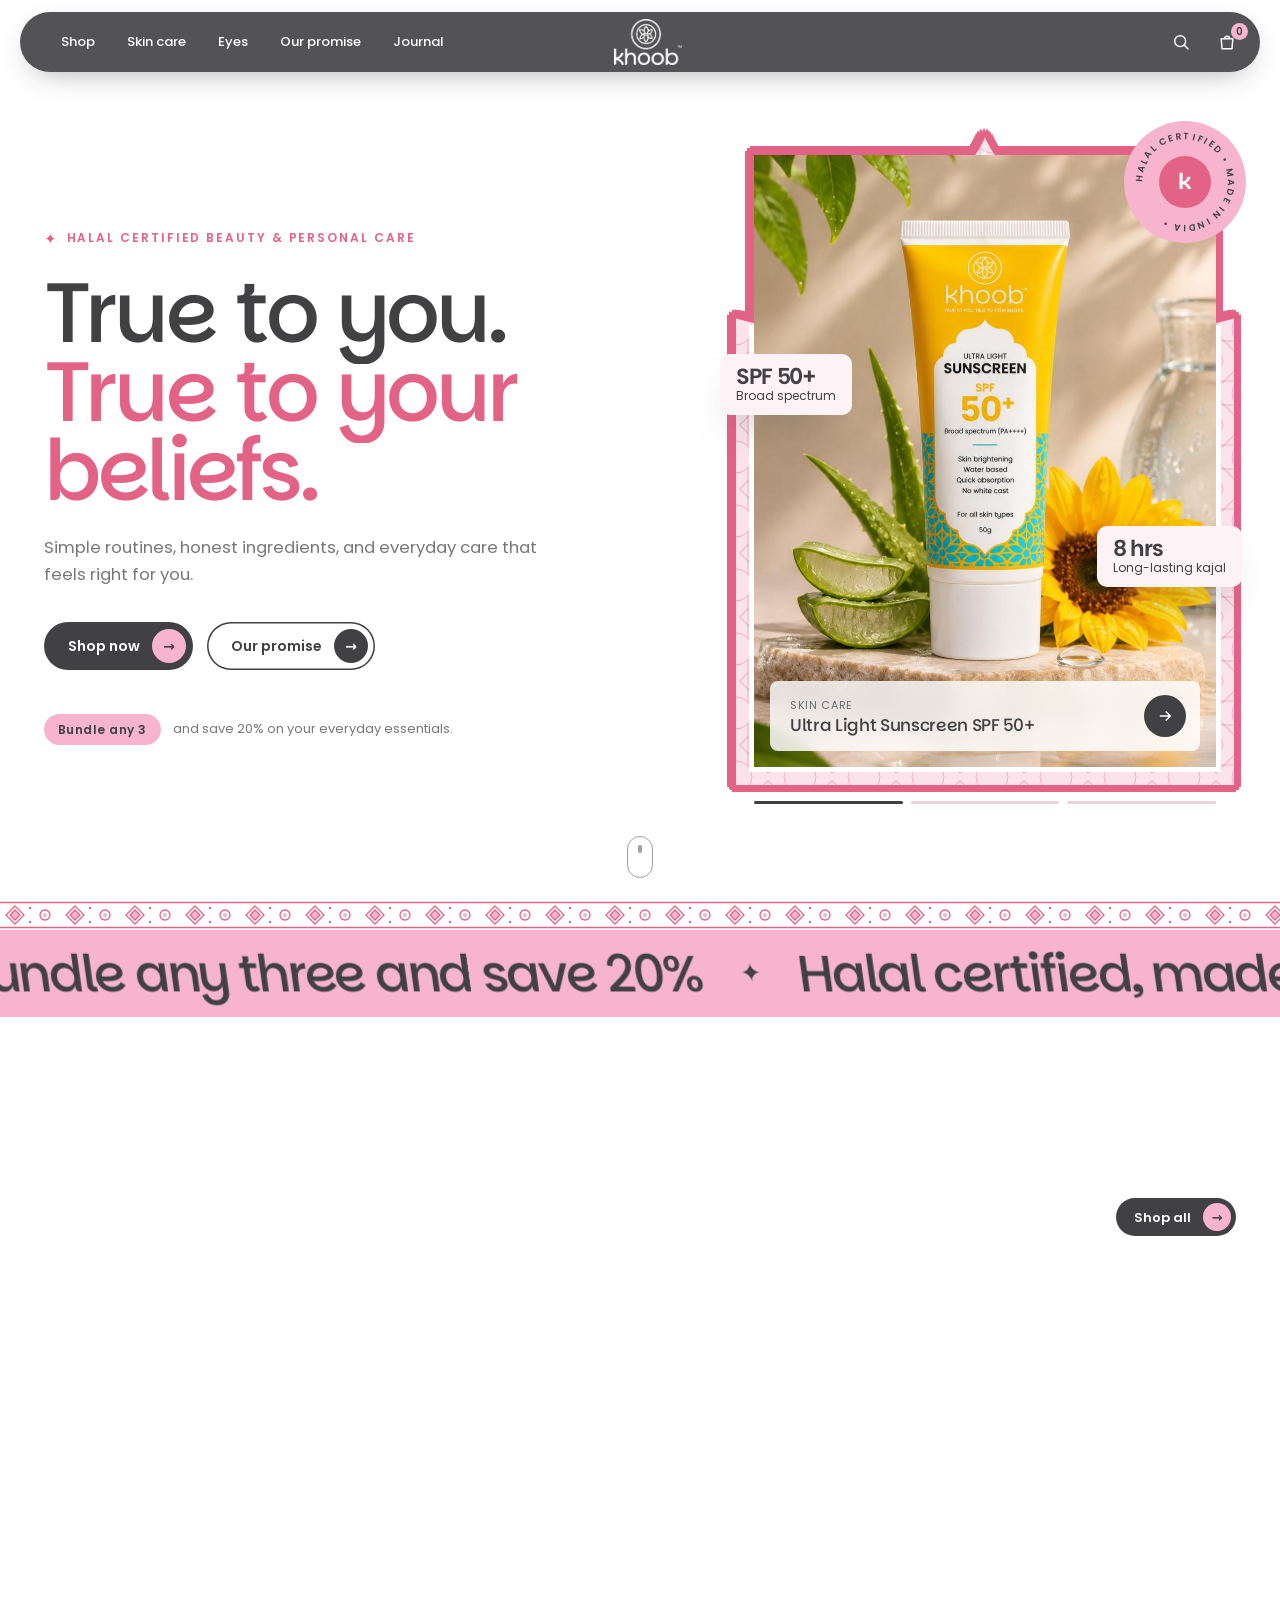
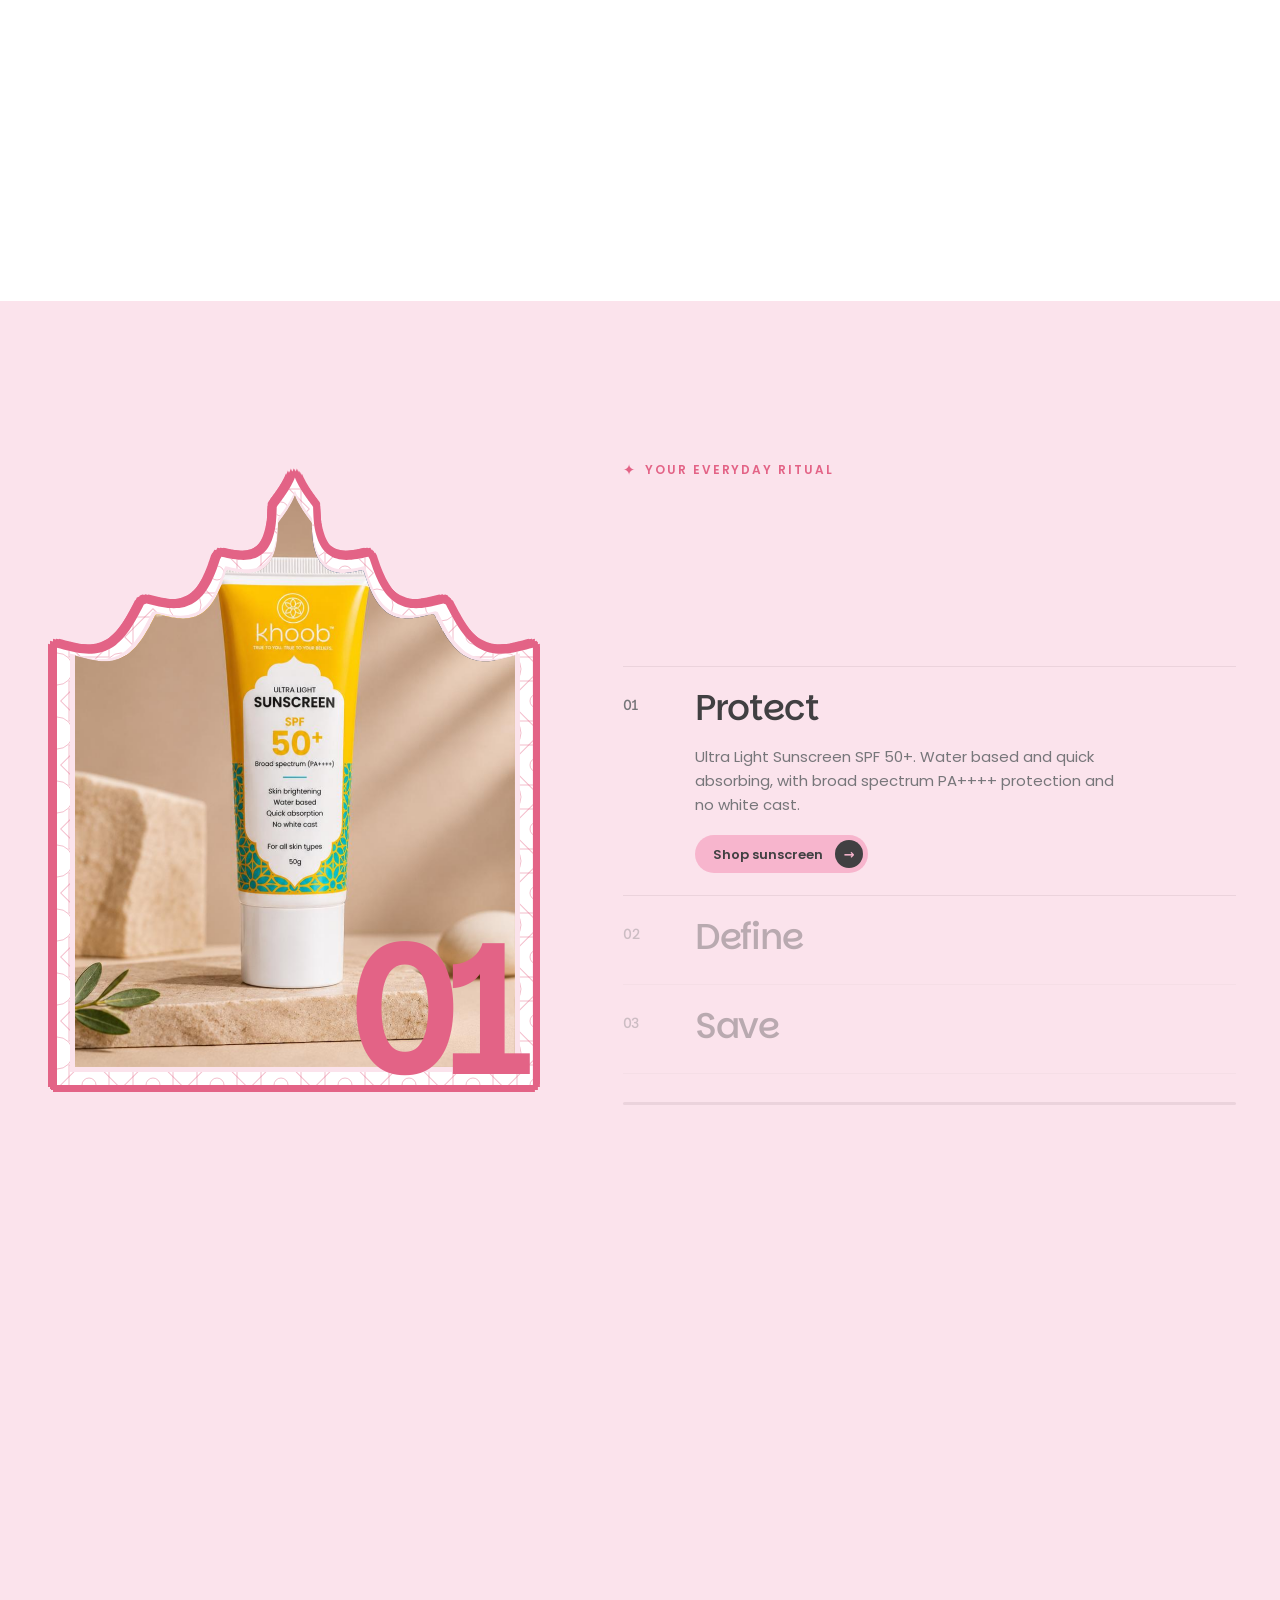
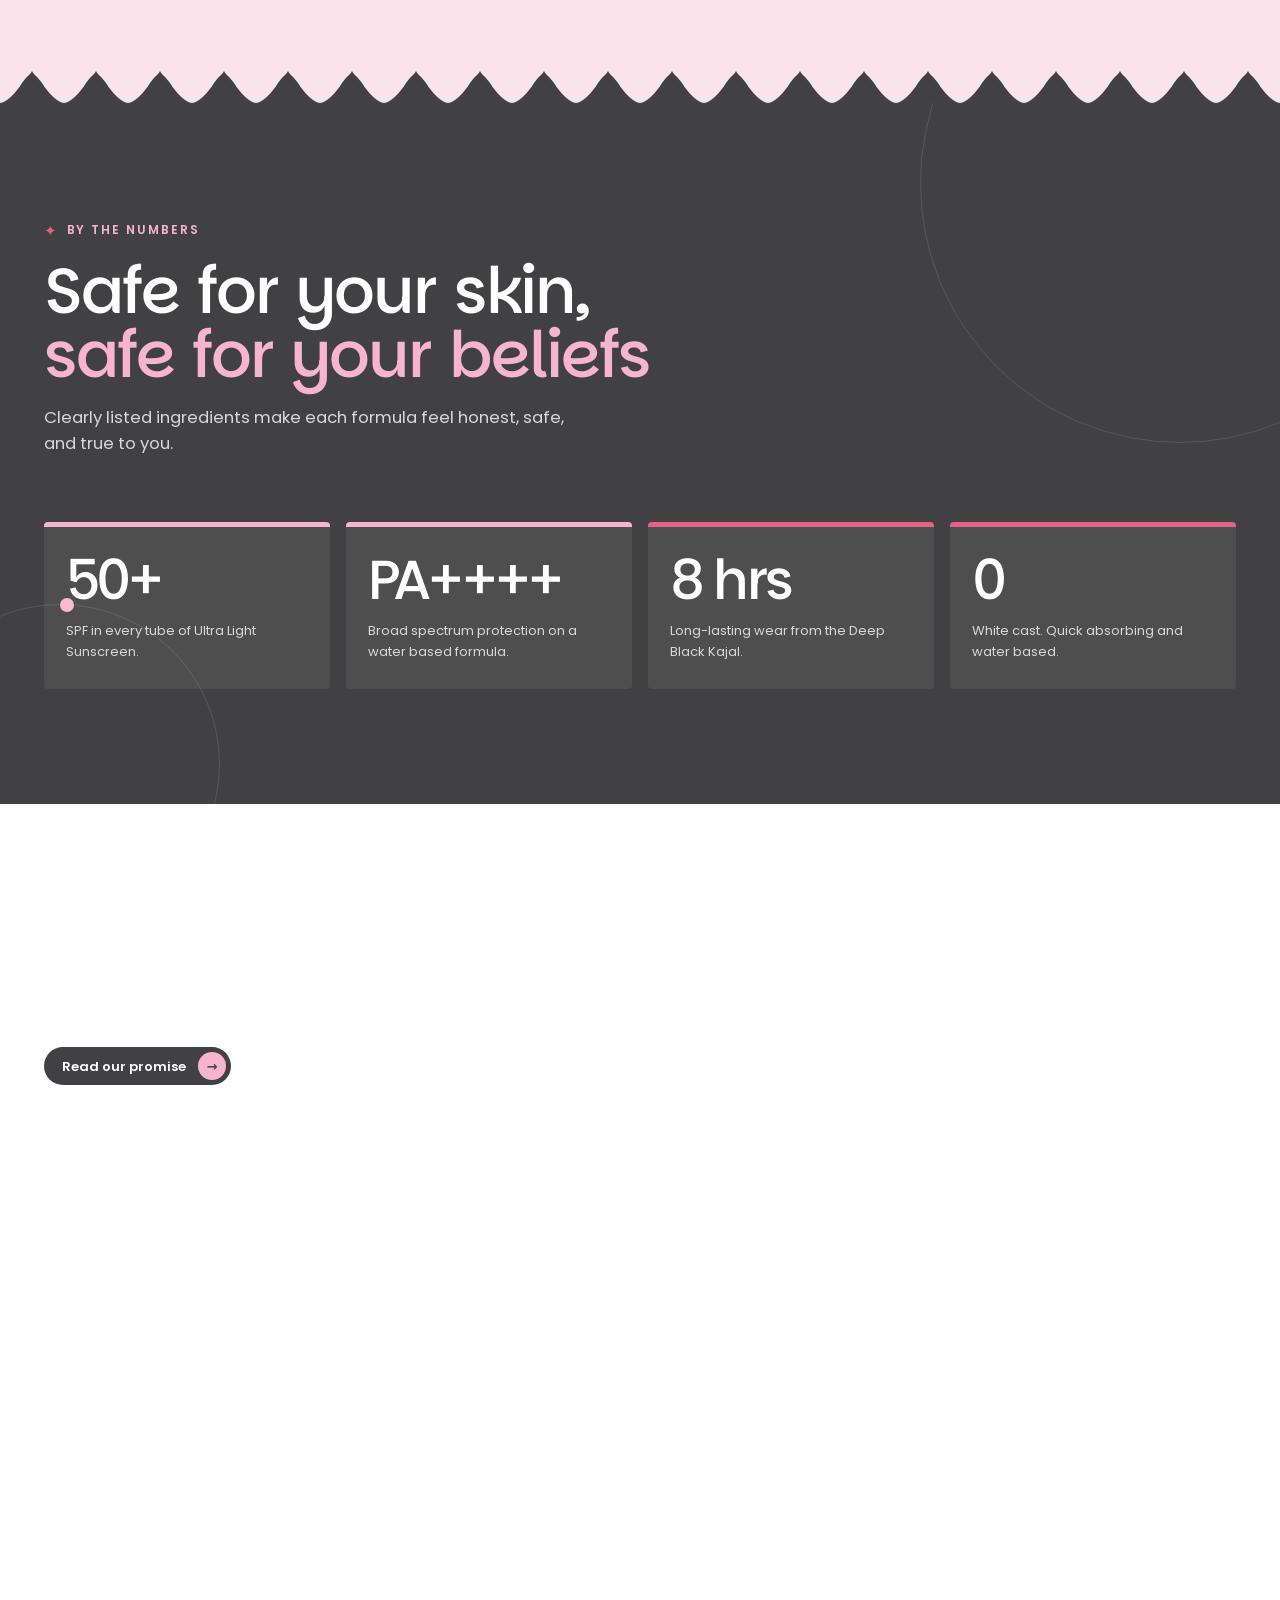
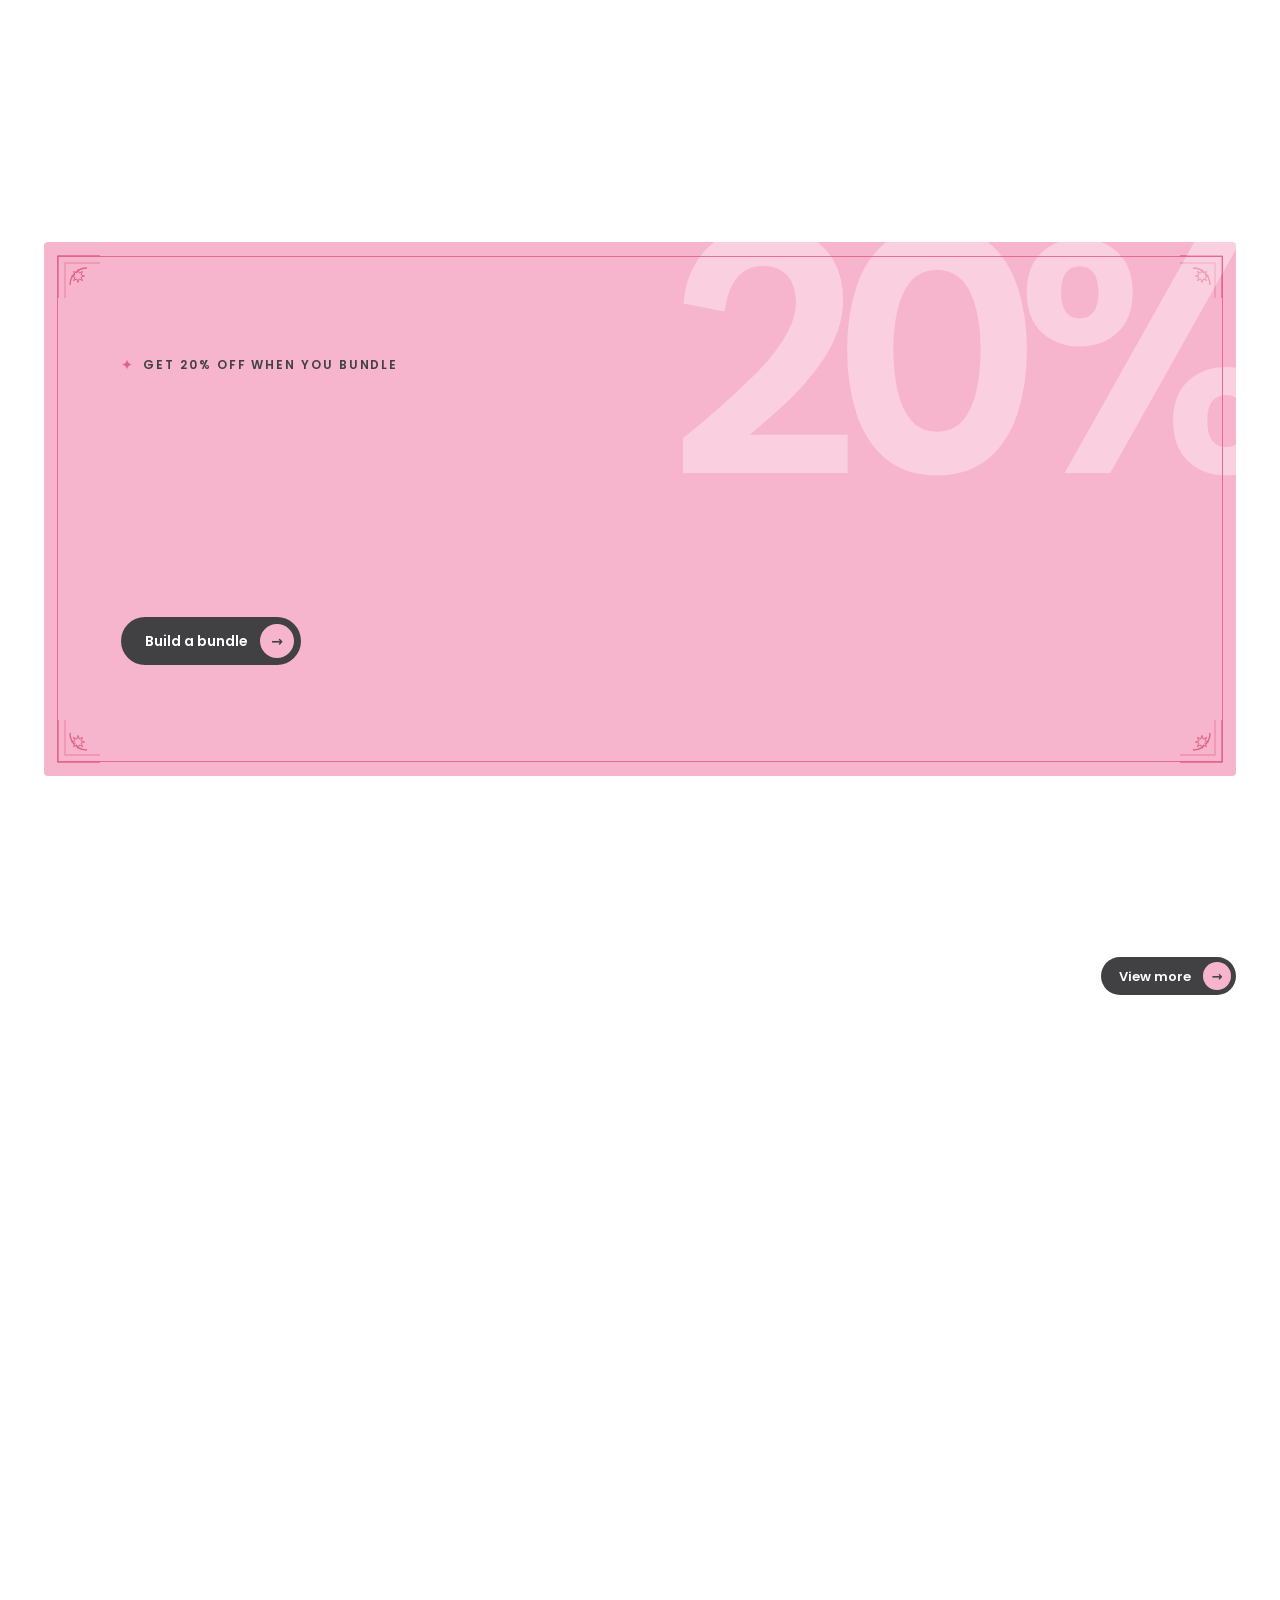
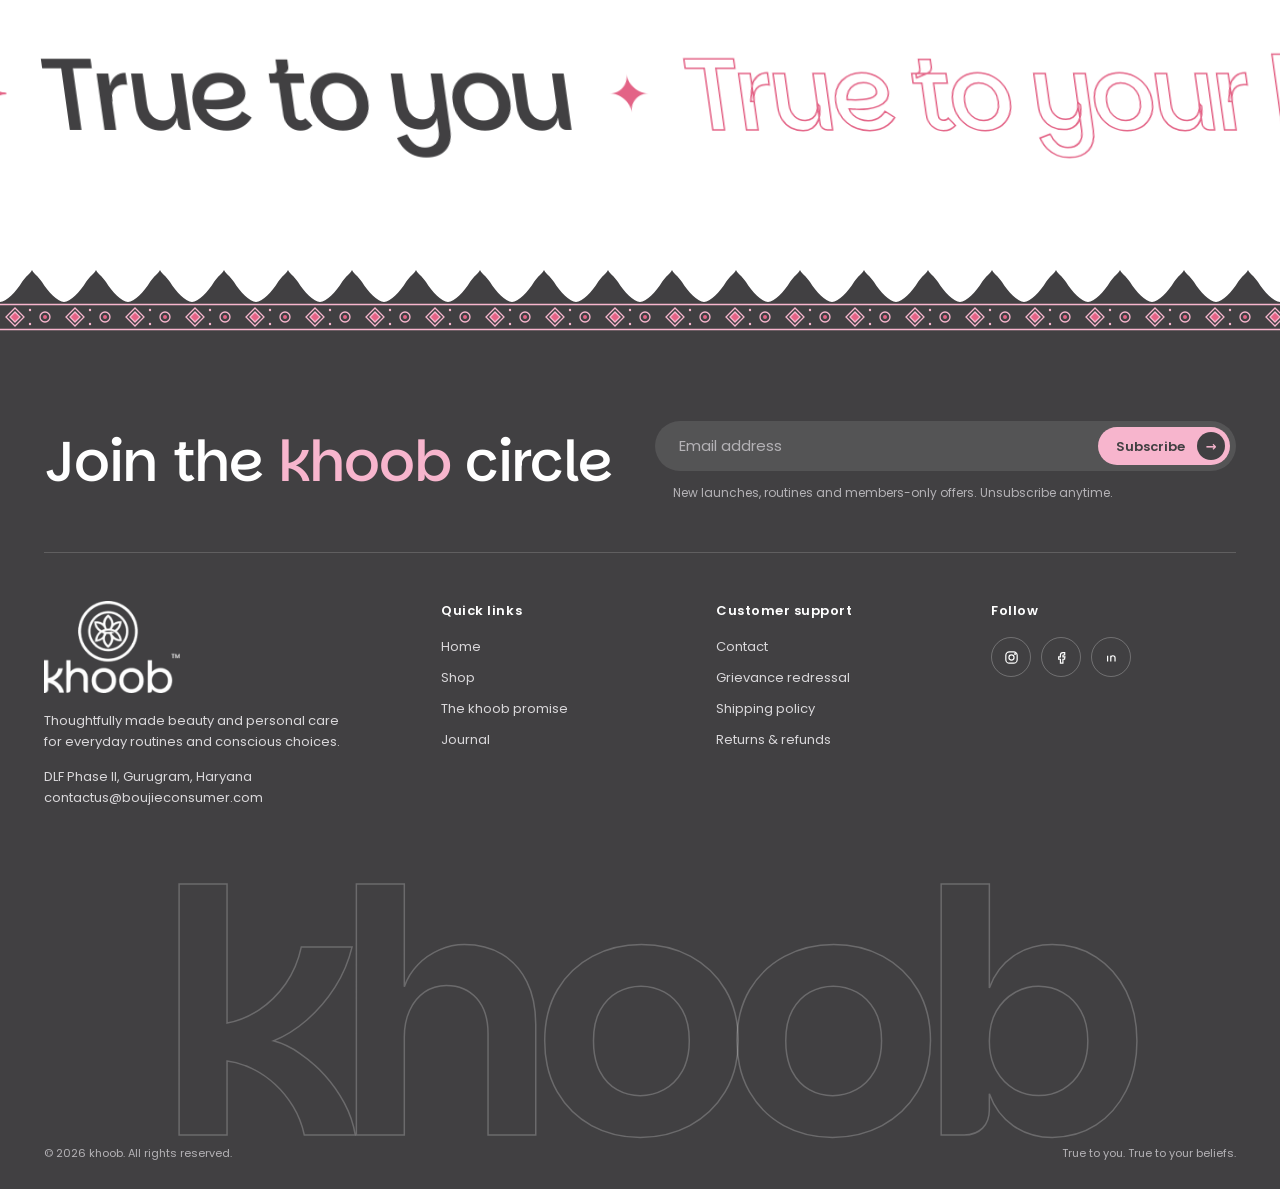
<file: index.html>
<!doctype html>
<html lang="en"><head><meta charset="utf-8"><meta name="viewport" content="width=device-width,initial-scale=1,viewport-fit=cover">
<title>khoob | Halal Certified Beauty & Personal Care</title><meta name="description" content="Halal certified beauty and personal care, made in India. Ultra Light Sunscreen SPF 50+, Deep Black Kajal and everyday duos that are true to you and true to your beliefs.">
<meta property="og:title" content="khoob | Halal Certified Beauty & Personal Care"><meta property="og:description" content="Halal certified beauty and personal care, made in India. Ultra Light Sunscreen SPF 50+, Deep Black Kajal and everyday duos that are true to you and true to your beliefs."><meta property="og:type" content="website">
<meta name="theme-color" content="#414042">
<link rel="icon" type="image/png" href="assets/img/favicon.png">
<link rel="preconnect" href="https://fonts.googleapis.com"><link rel="preconnect" href="https://fonts.gstatic.com" crossorigin>
<link rel="stylesheet" href="https://fonts.googleapis.com/css2?family=Parkinsans:wght@400;500;600;700&family=Poppins:wght@400;500;600&display=swap">
<link rel="stylesheet" href="assets/css/site.css"><link rel="stylesheet" href="assets/css/mughal-assets.css"><link rel="stylesheet" href="assets/css/mughal.css">
<script>(function(){var d=document.documentElement;d.classList.add("js");try{if(sessionStorage.getItem("kh_nav")){d.classList.add("cv-cover");sessionStorage.removeItem("kh_nav")}}catch(e){}setTimeout(function(){d.classList.remove("cv-cover")},4000)})()</script>
<noscript><style>.js [data-r]{opacity:1!important;transform:none!important}.w>span{transform:none!important}.ri img{clip-path:none!important;transform:none!important}.wm span{transform:none!important}</style></noscript>
</head><body><svg width="0" height="0" style="position:absolute" aria-hidden="true" focusable="false"><defs><clipPath id="mughal" clipPathUnits="objectBoundingBox"><path d="M0.0000 1.0000L0.0000 0.2800L0.0000 0.2800L0.0068 0.2815L0.0137 0.2829L0.0205 0.2843L0.0273 0.2856L0.0340 0.2868L0.0407 0.2878L0.0473 0.2886L0.0539 0.2893L0.0603 0.2897L0.0667 0.2899L0.0730 0.2898L0.0791 0.2895L0.0852 0.2888L0.0911 0.2879L0.0969 0.2866L0.1025 0.2850L0.1080 0.2831L0.1134 0.2808L0.1186 0.2783L0.1238 0.2754L0.1287 0.2721L0.1335 0.2686L0.1382 0.2648L0.1428 0.2607L0.1472 0.2563L0.1516 0.2517L0.1558 0.2469L0.1599 0.2419L0.1639 0.2367L0.1678 0.2313L0.1716 0.2258L0.1754 0.2202L0.1791 0.2146L0.1827 0.2089L0.1882 0.2074L0.1948 0.2087L0.2013 0.2100L0.2079 0.2112L0.2143 0.2123L0.2207 0.2132L0.2271 0.2140L0.2333 0.2146L0.2395 0.2149L0.2455 0.2151L0.2514 0.2149L0.2572 0.2146L0.2628 0.2139L0.2683 0.2129L0.2736 0.2116L0.2788 0.2100L0.2838 0.2081L0.2886 0.2058L0.2932 0.2033L0.2977 0.2004L0.3020 0.1972L0.3061 0.1937L0.3100 0.1899L0.3137 0.1859L0.3173 0.1816L0.3207 0.1770L0.3239 0.1722L0.3270 0.1672L0.3299 0.1621L0.3327 0.1568L0.3354 0.1513L0.3379 0.1458L0.3403 0.1402L0.3427 0.1346L0.3457 0.1303L0.3517 0.1313L0.3576 0.1323L0.3635 0.1332L0.3694 0.1340L0.3751 0.1347L0.3808 0.1352L0.3864 0.1355L0.3919 0.1356L0.3972 0.1354L0.4024 0.1350L0.4074 0.1344L0.4123 0.1335L0.4169 0.1323L0.4214 0.1308L0.4256 0.1290L0.4297 0.1269L0.4334 0.1245L0.4370 0.1218L0.4403 0.1188L0.4434 0.1155L0.4462 0.1119L0.4487 0.1081L0.4511 0.1040L0.4531 0.0997L0.4549 0.0952L0.4565 0.0905L0.4579 0.0856L0.4590 0.0805L0.4599 0.0753L0.4605 0.0700L0.4610 0.0646L0.4613 0.0592L0.4616 0.0539L0.4618 0.0487L0.4640 0.0457L0.4666 0.0431L0.4691 0.0405L0.4717 0.0379L0.4741 0.0352L0.4765 0.0326L0.4789 0.0299L0.4812 0.0272L0.4835 0.0245L0.4857 0.0217L0.4879 0.0189L0.4900 0.0160L0.4921 0.0131L0.4942 0.0101L0.4962 0.0070L0.4981 0.0038L0.5000 0.0000L0.5019 0.0038L0.5038 0.0070L0.5058 0.0101L0.5079 0.0131L0.5100 0.0160L0.5121 0.0189L0.5143 0.0217L0.5165 0.0245L0.5188 0.0272L0.5211 0.0299L0.5235 0.0326L0.5259 0.0352L0.5283 0.0379L0.5309 0.0405L0.5334 0.0431L0.5360 0.0457L0.5382 0.0487L0.5384 0.0539L0.5387 0.0592L0.5390 0.0646L0.5395 0.0700L0.5401 0.0753L0.5410 0.0805L0.5421 0.0856L0.5435 0.0905L0.5451 0.0952L0.5469 0.0997L0.5489 0.1040L0.5513 0.1081L0.5538 0.1119L0.5566 0.1155L0.5597 0.1188L0.5630 0.1218L0.5666 0.1245L0.5703 0.1269L0.5744 0.1290L0.5786 0.1308L0.5831 0.1323L0.5877 0.1335L0.5926 0.1344L0.5976 0.1350L0.6028 0.1354L0.6081 0.1356L0.6136 0.1355L0.6192 0.1352L0.6249 0.1347L0.6306 0.1340L0.6365 0.1332L0.6424 0.1323L0.6483 0.1313L0.6543 0.1303L0.6573 0.1346L0.6597 0.1402L0.6621 0.1458L0.6646 0.1513L0.6673 0.1568L0.6701 0.1621L0.6730 0.1672L0.6761 0.1722L0.6793 0.1770L0.6827 0.1816L0.6863 0.1859L0.6900 0.1899L0.6939 0.1937L0.6980 0.1972L0.7023 0.2004L0.7068 0.2033L0.7114 0.2058L0.7162 0.2081L0.7212 0.2100L0.7264 0.2116L0.7317 0.2129L0.7372 0.2139L0.7428 0.2146L0.7486 0.2149L0.7545 0.2151L0.7605 0.2149L0.7667 0.2146L0.7729 0.2140L0.7793 0.2132L0.7857 0.2123L0.7921 0.2112L0.7987 0.2100L0.8052 0.2087L0.8118 0.2074L0.8173 0.2089L0.8209 0.2146L0.8246 0.2202L0.8284 0.2258L0.8322 0.2313L0.8361 0.2367L0.8401 0.2419L0.8442 0.2469L0.8484 0.2517L0.8528 0.2563L0.8572 0.2607L0.8618 0.2648L0.8665 0.2686L0.8713 0.2721L0.8762 0.2754L0.8814 0.2783L0.8866 0.2808L0.8920 0.2831L0.8975 0.2850L0.9031 0.2866L0.9089 0.2879L0.9148 0.2888L0.9209 0.2895L0.9270 0.2898L0.9333 0.2899L0.9397 0.2897L0.9461 0.2893L0.9527 0.2886L0.9593 0.2878L0.9660 0.2868L0.9727 0.2856L0.9795 0.2843L0.9863 0.2829L0.9932 0.2815L1.0000 0.2800L1.0000 0.2800L1.0000 1.0000Z"/></clipPath><clipPath id="mughal-sm" clipPathUnits="objectBoundingBox"><path d="M0.0000 1.0000L0.0000 0.1500L0.0000 0.1500L0.0089 0.1514L0.0177 0.1528L0.0265 0.1542L0.0354 0.1555L0.0442 0.1566L0.0529 0.1577L0.0616 0.1586L0.0703 0.1593L0.0789 0.1598L0.0875 0.1601L0.0960 0.1602L0.1044 0.1600L0.1128 0.1596L0.1211 0.1589L0.1293 0.1580L0.1374 0.1567L0.1454 0.1552L0.1533 0.1533L0.1611 0.1512L0.1688 0.1488L0.1765 0.1462L0.1840 0.1432L0.1914 0.1400L0.1987 0.1366L0.2059 0.1329L0.2130 0.1290L0.2200 0.1249L0.2269 0.1206L0.2337 0.1161L0.2404 0.1116L0.2470 0.1069L0.2535 0.1021L0.2599 0.0973L0.2662 0.0924L0.2734 0.0912L0.2811 0.0925L0.2888 0.0938L0.2964 0.0949L0.3040 0.0960L0.3115 0.0969L0.3188 0.0977L0.3261 0.0983L0.3333 0.0987L0.3403 0.0990L0.3473 0.0989L0.3541 0.0987L0.3607 0.0982L0.3673 0.0974L0.3736 0.0964L0.3798 0.0950L0.3859 0.0934L0.3918 0.0915L0.3975 0.0893L0.4030 0.0868L0.4083 0.0841L0.4135 0.0811L0.4184 0.0778L0.4232 0.0742L0.4278 0.0705L0.4321 0.0665L0.4363 0.0623L0.4402 0.0580L0.4440 0.0535L0.4476 0.0488L0.4509 0.0440L0.4540 0.0391L0.4569 0.0342L0.4597 0.0293L0.4627 0.0252L0.4666 0.0231L0.4704 0.0210L0.4741 0.0189L0.4777 0.0167L0.4812 0.0146L0.4846 0.0124L0.4879 0.0101L0.4911 0.0078L0.4942 0.0054L0.4971 0.0029L0.5000 0.0000L0.5029 0.0029L0.5058 0.0054L0.5089 0.0078L0.5121 0.0101L0.5154 0.0124L0.5188 0.0146L0.5223 0.0167L0.5259 0.0189L0.5296 0.0210L0.5334 0.0231L0.5373 0.0252L0.5403 0.0293L0.5431 0.0342L0.5460 0.0391L0.5491 0.0440L0.5524 0.0488L0.5560 0.0535L0.5598 0.0580L0.5637 0.0623L0.5679 0.0665L0.5722 0.0705L0.5768 0.0742L0.5816 0.0778L0.5865 0.0811L0.5917 0.0841L0.5970 0.0868L0.6025 0.0893L0.6082 0.0915L0.6141 0.0934L0.6202 0.0950L0.6264 0.0964L0.6327 0.0974L0.6393 0.0982L0.6459 0.0987L0.6527 0.0989L0.6597 0.0990L0.6667 0.0987L0.6739 0.0983L0.6812 0.0977L0.6885 0.0969L0.6960 0.0960L0.7036 0.0949L0.7112 0.0938L0.7189 0.0925L0.7266 0.0912L0.7338 0.0924L0.7401 0.0973L0.7465 0.1021L0.7530 0.1069L0.7596 0.1116L0.7663 0.1161L0.7731 0.1206L0.7800 0.1249L0.7870 0.1290L0.7941 0.1329L0.8013 0.1366L0.8086 0.1400L0.8160 0.1432L0.8235 0.1462L0.8312 0.1488L0.8389 0.1512L0.8467 0.1533L0.8546 0.1552L0.8626 0.1567L0.8707 0.1580L0.8789 0.1589L0.8872 0.1596L0.8956 0.1600L0.9040 0.1602L0.9125 0.1601L0.9211 0.1598L0.9297 0.1593L0.9384 0.1586L0.9471 0.1577L0.9558 0.1566L0.9646 0.1555L0.9735 0.1542L0.9823 0.1528L0.9911 0.1514L1.0000 0.1500L1.0000 0.1500L1.0000 1.0000Z"/></clipPath></defs></svg><a class="sr" href="#main">Skip to content</a>
<div class="cv" aria-hidden="true"><span></span><span></span><span></span><span></span><span></span><b><img src="assets/img/logo-white.png" alt=""></b></div>
<div class="progress" aria-hidden="true"></div><div class="cur" aria-hidden="true"></div>
<header class="hd"><nav aria-label="Main"><ul><li><a href="shop.html">Shop</a></li><li><a href="shop.html?cat=Skin%20care">Skin care</a></li><li><a href="shop.html?cat=Eyes">Eyes</a></li><li><a href="our-promise.html">Our promise</a></li><li><a href="journal.html">Journal</a></li></ul>
<button class="ib burger" data-menu aria-label="Menu" aria-expanded="false"><svg viewBox="0 0 24 24"><path d="M4 8h16M4 16h16"/></svg></button></nav>
<a class="logo" href="index.html" aria-label="khoob home"><img src="assets/img/logo-white.png" alt="khoob" width="208" height="140"></a>
<div class="rt"><button class="ib" data-search aria-label="Search products"><svg viewBox="0 0 24 24"><circle cx="11" cy="11" r="6.5"/><path d="M16 16l4.5 4.5"/></svg></button><button class="ib" data-cart aria-label="Open bag"><svg viewBox="0 0 24 24"><path d="M5 8h14l-1 12H6zM9 8a3 3 0 0 1 6 0"/></svg><span class="cnt">0</span></button></div></header>
<div class="mnav" aria-label="Menu"><div><a class="big" href="index.html"><span style="--i:0">Home</span></a><a class="big" href="shop.html"><span style="--i:1">Shop</span></a><a class="big" href="shop.html?cat=Skin%20care"><span style="--i:2">Skin care</span></a><a class="big" href="shop.html?cat=Eyes"><span style="--i:3">Eyes</span></a><a class="big" href="shop.html?cat=Duos"><span style="--i:4">Duos</span></a><a class="big" href="our-promise.html"><span style="--i:5">Our promise</span></a><a class="big" href="journal.html"><span style="--i:6">Journal</span></a><a class="big" href="contact.html"><span style="--i:7">Contact</span></a></div>
<div class="mf"><small>Halal beauty & personal care,<br>made in India.</small><small><a href="mailto:contactus@boujieconsumer.com">contactus@boujieconsumer.com</a></small></div></div>
<div class="srch" role="dialog" aria-label="Search"><div class="sp"><form><svg viewBox="0 0 24 24"><circle cx="11" cy="11" r="6.5"/><path d="M16 16l4.5 4.5"/></svg><input type="search" placeholder="Search sunscreen, kajal, duos…" aria-label="Search products" autocomplete="off"><button type="button" class="xb" data-close aria-label="Close search"><svg viewBox="0 0 24 24"><path d="M5 5l14 14M19 5L5 19"/></svg></button></form><div class="sres"></div><div class="chipsrow"><span class="muted">Browse:</span><a href="shop.html?cat=Skin%20care">Skin care</a><a href="shop.html?cat=Eyes">Eyes</a><a href="shop.html?cat=Duos">Duos</a></div></div></div><main id="main">
<section class="hero" aria-label="Welcome">
<div class="blob a" data-speed="-.05" aria-hidden="true"></div><div class="blob b" data-speed=".08" aria-hidden="true"></div><div class="blob c" data-speed="-.1" aria-hidden="true"></div>
<div class="wrap hero-grid"><div>
<span class="eyebrow" data-r>Halal certified beauty &amp; personal care</span>
<h1 class="h-xl" data-split style="--d:.1s">True to you.<br><em>True to your beliefs.</em></h1>
<p class="lead" data-r style="--d:.5s">Simple routines, honest ingredients, and everyday care that feels right for you.</p>
<div class="hero-cta" data-r style="--d:.65s"><a class="btn navy mag" href="shop.html" >Shop now <i>→</i></a><a class="btn ghost mag" href="our-promise.html" >Our promise <i>→</i></a></div>
<div class="hero-note" data-r style="--d:.8s"><b>Bundle any 3</b><span>and save 20% on your everyday essentials.</span></div></div>
<div class="hero-art" data-r="scale" style="--d:.25s" data-hero>
<div class="frame"><div class="arch"><div class="sl"><img src="assets/img/s1.jpg" alt="Ultra Light Sunscreen SPF 50+" fetchpriority="high"><div class="cap"><div><small>Skin care</small><b>Ultra Light Sunscreen SPF 50+</b></div><a class="go" href="product-ultra-light-sunscreen-spf-50.html" aria-label="View Ultra Light Sunscreen SPF 50+"><svg viewBox="0 0 24 24"><path d="M5 12h14M13 6l6 6-6 6"/></svg></a></div></div><div class="sl"><img src="assets/img/kp1.jpg" alt="Deep Black Kajal" ><div class="cap"><div><small>Eyes</small><b>Deep Black Kajal</b></div><a class="go" href="product-deep-black-kajal.html" aria-label="View Deep Black Kajal"><svg viewBox="0 0 24 24"><path d="M5 12h14M13 6l6 6-6 6"/></svg></a></div></div><div class="sl"><img src="assets/img/duo1.jpg" alt="The Everyday Duo" ><div class="cap"><div><small>Duos</small><b>The Everyday Duo</b></div><a class="go" href="product-the-everyday-duo.html" aria-label="View The Everyday Duo"><svg viewBox="0 0 24 24"><path d="M5 12h14M13 6l6 6-6 6"/></svg></a></div></div></div></div>
<div class="hero-ctl"><button aria-label="Show slide 1"><b></b></button><button aria-label="Show slide 2"><b></b></button><button aria-label="Show slide 3"><b></b></button></div>
<div class="fl f1" data-depth="26"><div><b>SPF 50+</b>Broad spectrum</div></div>
<div class="fl f2" data-depth="-20"><div><b>8 hrs</b>Long-lasting kajal</div></div>
<div class="seal" data-depth="14" aria-hidden="true"><svg viewBox="0 0 128 128"><circle cx="64" cy="64" r="64"/><path id="sc" d="M64,64 m-45,0 a45,45 0 1,1 90,0 a45,45 0 1,1 -90,0" fill="none"/><text><textPath href="#sc">Halal certified • Made in India • </textPath></text></svg><div class="core"><span>k</span></div></div>
</div></div><div class="scrollcue" aria-hidden="true"></div></section>
<div class="rugband" aria-hidden="true"></div><div class="mq band"  aria-hidden="true"><div class="mq-track"><span>Bundle any three and save 20%</span><span>Halal certified, made in India</span><span>Cruelty free care</span><span>No white cast</span><span>Vegan kajal</span><span>Bundle any three and save 20%</span><span>Halal certified, made in India</span><span>Cruelty free care</span><span>No white cast</span><span>Vegan kajal</span></div></div>

<section class="sec"><div class="wrap"><div class="shead"><div><span class="eyebrow" data-r>The essentials</span><h2 class="h-lg" data-split>Shop the <em>essentials</em></h2></div><a class="btn navy sm mag" href="shop.html" >Shop all <i>→</i></a></div>
<div class="grid"><article class="card" data-id="1" data-cat="Skin care" data-price="399" data-off="11" data-name="ultra light sunscreen spf 50+" data-r style="--d:0s">
<div class="imw"><a class="im" href="product-ultra-light-sunscreen-spf-50.html" aria-label="Ultra Light Sunscreen SPF 50+"><span class="badge">11% off</span><img src="assets/img/s1.jpg" alt="Ultra Light Sunscreen SPF 50+" loading="lazy"><img src="assets/img/s2.jpg" alt="" loading="lazy"></a></div>
<button class="qa" data-add="1" aria-label="Add Ultra Light Sunscreen SPF 50+ to bag"><span>Add to bag</span><i>+</i></button>
<div class="meta"><div><small>Skin care · 50 g</small><a class="nm" href="product-ultra-light-sunscreen-spf-50.html">Ultra Light Sunscreen SPF 50+</a></div><div class="price"><b>₹399</b><s>₹449</s></div></div></article><article class="card" data-id="2" data-cat="Eyes" data-price="200" data-off="11" data-name="deep black kajal" data-r style="--d:0.09s">
<div class="imw"><a class="im" href="product-deep-black-kajal.html" aria-label="Deep Black Kajal"><span class="badge">11% off</span><img src="assets/img/kp1.jpg" alt="Deep Black Kajal" loading="lazy"><img src="assets/img/k1.jpg" alt="" loading="lazy"></a></div>
<button class="qa" data-add="2" aria-label="Add Deep Black Kajal to bag"><span>Add to bag</span><i>+</i></button>
<div class="meta"><div><small>Eyes · 3.5 g</small><a class="nm" href="product-deep-black-kajal.html">Deep Black Kajal</a></div><div class="price"><b>₹200</b><s>₹225</s></div></div></article><article class="card" data-id="3" data-cat="Duos" data-price="539" data-off="20" data-name="the everyday duo" data-r style="--d:0.18s">
<div class="imw"><a class="im" href="product-the-everyday-duo.html" aria-label="The Everyday Duo"><span class="badge">20% off</span><img src="assets/img/duo1.jpg" alt="The Everyday Duo" loading="lazy"><img src="assets/img/s2.jpg" alt="" loading="lazy"></a></div>
<button class="qa" data-add="3" aria-label="Add The Everyday Duo to bag"><span>Add to bag</span><i>+</i></button>
<div class="meta"><div><small>Duos · Sunscreen + Kajal</small><a class="nm" href="product-the-everyday-duo.html">The Everyday Duo</a></div><div class="price"><b>₹539</b><s>₹674</s></div></div></article><article class="card" data-id="4" data-cat="Duos" data-price="719" data-off="20" data-name="sunscreen duo" data-r style="--d:0.27s">
<div class="imw"><a class="im" href="product-sunscreen-duo.html" aria-label="Sunscreen Duo"><span class="badge">20% off</span><img src="assets/img/duo2.jpg" alt="Sunscreen Duo" loading="lazy"><img src="assets/img/s1.jpg" alt="" loading="lazy"></a></div>
<button class="qa" data-add="4" aria-label="Add Sunscreen Duo to bag"><span>Add to bag</span><i>+</i></button>
<div class="meta"><div><small>Duos · 2 × 50 g</small><a class="nm" href="product-sunscreen-duo.html">Sunscreen Duo</a></div><div class="price"><b>₹719</b><s>₹898</s></div></div></article></div></div></section>

<section class="ritual" aria-label="Your everyday ritual"><div class="ritual-in wrap">
<div class="rstage"><div class="frame"><div class="rarch"><div class="sl"><img src="assets/img/s2.jpg" alt="" loading="lazy"></div><div class="sl"><img src="assets/img/kp1.jpg" alt="" loading="lazy"></div><div class="sl"><img src="assets/img/duo1.jpg" alt="" loading="lazy"></div></div></div>
<div class="rnum" aria-hidden="true"><span><b>01</b><b>02</b><b>03</b></span></div></div>
<div class="rtext"><span class="eyebrow hm">Your everyday ritual</span><h2 class="h-lg" data-split>Three steps, <em>zero fuss</em></h2>
<div class="rsteps">
<div class="rstep"><span class="n">01</span><h3>Protect</h3><div class="b"><div><p>Ultra Light Sunscreen SPF 50+. Water based and quick absorbing, with broad spectrum PA++++ protection and no white cast.</p><a class="btn sm" href="product-ultra-light-sunscreen-spf-50.html" >Shop sunscreen <i>→</i></a></div></div></div>
<div class="rstep"><span class="n">02</span><h3>Define</h3><div class="b"><div><p>Deep Black Kajal. Long lasting for 8 hours, water-proof, smudge-proof and vegan, with smooth, comfortable wear.</p><a class="btn sm" href="product-deep-black-kajal.html" >Shop kajal <i>→</i></a></div></div></div>
<div class="rstep"><span class="n">03</span><h3>Save</h3><div class="b"><div><p>Pair your favourites in a duo, or bundle any three, and the savings add up automatically.</p><a class="btn sm" href="shop.html?cat=Duos" >Shop duos <i>→</i></a></div></div></div>
</div><div class="rbar" aria-hidden="true"><b></b></div></div></div></section>

<div class="arcade s on-blush" aria-hidden="true"></div><section class="stats sec"><div class="deco-ring" style="width:520px;height:520px;right:-160px;top:-180px" aria-hidden="true"></div><div class="deco-ring" style="width:320px;height:320px;left:-100px;bottom:-120px;animation-direction:reverse" aria-hidden="true"></div>
<div class="wrap" style="position:relative"><span class="eyebrow" data-r style="color:var(--gold)">By the numbers</span><h2 class="h-lg" data-split style="margin-top:16px">Safe for your skin,<br><em>safe for your beliefs</em></h2>
<p class="lead" data-r style="margin-top:18px">Clearly listed ingredients make each formula feel honest, safe, and true to you.</p>
<div class="sgrid"><div class="stat"><b data-count="50" data-suffix="+">0+</b><span>SPF in every tube of Ultra Light Sunscreen.</span></div><div class="stat" style="transition-delay:.1s"><b>PA++++</b><span>Broad spectrum protection on a water based formula.</span></div><div class="stat"><b data-count="8" data-suffix=" hrs">0 hrs</b><span>Long-lasting wear from the Deep Black Kajal.</span></div><div class="stat"><b data-count="0">0</b><span>White cast. Quick absorbing and water based.</span></div></div></div></section>

<section class="sec"><div class="wrap"><div class="shead"><div><span class="eyebrow" data-r>The khoob promise</span><h2 class="h-lg" data-split>Care designed to <em>feel true to you</em></h2></div><a class="btn navy sm mag" href="our-promise.html" >Read our promise <i>→</i></a></div><div class="pgrid"><div class="pc" data-r style="--d:0s"><span class="no">01</span><div class="ic"><svg viewBox="0 0 24 24"><path d="M2 12s3.6-6.5 10-6.5S22 12 22 12s-3.6 6.5-10 6.5S2 12 2 12z"/><circle cx="12" cy="12" r="3"/></svg></div><div><h3>100% Transparent Formulas</h3><p>Clearly listed ingredients make each formula feel honest, safe, and true to you.</p></div></div><div class="pc" data-r style="--d:0.1s"><span class="no">02</span><div class="ic"><svg viewBox="0 0 24 24"><path d="M12 20s-7.5-4.6-7.5-10A4.5 4.5 0 0 1 12 7.2 4.5 4.5 0 0 1 19.5 10c0 5.4-7.5 10-7.5 10z"/></svg></div><div><h3>Conscious Beauty Promise</h3><p>Beauty that feels aligned with who you are and what you value.</p></div></div><div class="pc" data-r style="--d:0.2s"><span class="no">03</span><div class="ic"><svg viewBox="0 0 24 24"><circle cx="12" cy="12" r="4"/><path d="M12 2.5v2.2M12 19.3v2.2M2.5 12h2.2M19.3 12h2.2M5.3 5.3l1.6 1.6M17.1 17.1l1.6 1.6M5.3 18.7l1.6-1.6M17.1 6.9l1.6-1.6"/></svg></div><div><h3>Daily Ritual Care</h3><p>Simple steps that make conscious beauty feel natural every morning.</p></div></div><div class="pc" data-r style="--d:0s"><span class="no">04</span><div class="ic"><svg viewBox="0 0 24 24"><path d="M5 12.5l4.5 4.5L19 7.5"/></svg></div><div><h3>Only Verified Ingredients</h3><p>Every ingredient is checked and clearly listed before it goes into a formula.</p></div></div><div class="pc" data-r style="--d:0.1s"><span class="no">05</span><div class="ic"><svg viewBox="0 0 24 24"><path d="M5 19c0-9 5-14 15-14 0 10-5 15-14 15"/><path d="M5 19c3-4 6-6.5 10-8"/></svg></div><div><h3>Cruelty Free Care</h3><p>Made with kindness and care, without animal testing or compromise.</p></div></div><div class="pc" data-r style="--d:0.2s"><span class="no">06</span><div class="ic"><svg viewBox="0 0 24 24"><path d="M20 14.5A8.5 8.5 0 0 1 9.5 4a8.5 8.5 0 1 0 10.5 10.5z"/></svg></div><div><h3>Belief-Aligned Beauty</h3><p>Formulas crafted with respect for the values you live by every day.</p></div></div></div></div></section>

<section class="wrap"><div class="bnd rug"><div class="pct" data-speed=".05" aria-hidden="true">20%</div>
<div style="position:relative"><span class="eyebrow" style="color:var(--navy)">Get 20% off when you bundle</span><h2 class="h-lg" data-split>Better together, <em>better value</em></h2><p data-r>Bundle your favourites and enjoy extra savings on everyday essentials.</p><a class="btn navy mag" href="shop.html" >Build a bundle <i>→</i></a></div>
<div class="stack" aria-hidden="true"><div class="ri" style="--d:.1s"><img src="assets/img/s3.jpg" alt="" loading="lazy"></div><div class="ri" style="--d:.3s"><img src="assets/img/kp2.jpg" alt="" loading="lazy"></div></div></div></section>

<section class="sec"><div class="wrap"><div class="shead"><div><span class="eyebrow" data-r>The journal</span><h2 class="h-lg" data-split>Knowledge for <em>conscious care</em></h2></div><a class="btn navy sm mag" href="journal.html" >View more <i>→</i></a></div><div class="posts "><a class="post" data-r style="--d:0s" href="https://shopkhoob.com/blogs/care/alcohol-in-skincare-which-types-matter-and-which-dont" target="_blank" rel="noopener"><div class="pi ri"><img src="assets/img/s3.jpg" alt="" loading="lazy"></div><span class="tag">Clean Formulation</span><h3><span>Alcohol in Skincare: Which Types Matter (and Which Don’t)</span></h3><small>03 Nov 2026</small></a><a class="post" data-r style="--d:0.12s" href="https://shopkhoob.com/blogs/care/animal-derived-ingredients-hiding-in-your-beauty-products" target="_blank" rel="noopener"><div class="pi ri"><img src="assets/img/k1.jpg" alt="" loading="lazy"></div><span class="tag">Ingredients</span><h3><span>Animal-Derived Ingredients Hiding in Your Beauty Products</span></h3><small>19 Oct 2026</small></a><a class="post" data-r style="--d:0.24s" href="https://shopkhoob.com/blogs/care/how-to-choose-a-sunscreen-that-doesnt-leave-a-white-cast" target="_blank" rel="noopener"><div class="pi ri"><img src="assets/img/sw.jpg" alt="" loading="lazy"></div><span class="tag">SPF Guide</span><h3><span>How to Choose a Sunscreen That Doesn’t Leave a White Cast</span></h3><small>16 Aug 2026</small></a></div></div></section>
<div class="mq " data-rev="1" aria-hidden="true"><div class="mq-track"><span>True to you</span><span class="o">True to your beliefs</span><span>True to you</span><span class="o">True to your beliefs</span></div></div></main><div class="arcade" aria-hidden="true"></div><footer class="ft"><div class="rugband dk" aria-hidden="true"></div><div class="wrap">
<div class="ft-top"><h2 class="h-lg" data-split>Join the <em>khoob</em> circle</h2>
<div><form class="nl" data-toast-form="Thanks, you’re on the list"><input required type="email" placeholder="Email address" aria-label="Email address"><button class="btn sm">Subscribe <i>→</i></button></form><p class="ft-note">New launches, routines and members-only offers. Unsubscribe anytime.</p></div></div>
<div class="fcols"><div><div class="logo"><img src="assets/img/logo-white.png" alt="khoob" width="208" height="140"></div><p>Thoughtfully made beauty and personal care for everyday routines and conscious choices.</p><p>DLF Phase II, Gurugram, Haryana<br><a href="mailto:contactus@boujieconsumer.com" style="display:inline;background:none">contactus@boujieconsumer.com</a></p></div>
<div><h4>Quick links</h4><a href="index.html">Home</a><a href="shop.html">Shop</a><a href="our-promise.html">The khoob promise</a><a href="journal.html">Journal</a></div>
<div><h4>Customer support</h4><a href="contact.html">Contact</a><a href="https://shopkhoob.com/pages/contact#khoob-grievance" target="_blank" rel="noopener">Grievance redressal</a><a href="https://shopkhoob.com/pages/shipping-policy" target="_blank" rel="noopener">Shipping policy</a><a href="https://shopkhoob.com/pages/returns-refunds" target="_blank" rel="noopener">Returns &amp; refunds</a></div>
<div><h4>Follow</h4><div class="soc"><a href="https://www.instagram.com/itskhoob" target="_blank" rel="noopener" aria-label="Instagram"><svg viewBox="0 0 24 24"><rect x="4" y="4" width="16" height="16" rx="5"/><circle cx="12" cy="12" r="3.6"/><circle cx="17" cy="7" r=".6"/></svg></a><a href="https://www.facebook.com/khoobtm" target="_blank" rel="noopener" aria-label="Facebook"><svg viewBox="0 0 24 24"><path d="M14 8.5h2.5V5H14c-2.2 0-3.5 1.4-3.5 3.6V11H8v3.5h2.5V20H14v-5.5h2.3l.5-3.5H14V9.2c0-.5.2-.7.7-.7z"/></svg></a><a href="http://linkedin.com/company/khoob%E2%84%A2/" target="_blank" rel="noopener" aria-label="LinkedIn"><svg viewBox="0 0 24 24"><path d="M6.5 9.5v8M6.5 6v.1M11 17.5v-8M11 12.5c0-2 1.3-3 3-3s3 1 3 3v5"/></svg></a></div></div></div>
</div><div class="wm" aria-hidden="true"><span style="--i:0">k</span><span style="--i:1">h</span><span style="--i:2">o</span><span style="--i:3">o</span><span style="--i:4">b</span></div>
<div class="wrap legal"><span>© 2026 khoob. All rights reserved.</span><span>True to you. True to your beliefs.</span></div></footer>
<div class="scrim" data-close></div>
<aside class="drawer" aria-label="Bag" aria-hidden="true"><div class="dh"><h3>Your bag</h3><button class="xb" data-close aria-label="Close bag"><svg viewBox="0 0 24 24"><path d="M5 5l14 14M19 5L5 19"/></svg></button></div><div class="free"><b></b></div><p class="free-t"></p><div class="lines"></div><div class="sum"></div></aside>
<div class="toast" role="status" aria-live="polite"></div>
<script src="assets/js/data.js"></script><script src="assets/js/site.js" defer></script></body></html>
</file>
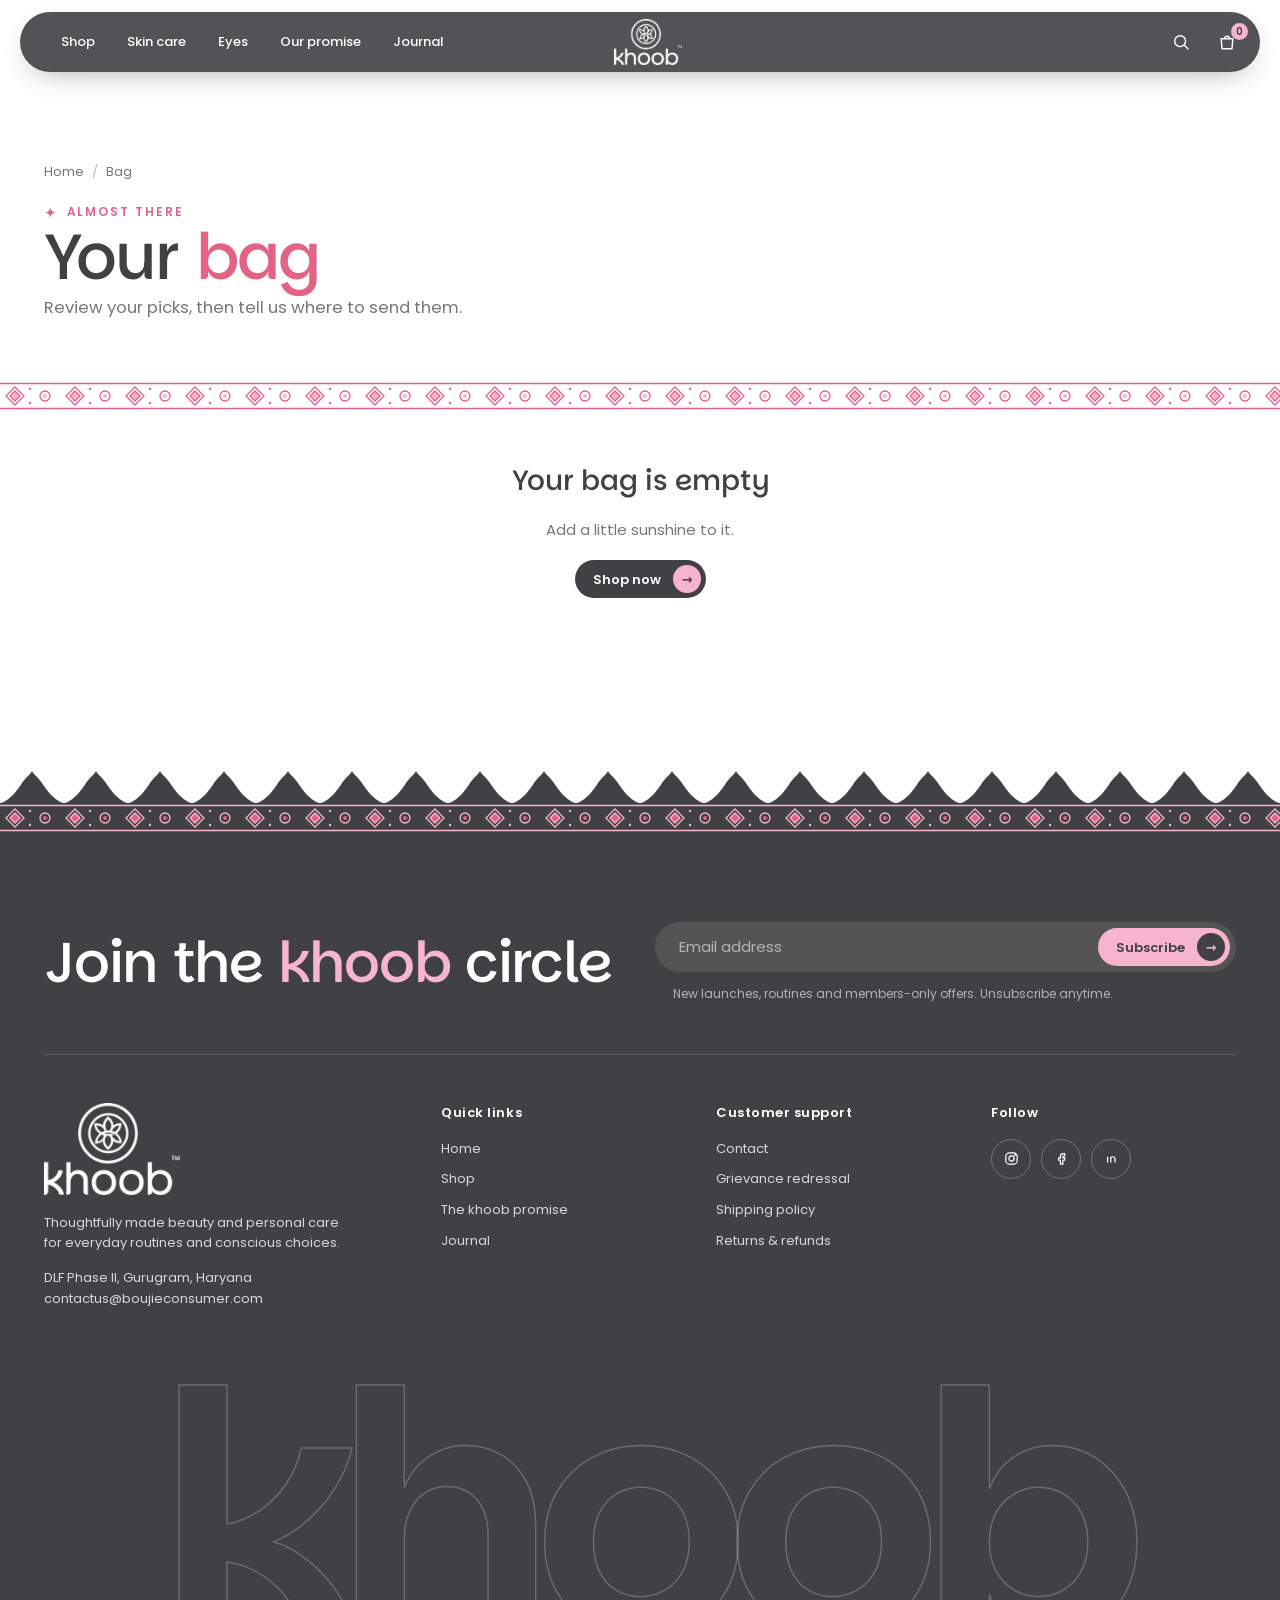
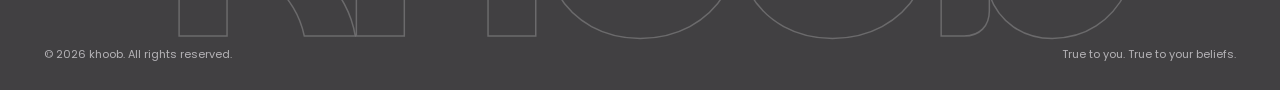
<file: cart.html>
<!doctype html>
<html lang="en"><head><meta charset="utf-8"><meta name="viewport" content="width=device-width,initial-scale=1,viewport-fit=cover">
<title>Your bag | khoob</title><meta name="description" content="Review your bag and check out.">
<meta property="og:title" content="Your bag | khoob"><meta property="og:description" content="Review your bag and check out."><meta property="og:type" content="website">
<meta name="theme-color" content="#414042">
<link rel="icon" type="image/png" href="assets/img/favicon.png">
<link rel="preconnect" href="https://fonts.googleapis.com"><link rel="preconnect" href="https://fonts.gstatic.com" crossorigin>
<link rel="stylesheet" href="https://fonts.googleapis.com/css2?family=Parkinsans:wght@400;500;600;700&family=Poppins:wght@400;500;600&display=swap">
<link rel="stylesheet" href="assets/css/site.css"><link rel="stylesheet" href="assets/css/mughal-assets.css"><link rel="stylesheet" href="assets/css/mughal.css">
<script>(function(){var d=document.documentElement;d.classList.add("js");try{if(sessionStorage.getItem("kh_nav")){d.classList.add("cv-cover");sessionStorage.removeItem("kh_nav")}}catch(e){}setTimeout(function(){d.classList.remove("cv-cover")},4000)})()</script>
<noscript><style>.js [data-r]{opacity:1!important;transform:none!important}.w>span{transform:none!important}.ri img{clip-path:none!important;transform:none!important}.wm span{transform:none!important}</style></noscript>
</head><body><svg width="0" height="0" style="position:absolute" aria-hidden="true" focusable="false"><defs><clipPath id="mughal" clipPathUnits="objectBoundingBox"><path d="M0.0000 1.0000L0.0000 0.2800L0.0000 0.2800L0.0068 0.2815L0.0137 0.2829L0.0205 0.2843L0.0273 0.2856L0.0340 0.2868L0.0407 0.2878L0.0473 0.2886L0.0539 0.2893L0.0603 0.2897L0.0667 0.2899L0.0730 0.2898L0.0791 0.2895L0.0852 0.2888L0.0911 0.2879L0.0969 0.2866L0.1025 0.2850L0.1080 0.2831L0.1134 0.2808L0.1186 0.2783L0.1238 0.2754L0.1287 0.2721L0.1335 0.2686L0.1382 0.2648L0.1428 0.2607L0.1472 0.2563L0.1516 0.2517L0.1558 0.2469L0.1599 0.2419L0.1639 0.2367L0.1678 0.2313L0.1716 0.2258L0.1754 0.2202L0.1791 0.2146L0.1827 0.2089L0.1882 0.2074L0.1948 0.2087L0.2013 0.2100L0.2079 0.2112L0.2143 0.2123L0.2207 0.2132L0.2271 0.2140L0.2333 0.2146L0.2395 0.2149L0.2455 0.2151L0.2514 0.2149L0.2572 0.2146L0.2628 0.2139L0.2683 0.2129L0.2736 0.2116L0.2788 0.2100L0.2838 0.2081L0.2886 0.2058L0.2932 0.2033L0.2977 0.2004L0.3020 0.1972L0.3061 0.1937L0.3100 0.1899L0.3137 0.1859L0.3173 0.1816L0.3207 0.1770L0.3239 0.1722L0.3270 0.1672L0.3299 0.1621L0.3327 0.1568L0.3354 0.1513L0.3379 0.1458L0.3403 0.1402L0.3427 0.1346L0.3457 0.1303L0.3517 0.1313L0.3576 0.1323L0.3635 0.1332L0.3694 0.1340L0.3751 0.1347L0.3808 0.1352L0.3864 0.1355L0.3919 0.1356L0.3972 0.1354L0.4024 0.1350L0.4074 0.1344L0.4123 0.1335L0.4169 0.1323L0.4214 0.1308L0.4256 0.1290L0.4297 0.1269L0.4334 0.1245L0.4370 0.1218L0.4403 0.1188L0.4434 0.1155L0.4462 0.1119L0.4487 0.1081L0.4511 0.1040L0.4531 0.0997L0.4549 0.0952L0.4565 0.0905L0.4579 0.0856L0.4590 0.0805L0.4599 0.0753L0.4605 0.0700L0.4610 0.0646L0.4613 0.0592L0.4616 0.0539L0.4618 0.0487L0.4640 0.0457L0.4666 0.0431L0.4691 0.0405L0.4717 0.0379L0.4741 0.0352L0.4765 0.0326L0.4789 0.0299L0.4812 0.0272L0.4835 0.0245L0.4857 0.0217L0.4879 0.0189L0.4900 0.0160L0.4921 0.0131L0.4942 0.0101L0.4962 0.0070L0.4981 0.0038L0.5000 0.0000L0.5019 0.0038L0.5038 0.0070L0.5058 0.0101L0.5079 0.0131L0.5100 0.0160L0.5121 0.0189L0.5143 0.0217L0.5165 0.0245L0.5188 0.0272L0.5211 0.0299L0.5235 0.0326L0.5259 0.0352L0.5283 0.0379L0.5309 0.0405L0.5334 0.0431L0.5360 0.0457L0.5382 0.0487L0.5384 0.0539L0.5387 0.0592L0.5390 0.0646L0.5395 0.0700L0.5401 0.0753L0.5410 0.0805L0.5421 0.0856L0.5435 0.0905L0.5451 0.0952L0.5469 0.0997L0.5489 0.1040L0.5513 0.1081L0.5538 0.1119L0.5566 0.1155L0.5597 0.1188L0.5630 0.1218L0.5666 0.1245L0.5703 0.1269L0.5744 0.1290L0.5786 0.1308L0.5831 0.1323L0.5877 0.1335L0.5926 0.1344L0.5976 0.1350L0.6028 0.1354L0.6081 0.1356L0.6136 0.1355L0.6192 0.1352L0.6249 0.1347L0.6306 0.1340L0.6365 0.1332L0.6424 0.1323L0.6483 0.1313L0.6543 0.1303L0.6573 0.1346L0.6597 0.1402L0.6621 0.1458L0.6646 0.1513L0.6673 0.1568L0.6701 0.1621L0.6730 0.1672L0.6761 0.1722L0.6793 0.1770L0.6827 0.1816L0.6863 0.1859L0.6900 0.1899L0.6939 0.1937L0.6980 0.1972L0.7023 0.2004L0.7068 0.2033L0.7114 0.2058L0.7162 0.2081L0.7212 0.2100L0.7264 0.2116L0.7317 0.2129L0.7372 0.2139L0.7428 0.2146L0.7486 0.2149L0.7545 0.2151L0.7605 0.2149L0.7667 0.2146L0.7729 0.2140L0.7793 0.2132L0.7857 0.2123L0.7921 0.2112L0.7987 0.2100L0.8052 0.2087L0.8118 0.2074L0.8173 0.2089L0.8209 0.2146L0.8246 0.2202L0.8284 0.2258L0.8322 0.2313L0.8361 0.2367L0.8401 0.2419L0.8442 0.2469L0.8484 0.2517L0.8528 0.2563L0.8572 0.2607L0.8618 0.2648L0.8665 0.2686L0.8713 0.2721L0.8762 0.2754L0.8814 0.2783L0.8866 0.2808L0.8920 0.2831L0.8975 0.2850L0.9031 0.2866L0.9089 0.2879L0.9148 0.2888L0.9209 0.2895L0.9270 0.2898L0.9333 0.2899L0.9397 0.2897L0.9461 0.2893L0.9527 0.2886L0.9593 0.2878L0.9660 0.2868L0.9727 0.2856L0.9795 0.2843L0.9863 0.2829L0.9932 0.2815L1.0000 0.2800L1.0000 0.2800L1.0000 1.0000Z"/></clipPath><clipPath id="mughal-sm" clipPathUnits="objectBoundingBox"><path d="M0.0000 1.0000L0.0000 0.1500L0.0000 0.1500L0.0089 0.1514L0.0177 0.1528L0.0265 0.1542L0.0354 0.1555L0.0442 0.1566L0.0529 0.1577L0.0616 0.1586L0.0703 0.1593L0.0789 0.1598L0.0875 0.1601L0.0960 0.1602L0.1044 0.1600L0.1128 0.1596L0.1211 0.1589L0.1293 0.1580L0.1374 0.1567L0.1454 0.1552L0.1533 0.1533L0.1611 0.1512L0.1688 0.1488L0.1765 0.1462L0.1840 0.1432L0.1914 0.1400L0.1987 0.1366L0.2059 0.1329L0.2130 0.1290L0.2200 0.1249L0.2269 0.1206L0.2337 0.1161L0.2404 0.1116L0.2470 0.1069L0.2535 0.1021L0.2599 0.0973L0.2662 0.0924L0.2734 0.0912L0.2811 0.0925L0.2888 0.0938L0.2964 0.0949L0.3040 0.0960L0.3115 0.0969L0.3188 0.0977L0.3261 0.0983L0.3333 0.0987L0.3403 0.0990L0.3473 0.0989L0.3541 0.0987L0.3607 0.0982L0.3673 0.0974L0.3736 0.0964L0.3798 0.0950L0.3859 0.0934L0.3918 0.0915L0.3975 0.0893L0.4030 0.0868L0.4083 0.0841L0.4135 0.0811L0.4184 0.0778L0.4232 0.0742L0.4278 0.0705L0.4321 0.0665L0.4363 0.0623L0.4402 0.0580L0.4440 0.0535L0.4476 0.0488L0.4509 0.0440L0.4540 0.0391L0.4569 0.0342L0.4597 0.0293L0.4627 0.0252L0.4666 0.0231L0.4704 0.0210L0.4741 0.0189L0.4777 0.0167L0.4812 0.0146L0.4846 0.0124L0.4879 0.0101L0.4911 0.0078L0.4942 0.0054L0.4971 0.0029L0.5000 0.0000L0.5029 0.0029L0.5058 0.0054L0.5089 0.0078L0.5121 0.0101L0.5154 0.0124L0.5188 0.0146L0.5223 0.0167L0.5259 0.0189L0.5296 0.0210L0.5334 0.0231L0.5373 0.0252L0.5403 0.0293L0.5431 0.0342L0.5460 0.0391L0.5491 0.0440L0.5524 0.0488L0.5560 0.0535L0.5598 0.0580L0.5637 0.0623L0.5679 0.0665L0.5722 0.0705L0.5768 0.0742L0.5816 0.0778L0.5865 0.0811L0.5917 0.0841L0.5970 0.0868L0.6025 0.0893L0.6082 0.0915L0.6141 0.0934L0.6202 0.0950L0.6264 0.0964L0.6327 0.0974L0.6393 0.0982L0.6459 0.0987L0.6527 0.0989L0.6597 0.0990L0.6667 0.0987L0.6739 0.0983L0.6812 0.0977L0.6885 0.0969L0.6960 0.0960L0.7036 0.0949L0.7112 0.0938L0.7189 0.0925L0.7266 0.0912L0.7338 0.0924L0.7401 0.0973L0.7465 0.1021L0.7530 0.1069L0.7596 0.1116L0.7663 0.1161L0.7731 0.1206L0.7800 0.1249L0.7870 0.1290L0.7941 0.1329L0.8013 0.1366L0.8086 0.1400L0.8160 0.1432L0.8235 0.1462L0.8312 0.1488L0.8389 0.1512L0.8467 0.1533L0.8546 0.1552L0.8626 0.1567L0.8707 0.1580L0.8789 0.1589L0.8872 0.1596L0.8956 0.1600L0.9040 0.1602L0.9125 0.1601L0.9211 0.1598L0.9297 0.1593L0.9384 0.1586L0.9471 0.1577L0.9558 0.1566L0.9646 0.1555L0.9735 0.1542L0.9823 0.1528L0.9911 0.1514L1.0000 0.1500L1.0000 0.1500L1.0000 1.0000Z"/></clipPath></defs></svg><a class="sr" href="#main">Skip to content</a>
<div class="cv" aria-hidden="true"><span></span><span></span><span></span><span></span><span></span><b><img src="assets/img/logo-white.png" alt=""></b></div>
<div class="progress" aria-hidden="true"></div><div class="cur" aria-hidden="true"></div>
<header class="hd"><nav aria-label="Main"><ul><li><a href="shop.html">Shop</a></li><li><a href="shop.html?cat=Skin%20care">Skin care</a></li><li><a href="shop.html?cat=Eyes">Eyes</a></li><li><a href="our-promise.html">Our promise</a></li><li><a href="journal.html">Journal</a></li></ul>
<button class="ib burger" data-menu aria-label="Menu" aria-expanded="false"><svg viewBox="0 0 24 24"><path d="M4 8h16M4 16h16"/></svg></button></nav>
<a class="logo" href="index.html" aria-label="khoob home"><img src="assets/img/logo-white.png" alt="khoob" width="208" height="140"></a>
<div class="rt"><button class="ib" data-search aria-label="Search products"><svg viewBox="0 0 24 24"><circle cx="11" cy="11" r="6.5"/><path d="M16 16l4.5 4.5"/></svg></button><button class="ib" data-cart aria-label="Open bag"><svg viewBox="0 0 24 24"><path d="M5 8h14l-1 12H6zM9 8a3 3 0 0 1 6 0"/></svg><span class="cnt">0</span></button></div></header>
<div class="mnav" aria-label="Menu"><div><a class="big" href="index.html"><span style="--i:0">Home</span></a><a class="big" href="shop.html"><span style="--i:1">Shop</span></a><a class="big" href="shop.html?cat=Skin%20care"><span style="--i:2">Skin care</span></a><a class="big" href="shop.html?cat=Eyes"><span style="--i:3">Eyes</span></a><a class="big" href="shop.html?cat=Duos"><span style="--i:4">Duos</span></a><a class="big" href="our-promise.html"><span style="--i:5">Our promise</span></a><a class="big" href="journal.html"><span style="--i:6">Journal</span></a><a class="big" href="contact.html"><span style="--i:7">Contact</span></a></div>
<div class="mf"><small>Halal beauty & personal care,<br>made in India.</small><small><a href="mailto:contactus@boujieconsumer.com">contactus@boujieconsumer.com</a></small></div></div>
<div class="srch" role="dialog" aria-label="Search"><div class="sp"><form><svg viewBox="0 0 24 24"><circle cx="11" cy="11" r="6.5"/><path d="M16 16l4.5 4.5"/></svg><input type="search" placeholder="Search sunscreen, kajal, duos…" aria-label="Search products" autocomplete="off"><button type="button" class="xb" data-close aria-label="Close search"><svg viewBox="0 0 24 24"><path d="M5 5l14 14M19 5L5 19"/></svg></button></form><div class="sres"></div><div class="chipsrow"><span class="muted">Browse:</span><a href="shop.html?cat=Skin%20care">Skin care</a><a href="shop.html?cat=Eyes">Eyes</a><a href="shop.html?cat=Duos">Duos</a></div></div></div><main id="main"><section class="pgh"><div class="blob a" data-speed="-.06" aria-hidden="true"></div><div class="wrap" style="position:relative;z-index:2"><div class="crumb"><a href="index.html">Home</a><i>/</i><span>Bag</span></div><span class="eyebrow" style="margin-top:22px">Almost there</span><h1 class="h-lg" data-split>Your <em>bag</em></h1><p class="lead" data-r style="--d:.25s">Review your picks, then tell us where to send them.</p></div></section><div class="rugband" aria-hidden="true"></div>
<section class="wrap" style="padding-bottom:20px" data-cartpage>
<div id="cartempty" class="empty" hidden><div class="big">Your bag is empty</div><p>Add a little sunshine to it.</p><a class="btn navy sm" href="shop.html" >Shop now <i>→</i></a></div>
<div class="co" id="cartfull" hidden><div><div class="free"><b id="cartfree"></b></div><p class="free-t" id="cartfreet"></p><div class="cl" id="cartlines"></div></div>
<div class="box rug"><h3>Order summary</h3><div class="sum" id="cartsum" style="border:0;padding:0"></div>
<form id="checkout" class="form" style="margin-top:22px"><div class="fld"><input id="cn" name="n" required placeholder=" " autocomplete="name"><label for="cn">Full name</label></div><div class="fld"><input id="ce" name="e" type="email" required placeholder=" " autocomplete="email"><label for="ce">Email</label></div><div class="fld"><input id="ca" name="a" required placeholder=" " autocomplete="street-address"><label for="ca">Address</label></div>
<div class="two"><div class="fld"><input id="cc" name="c" required placeholder=" " autocomplete="address-level2"><label for="cc">City</label></div><div class="fld"><input id="cp" name="p" required pattern="[0-9]{6}" inputmode="numeric" placeholder=" " autocomplete="postal-code"><label for="cp">PIN code</label></div></div>
<p class="note">Online payment is not connected yet, so this places a demo order only.</p><button class="btn navy block">Place order <i>→</i></button></form></div></div></section></main><div class="arcade" aria-hidden="true"></div><footer class="ft"><div class="rugband dk" aria-hidden="true"></div><div class="wrap">
<div class="ft-top"><h2 class="h-lg" data-split>Join the <em>khoob</em> circle</h2>
<div><form class="nl" data-toast-form="Thanks, you’re on the list"><input required type="email" placeholder="Email address" aria-label="Email address"><button class="btn sm">Subscribe <i>→</i></button></form><p class="ft-note">New launches, routines and members-only offers. Unsubscribe anytime.</p></div></div>
<div class="fcols"><div><div class="logo"><img src="assets/img/logo-white.png" alt="khoob" width="208" height="140"></div><p>Thoughtfully made beauty and personal care for everyday routines and conscious choices.</p><p>DLF Phase II, Gurugram, Haryana<br><a href="mailto:contactus@boujieconsumer.com" style="display:inline;background:none">contactus@boujieconsumer.com</a></p></div>
<div><h4>Quick links</h4><a href="index.html">Home</a><a href="shop.html">Shop</a><a href="our-promise.html">The khoob promise</a><a href="journal.html">Journal</a></div>
<div><h4>Customer support</h4><a href="contact.html">Contact</a><a href="https://shopkhoob.com/pages/contact#khoob-grievance" target="_blank" rel="noopener">Grievance redressal</a><a href="https://shopkhoob.com/pages/shipping-policy" target="_blank" rel="noopener">Shipping policy</a><a href="https://shopkhoob.com/pages/returns-refunds" target="_blank" rel="noopener">Returns &amp; refunds</a></div>
<div><h4>Follow</h4><div class="soc"><a href="https://www.instagram.com/itskhoob" target="_blank" rel="noopener" aria-label="Instagram"><svg viewBox="0 0 24 24"><rect x="4" y="4" width="16" height="16" rx="5"/><circle cx="12" cy="12" r="3.6"/><circle cx="17" cy="7" r=".6"/></svg></a><a href="https://www.facebook.com/khoobtm" target="_blank" rel="noopener" aria-label="Facebook"><svg viewBox="0 0 24 24"><path d="M14 8.5h2.5V5H14c-2.2 0-3.5 1.4-3.5 3.6V11H8v3.5h2.5V20H14v-5.5h2.3l.5-3.5H14V9.2c0-.5.2-.7.7-.7z"/></svg></a><a href="http://linkedin.com/company/khoob%E2%84%A2/" target="_blank" rel="noopener" aria-label="LinkedIn"><svg viewBox="0 0 24 24"><path d="M6.5 9.5v8M6.5 6v.1M11 17.5v-8M11 12.5c0-2 1.3-3 3-3s3 1 3 3v5"/></svg></a></div></div></div>
</div><div class="wm" aria-hidden="true"><span style="--i:0">k</span><span style="--i:1">h</span><span style="--i:2">o</span><span style="--i:3">o</span><span style="--i:4">b</span></div>
<div class="wrap legal"><span>© 2026 khoob. All rights reserved.</span><span>True to you. True to your beliefs.</span></div></footer>
<div class="scrim" data-close></div>
<aside class="drawer" aria-label="Bag" aria-hidden="true"><div class="dh"><h3>Your bag</h3><button class="xb" data-close aria-label="Close bag"><svg viewBox="0 0 24 24"><path d="M5 5l14 14M19 5L5 19"/></svg></button></div><div class="free"><b></b></div><p class="free-t"></p><div class="lines"></div><div class="sum"></div></aside>
<div class="toast" role="status" aria-live="polite"></div>
<script src="assets/js/data.js"></script><script src="assets/js/site.js" defer></script></body></html>
</file>
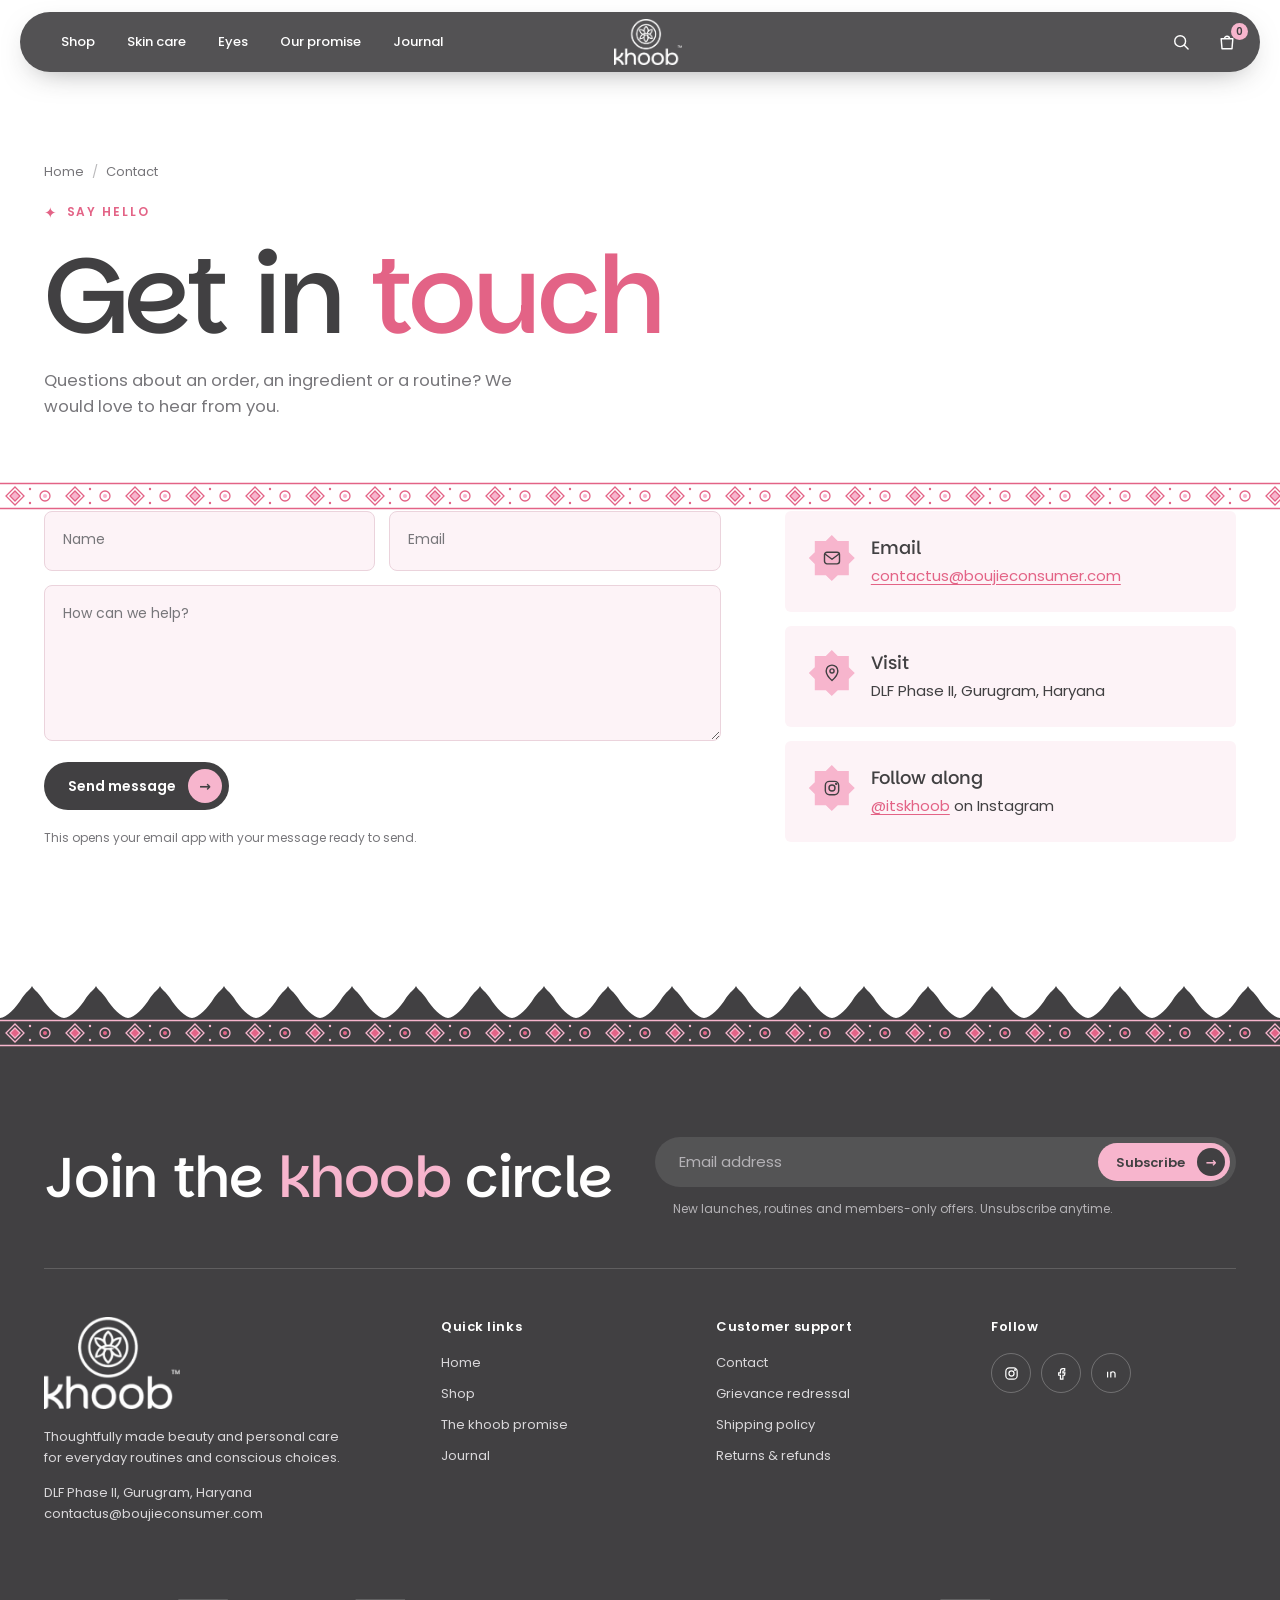
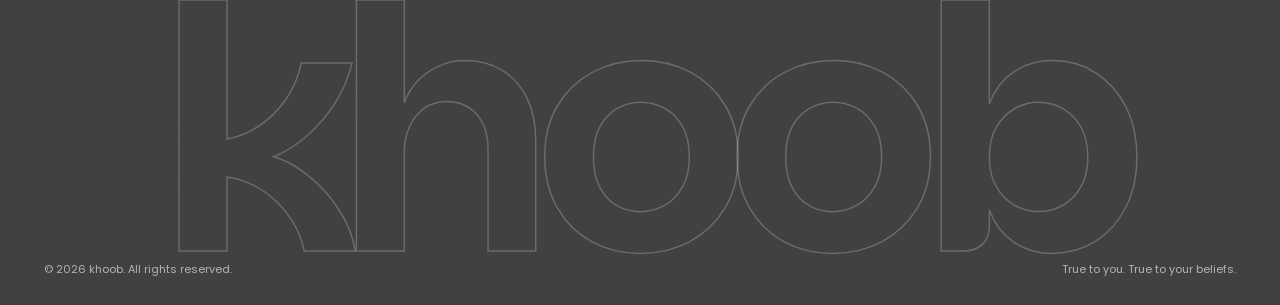
<file: contact.html>
<!doctype html>
<html lang="en"><head><meta charset="utf-8"><meta name="viewport" content="width=device-width,initial-scale=1,viewport-fit=cover">
<title>Contact | khoob</title><meta name="description" content="Get in touch with the khoob team.">
<meta property="og:title" content="Contact | khoob"><meta property="og:description" content="Get in touch with the khoob team."><meta property="og:type" content="website">
<meta name="theme-color" content="#414042">
<link rel="icon" type="image/png" href="assets/img/favicon.png">
<link rel="preconnect" href="https://fonts.googleapis.com"><link rel="preconnect" href="https://fonts.gstatic.com" crossorigin>
<link rel="stylesheet" href="https://fonts.googleapis.com/css2?family=Parkinsans:wght@400;500;600;700&family=Poppins:wght@400;500;600&display=swap">
<link rel="stylesheet" href="assets/css/site.css"><link rel="stylesheet" href="assets/css/mughal-assets.css"><link rel="stylesheet" href="assets/css/mughal.css">
<script>(function(){var d=document.documentElement;d.classList.add("js");try{if(sessionStorage.getItem("kh_nav")){d.classList.add("cv-cover");sessionStorage.removeItem("kh_nav")}}catch(e){}setTimeout(function(){d.classList.remove("cv-cover")},4000)})()</script>
<noscript><style>.js [data-r]{opacity:1!important;transform:none!important}.w>span{transform:none!important}.ri img{clip-path:none!important;transform:none!important}.wm span{transform:none!important}</style></noscript>
</head><body><svg width="0" height="0" style="position:absolute" aria-hidden="true" focusable="false"><defs><clipPath id="mughal" clipPathUnits="objectBoundingBox"><path d="M0.0000 1.0000L0.0000 0.2800L0.0000 0.2800L0.0068 0.2815L0.0137 0.2829L0.0205 0.2843L0.0273 0.2856L0.0340 0.2868L0.0407 0.2878L0.0473 0.2886L0.0539 0.2893L0.0603 0.2897L0.0667 0.2899L0.0730 0.2898L0.0791 0.2895L0.0852 0.2888L0.0911 0.2879L0.0969 0.2866L0.1025 0.2850L0.1080 0.2831L0.1134 0.2808L0.1186 0.2783L0.1238 0.2754L0.1287 0.2721L0.1335 0.2686L0.1382 0.2648L0.1428 0.2607L0.1472 0.2563L0.1516 0.2517L0.1558 0.2469L0.1599 0.2419L0.1639 0.2367L0.1678 0.2313L0.1716 0.2258L0.1754 0.2202L0.1791 0.2146L0.1827 0.2089L0.1882 0.2074L0.1948 0.2087L0.2013 0.2100L0.2079 0.2112L0.2143 0.2123L0.2207 0.2132L0.2271 0.2140L0.2333 0.2146L0.2395 0.2149L0.2455 0.2151L0.2514 0.2149L0.2572 0.2146L0.2628 0.2139L0.2683 0.2129L0.2736 0.2116L0.2788 0.2100L0.2838 0.2081L0.2886 0.2058L0.2932 0.2033L0.2977 0.2004L0.3020 0.1972L0.3061 0.1937L0.3100 0.1899L0.3137 0.1859L0.3173 0.1816L0.3207 0.1770L0.3239 0.1722L0.3270 0.1672L0.3299 0.1621L0.3327 0.1568L0.3354 0.1513L0.3379 0.1458L0.3403 0.1402L0.3427 0.1346L0.3457 0.1303L0.3517 0.1313L0.3576 0.1323L0.3635 0.1332L0.3694 0.1340L0.3751 0.1347L0.3808 0.1352L0.3864 0.1355L0.3919 0.1356L0.3972 0.1354L0.4024 0.1350L0.4074 0.1344L0.4123 0.1335L0.4169 0.1323L0.4214 0.1308L0.4256 0.1290L0.4297 0.1269L0.4334 0.1245L0.4370 0.1218L0.4403 0.1188L0.4434 0.1155L0.4462 0.1119L0.4487 0.1081L0.4511 0.1040L0.4531 0.0997L0.4549 0.0952L0.4565 0.0905L0.4579 0.0856L0.4590 0.0805L0.4599 0.0753L0.4605 0.0700L0.4610 0.0646L0.4613 0.0592L0.4616 0.0539L0.4618 0.0487L0.4640 0.0457L0.4666 0.0431L0.4691 0.0405L0.4717 0.0379L0.4741 0.0352L0.4765 0.0326L0.4789 0.0299L0.4812 0.0272L0.4835 0.0245L0.4857 0.0217L0.4879 0.0189L0.4900 0.0160L0.4921 0.0131L0.4942 0.0101L0.4962 0.0070L0.4981 0.0038L0.5000 0.0000L0.5019 0.0038L0.5038 0.0070L0.5058 0.0101L0.5079 0.0131L0.5100 0.0160L0.5121 0.0189L0.5143 0.0217L0.5165 0.0245L0.5188 0.0272L0.5211 0.0299L0.5235 0.0326L0.5259 0.0352L0.5283 0.0379L0.5309 0.0405L0.5334 0.0431L0.5360 0.0457L0.5382 0.0487L0.5384 0.0539L0.5387 0.0592L0.5390 0.0646L0.5395 0.0700L0.5401 0.0753L0.5410 0.0805L0.5421 0.0856L0.5435 0.0905L0.5451 0.0952L0.5469 0.0997L0.5489 0.1040L0.5513 0.1081L0.5538 0.1119L0.5566 0.1155L0.5597 0.1188L0.5630 0.1218L0.5666 0.1245L0.5703 0.1269L0.5744 0.1290L0.5786 0.1308L0.5831 0.1323L0.5877 0.1335L0.5926 0.1344L0.5976 0.1350L0.6028 0.1354L0.6081 0.1356L0.6136 0.1355L0.6192 0.1352L0.6249 0.1347L0.6306 0.1340L0.6365 0.1332L0.6424 0.1323L0.6483 0.1313L0.6543 0.1303L0.6573 0.1346L0.6597 0.1402L0.6621 0.1458L0.6646 0.1513L0.6673 0.1568L0.6701 0.1621L0.6730 0.1672L0.6761 0.1722L0.6793 0.1770L0.6827 0.1816L0.6863 0.1859L0.6900 0.1899L0.6939 0.1937L0.6980 0.1972L0.7023 0.2004L0.7068 0.2033L0.7114 0.2058L0.7162 0.2081L0.7212 0.2100L0.7264 0.2116L0.7317 0.2129L0.7372 0.2139L0.7428 0.2146L0.7486 0.2149L0.7545 0.2151L0.7605 0.2149L0.7667 0.2146L0.7729 0.2140L0.7793 0.2132L0.7857 0.2123L0.7921 0.2112L0.7987 0.2100L0.8052 0.2087L0.8118 0.2074L0.8173 0.2089L0.8209 0.2146L0.8246 0.2202L0.8284 0.2258L0.8322 0.2313L0.8361 0.2367L0.8401 0.2419L0.8442 0.2469L0.8484 0.2517L0.8528 0.2563L0.8572 0.2607L0.8618 0.2648L0.8665 0.2686L0.8713 0.2721L0.8762 0.2754L0.8814 0.2783L0.8866 0.2808L0.8920 0.2831L0.8975 0.2850L0.9031 0.2866L0.9089 0.2879L0.9148 0.2888L0.9209 0.2895L0.9270 0.2898L0.9333 0.2899L0.9397 0.2897L0.9461 0.2893L0.9527 0.2886L0.9593 0.2878L0.9660 0.2868L0.9727 0.2856L0.9795 0.2843L0.9863 0.2829L0.9932 0.2815L1.0000 0.2800L1.0000 0.2800L1.0000 1.0000Z"/></clipPath><clipPath id="mughal-sm" clipPathUnits="objectBoundingBox"><path d="M0.0000 1.0000L0.0000 0.1500L0.0000 0.1500L0.0089 0.1514L0.0177 0.1528L0.0265 0.1542L0.0354 0.1555L0.0442 0.1566L0.0529 0.1577L0.0616 0.1586L0.0703 0.1593L0.0789 0.1598L0.0875 0.1601L0.0960 0.1602L0.1044 0.1600L0.1128 0.1596L0.1211 0.1589L0.1293 0.1580L0.1374 0.1567L0.1454 0.1552L0.1533 0.1533L0.1611 0.1512L0.1688 0.1488L0.1765 0.1462L0.1840 0.1432L0.1914 0.1400L0.1987 0.1366L0.2059 0.1329L0.2130 0.1290L0.2200 0.1249L0.2269 0.1206L0.2337 0.1161L0.2404 0.1116L0.2470 0.1069L0.2535 0.1021L0.2599 0.0973L0.2662 0.0924L0.2734 0.0912L0.2811 0.0925L0.2888 0.0938L0.2964 0.0949L0.3040 0.0960L0.3115 0.0969L0.3188 0.0977L0.3261 0.0983L0.3333 0.0987L0.3403 0.0990L0.3473 0.0989L0.3541 0.0987L0.3607 0.0982L0.3673 0.0974L0.3736 0.0964L0.3798 0.0950L0.3859 0.0934L0.3918 0.0915L0.3975 0.0893L0.4030 0.0868L0.4083 0.0841L0.4135 0.0811L0.4184 0.0778L0.4232 0.0742L0.4278 0.0705L0.4321 0.0665L0.4363 0.0623L0.4402 0.0580L0.4440 0.0535L0.4476 0.0488L0.4509 0.0440L0.4540 0.0391L0.4569 0.0342L0.4597 0.0293L0.4627 0.0252L0.4666 0.0231L0.4704 0.0210L0.4741 0.0189L0.4777 0.0167L0.4812 0.0146L0.4846 0.0124L0.4879 0.0101L0.4911 0.0078L0.4942 0.0054L0.4971 0.0029L0.5000 0.0000L0.5029 0.0029L0.5058 0.0054L0.5089 0.0078L0.5121 0.0101L0.5154 0.0124L0.5188 0.0146L0.5223 0.0167L0.5259 0.0189L0.5296 0.0210L0.5334 0.0231L0.5373 0.0252L0.5403 0.0293L0.5431 0.0342L0.5460 0.0391L0.5491 0.0440L0.5524 0.0488L0.5560 0.0535L0.5598 0.0580L0.5637 0.0623L0.5679 0.0665L0.5722 0.0705L0.5768 0.0742L0.5816 0.0778L0.5865 0.0811L0.5917 0.0841L0.5970 0.0868L0.6025 0.0893L0.6082 0.0915L0.6141 0.0934L0.6202 0.0950L0.6264 0.0964L0.6327 0.0974L0.6393 0.0982L0.6459 0.0987L0.6527 0.0989L0.6597 0.0990L0.6667 0.0987L0.6739 0.0983L0.6812 0.0977L0.6885 0.0969L0.6960 0.0960L0.7036 0.0949L0.7112 0.0938L0.7189 0.0925L0.7266 0.0912L0.7338 0.0924L0.7401 0.0973L0.7465 0.1021L0.7530 0.1069L0.7596 0.1116L0.7663 0.1161L0.7731 0.1206L0.7800 0.1249L0.7870 0.1290L0.7941 0.1329L0.8013 0.1366L0.8086 0.1400L0.8160 0.1432L0.8235 0.1462L0.8312 0.1488L0.8389 0.1512L0.8467 0.1533L0.8546 0.1552L0.8626 0.1567L0.8707 0.1580L0.8789 0.1589L0.8872 0.1596L0.8956 0.1600L0.9040 0.1602L0.9125 0.1601L0.9211 0.1598L0.9297 0.1593L0.9384 0.1586L0.9471 0.1577L0.9558 0.1566L0.9646 0.1555L0.9735 0.1542L0.9823 0.1528L0.9911 0.1514L1.0000 0.1500L1.0000 0.1500L1.0000 1.0000Z"/></clipPath></defs></svg><a class="sr" href="#main">Skip to content</a>
<div class="cv" aria-hidden="true"><span></span><span></span><span></span><span></span><span></span><b><img src="assets/img/logo-white.png" alt=""></b></div>
<div class="progress" aria-hidden="true"></div><div class="cur" aria-hidden="true"></div>
<header class="hd"><nav aria-label="Main"><ul><li><a href="shop.html">Shop</a></li><li><a href="shop.html?cat=Skin%20care">Skin care</a></li><li><a href="shop.html?cat=Eyes">Eyes</a></li><li><a href="our-promise.html">Our promise</a></li><li><a href="journal.html">Journal</a></li></ul>
<button class="ib burger" data-menu aria-label="Menu" aria-expanded="false"><svg viewBox="0 0 24 24"><path d="M4 8h16M4 16h16"/></svg></button></nav>
<a class="logo" href="index.html" aria-label="khoob home"><img src="assets/img/logo-white.png" alt="khoob" width="208" height="140"></a>
<div class="rt"><button class="ib" data-search aria-label="Search products"><svg viewBox="0 0 24 24"><circle cx="11" cy="11" r="6.5"/><path d="M16 16l4.5 4.5"/></svg></button><button class="ib" data-cart aria-label="Open bag"><svg viewBox="0 0 24 24"><path d="M5 8h14l-1 12H6zM9 8a3 3 0 0 1 6 0"/></svg><span class="cnt">0</span></button></div></header>
<div class="mnav" aria-label="Menu"><div><a class="big" href="index.html"><span style="--i:0">Home</span></a><a class="big" href="shop.html"><span style="--i:1">Shop</span></a><a class="big" href="shop.html?cat=Skin%20care"><span style="--i:2">Skin care</span></a><a class="big" href="shop.html?cat=Eyes"><span style="--i:3">Eyes</span></a><a class="big" href="shop.html?cat=Duos"><span style="--i:4">Duos</span></a><a class="big" href="our-promise.html"><span style="--i:5">Our promise</span></a><a class="big" href="journal.html"><span style="--i:6">Journal</span></a><a class="big" href="contact.html"><span style="--i:7">Contact</span></a></div>
<div class="mf"><small>Halal beauty & personal care,<br>made in India.</small><small><a href="mailto:contactus@boujieconsumer.com">contactus@boujieconsumer.com</a></small></div></div>
<div class="srch" role="dialog" aria-label="Search"><div class="sp"><form><svg viewBox="0 0 24 24"><circle cx="11" cy="11" r="6.5"/><path d="M16 16l4.5 4.5"/></svg><input type="search" placeholder="Search sunscreen, kajal, duos…" aria-label="Search products" autocomplete="off"><button type="button" class="xb" data-close aria-label="Close search"><svg viewBox="0 0 24 24"><path d="M5 5l14 14M19 5L5 19"/></svg></button></form><div class="sres"></div><div class="chipsrow"><span class="muted">Browse:</span><a href="shop.html?cat=Skin%20care">Skin care</a><a href="shop.html?cat=Eyes">Eyes</a><a href="shop.html?cat=Duos">Duos</a></div></div></div><main id="main"><section class="pgh"><div class="blob a" data-speed="-.06" aria-hidden="true"></div><div class="wrap" style="position:relative;z-index:2"><div class="crumb"><a href="index.html">Home</a><i>/</i><span>Contact</span></div><span class="eyebrow" style="margin-top:22px">Say hello</span><h1 class="h-xl" data-split>Get in <em>touch</em></h1><p class="lead" data-r style="--d:.25s">Questions about an order, an ingredient or a routine? We would love to hear from you.</p></div></section><div class="rugband" aria-hidden="true"></div>
<section class="wrap" style="padding-bottom:30px"><div class="cgrid"><form class="form" data-mailto="contactus@boujieconsumer.com" data-r>
<div class="two"><div class="fld"><input id="n" name="n" required placeholder=" " autocomplete="name"><label for="n">Name</label></div><div class="fld"><input id="e" name="e" type="email" required placeholder=" " autocomplete="email"><label for="e">Email</label></div></div>
<div class="fld"><textarea id="m" name="m" required placeholder=" " rows="5"></textarea><label for="m">How can we help?</label></div>
<div><button class="btn navy mag">Send message <i>→</i></button></div><p class="note">This opens your email app with your message ready to send.</p></form>
<div class="cinfo"><div class="c" data-r="right"><i><svg viewBox="0 0 24 24"><rect x="3" y="5" width="18" height="14" rx="3"/><path d="M4 7.5l8 6 8-6"/></svg></i><div><b>Email</b><a href="mailto:contactus@boujieconsumer.com">contactus@boujieconsumer.com</a></div></div>
<div class="c" data-r="right" style="--d:.1s"><i><svg viewBox="0 0 24 24"><path d="M12 21s7-6.2 7-11.5A7 7 0 0 0 5 9.5C5 14.8 12 21 12 21z"/><circle cx="12" cy="9.5" r="2.5"/></svg></i><div><b>Visit</b>DLF Phase II, Gurugram, Haryana</div></div>
<div class="c" data-r="right" style="--d:.2s"><i><svg viewBox="0 0 24 24"><rect x="4" y="4" width="16" height="16" rx="5"/><circle cx="12" cy="12" r="3.6"/><circle cx="17" cy="7" r=".6"/></svg></i><div><b>Follow along</b><a href="https://www.instagram.com/itskhoob" target="_blank" rel="noopener">@itskhoob</a> on Instagram</div></div></div></div></section></main><div class="arcade" aria-hidden="true"></div><footer class="ft"><div class="rugband dk" aria-hidden="true"></div><div class="wrap">
<div class="ft-top"><h2 class="h-lg" data-split>Join the <em>khoob</em> circle</h2>
<div><form class="nl" data-toast-form="Thanks, you’re on the list"><input required type="email" placeholder="Email address" aria-label="Email address"><button class="btn sm">Subscribe <i>→</i></button></form><p class="ft-note">New launches, routines and members-only offers. Unsubscribe anytime.</p></div></div>
<div class="fcols"><div><div class="logo"><img src="assets/img/logo-white.png" alt="khoob" width="208" height="140"></div><p>Thoughtfully made beauty and personal care for everyday routines and conscious choices.</p><p>DLF Phase II, Gurugram, Haryana<br><a href="mailto:contactus@boujieconsumer.com" style="display:inline;background:none">contactus@boujieconsumer.com</a></p></div>
<div><h4>Quick links</h4><a href="index.html">Home</a><a href="shop.html">Shop</a><a href="our-promise.html">The khoob promise</a><a href="journal.html">Journal</a></div>
<div><h4>Customer support</h4><a href="contact.html">Contact</a><a href="https://shopkhoob.com/pages/contact#khoob-grievance" target="_blank" rel="noopener">Grievance redressal</a><a href="https://shopkhoob.com/pages/shipping-policy" target="_blank" rel="noopener">Shipping policy</a><a href="https://shopkhoob.com/pages/returns-refunds" target="_blank" rel="noopener">Returns &amp; refunds</a></div>
<div><h4>Follow</h4><div class="soc"><a href="https://www.instagram.com/itskhoob" target="_blank" rel="noopener" aria-label="Instagram"><svg viewBox="0 0 24 24"><rect x="4" y="4" width="16" height="16" rx="5"/><circle cx="12" cy="12" r="3.6"/><circle cx="17" cy="7" r=".6"/></svg></a><a href="https://www.facebook.com/khoobtm" target="_blank" rel="noopener" aria-label="Facebook"><svg viewBox="0 0 24 24"><path d="M14 8.5h2.5V5H14c-2.2 0-3.5 1.4-3.5 3.6V11H8v3.5h2.5V20H14v-5.5h2.3l.5-3.5H14V9.2c0-.5.2-.7.7-.7z"/></svg></a><a href="http://linkedin.com/company/khoob%E2%84%A2/" target="_blank" rel="noopener" aria-label="LinkedIn"><svg viewBox="0 0 24 24"><path d="M6.5 9.5v8M6.5 6v.1M11 17.5v-8M11 12.5c0-2 1.3-3 3-3s3 1 3 3v5"/></svg></a></div></div></div>
</div><div class="wm" aria-hidden="true"><span style="--i:0">k</span><span style="--i:1">h</span><span style="--i:2">o</span><span style="--i:3">o</span><span style="--i:4">b</span></div>
<div class="wrap legal"><span>© 2026 khoob. All rights reserved.</span><span>True to you. True to your beliefs.</span></div></footer>
<div class="scrim" data-close></div>
<aside class="drawer" aria-label="Bag" aria-hidden="true"><div class="dh"><h3>Your bag</h3><button class="xb" data-close aria-label="Close bag"><svg viewBox="0 0 24 24"><path d="M5 5l14 14M19 5L5 19"/></svg></button></div><div class="free"><b></b></div><p class="free-t"></p><div class="lines"></div><div class="sum"></div></aside>
<div class="toast" role="status" aria-live="polite"></div>
<script src="assets/js/data.js"></script><script src="assets/js/site.js" defer></script></body></html>
</file>
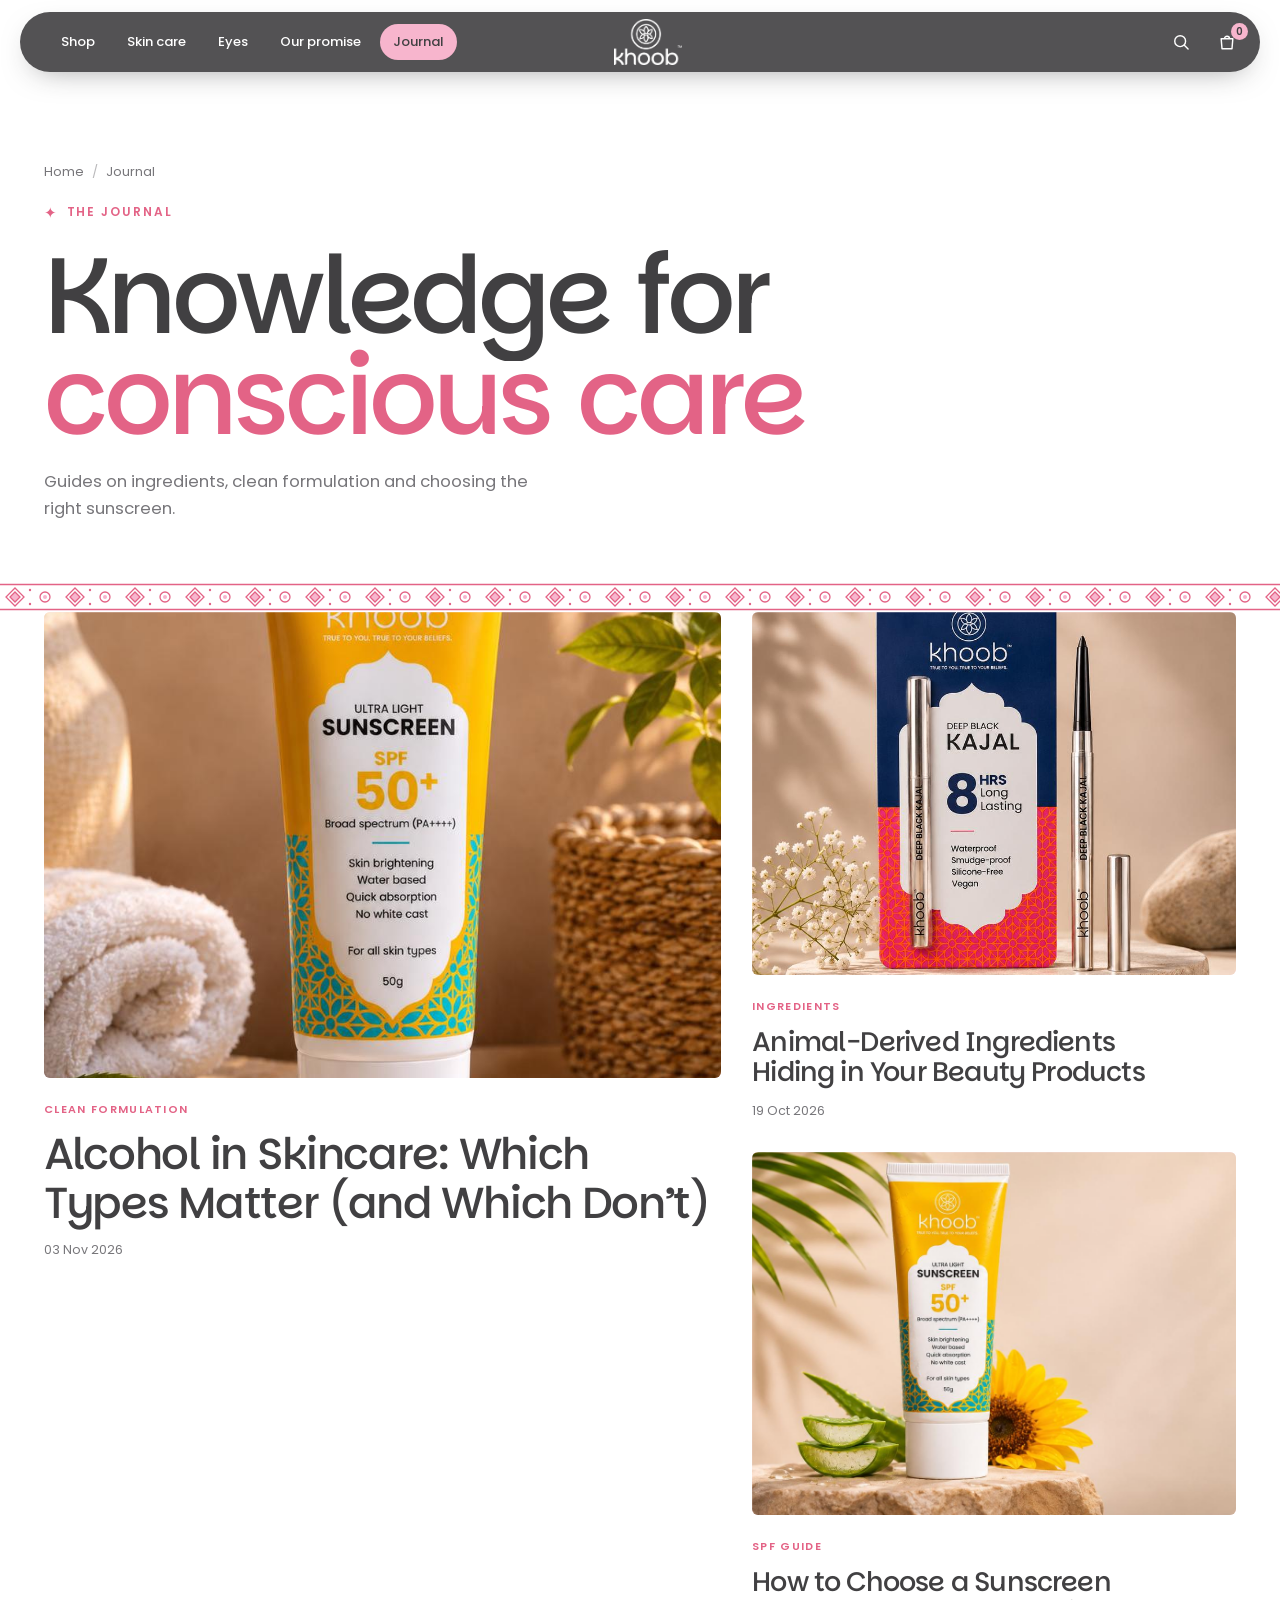
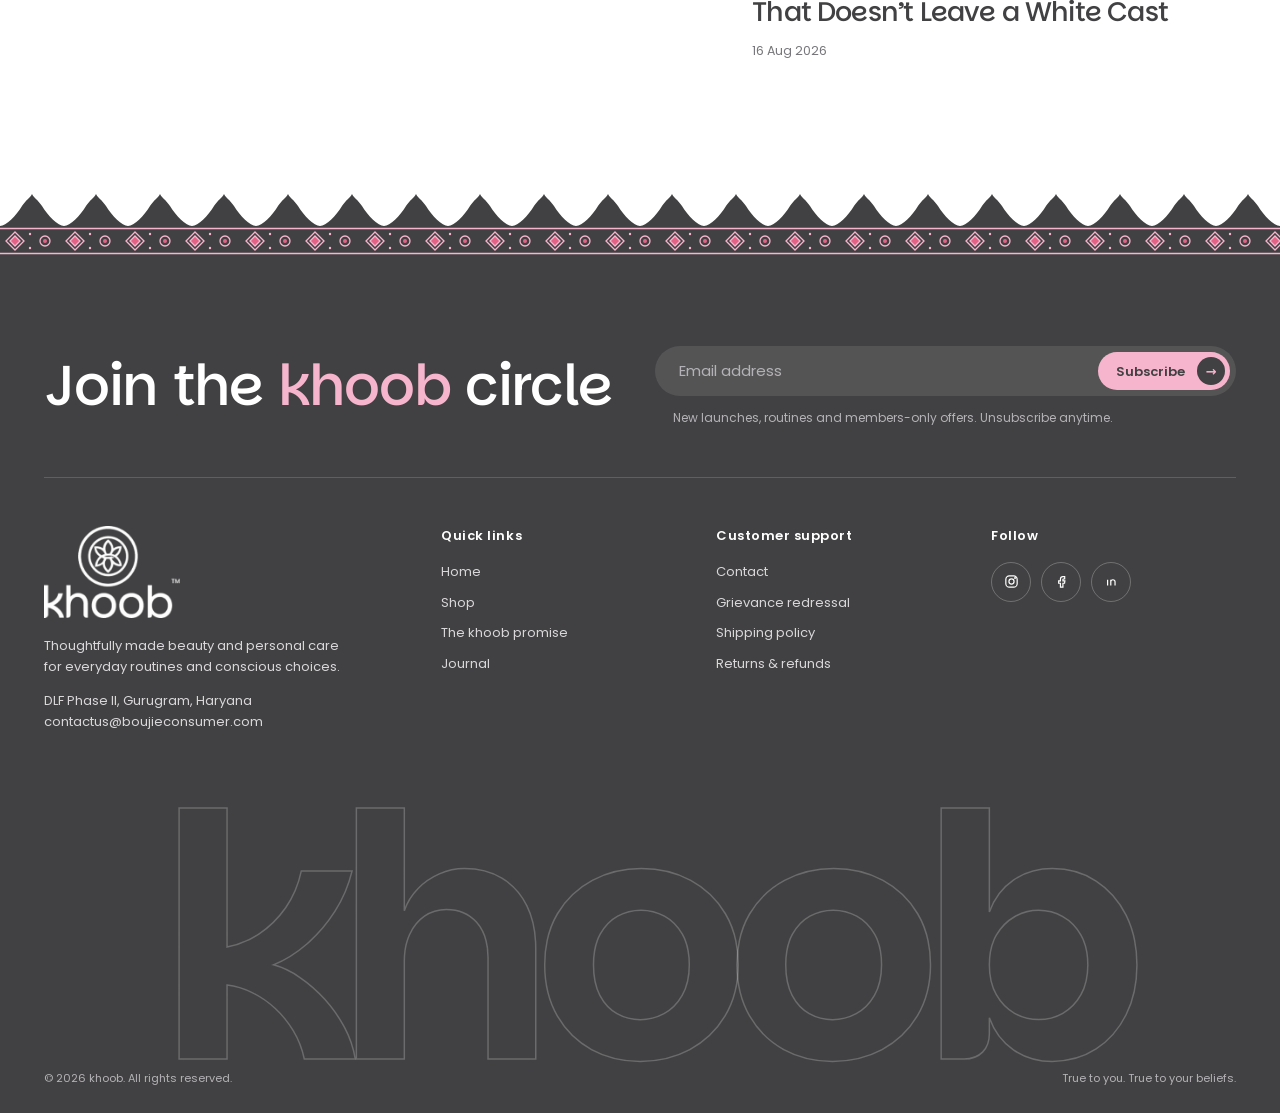
<file: journal.html>
<!doctype html>
<html lang="en"><head><meta charset="utf-8"><meta name="viewport" content="width=device-width,initial-scale=1,viewport-fit=cover">
<title>Journal | khoob</title><meta name="description" content="Knowledge for conscious care: clean formulation, ingredients and SPF guides from khoob.">
<meta property="og:title" content="Journal | khoob"><meta property="og:description" content="Knowledge for conscious care: clean formulation, ingredients and SPF guides from khoob."><meta property="og:type" content="website">
<meta name="theme-color" content="#414042">
<link rel="icon" type="image/png" href="assets/img/favicon.png">
<link rel="preconnect" href="https://fonts.googleapis.com"><link rel="preconnect" href="https://fonts.gstatic.com" crossorigin>
<link rel="stylesheet" href="https://fonts.googleapis.com/css2?family=Parkinsans:wght@400;500;600;700&family=Poppins:wght@400;500;600&display=swap">
<link rel="stylesheet" href="assets/css/site.css"><link rel="stylesheet" href="assets/css/mughal-assets.css"><link rel="stylesheet" href="assets/css/mughal.css">
<script>(function(){var d=document.documentElement;d.classList.add("js");try{if(sessionStorage.getItem("kh_nav")){d.classList.add("cv-cover");sessionStorage.removeItem("kh_nav")}}catch(e){}setTimeout(function(){d.classList.remove("cv-cover")},4000)})()</script>
<noscript><style>.js [data-r]{opacity:1!important;transform:none!important}.w>span{transform:none!important}.ri img{clip-path:none!important;transform:none!important}.wm span{transform:none!important}</style></noscript>
</head><body><svg width="0" height="0" style="position:absolute" aria-hidden="true" focusable="false"><defs><clipPath id="mughal" clipPathUnits="objectBoundingBox"><path d="M0.0000 1.0000L0.0000 0.2800L0.0000 0.2800L0.0068 0.2815L0.0137 0.2829L0.0205 0.2843L0.0273 0.2856L0.0340 0.2868L0.0407 0.2878L0.0473 0.2886L0.0539 0.2893L0.0603 0.2897L0.0667 0.2899L0.0730 0.2898L0.0791 0.2895L0.0852 0.2888L0.0911 0.2879L0.0969 0.2866L0.1025 0.2850L0.1080 0.2831L0.1134 0.2808L0.1186 0.2783L0.1238 0.2754L0.1287 0.2721L0.1335 0.2686L0.1382 0.2648L0.1428 0.2607L0.1472 0.2563L0.1516 0.2517L0.1558 0.2469L0.1599 0.2419L0.1639 0.2367L0.1678 0.2313L0.1716 0.2258L0.1754 0.2202L0.1791 0.2146L0.1827 0.2089L0.1882 0.2074L0.1948 0.2087L0.2013 0.2100L0.2079 0.2112L0.2143 0.2123L0.2207 0.2132L0.2271 0.2140L0.2333 0.2146L0.2395 0.2149L0.2455 0.2151L0.2514 0.2149L0.2572 0.2146L0.2628 0.2139L0.2683 0.2129L0.2736 0.2116L0.2788 0.2100L0.2838 0.2081L0.2886 0.2058L0.2932 0.2033L0.2977 0.2004L0.3020 0.1972L0.3061 0.1937L0.3100 0.1899L0.3137 0.1859L0.3173 0.1816L0.3207 0.1770L0.3239 0.1722L0.3270 0.1672L0.3299 0.1621L0.3327 0.1568L0.3354 0.1513L0.3379 0.1458L0.3403 0.1402L0.3427 0.1346L0.3457 0.1303L0.3517 0.1313L0.3576 0.1323L0.3635 0.1332L0.3694 0.1340L0.3751 0.1347L0.3808 0.1352L0.3864 0.1355L0.3919 0.1356L0.3972 0.1354L0.4024 0.1350L0.4074 0.1344L0.4123 0.1335L0.4169 0.1323L0.4214 0.1308L0.4256 0.1290L0.4297 0.1269L0.4334 0.1245L0.4370 0.1218L0.4403 0.1188L0.4434 0.1155L0.4462 0.1119L0.4487 0.1081L0.4511 0.1040L0.4531 0.0997L0.4549 0.0952L0.4565 0.0905L0.4579 0.0856L0.4590 0.0805L0.4599 0.0753L0.4605 0.0700L0.4610 0.0646L0.4613 0.0592L0.4616 0.0539L0.4618 0.0487L0.4640 0.0457L0.4666 0.0431L0.4691 0.0405L0.4717 0.0379L0.4741 0.0352L0.4765 0.0326L0.4789 0.0299L0.4812 0.0272L0.4835 0.0245L0.4857 0.0217L0.4879 0.0189L0.4900 0.0160L0.4921 0.0131L0.4942 0.0101L0.4962 0.0070L0.4981 0.0038L0.5000 0.0000L0.5019 0.0038L0.5038 0.0070L0.5058 0.0101L0.5079 0.0131L0.5100 0.0160L0.5121 0.0189L0.5143 0.0217L0.5165 0.0245L0.5188 0.0272L0.5211 0.0299L0.5235 0.0326L0.5259 0.0352L0.5283 0.0379L0.5309 0.0405L0.5334 0.0431L0.5360 0.0457L0.5382 0.0487L0.5384 0.0539L0.5387 0.0592L0.5390 0.0646L0.5395 0.0700L0.5401 0.0753L0.5410 0.0805L0.5421 0.0856L0.5435 0.0905L0.5451 0.0952L0.5469 0.0997L0.5489 0.1040L0.5513 0.1081L0.5538 0.1119L0.5566 0.1155L0.5597 0.1188L0.5630 0.1218L0.5666 0.1245L0.5703 0.1269L0.5744 0.1290L0.5786 0.1308L0.5831 0.1323L0.5877 0.1335L0.5926 0.1344L0.5976 0.1350L0.6028 0.1354L0.6081 0.1356L0.6136 0.1355L0.6192 0.1352L0.6249 0.1347L0.6306 0.1340L0.6365 0.1332L0.6424 0.1323L0.6483 0.1313L0.6543 0.1303L0.6573 0.1346L0.6597 0.1402L0.6621 0.1458L0.6646 0.1513L0.6673 0.1568L0.6701 0.1621L0.6730 0.1672L0.6761 0.1722L0.6793 0.1770L0.6827 0.1816L0.6863 0.1859L0.6900 0.1899L0.6939 0.1937L0.6980 0.1972L0.7023 0.2004L0.7068 0.2033L0.7114 0.2058L0.7162 0.2081L0.7212 0.2100L0.7264 0.2116L0.7317 0.2129L0.7372 0.2139L0.7428 0.2146L0.7486 0.2149L0.7545 0.2151L0.7605 0.2149L0.7667 0.2146L0.7729 0.2140L0.7793 0.2132L0.7857 0.2123L0.7921 0.2112L0.7987 0.2100L0.8052 0.2087L0.8118 0.2074L0.8173 0.2089L0.8209 0.2146L0.8246 0.2202L0.8284 0.2258L0.8322 0.2313L0.8361 0.2367L0.8401 0.2419L0.8442 0.2469L0.8484 0.2517L0.8528 0.2563L0.8572 0.2607L0.8618 0.2648L0.8665 0.2686L0.8713 0.2721L0.8762 0.2754L0.8814 0.2783L0.8866 0.2808L0.8920 0.2831L0.8975 0.2850L0.9031 0.2866L0.9089 0.2879L0.9148 0.2888L0.9209 0.2895L0.9270 0.2898L0.9333 0.2899L0.9397 0.2897L0.9461 0.2893L0.9527 0.2886L0.9593 0.2878L0.9660 0.2868L0.9727 0.2856L0.9795 0.2843L0.9863 0.2829L0.9932 0.2815L1.0000 0.2800L1.0000 0.2800L1.0000 1.0000Z"/></clipPath><clipPath id="mughal-sm" clipPathUnits="objectBoundingBox"><path d="M0.0000 1.0000L0.0000 0.1500L0.0000 0.1500L0.0089 0.1514L0.0177 0.1528L0.0265 0.1542L0.0354 0.1555L0.0442 0.1566L0.0529 0.1577L0.0616 0.1586L0.0703 0.1593L0.0789 0.1598L0.0875 0.1601L0.0960 0.1602L0.1044 0.1600L0.1128 0.1596L0.1211 0.1589L0.1293 0.1580L0.1374 0.1567L0.1454 0.1552L0.1533 0.1533L0.1611 0.1512L0.1688 0.1488L0.1765 0.1462L0.1840 0.1432L0.1914 0.1400L0.1987 0.1366L0.2059 0.1329L0.2130 0.1290L0.2200 0.1249L0.2269 0.1206L0.2337 0.1161L0.2404 0.1116L0.2470 0.1069L0.2535 0.1021L0.2599 0.0973L0.2662 0.0924L0.2734 0.0912L0.2811 0.0925L0.2888 0.0938L0.2964 0.0949L0.3040 0.0960L0.3115 0.0969L0.3188 0.0977L0.3261 0.0983L0.3333 0.0987L0.3403 0.0990L0.3473 0.0989L0.3541 0.0987L0.3607 0.0982L0.3673 0.0974L0.3736 0.0964L0.3798 0.0950L0.3859 0.0934L0.3918 0.0915L0.3975 0.0893L0.4030 0.0868L0.4083 0.0841L0.4135 0.0811L0.4184 0.0778L0.4232 0.0742L0.4278 0.0705L0.4321 0.0665L0.4363 0.0623L0.4402 0.0580L0.4440 0.0535L0.4476 0.0488L0.4509 0.0440L0.4540 0.0391L0.4569 0.0342L0.4597 0.0293L0.4627 0.0252L0.4666 0.0231L0.4704 0.0210L0.4741 0.0189L0.4777 0.0167L0.4812 0.0146L0.4846 0.0124L0.4879 0.0101L0.4911 0.0078L0.4942 0.0054L0.4971 0.0029L0.5000 0.0000L0.5029 0.0029L0.5058 0.0054L0.5089 0.0078L0.5121 0.0101L0.5154 0.0124L0.5188 0.0146L0.5223 0.0167L0.5259 0.0189L0.5296 0.0210L0.5334 0.0231L0.5373 0.0252L0.5403 0.0293L0.5431 0.0342L0.5460 0.0391L0.5491 0.0440L0.5524 0.0488L0.5560 0.0535L0.5598 0.0580L0.5637 0.0623L0.5679 0.0665L0.5722 0.0705L0.5768 0.0742L0.5816 0.0778L0.5865 0.0811L0.5917 0.0841L0.5970 0.0868L0.6025 0.0893L0.6082 0.0915L0.6141 0.0934L0.6202 0.0950L0.6264 0.0964L0.6327 0.0974L0.6393 0.0982L0.6459 0.0987L0.6527 0.0989L0.6597 0.0990L0.6667 0.0987L0.6739 0.0983L0.6812 0.0977L0.6885 0.0969L0.6960 0.0960L0.7036 0.0949L0.7112 0.0938L0.7189 0.0925L0.7266 0.0912L0.7338 0.0924L0.7401 0.0973L0.7465 0.1021L0.7530 0.1069L0.7596 0.1116L0.7663 0.1161L0.7731 0.1206L0.7800 0.1249L0.7870 0.1290L0.7941 0.1329L0.8013 0.1366L0.8086 0.1400L0.8160 0.1432L0.8235 0.1462L0.8312 0.1488L0.8389 0.1512L0.8467 0.1533L0.8546 0.1552L0.8626 0.1567L0.8707 0.1580L0.8789 0.1589L0.8872 0.1596L0.8956 0.1600L0.9040 0.1602L0.9125 0.1601L0.9211 0.1598L0.9297 0.1593L0.9384 0.1586L0.9471 0.1577L0.9558 0.1566L0.9646 0.1555L0.9735 0.1542L0.9823 0.1528L0.9911 0.1514L1.0000 0.1500L1.0000 0.1500L1.0000 1.0000Z"/></clipPath></defs></svg><a class="sr" href="#main">Skip to content</a>
<div class="cv" aria-hidden="true"><span></span><span></span><span></span><span></span><span></span><b><img src="assets/img/logo-white.png" alt=""></b></div>
<div class="progress" aria-hidden="true"></div><div class="cur" aria-hidden="true"></div>
<header class="hd"><nav aria-label="Main"><ul><li><a href="shop.html">Shop</a></li><li><a href="shop.html?cat=Skin%20care">Skin care</a></li><li><a href="shop.html?cat=Eyes">Eyes</a></li><li><a href="our-promise.html">Our promise</a></li><li><a href="journal.html" class="on" aria-current="page">Journal</a></li></ul>
<button class="ib burger" data-menu aria-label="Menu" aria-expanded="false"><svg viewBox="0 0 24 24"><path d="M4 8h16M4 16h16"/></svg></button></nav>
<a class="logo" href="index.html" aria-label="khoob home"><img src="assets/img/logo-white.png" alt="khoob" width="208" height="140"></a>
<div class="rt"><button class="ib" data-search aria-label="Search products"><svg viewBox="0 0 24 24"><circle cx="11" cy="11" r="6.5"/><path d="M16 16l4.5 4.5"/></svg></button><button class="ib" data-cart aria-label="Open bag"><svg viewBox="0 0 24 24"><path d="M5 8h14l-1 12H6zM9 8a3 3 0 0 1 6 0"/></svg><span class="cnt">0</span></button></div></header>
<div class="mnav" aria-label="Menu"><div><a class="big" href="index.html"><span style="--i:0">Home</span></a><a class="big" href="shop.html"><span style="--i:1">Shop</span></a><a class="big" href="shop.html?cat=Skin%20care"><span style="--i:2">Skin care</span></a><a class="big" href="shop.html?cat=Eyes"><span style="--i:3">Eyes</span></a><a class="big" href="shop.html?cat=Duos"><span style="--i:4">Duos</span></a><a class="big" href="our-promise.html"><span style="--i:5">Our promise</span></a><a class="big" href="journal.html"><span style="--i:6">Journal</span></a><a class="big" href="contact.html"><span style="--i:7">Contact</span></a></div>
<div class="mf"><small>Halal beauty & personal care,<br>made in India.</small><small><a href="mailto:contactus@boujieconsumer.com">contactus@boujieconsumer.com</a></small></div></div>
<div class="srch" role="dialog" aria-label="Search"><div class="sp"><form><svg viewBox="0 0 24 24"><circle cx="11" cy="11" r="6.5"/><path d="M16 16l4.5 4.5"/></svg><input type="search" placeholder="Search sunscreen, kajal, duos…" aria-label="Search products" autocomplete="off"><button type="button" class="xb" data-close aria-label="Close search"><svg viewBox="0 0 24 24"><path d="M5 5l14 14M19 5L5 19"/></svg></button></form><div class="sres"></div><div class="chipsrow"><span class="muted">Browse:</span><a href="shop.html?cat=Skin%20care">Skin care</a><a href="shop.html?cat=Eyes">Eyes</a><a href="shop.html?cat=Duos">Duos</a></div></div></div><main id="main"><section class="pgh"><div class="blob a" data-speed="-.06" aria-hidden="true"></div><div class="wrap" style="position:relative;z-index:2"><div class="crumb"><a href="index.html">Home</a><i>/</i><span>Journal</span></div><span class="eyebrow" style="margin-top:22px">The journal</span><h1 class="h-xl" data-split>Knowledge for <em>conscious care</em></h1><p class="lead" data-r style="--d:.25s">Guides on ingredients, clean formulation and choosing the right sunscreen.</p></div></section><div class="rugband" aria-hidden="true"></div><section class="wrap" style="padding-bottom:30px"><div class="posts feature"><a class="post" data-r style="--d:0s" href="https://shopkhoob.com/blogs/care/alcohol-in-skincare-which-types-matter-and-which-dont" target="_blank" rel="noopener"><div class="pi ri"><img src="assets/img/s3.jpg" alt="" loading="lazy"></div><span class="tag">Clean Formulation</span><h3><span>Alcohol in Skincare: Which Types Matter (and Which Don’t)</span></h3><small>03 Nov 2026</small></a><a class="post" data-r style="--d:0.12s" href="https://shopkhoob.com/blogs/care/animal-derived-ingredients-hiding-in-your-beauty-products" target="_blank" rel="noopener"><div class="pi ri"><img src="assets/img/k1.jpg" alt="" loading="lazy"></div><span class="tag">Ingredients</span><h3><span>Animal-Derived Ingredients Hiding in Your Beauty Products</span></h3><small>19 Oct 2026</small></a><a class="post" data-r style="--d:0.24s" href="https://shopkhoob.com/blogs/care/how-to-choose-a-sunscreen-that-doesnt-leave-a-white-cast" target="_blank" rel="noopener"><div class="pi ri"><img src="assets/img/sw.jpg" alt="" loading="lazy"></div><span class="tag">SPF Guide</span><h3><span>How to Choose a Sunscreen That Doesn’t Leave a White Cast</span></h3><small>16 Aug 2026</small></a></div></section></main><div class="arcade" aria-hidden="true"></div><footer class="ft"><div class="rugband dk" aria-hidden="true"></div><div class="wrap">
<div class="ft-top"><h2 class="h-lg" data-split>Join the <em>khoob</em> circle</h2>
<div><form class="nl" data-toast-form="Thanks, you’re on the list"><input required type="email" placeholder="Email address" aria-label="Email address"><button class="btn sm">Subscribe <i>→</i></button></form><p class="ft-note">New launches, routines and members-only offers. Unsubscribe anytime.</p></div></div>
<div class="fcols"><div><div class="logo"><img src="assets/img/logo-white.png" alt="khoob" width="208" height="140"></div><p>Thoughtfully made beauty and personal care for everyday routines and conscious choices.</p><p>DLF Phase II, Gurugram, Haryana<br><a href="mailto:contactus@boujieconsumer.com" style="display:inline;background:none">contactus@boujieconsumer.com</a></p></div>
<div><h4>Quick links</h4><a href="index.html">Home</a><a href="shop.html">Shop</a><a href="our-promise.html">The khoob promise</a><a href="journal.html">Journal</a></div>
<div><h4>Customer support</h4><a href="contact.html">Contact</a><a href="https://shopkhoob.com/pages/contact#khoob-grievance" target="_blank" rel="noopener">Grievance redressal</a><a href="https://shopkhoob.com/pages/shipping-policy" target="_blank" rel="noopener">Shipping policy</a><a href="https://shopkhoob.com/pages/returns-refunds" target="_blank" rel="noopener">Returns &amp; refunds</a></div>
<div><h4>Follow</h4><div class="soc"><a href="https://www.instagram.com/itskhoob" target="_blank" rel="noopener" aria-label="Instagram"><svg viewBox="0 0 24 24"><rect x="4" y="4" width="16" height="16" rx="5"/><circle cx="12" cy="12" r="3.6"/><circle cx="17" cy="7" r=".6"/></svg></a><a href="https://www.facebook.com/khoobtm" target="_blank" rel="noopener" aria-label="Facebook"><svg viewBox="0 0 24 24"><path d="M14 8.5h2.5V5H14c-2.2 0-3.5 1.4-3.5 3.6V11H8v3.5h2.5V20H14v-5.5h2.3l.5-3.5H14V9.2c0-.5.2-.7.7-.7z"/></svg></a><a href="http://linkedin.com/company/khoob%E2%84%A2/" target="_blank" rel="noopener" aria-label="LinkedIn"><svg viewBox="0 0 24 24"><path d="M6.5 9.5v8M6.5 6v.1M11 17.5v-8M11 12.5c0-2 1.3-3 3-3s3 1 3 3v5"/></svg></a></div></div></div>
</div><div class="wm" aria-hidden="true"><span style="--i:0">k</span><span style="--i:1">h</span><span style="--i:2">o</span><span style="--i:3">o</span><span style="--i:4">b</span></div>
<div class="wrap legal"><span>© 2026 khoob. All rights reserved.</span><span>True to you. True to your beliefs.</span></div></footer>
<div class="scrim" data-close></div>
<aside class="drawer" aria-label="Bag" aria-hidden="true"><div class="dh"><h3>Your bag</h3><button class="xb" data-close aria-label="Close bag"><svg viewBox="0 0 24 24"><path d="M5 5l14 14M19 5L5 19"/></svg></button></div><div class="free"><b></b></div><p class="free-t"></p><div class="lines"></div><div class="sum"></div></aside>
<div class="toast" role="status" aria-live="polite"></div>
<script src="assets/js/data.js"></script><script src="assets/js/site.js" defer></script></body></html>
</file>
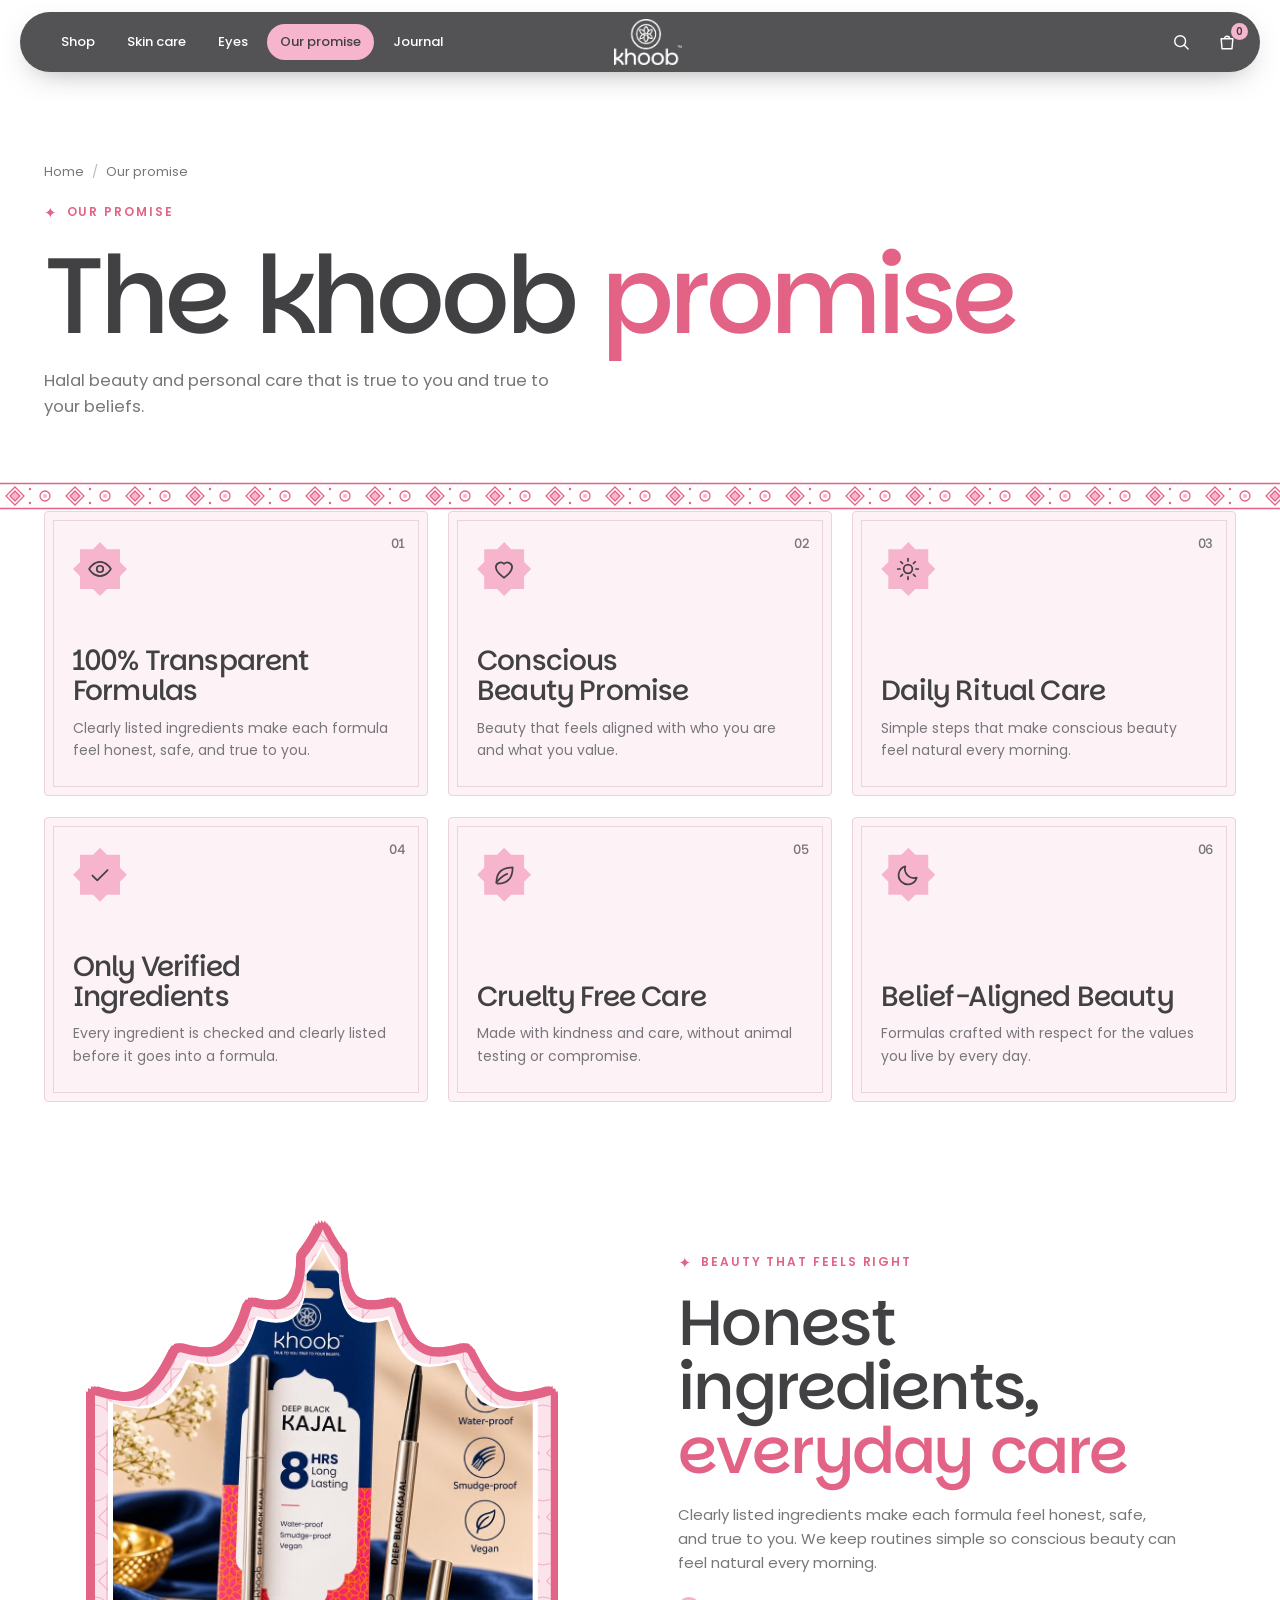
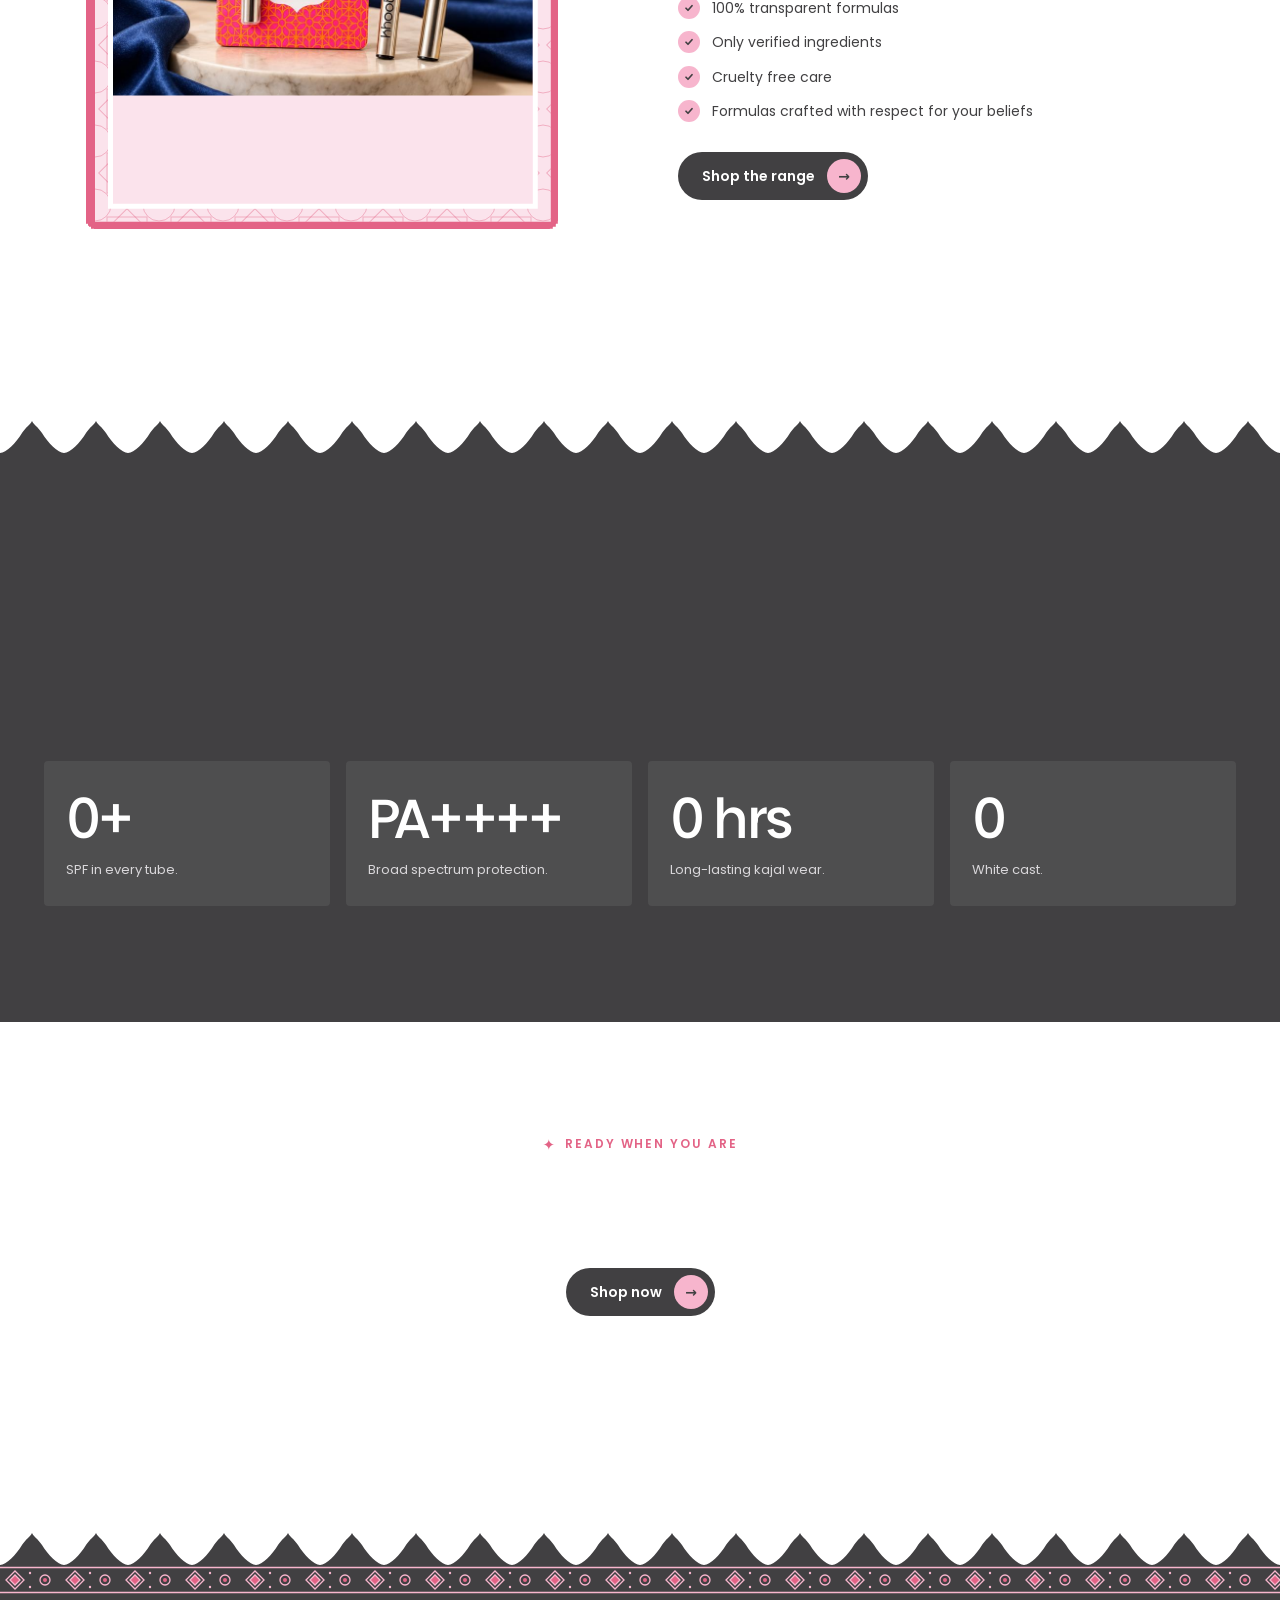
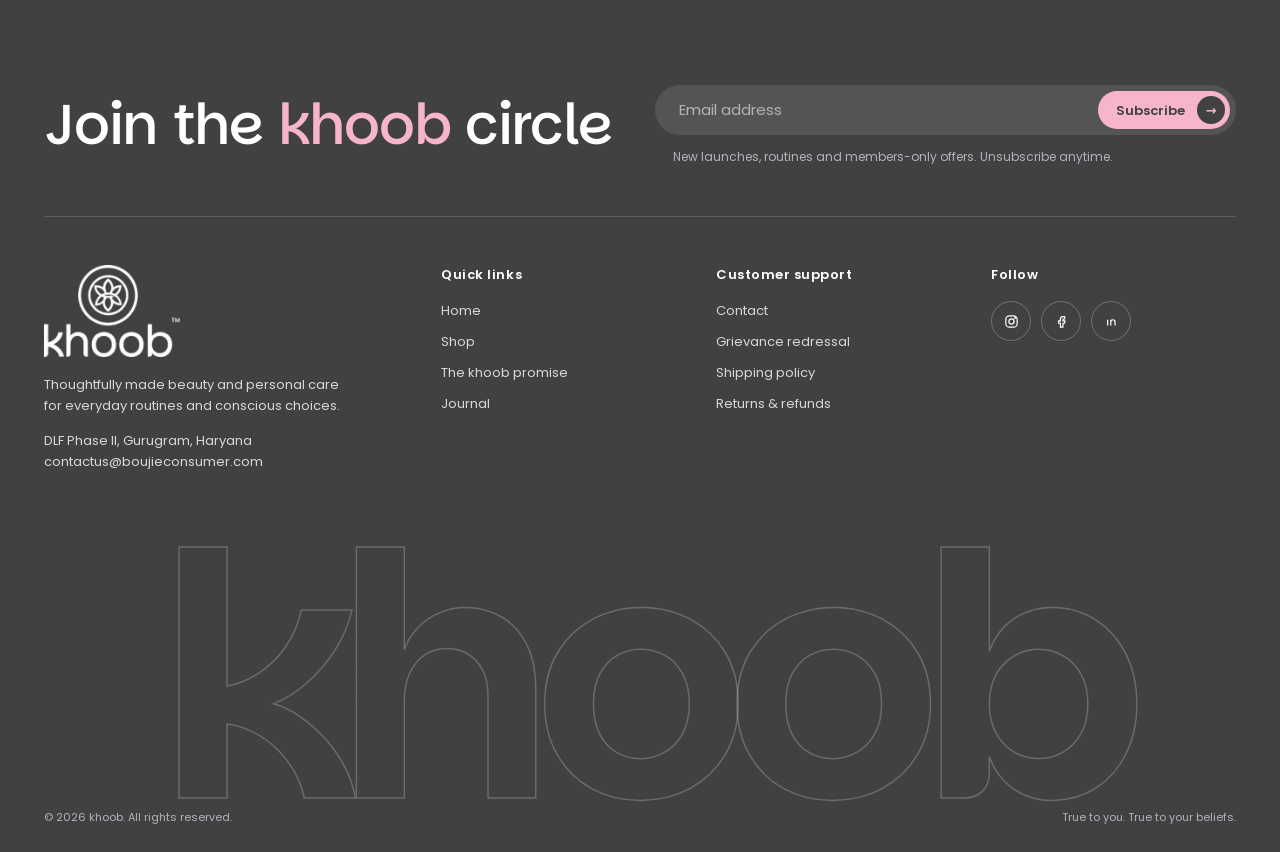
<file: our-promise.html>
<!doctype html>
<html lang="en"><head><meta charset="utf-8"><meta name="viewport" content="width=device-width,initial-scale=1,viewport-fit=cover">
<title>The khoob promise | khoob</title><meta name="description" content="Halal beauty and personal care that is true to you and true to your beliefs.">
<meta property="og:title" content="The khoob promise | khoob"><meta property="og:description" content="Halal beauty and personal care that is true to you and true to your beliefs."><meta property="og:type" content="website">
<meta name="theme-color" content="#414042">
<link rel="icon" type="image/png" href="assets/img/favicon.png">
<link rel="preconnect" href="https://fonts.googleapis.com"><link rel="preconnect" href="https://fonts.gstatic.com" crossorigin>
<link rel="stylesheet" href="https://fonts.googleapis.com/css2?family=Parkinsans:wght@400;500;600;700&family=Poppins:wght@400;500;600&display=swap">
<link rel="stylesheet" href="assets/css/site.css"><link rel="stylesheet" href="assets/css/mughal-assets.css"><link rel="stylesheet" href="assets/css/mughal.css">
<script>(function(){var d=document.documentElement;d.classList.add("js");try{if(sessionStorage.getItem("kh_nav")){d.classList.add("cv-cover");sessionStorage.removeItem("kh_nav")}}catch(e){}setTimeout(function(){d.classList.remove("cv-cover")},4000)})()</script>
<noscript><style>.js [data-r]{opacity:1!important;transform:none!important}.w>span{transform:none!important}.ri img{clip-path:none!important;transform:none!important}.wm span{transform:none!important}</style></noscript>
</head><body><svg width="0" height="0" style="position:absolute" aria-hidden="true" focusable="false"><defs><clipPath id="mughal" clipPathUnits="objectBoundingBox"><path d="M0.0000 1.0000L0.0000 0.2800L0.0000 0.2800L0.0068 0.2815L0.0137 0.2829L0.0205 0.2843L0.0273 0.2856L0.0340 0.2868L0.0407 0.2878L0.0473 0.2886L0.0539 0.2893L0.0603 0.2897L0.0667 0.2899L0.0730 0.2898L0.0791 0.2895L0.0852 0.2888L0.0911 0.2879L0.0969 0.2866L0.1025 0.2850L0.1080 0.2831L0.1134 0.2808L0.1186 0.2783L0.1238 0.2754L0.1287 0.2721L0.1335 0.2686L0.1382 0.2648L0.1428 0.2607L0.1472 0.2563L0.1516 0.2517L0.1558 0.2469L0.1599 0.2419L0.1639 0.2367L0.1678 0.2313L0.1716 0.2258L0.1754 0.2202L0.1791 0.2146L0.1827 0.2089L0.1882 0.2074L0.1948 0.2087L0.2013 0.2100L0.2079 0.2112L0.2143 0.2123L0.2207 0.2132L0.2271 0.2140L0.2333 0.2146L0.2395 0.2149L0.2455 0.2151L0.2514 0.2149L0.2572 0.2146L0.2628 0.2139L0.2683 0.2129L0.2736 0.2116L0.2788 0.2100L0.2838 0.2081L0.2886 0.2058L0.2932 0.2033L0.2977 0.2004L0.3020 0.1972L0.3061 0.1937L0.3100 0.1899L0.3137 0.1859L0.3173 0.1816L0.3207 0.1770L0.3239 0.1722L0.3270 0.1672L0.3299 0.1621L0.3327 0.1568L0.3354 0.1513L0.3379 0.1458L0.3403 0.1402L0.3427 0.1346L0.3457 0.1303L0.3517 0.1313L0.3576 0.1323L0.3635 0.1332L0.3694 0.1340L0.3751 0.1347L0.3808 0.1352L0.3864 0.1355L0.3919 0.1356L0.3972 0.1354L0.4024 0.1350L0.4074 0.1344L0.4123 0.1335L0.4169 0.1323L0.4214 0.1308L0.4256 0.1290L0.4297 0.1269L0.4334 0.1245L0.4370 0.1218L0.4403 0.1188L0.4434 0.1155L0.4462 0.1119L0.4487 0.1081L0.4511 0.1040L0.4531 0.0997L0.4549 0.0952L0.4565 0.0905L0.4579 0.0856L0.4590 0.0805L0.4599 0.0753L0.4605 0.0700L0.4610 0.0646L0.4613 0.0592L0.4616 0.0539L0.4618 0.0487L0.4640 0.0457L0.4666 0.0431L0.4691 0.0405L0.4717 0.0379L0.4741 0.0352L0.4765 0.0326L0.4789 0.0299L0.4812 0.0272L0.4835 0.0245L0.4857 0.0217L0.4879 0.0189L0.4900 0.0160L0.4921 0.0131L0.4942 0.0101L0.4962 0.0070L0.4981 0.0038L0.5000 0.0000L0.5019 0.0038L0.5038 0.0070L0.5058 0.0101L0.5079 0.0131L0.5100 0.0160L0.5121 0.0189L0.5143 0.0217L0.5165 0.0245L0.5188 0.0272L0.5211 0.0299L0.5235 0.0326L0.5259 0.0352L0.5283 0.0379L0.5309 0.0405L0.5334 0.0431L0.5360 0.0457L0.5382 0.0487L0.5384 0.0539L0.5387 0.0592L0.5390 0.0646L0.5395 0.0700L0.5401 0.0753L0.5410 0.0805L0.5421 0.0856L0.5435 0.0905L0.5451 0.0952L0.5469 0.0997L0.5489 0.1040L0.5513 0.1081L0.5538 0.1119L0.5566 0.1155L0.5597 0.1188L0.5630 0.1218L0.5666 0.1245L0.5703 0.1269L0.5744 0.1290L0.5786 0.1308L0.5831 0.1323L0.5877 0.1335L0.5926 0.1344L0.5976 0.1350L0.6028 0.1354L0.6081 0.1356L0.6136 0.1355L0.6192 0.1352L0.6249 0.1347L0.6306 0.1340L0.6365 0.1332L0.6424 0.1323L0.6483 0.1313L0.6543 0.1303L0.6573 0.1346L0.6597 0.1402L0.6621 0.1458L0.6646 0.1513L0.6673 0.1568L0.6701 0.1621L0.6730 0.1672L0.6761 0.1722L0.6793 0.1770L0.6827 0.1816L0.6863 0.1859L0.6900 0.1899L0.6939 0.1937L0.6980 0.1972L0.7023 0.2004L0.7068 0.2033L0.7114 0.2058L0.7162 0.2081L0.7212 0.2100L0.7264 0.2116L0.7317 0.2129L0.7372 0.2139L0.7428 0.2146L0.7486 0.2149L0.7545 0.2151L0.7605 0.2149L0.7667 0.2146L0.7729 0.2140L0.7793 0.2132L0.7857 0.2123L0.7921 0.2112L0.7987 0.2100L0.8052 0.2087L0.8118 0.2074L0.8173 0.2089L0.8209 0.2146L0.8246 0.2202L0.8284 0.2258L0.8322 0.2313L0.8361 0.2367L0.8401 0.2419L0.8442 0.2469L0.8484 0.2517L0.8528 0.2563L0.8572 0.2607L0.8618 0.2648L0.8665 0.2686L0.8713 0.2721L0.8762 0.2754L0.8814 0.2783L0.8866 0.2808L0.8920 0.2831L0.8975 0.2850L0.9031 0.2866L0.9089 0.2879L0.9148 0.2888L0.9209 0.2895L0.9270 0.2898L0.9333 0.2899L0.9397 0.2897L0.9461 0.2893L0.9527 0.2886L0.9593 0.2878L0.9660 0.2868L0.9727 0.2856L0.9795 0.2843L0.9863 0.2829L0.9932 0.2815L1.0000 0.2800L1.0000 0.2800L1.0000 1.0000Z"/></clipPath><clipPath id="mughal-sm" clipPathUnits="objectBoundingBox"><path d="M0.0000 1.0000L0.0000 0.1500L0.0000 0.1500L0.0089 0.1514L0.0177 0.1528L0.0265 0.1542L0.0354 0.1555L0.0442 0.1566L0.0529 0.1577L0.0616 0.1586L0.0703 0.1593L0.0789 0.1598L0.0875 0.1601L0.0960 0.1602L0.1044 0.1600L0.1128 0.1596L0.1211 0.1589L0.1293 0.1580L0.1374 0.1567L0.1454 0.1552L0.1533 0.1533L0.1611 0.1512L0.1688 0.1488L0.1765 0.1462L0.1840 0.1432L0.1914 0.1400L0.1987 0.1366L0.2059 0.1329L0.2130 0.1290L0.2200 0.1249L0.2269 0.1206L0.2337 0.1161L0.2404 0.1116L0.2470 0.1069L0.2535 0.1021L0.2599 0.0973L0.2662 0.0924L0.2734 0.0912L0.2811 0.0925L0.2888 0.0938L0.2964 0.0949L0.3040 0.0960L0.3115 0.0969L0.3188 0.0977L0.3261 0.0983L0.3333 0.0987L0.3403 0.0990L0.3473 0.0989L0.3541 0.0987L0.3607 0.0982L0.3673 0.0974L0.3736 0.0964L0.3798 0.0950L0.3859 0.0934L0.3918 0.0915L0.3975 0.0893L0.4030 0.0868L0.4083 0.0841L0.4135 0.0811L0.4184 0.0778L0.4232 0.0742L0.4278 0.0705L0.4321 0.0665L0.4363 0.0623L0.4402 0.0580L0.4440 0.0535L0.4476 0.0488L0.4509 0.0440L0.4540 0.0391L0.4569 0.0342L0.4597 0.0293L0.4627 0.0252L0.4666 0.0231L0.4704 0.0210L0.4741 0.0189L0.4777 0.0167L0.4812 0.0146L0.4846 0.0124L0.4879 0.0101L0.4911 0.0078L0.4942 0.0054L0.4971 0.0029L0.5000 0.0000L0.5029 0.0029L0.5058 0.0054L0.5089 0.0078L0.5121 0.0101L0.5154 0.0124L0.5188 0.0146L0.5223 0.0167L0.5259 0.0189L0.5296 0.0210L0.5334 0.0231L0.5373 0.0252L0.5403 0.0293L0.5431 0.0342L0.5460 0.0391L0.5491 0.0440L0.5524 0.0488L0.5560 0.0535L0.5598 0.0580L0.5637 0.0623L0.5679 0.0665L0.5722 0.0705L0.5768 0.0742L0.5816 0.0778L0.5865 0.0811L0.5917 0.0841L0.5970 0.0868L0.6025 0.0893L0.6082 0.0915L0.6141 0.0934L0.6202 0.0950L0.6264 0.0964L0.6327 0.0974L0.6393 0.0982L0.6459 0.0987L0.6527 0.0989L0.6597 0.0990L0.6667 0.0987L0.6739 0.0983L0.6812 0.0977L0.6885 0.0969L0.6960 0.0960L0.7036 0.0949L0.7112 0.0938L0.7189 0.0925L0.7266 0.0912L0.7338 0.0924L0.7401 0.0973L0.7465 0.1021L0.7530 0.1069L0.7596 0.1116L0.7663 0.1161L0.7731 0.1206L0.7800 0.1249L0.7870 0.1290L0.7941 0.1329L0.8013 0.1366L0.8086 0.1400L0.8160 0.1432L0.8235 0.1462L0.8312 0.1488L0.8389 0.1512L0.8467 0.1533L0.8546 0.1552L0.8626 0.1567L0.8707 0.1580L0.8789 0.1589L0.8872 0.1596L0.8956 0.1600L0.9040 0.1602L0.9125 0.1601L0.9211 0.1598L0.9297 0.1593L0.9384 0.1586L0.9471 0.1577L0.9558 0.1566L0.9646 0.1555L0.9735 0.1542L0.9823 0.1528L0.9911 0.1514L1.0000 0.1500L1.0000 0.1500L1.0000 1.0000Z"/></clipPath></defs></svg><a class="sr" href="#main">Skip to content</a>
<div class="cv" aria-hidden="true"><span></span><span></span><span></span><span></span><span></span><b><img src="assets/img/logo-white.png" alt=""></b></div>
<div class="progress" aria-hidden="true"></div><div class="cur" aria-hidden="true"></div>
<header class="hd"><nav aria-label="Main"><ul><li><a href="shop.html">Shop</a></li><li><a href="shop.html?cat=Skin%20care">Skin care</a></li><li><a href="shop.html?cat=Eyes">Eyes</a></li><li><a href="our-promise.html" class="on" aria-current="page">Our promise</a></li><li><a href="journal.html">Journal</a></li></ul>
<button class="ib burger" data-menu aria-label="Menu" aria-expanded="false"><svg viewBox="0 0 24 24"><path d="M4 8h16M4 16h16"/></svg></button></nav>
<a class="logo" href="index.html" aria-label="khoob home"><img src="assets/img/logo-white.png" alt="khoob" width="208" height="140"></a>
<div class="rt"><button class="ib" data-search aria-label="Search products"><svg viewBox="0 0 24 24"><circle cx="11" cy="11" r="6.5"/><path d="M16 16l4.5 4.5"/></svg></button><button class="ib" data-cart aria-label="Open bag"><svg viewBox="0 0 24 24"><path d="M5 8h14l-1 12H6zM9 8a3 3 0 0 1 6 0"/></svg><span class="cnt">0</span></button></div></header>
<div class="mnav" aria-label="Menu"><div><a class="big" href="index.html"><span style="--i:0">Home</span></a><a class="big" href="shop.html"><span style="--i:1">Shop</span></a><a class="big" href="shop.html?cat=Skin%20care"><span style="--i:2">Skin care</span></a><a class="big" href="shop.html?cat=Eyes"><span style="--i:3">Eyes</span></a><a class="big" href="shop.html?cat=Duos"><span style="--i:4">Duos</span></a><a class="big" href="our-promise.html"><span style="--i:5">Our promise</span></a><a class="big" href="journal.html"><span style="--i:6">Journal</span></a><a class="big" href="contact.html"><span style="--i:7">Contact</span></a></div>
<div class="mf"><small>Halal beauty & personal care,<br>made in India.</small><small><a href="mailto:contactus@boujieconsumer.com">contactus@boujieconsumer.com</a></small></div></div>
<div class="srch" role="dialog" aria-label="Search"><div class="sp"><form><svg viewBox="0 0 24 24"><circle cx="11" cy="11" r="6.5"/><path d="M16 16l4.5 4.5"/></svg><input type="search" placeholder="Search sunscreen, kajal, duos…" aria-label="Search products" autocomplete="off"><button type="button" class="xb" data-close aria-label="Close search"><svg viewBox="0 0 24 24"><path d="M5 5l14 14M19 5L5 19"/></svg></button></form><div class="sres"></div><div class="chipsrow"><span class="muted">Browse:</span><a href="shop.html?cat=Skin%20care">Skin care</a><a href="shop.html?cat=Eyes">Eyes</a><a href="shop.html?cat=Duos">Duos</a></div></div></div><main id="main"><section class="pgh"><div class="blob a" data-speed="-.06" aria-hidden="true"></div><div class="wrap" style="position:relative;z-index:2"><div class="crumb"><a href="index.html">Home</a><i>/</i><span>Our promise</span></div><span class="eyebrow" style="margin-top:22px">Our promise</span><h1 class="h-xl" data-split>The khoob <em>promise</em></h1><p class="lead" data-r style="--d:.25s">Halal beauty and personal care that is true to you and true to your beliefs.</p></div></section><div class="rugband" aria-hidden="true"></div>
<section class="wrap" style="padding-bottom:30px"><div class="pgrid"><div class="pc" data-r style="--d:0s"><span class="no">01</span><div class="ic"><svg viewBox="0 0 24 24"><path d="M2 12s3.6-6.5 10-6.5S22 12 22 12s-3.6 6.5-10 6.5S2 12 2 12z"/><circle cx="12" cy="12" r="3"/></svg></div><div><h3>100% Transparent Formulas</h3><p>Clearly listed ingredients make each formula feel honest, safe, and true to you.</p></div></div><div class="pc" data-r style="--d:0.1s"><span class="no">02</span><div class="ic"><svg viewBox="0 0 24 24"><path d="M12 20s-7.5-4.6-7.5-10A4.5 4.5 0 0 1 12 7.2 4.5 4.5 0 0 1 19.5 10c0 5.4-7.5 10-7.5 10z"/></svg></div><div><h3>Conscious Beauty Promise</h3><p>Beauty that feels aligned with who you are and what you value.</p></div></div><div class="pc" data-r style="--d:0.2s"><span class="no">03</span><div class="ic"><svg viewBox="0 0 24 24"><circle cx="12" cy="12" r="4"/><path d="M12 2.5v2.2M12 19.3v2.2M2.5 12h2.2M19.3 12h2.2M5.3 5.3l1.6 1.6M17.1 17.1l1.6 1.6M5.3 18.7l1.6-1.6M17.1 6.9l1.6-1.6"/></svg></div><div><h3>Daily Ritual Care</h3><p>Simple steps that make conscious beauty feel natural every morning.</p></div></div><div class="pc" data-r style="--d:0s"><span class="no">04</span><div class="ic"><svg viewBox="0 0 24 24"><path d="M5 12.5l4.5 4.5L19 7.5"/></svg></div><div><h3>Only Verified Ingredients</h3><p>Every ingredient is checked and clearly listed before it goes into a formula.</p></div></div><div class="pc" data-r style="--d:0.1s"><span class="no">05</span><div class="ic"><svg viewBox="0 0 24 24"><path d="M5 19c0-9 5-14 15-14 0 10-5 15-14 15"/><path d="M5 19c3-4 6-6.5 10-8"/></svg></div><div><h3>Cruelty Free Care</h3><p>Made with kindness and care, without animal testing or compromise.</p></div></div><div class="pc" data-r style="--d:0.2s"><span class="no">06</span><div class="ic"><svg viewBox="0 0 24 24"><path d="M20 14.5A8.5 8.5 0 0 1 9.5 4a8.5 8.5 0 1 0 10.5 10.5z"/></svg></div><div><h3>Belief-Aligned Beauty</h3><p>Formulas crafted with respect for the values you live by every day.</p></div></div></div></section>
<section class="sec wrap"><div class="split"><div class="frame"><div class="arch ri"><img src="assets/img/k2.jpg" alt="Khoob kajal on a dark silk backdrop" loading="lazy"></div></div>
<div><span class="eyebrow" data-r>Beauty that feels right</span><h2 class="h-lg" data-split>Honest ingredients, <em>everyday care</em></h2><p data-r>Clearly listed ingredients make each formula feel honest, safe, and true to you. We keep routines simple so conscious beauty can feel natural every morning.</p>
<ul class="ticks" data-r><li>100% transparent formulas</li><li>Only verified ingredients</li><li>Cruelty free care</li><li>Formulas crafted with respect for your beliefs</li></ul><a class="btn navy mag" href="shop.html" >Shop the range <i>→</i></a></div></div></section>
<div class="arcade" aria-hidden="true"></div><section class="stats sec" ><div class="wrap" style="text-align:center"><h2 class="h-lg" data-split>Safe for your skin,<br><em>safe for your beliefs</em></h2><div class="sgrid" style="text-align:left"><div class="stat"><b data-count="50" data-suffix="+">0+</b><span>SPF in every tube.</span></div><div class="stat"><b>PA++++</b><span>Broad spectrum protection.</span></div><div class="stat"><b data-count="8" data-suffix=" hrs">0 hrs</b><span>Long-lasting kajal wear.</span></div><div class="stat"><b data-count="0">0</b><span>White cast.</span></div></div></div></section>
<section class="sec wrap"><div class="cta"><span class="eyebrow">Ready when you are</span><h2 class="h-lg" data-split>Start your <em>everyday ritual</em></h2><a class="btn navy mag" href="shop.html" >Shop now <i>→</i></a></div></section></main><div class="arcade" aria-hidden="true"></div><footer class="ft"><div class="rugband dk" aria-hidden="true"></div><div class="wrap">
<div class="ft-top"><h2 class="h-lg" data-split>Join the <em>khoob</em> circle</h2>
<div><form class="nl" data-toast-form="Thanks, you’re on the list"><input required type="email" placeholder="Email address" aria-label="Email address"><button class="btn sm">Subscribe <i>→</i></button></form><p class="ft-note">New launches, routines and members-only offers. Unsubscribe anytime.</p></div></div>
<div class="fcols"><div><div class="logo"><img src="assets/img/logo-white.png" alt="khoob" width="208" height="140"></div><p>Thoughtfully made beauty and personal care for everyday routines and conscious choices.</p><p>DLF Phase II, Gurugram, Haryana<br><a href="mailto:contactus@boujieconsumer.com" style="display:inline;background:none">contactus@boujieconsumer.com</a></p></div>
<div><h4>Quick links</h4><a href="index.html">Home</a><a href="shop.html">Shop</a><a href="our-promise.html">The khoob promise</a><a href="journal.html">Journal</a></div>
<div><h4>Customer support</h4><a href="contact.html">Contact</a><a href="https://shopkhoob.com/pages/contact#khoob-grievance" target="_blank" rel="noopener">Grievance redressal</a><a href="https://shopkhoob.com/pages/shipping-policy" target="_blank" rel="noopener">Shipping policy</a><a href="https://shopkhoob.com/pages/returns-refunds" target="_blank" rel="noopener">Returns &amp; refunds</a></div>
<div><h4>Follow</h4><div class="soc"><a href="https://www.instagram.com/itskhoob" target="_blank" rel="noopener" aria-label="Instagram"><svg viewBox="0 0 24 24"><rect x="4" y="4" width="16" height="16" rx="5"/><circle cx="12" cy="12" r="3.6"/><circle cx="17" cy="7" r=".6"/></svg></a><a href="https://www.facebook.com/khoobtm" target="_blank" rel="noopener" aria-label="Facebook"><svg viewBox="0 0 24 24"><path d="M14 8.5h2.5V5H14c-2.2 0-3.5 1.4-3.5 3.6V11H8v3.5h2.5V20H14v-5.5h2.3l.5-3.5H14V9.2c0-.5.2-.7.7-.7z"/></svg></a><a href="http://linkedin.com/company/khoob%E2%84%A2/" target="_blank" rel="noopener" aria-label="LinkedIn"><svg viewBox="0 0 24 24"><path d="M6.5 9.5v8M6.5 6v.1M11 17.5v-8M11 12.5c0-2 1.3-3 3-3s3 1 3 3v5"/></svg></a></div></div></div>
</div><div class="wm" aria-hidden="true"><span style="--i:0">k</span><span style="--i:1">h</span><span style="--i:2">o</span><span style="--i:3">o</span><span style="--i:4">b</span></div>
<div class="wrap legal"><span>© 2026 khoob. All rights reserved.</span><span>True to you. True to your beliefs.</span></div></footer>
<div class="scrim" data-close></div>
<aside class="drawer" aria-label="Bag" aria-hidden="true"><div class="dh"><h3>Your bag</h3><button class="xb" data-close aria-label="Close bag"><svg viewBox="0 0 24 24"><path d="M5 5l14 14M19 5L5 19"/></svg></button></div><div class="free"><b></b></div><p class="free-t"></p><div class="lines"></div><div class="sum"></div></aside>
<div class="toast" role="status" aria-live="polite"></div>
<script src="assets/js/data.js"></script><script src="assets/js/site.js" defer></script></body></html>
</file>
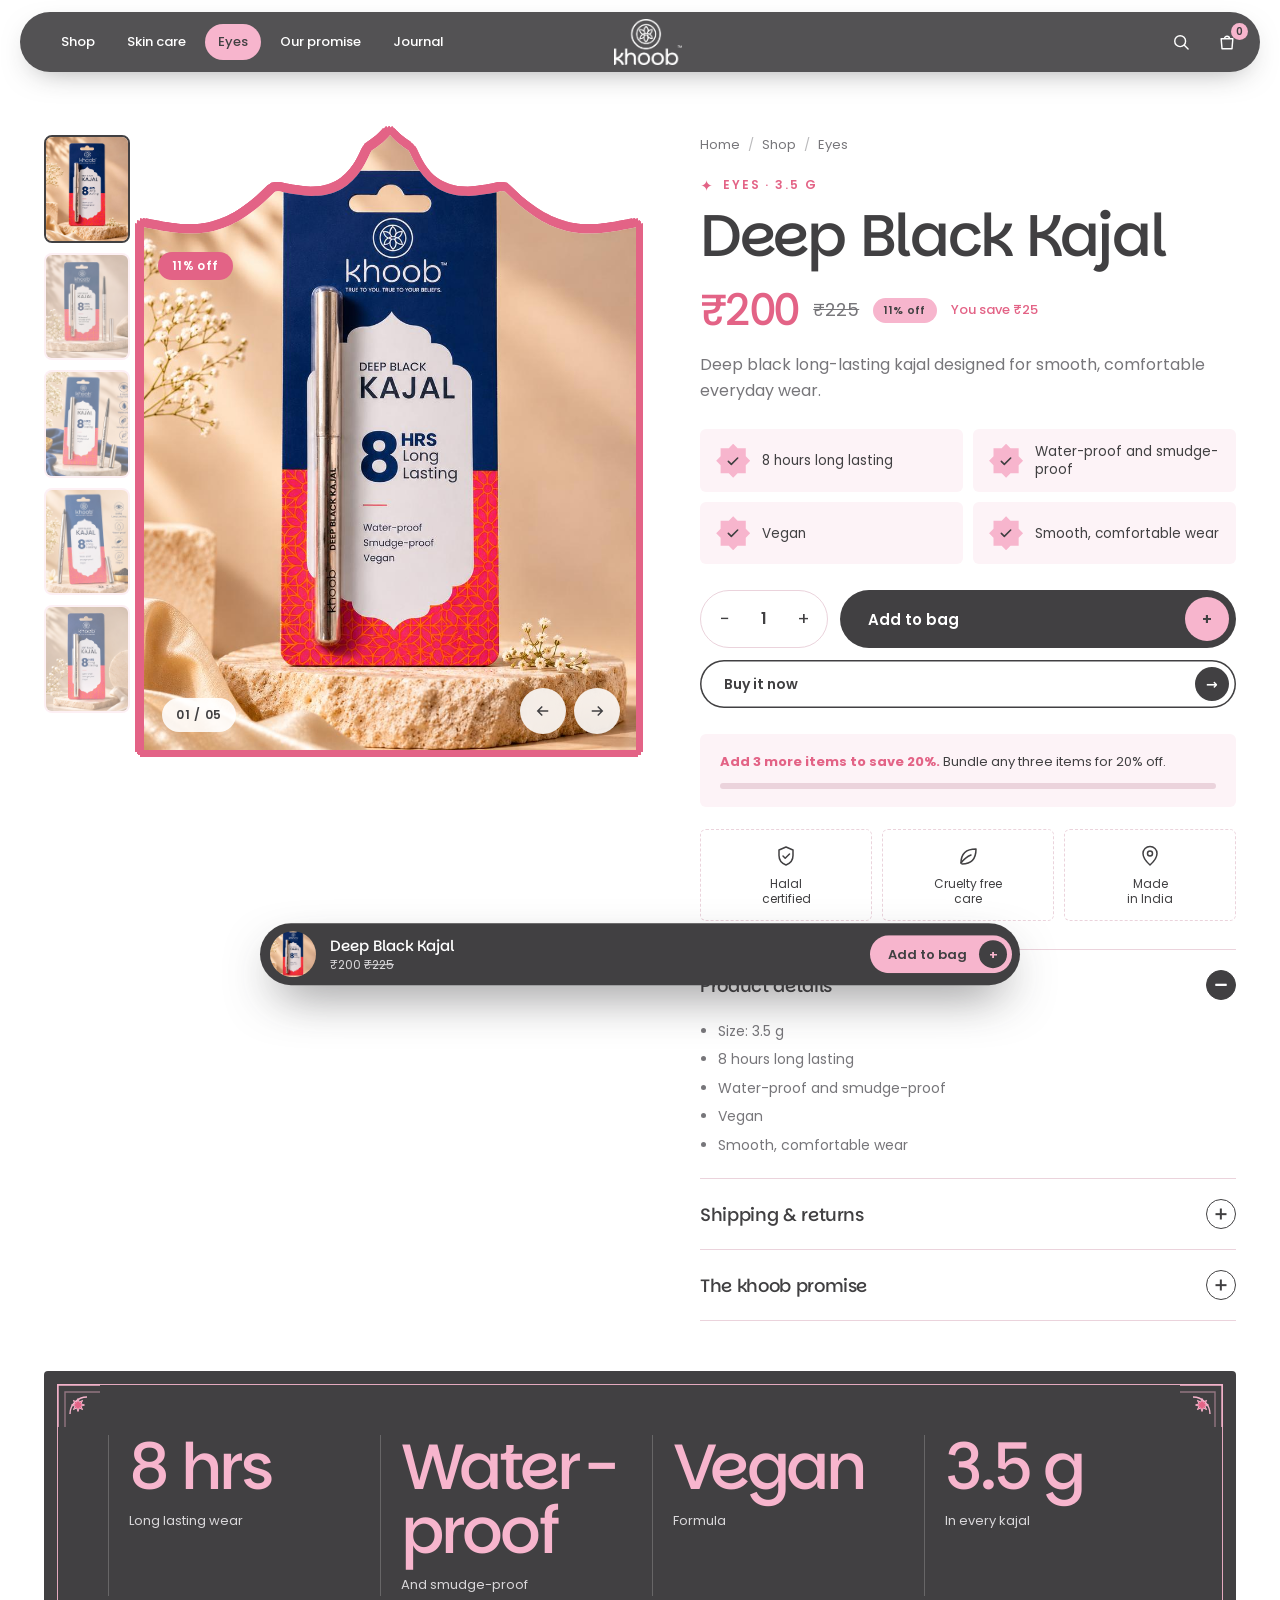
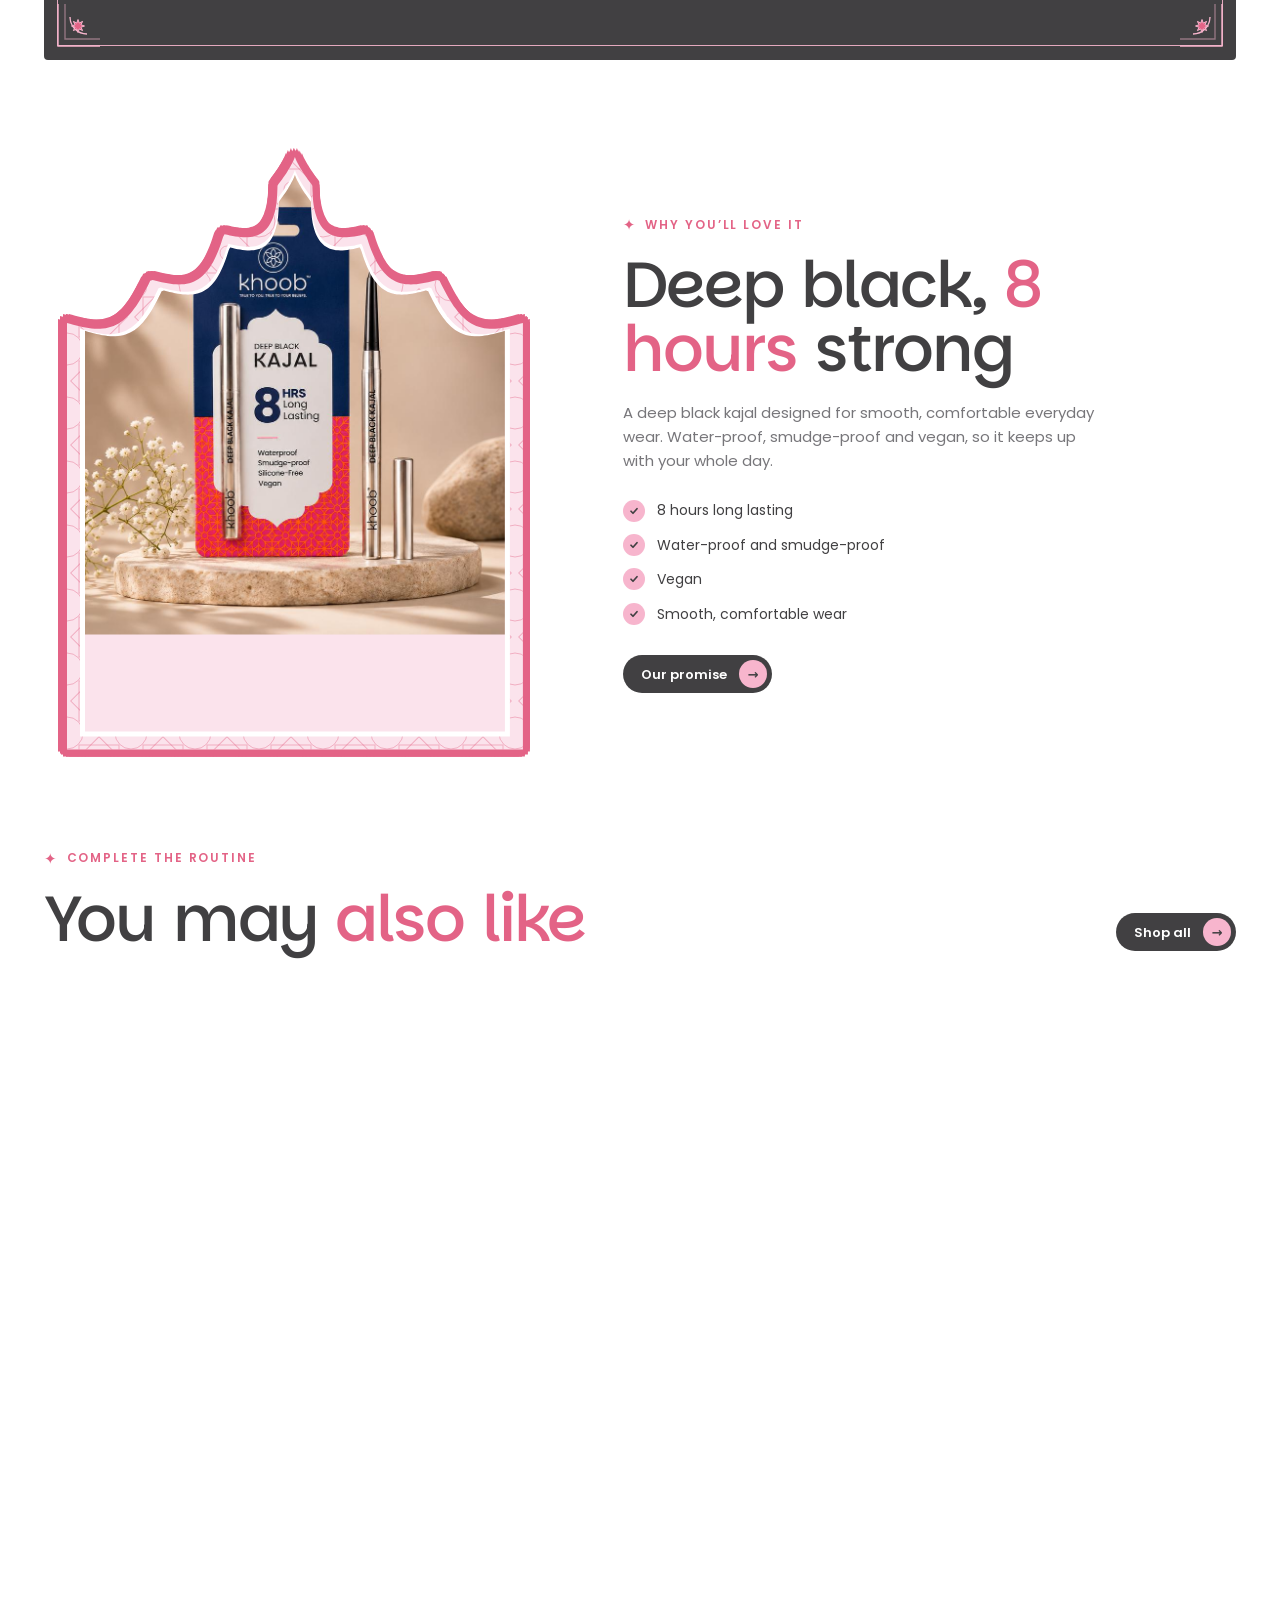
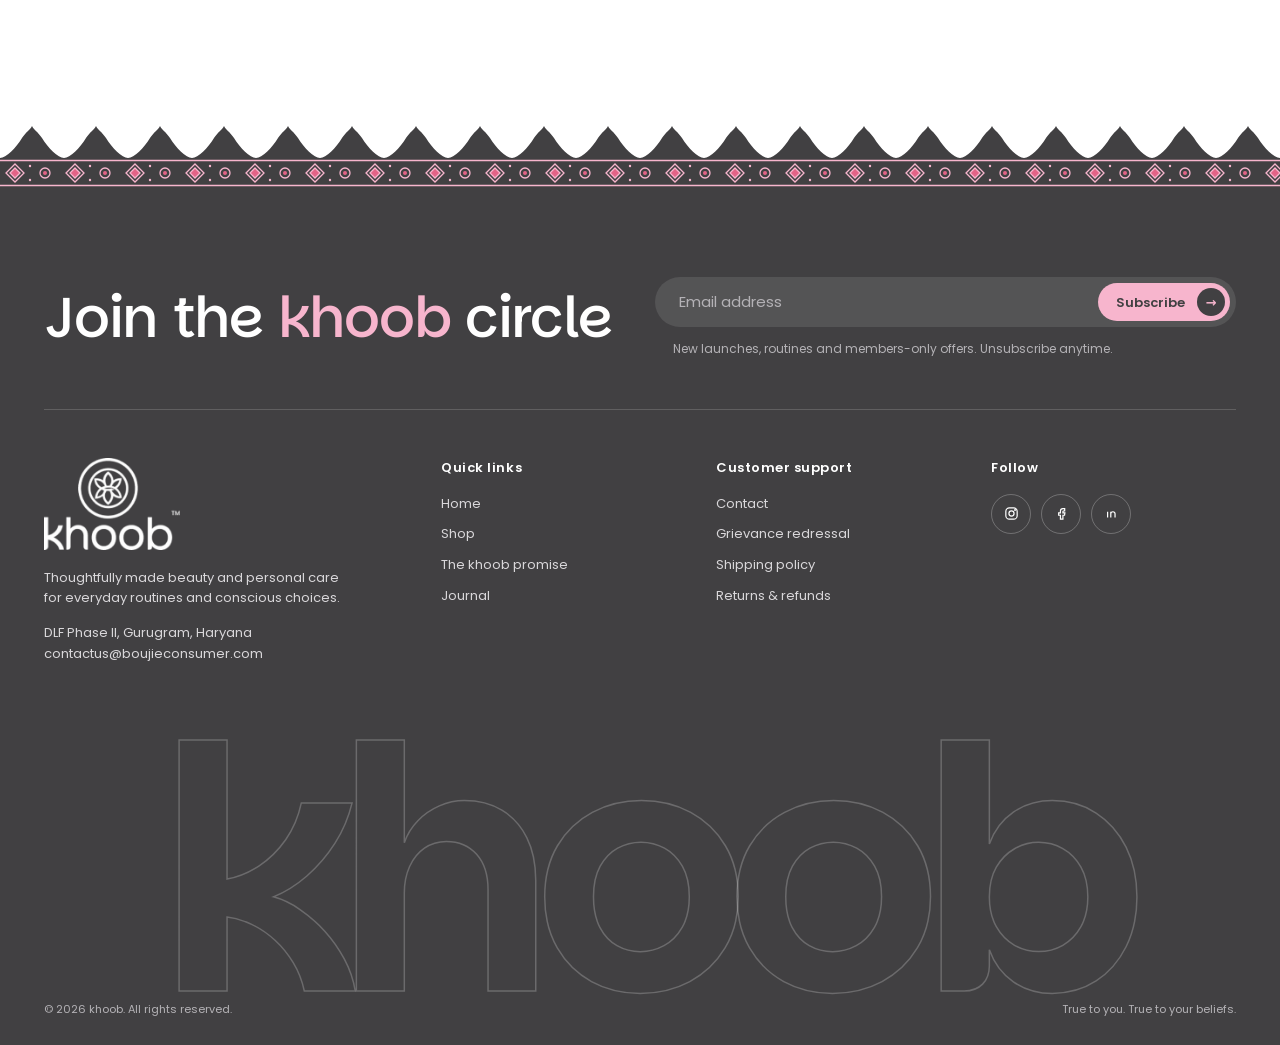
<file: product-deep-black-kajal.html>
<!doctype html>
<html lang="en"><head><meta charset="utf-8"><meta name="viewport" content="width=device-width,initial-scale=1,viewport-fit=cover">
<title>Deep Black Kajal | khoob</title><meta name="description" content="Deep black long-lasting kajal designed for smooth, comfortable everyday wear.">
<meta property="og:title" content="Deep Black Kajal | khoob"><meta property="og:description" content="Deep black long-lasting kajal designed for smooth, comfortable everyday wear."><meta property="og:type" content="website">
<meta name="theme-color" content="#414042">
<link rel="icon" type="image/png" href="assets/img/favicon.png">
<link rel="preconnect" href="https://fonts.googleapis.com"><link rel="preconnect" href="https://fonts.gstatic.com" crossorigin>
<link rel="stylesheet" href="https://fonts.googleapis.com/css2?family=Parkinsans:wght@400;500;600;700&family=Poppins:wght@400;500;600&display=swap">
<link rel="stylesheet" href="assets/css/site.css"><link rel="stylesheet" href="assets/css/mughal-assets.css"><link rel="stylesheet" href="assets/css/mughal.css">
<script>(function(){var d=document.documentElement;d.classList.add("js");try{if(sessionStorage.getItem("kh_nav")){d.classList.add("cv-cover");sessionStorage.removeItem("kh_nav")}}catch(e){}setTimeout(function(){d.classList.remove("cv-cover")},4000)})()</script>
<noscript><style>.js [data-r]{opacity:1!important;transform:none!important}.w>span{transform:none!important}.ri img{clip-path:none!important;transform:none!important}.wm span{transform:none!important}</style></noscript>
<script type="application/ld+json">{"@context":"https://schema.org","@type":"Product","name":"Deep Black Kajal","description":"Deep black long-lasting kajal designed for smooth, comfortable everyday wear.","brand":{"@type":"Brand","name":"khoob"},"offers":{"@type":"Offer","priceCurrency":"INR","price":200,"availability":"https://schema.org/InStock"}}</script></head><body><svg width="0" height="0" style="position:absolute" aria-hidden="true" focusable="false"><defs><clipPath id="mughal" clipPathUnits="objectBoundingBox"><path d="M0.0000 1.0000L0.0000 0.2800L0.0000 0.2800L0.0068 0.2815L0.0137 0.2829L0.0205 0.2843L0.0273 0.2856L0.0340 0.2868L0.0407 0.2878L0.0473 0.2886L0.0539 0.2893L0.0603 0.2897L0.0667 0.2899L0.0730 0.2898L0.0791 0.2895L0.0852 0.2888L0.0911 0.2879L0.0969 0.2866L0.1025 0.2850L0.1080 0.2831L0.1134 0.2808L0.1186 0.2783L0.1238 0.2754L0.1287 0.2721L0.1335 0.2686L0.1382 0.2648L0.1428 0.2607L0.1472 0.2563L0.1516 0.2517L0.1558 0.2469L0.1599 0.2419L0.1639 0.2367L0.1678 0.2313L0.1716 0.2258L0.1754 0.2202L0.1791 0.2146L0.1827 0.2089L0.1882 0.2074L0.1948 0.2087L0.2013 0.2100L0.2079 0.2112L0.2143 0.2123L0.2207 0.2132L0.2271 0.2140L0.2333 0.2146L0.2395 0.2149L0.2455 0.2151L0.2514 0.2149L0.2572 0.2146L0.2628 0.2139L0.2683 0.2129L0.2736 0.2116L0.2788 0.2100L0.2838 0.2081L0.2886 0.2058L0.2932 0.2033L0.2977 0.2004L0.3020 0.1972L0.3061 0.1937L0.3100 0.1899L0.3137 0.1859L0.3173 0.1816L0.3207 0.1770L0.3239 0.1722L0.3270 0.1672L0.3299 0.1621L0.3327 0.1568L0.3354 0.1513L0.3379 0.1458L0.3403 0.1402L0.3427 0.1346L0.3457 0.1303L0.3517 0.1313L0.3576 0.1323L0.3635 0.1332L0.3694 0.1340L0.3751 0.1347L0.3808 0.1352L0.3864 0.1355L0.3919 0.1356L0.3972 0.1354L0.4024 0.1350L0.4074 0.1344L0.4123 0.1335L0.4169 0.1323L0.4214 0.1308L0.4256 0.1290L0.4297 0.1269L0.4334 0.1245L0.4370 0.1218L0.4403 0.1188L0.4434 0.1155L0.4462 0.1119L0.4487 0.1081L0.4511 0.1040L0.4531 0.0997L0.4549 0.0952L0.4565 0.0905L0.4579 0.0856L0.4590 0.0805L0.4599 0.0753L0.4605 0.0700L0.4610 0.0646L0.4613 0.0592L0.4616 0.0539L0.4618 0.0487L0.4640 0.0457L0.4666 0.0431L0.4691 0.0405L0.4717 0.0379L0.4741 0.0352L0.4765 0.0326L0.4789 0.0299L0.4812 0.0272L0.4835 0.0245L0.4857 0.0217L0.4879 0.0189L0.4900 0.0160L0.4921 0.0131L0.4942 0.0101L0.4962 0.0070L0.4981 0.0038L0.5000 0.0000L0.5019 0.0038L0.5038 0.0070L0.5058 0.0101L0.5079 0.0131L0.5100 0.0160L0.5121 0.0189L0.5143 0.0217L0.5165 0.0245L0.5188 0.0272L0.5211 0.0299L0.5235 0.0326L0.5259 0.0352L0.5283 0.0379L0.5309 0.0405L0.5334 0.0431L0.5360 0.0457L0.5382 0.0487L0.5384 0.0539L0.5387 0.0592L0.5390 0.0646L0.5395 0.0700L0.5401 0.0753L0.5410 0.0805L0.5421 0.0856L0.5435 0.0905L0.5451 0.0952L0.5469 0.0997L0.5489 0.1040L0.5513 0.1081L0.5538 0.1119L0.5566 0.1155L0.5597 0.1188L0.5630 0.1218L0.5666 0.1245L0.5703 0.1269L0.5744 0.1290L0.5786 0.1308L0.5831 0.1323L0.5877 0.1335L0.5926 0.1344L0.5976 0.1350L0.6028 0.1354L0.6081 0.1356L0.6136 0.1355L0.6192 0.1352L0.6249 0.1347L0.6306 0.1340L0.6365 0.1332L0.6424 0.1323L0.6483 0.1313L0.6543 0.1303L0.6573 0.1346L0.6597 0.1402L0.6621 0.1458L0.6646 0.1513L0.6673 0.1568L0.6701 0.1621L0.6730 0.1672L0.6761 0.1722L0.6793 0.1770L0.6827 0.1816L0.6863 0.1859L0.6900 0.1899L0.6939 0.1937L0.6980 0.1972L0.7023 0.2004L0.7068 0.2033L0.7114 0.2058L0.7162 0.2081L0.7212 0.2100L0.7264 0.2116L0.7317 0.2129L0.7372 0.2139L0.7428 0.2146L0.7486 0.2149L0.7545 0.2151L0.7605 0.2149L0.7667 0.2146L0.7729 0.2140L0.7793 0.2132L0.7857 0.2123L0.7921 0.2112L0.7987 0.2100L0.8052 0.2087L0.8118 0.2074L0.8173 0.2089L0.8209 0.2146L0.8246 0.2202L0.8284 0.2258L0.8322 0.2313L0.8361 0.2367L0.8401 0.2419L0.8442 0.2469L0.8484 0.2517L0.8528 0.2563L0.8572 0.2607L0.8618 0.2648L0.8665 0.2686L0.8713 0.2721L0.8762 0.2754L0.8814 0.2783L0.8866 0.2808L0.8920 0.2831L0.8975 0.2850L0.9031 0.2866L0.9089 0.2879L0.9148 0.2888L0.9209 0.2895L0.9270 0.2898L0.9333 0.2899L0.9397 0.2897L0.9461 0.2893L0.9527 0.2886L0.9593 0.2878L0.9660 0.2868L0.9727 0.2856L0.9795 0.2843L0.9863 0.2829L0.9932 0.2815L1.0000 0.2800L1.0000 0.2800L1.0000 1.0000Z"/></clipPath><clipPath id="mughal-sm" clipPathUnits="objectBoundingBox"><path d="M0.0000 1.0000L0.0000 0.1500L0.0000 0.1500L0.0089 0.1514L0.0177 0.1528L0.0265 0.1542L0.0354 0.1555L0.0442 0.1566L0.0529 0.1577L0.0616 0.1586L0.0703 0.1593L0.0789 0.1598L0.0875 0.1601L0.0960 0.1602L0.1044 0.1600L0.1128 0.1596L0.1211 0.1589L0.1293 0.1580L0.1374 0.1567L0.1454 0.1552L0.1533 0.1533L0.1611 0.1512L0.1688 0.1488L0.1765 0.1462L0.1840 0.1432L0.1914 0.1400L0.1987 0.1366L0.2059 0.1329L0.2130 0.1290L0.2200 0.1249L0.2269 0.1206L0.2337 0.1161L0.2404 0.1116L0.2470 0.1069L0.2535 0.1021L0.2599 0.0973L0.2662 0.0924L0.2734 0.0912L0.2811 0.0925L0.2888 0.0938L0.2964 0.0949L0.3040 0.0960L0.3115 0.0969L0.3188 0.0977L0.3261 0.0983L0.3333 0.0987L0.3403 0.0990L0.3473 0.0989L0.3541 0.0987L0.3607 0.0982L0.3673 0.0974L0.3736 0.0964L0.3798 0.0950L0.3859 0.0934L0.3918 0.0915L0.3975 0.0893L0.4030 0.0868L0.4083 0.0841L0.4135 0.0811L0.4184 0.0778L0.4232 0.0742L0.4278 0.0705L0.4321 0.0665L0.4363 0.0623L0.4402 0.0580L0.4440 0.0535L0.4476 0.0488L0.4509 0.0440L0.4540 0.0391L0.4569 0.0342L0.4597 0.0293L0.4627 0.0252L0.4666 0.0231L0.4704 0.0210L0.4741 0.0189L0.4777 0.0167L0.4812 0.0146L0.4846 0.0124L0.4879 0.0101L0.4911 0.0078L0.4942 0.0054L0.4971 0.0029L0.5000 0.0000L0.5029 0.0029L0.5058 0.0054L0.5089 0.0078L0.5121 0.0101L0.5154 0.0124L0.5188 0.0146L0.5223 0.0167L0.5259 0.0189L0.5296 0.0210L0.5334 0.0231L0.5373 0.0252L0.5403 0.0293L0.5431 0.0342L0.5460 0.0391L0.5491 0.0440L0.5524 0.0488L0.5560 0.0535L0.5598 0.0580L0.5637 0.0623L0.5679 0.0665L0.5722 0.0705L0.5768 0.0742L0.5816 0.0778L0.5865 0.0811L0.5917 0.0841L0.5970 0.0868L0.6025 0.0893L0.6082 0.0915L0.6141 0.0934L0.6202 0.0950L0.6264 0.0964L0.6327 0.0974L0.6393 0.0982L0.6459 0.0987L0.6527 0.0989L0.6597 0.0990L0.6667 0.0987L0.6739 0.0983L0.6812 0.0977L0.6885 0.0969L0.6960 0.0960L0.7036 0.0949L0.7112 0.0938L0.7189 0.0925L0.7266 0.0912L0.7338 0.0924L0.7401 0.0973L0.7465 0.1021L0.7530 0.1069L0.7596 0.1116L0.7663 0.1161L0.7731 0.1206L0.7800 0.1249L0.7870 0.1290L0.7941 0.1329L0.8013 0.1366L0.8086 0.1400L0.8160 0.1432L0.8235 0.1462L0.8312 0.1488L0.8389 0.1512L0.8467 0.1533L0.8546 0.1552L0.8626 0.1567L0.8707 0.1580L0.8789 0.1589L0.8872 0.1596L0.8956 0.1600L0.9040 0.1602L0.9125 0.1601L0.9211 0.1598L0.9297 0.1593L0.9384 0.1586L0.9471 0.1577L0.9558 0.1566L0.9646 0.1555L0.9735 0.1542L0.9823 0.1528L0.9911 0.1514L1.0000 0.1500L1.0000 0.1500L1.0000 1.0000Z"/></clipPath></defs></svg><a class="sr" href="#main">Skip to content</a>
<div class="cv" aria-hidden="true"><span></span><span></span><span></span><span></span><span></span><b><img src="assets/img/logo-white.png" alt=""></b></div>
<div class="progress" aria-hidden="true"></div><div class="cur" aria-hidden="true"></div>
<header class="hd"><nav aria-label="Main"><ul><li><a href="shop.html">Shop</a></li><li><a href="shop.html?cat=Skin%20care">Skin care</a></li><li><a href="shop.html?cat=Eyes" class="on" aria-current="page">Eyes</a></li><li><a href="our-promise.html">Our promise</a></li><li><a href="journal.html">Journal</a></li></ul>
<button class="ib burger" data-menu aria-label="Menu" aria-expanded="false"><svg viewBox="0 0 24 24"><path d="M4 8h16M4 16h16"/></svg></button></nav>
<a class="logo" href="index.html" aria-label="khoob home"><img src="assets/img/logo-white.png" alt="khoob" width="208" height="140"></a>
<div class="rt"><button class="ib" data-search aria-label="Search products"><svg viewBox="0 0 24 24"><circle cx="11" cy="11" r="6.5"/><path d="M16 16l4.5 4.5"/></svg></button><button class="ib" data-cart aria-label="Open bag"><svg viewBox="0 0 24 24"><path d="M5 8h14l-1 12H6zM9 8a3 3 0 0 1 6 0"/></svg><span class="cnt">0</span></button></div></header>
<div class="mnav" aria-label="Menu"><div><a class="big" href="index.html"><span style="--i:0">Home</span></a><a class="big" href="shop.html"><span style="--i:1">Shop</span></a><a class="big" href="shop.html?cat=Skin%20care"><span style="--i:2">Skin care</span></a><a class="big" href="shop.html?cat=Eyes"><span style="--i:3">Eyes</span></a><a class="big" href="shop.html?cat=Duos"><span style="--i:4">Duos</span></a><a class="big" href="our-promise.html"><span style="--i:5">Our promise</span></a><a class="big" href="journal.html"><span style="--i:6">Journal</span></a><a class="big" href="contact.html"><span style="--i:7">Contact</span></a></div>
<div class="mf"><small>Halal beauty & personal care,<br>made in India.</small><small><a href="mailto:contactus@boujieconsumer.com">contactus@boujieconsumer.com</a></small></div></div>
<div class="srch" role="dialog" aria-label="Search"><div class="sp"><form><svg viewBox="0 0 24 24"><circle cx="11" cy="11" r="6.5"/><path d="M16 16l4.5 4.5"/></svg><input type="search" placeholder="Search sunscreen, kajal, duos…" aria-label="Search products" autocomplete="off"><button type="button" class="xb" data-close aria-label="Close search"><svg viewBox="0 0 24 24"><path d="M5 5l14 14M19 5L5 19"/></svg></button></form><div class="sres"></div><div class="chipsrow"><span class="muted">Browse:</span><a href="shop.html?cat=Skin%20care">Skin care</a><a href="shop.html?cat=Eyes">Eyes</a><a href="shop.html?cat=Duos">Duos</a></div></div></div><main id="main">
<section class="wrap"><div class="pp">
<div class="gal" data-gal data-r="scale"><div class="thumbs" role="group" aria-label="Product images"><button class="th on" aria-label="Show image 1"><img src="assets/img/kp1.jpg" alt=""></button><button class="th" aria-label="Show image 2"><img src="assets/img/k1.jpg" alt=""></button><button class="th" aria-label="Show image 3"><img src="assets/img/k2.jpg" alt=""></button><button class="th" aria-label="Show image 4"><img src="assets/img/k3.jpg" alt=""></button><button class="th" aria-label="Show image 5"><img src="assets/img/kp2.jpg" alt=""></button></div>
<div class="stagew"><div class="stage" tabindex="0" aria-label="Deep Black Kajal gallery. Use arrow keys to change image."><span class="badge">11% off</span><div class="gi"><img src="assets/img/kp1.jpg" alt="Deep Black Kajal, view 1" fetchpriority="high" draggable="false"></div><div class="gi"><img src="assets/img/k1.jpg" alt="Deep Black Kajal, view 2" loading="lazy" draggable="false"></div><div class="gi"><img src="assets/img/k2.jpg" alt="Deep Black Kajal, view 3" loading="lazy" draggable="false"></div><div class="gi"><img src="assets/img/k3.jpg" alt="Deep Black Kajal, view 4" loading="lazy" draggable="false"></div><div class="gi"><img src="assets/img/kp2.jpg" alt="Deep Black Kajal, view 5" loading="lazy" draggable="false"></div>
<div class="gcount" aria-hidden="true">01 / 05</div><div class="gnav"><button data-prev aria-label="Previous image"><svg viewBox="0 0 24 24"><path d="M19 12H5M11 6l-6 6 6 6"/></svg></button><button data-next aria-label="Next image"><svg viewBox="0 0 24 24"><path d="M5 12h14M13 6l6 6-6 6"/></svg></button></div></div></div></div>
<div class="pinfo"><div class="crumb" data-r><a href="index.html">Home</a><i>/</i><a href="shop.html">Shop</a><i>/</i><a href="shop.html?cat=Eyes">Eyes</a></div>
<span class="eyebrow" style="margin:22px 0 14px" data-r style="--d:.05s">Eyes · 3.5 g</span>
<h1 data-split style="--d:.1s">Deep Black Kajal</h1>
<div class="prow" data-r style="--d:.3s"><span class="now">₹200</span><s>₹225</s><span class="badge gold">11% off</span><span class="save">You save ₹25</span></div>
<p class="desc" data-r style="--d:.35s">Deep black long-lasting kajal designed for smooth, comfortable everyday wear.</p>
<ul class="perks"><li data-r style="--d:0.4s"><i><svg viewBox="0 0 24 24"><path d="M5 12.5l4.5 4.5L19 7.5"/></svg></i>8 hours long lasting</li><li data-r style="--d:0.48000000000000004s"><i><svg viewBox="0 0 24 24"><path d="M5 12.5l4.5 4.5L19 7.5"/></svg></i>Water-proof and smudge-proof</li><li data-r style="--d:0.56s"><i><svg viewBox="0 0 24 24"><path d="M5 12.5l4.5 4.5L19 7.5"/></svg></i>Vegan</li><li data-r style="--d:0.64s"><i><svg viewBox="0 0 24 24"><path d="M5 12.5l4.5 4.5L19 7.5"/></svg></i>Smooth, comfortable wear</li></ul>
<div class="buy" data-buy="2" data-r style="--d:.5s"><div class="qty" role="group" aria-label="Quantity"><button data-step="-1" aria-label="Decrease quantity">−</button><output>1</output><button data-step="1" aria-label="Increase quantity">+</button></div>
<button class="btn navy main mag" data-pdp="add">Add to bag <i>+</i></button></div>
<div class="buy2"><a class="btn ghost block" href="cart.html" data-pdp="now">Buy it now <i>→</i></a></div>
<div class="hint" data-hint data-r><div><b class="hm"></b> Bundle any three items for 20% off.</div><div class="free"><b></b></div></div>
<div class="assure" data-r><div><svg viewBox="0 0 24 24"><path d="M12 3l7 3v5.5c0 4.5-3 8-7 9.5-4-1.5-7-5-7-9.5V6z"/><path d="M9 12l2.2 2.2L15.5 10"/></svg>Halal<br>certified</div><div><svg viewBox="0 0 24 24"><path d="M5 19c0-9 5-14 15-14 0 10-5 15-14 15"/><path d="M5 19c3-4 6-6.5 10-8"/></svg>Cruelty free<br>care</div><div><svg viewBox="0 0 24 24"><path d="M12 21s7-6.2 7-11.5A7 7 0 0 0 5 9.5C5 14.8 12 21 12 21z"/><circle cx="12" cy="9.5" r="2.5"/></svg>Made<br>in India</div></div>
<div class="acc" data-r>
<div class="acc-i open"><button class="acc-h" aria-expanded="true">Product details<i></i></button><div class="acc-b"><div><ul><li>Size: 3.5 g</li><li>8 hours long lasting</li><li>Water-proof and smudge-proof</li><li>Vegan</li><li>Smooth, comfortable wear</li></ul></div></div></div>
<div class="acc-i"><button class="acc-h" aria-expanded="false">Shipping &amp; returns<i></i></button><div class="acc-b"><div><p>Read our <a href="https://shopkhoob.com/pages/shipping-policy" target="_blank" rel="noopener">shipping policy</a> and <a href="https://shopkhoob.com/pages/returns-refunds" target="_blank" rel="noopener">returns &amp; refunds</a> for the full details.</p></div></div></div>
<div class="acc-i"><button class="acc-h" aria-expanded="false">The khoob promise<i></i></button><div class="acc-b"><div><p>Beauty that feels aligned with who you are and what you value. Clearly listed ingredients, cruelty free care and formulas crafted with respect for the values you live by every day.</p></div></div></div>
</div></div></div></section>

<section class="wrap"><div class="hls rug dk"><div data-r style="--d:0.08s"><b data-count="8" data-suffix=" hrs">0 hrs</b><span>Long lasting wear</span></div><div data-r style="--d:0.08s"><b>Water-proof</b><span>And smudge-proof</span></div><div data-r style="--d:0.08s"><b>Vegan</b><span>Formula</span></div><div data-r style="--d:0.08s"><b>3.5 g</b><span>In every kajal</span></div></div></section>

<section class="sec wrap"><div class="story"><div class="frame"><div class="arch ri" style="--d:.1s"><img src="assets/img/k1.jpg" alt="" loading="lazy"></div></div>
<div><span class="eyebrow" data-r>Why you’ll love it</span><h2 class="h-lg" data-split>Deep black, <em>8 hours</em> strong</h2><p data-r>A deep black kajal designed for smooth, comfortable everyday wear. Water-proof, smudge-proof and vegan, so it keeps up with your whole day.</p><ul class="ticks" data-r><li>8 hours long lasting</li><li>Water-proof and smudge-proof</li><li>Vegan</li><li>Smooth, comfortable wear</li></ul><a class="btn navy sm mag" href="our-promise.html" >Our promise <i>→</i></a></div></div></section>

<section class="wrap" style="padding-bottom:20px"><div class="shead"><div><span class="eyebrow" data-r>Complete the routine</span><h2 class="h-lg" data-split>You may <em>also like</em></h2></div><a class="btn navy sm mag" href="shop.html" >Shop all <i>→</i></a></div><div class="grid g3"><article class="card" data-id="1" data-cat="Skin care" data-price="399" data-off="11" data-name="ultra light sunscreen spf 50+" data-r style="--d:0s">
<div class="imw"><a class="im" href="product-ultra-light-sunscreen-spf-50.html" aria-label="Ultra Light Sunscreen SPF 50+"><span class="badge">11% off</span><img src="assets/img/s1.jpg" alt="Ultra Light Sunscreen SPF 50+" loading="lazy"><img src="assets/img/s2.jpg" alt="" loading="lazy"></a></div>
<button class="qa" data-add="1" aria-label="Add Ultra Light Sunscreen SPF 50+ to bag"><span>Add to bag</span><i>+</i></button>
<div class="meta"><div><small>Skin care · 50 g</small><a class="nm" href="product-ultra-light-sunscreen-spf-50.html">Ultra Light Sunscreen SPF 50+</a></div><div class="price"><b>₹399</b><s>₹449</s></div></div></article><article class="card" data-id="3" data-cat="Duos" data-price="539" data-off="20" data-name="the everyday duo" data-r style="--d:0.09s">
<div class="imw"><a class="im" href="product-the-everyday-duo.html" aria-label="The Everyday Duo"><span class="badge">20% off</span><img src="assets/img/duo1.jpg" alt="The Everyday Duo" loading="lazy"><img src="assets/img/s2.jpg" alt="" loading="lazy"></a></div>
<button class="qa" data-add="3" aria-label="Add The Everyday Duo to bag"><span>Add to bag</span><i>+</i></button>
<div class="meta"><div><small>Duos · Sunscreen + Kajal</small><a class="nm" href="product-the-everyday-duo.html">The Everyday Duo</a></div><div class="price"><b>₹539</b><s>₹674</s></div></div></article><article class="card" data-id="4" data-cat="Duos" data-price="719" data-off="20" data-name="sunscreen duo" data-r style="--d:0.18s">
<div class="imw"><a class="im" href="product-sunscreen-duo.html" aria-label="Sunscreen Duo"><span class="badge">20% off</span><img src="assets/img/duo2.jpg" alt="Sunscreen Duo" loading="lazy"><img src="assets/img/s1.jpg" alt="" loading="lazy"></a></div>
<button class="qa" data-add="4" aria-label="Add Sunscreen Duo to bag"><span>Add to bag</span><i>+</i></button>
<div class="meta"><div><small>Duos · 2 × 50 g</small><a class="nm" href="product-sunscreen-duo.html">Sunscreen Duo</a></div><div class="price"><b>₹719</b><s>₹898</s></div></div></article></div></section>

<div class="sbar" aria-hidden="false"><img src="assets/img/kp1.jpg" alt=""><div class="n">Deep Black Kajal<small>₹200 <s>₹225</s></small></div><button class="btn sm" data-sbar-add>Add to bag <i>+</i></button></div></main><div class="arcade" aria-hidden="true"></div><footer class="ft"><div class="rugband dk" aria-hidden="true"></div><div class="wrap">
<div class="ft-top"><h2 class="h-lg" data-split>Join the <em>khoob</em> circle</h2>
<div><form class="nl" data-toast-form="Thanks, you’re on the list"><input required type="email" placeholder="Email address" aria-label="Email address"><button class="btn sm">Subscribe <i>→</i></button></form><p class="ft-note">New launches, routines and members-only offers. Unsubscribe anytime.</p></div></div>
<div class="fcols"><div><div class="logo"><img src="assets/img/logo-white.png" alt="khoob" width="208" height="140"></div><p>Thoughtfully made beauty and personal care for everyday routines and conscious choices.</p><p>DLF Phase II, Gurugram, Haryana<br><a href="mailto:contactus@boujieconsumer.com" style="display:inline;background:none">contactus@boujieconsumer.com</a></p></div>
<div><h4>Quick links</h4><a href="index.html">Home</a><a href="shop.html">Shop</a><a href="our-promise.html">The khoob promise</a><a href="journal.html">Journal</a></div>
<div><h4>Customer support</h4><a href="contact.html">Contact</a><a href="https://shopkhoob.com/pages/contact#khoob-grievance" target="_blank" rel="noopener">Grievance redressal</a><a href="https://shopkhoob.com/pages/shipping-policy" target="_blank" rel="noopener">Shipping policy</a><a href="https://shopkhoob.com/pages/returns-refunds" target="_blank" rel="noopener">Returns &amp; refunds</a></div>
<div><h4>Follow</h4><div class="soc"><a href="https://www.instagram.com/itskhoob" target="_blank" rel="noopener" aria-label="Instagram"><svg viewBox="0 0 24 24"><rect x="4" y="4" width="16" height="16" rx="5"/><circle cx="12" cy="12" r="3.6"/><circle cx="17" cy="7" r=".6"/></svg></a><a href="https://www.facebook.com/khoobtm" target="_blank" rel="noopener" aria-label="Facebook"><svg viewBox="0 0 24 24"><path d="M14 8.5h2.5V5H14c-2.2 0-3.5 1.4-3.5 3.6V11H8v3.5h2.5V20H14v-5.5h2.3l.5-3.5H14V9.2c0-.5.2-.7.7-.7z"/></svg></a><a href="http://linkedin.com/company/khoob%E2%84%A2/" target="_blank" rel="noopener" aria-label="LinkedIn"><svg viewBox="0 0 24 24"><path d="M6.5 9.5v8M6.5 6v.1M11 17.5v-8M11 12.5c0-2 1.3-3 3-3s3 1 3 3v5"/></svg></a></div></div></div>
</div><div class="wm" aria-hidden="true"><span style="--i:0">k</span><span style="--i:1">h</span><span style="--i:2">o</span><span style="--i:3">o</span><span style="--i:4">b</span></div>
<div class="wrap legal"><span>© 2026 khoob. All rights reserved.</span><span>True to you. True to your beliefs.</span></div></footer>
<div class="scrim" data-close></div>
<aside class="drawer" aria-label="Bag" aria-hidden="true"><div class="dh"><h3>Your bag</h3><button class="xb" data-close aria-label="Close bag"><svg viewBox="0 0 24 24"><path d="M5 5l14 14M19 5L5 19"/></svg></button></div><div class="free"><b></b></div><p class="free-t"></p><div class="lines"></div><div class="sum"></div></aside>
<div class="toast" role="status" aria-live="polite"></div>
<script src="assets/js/data.js"></script><script src="assets/js/site.js" defer></script></body></html>
</file>
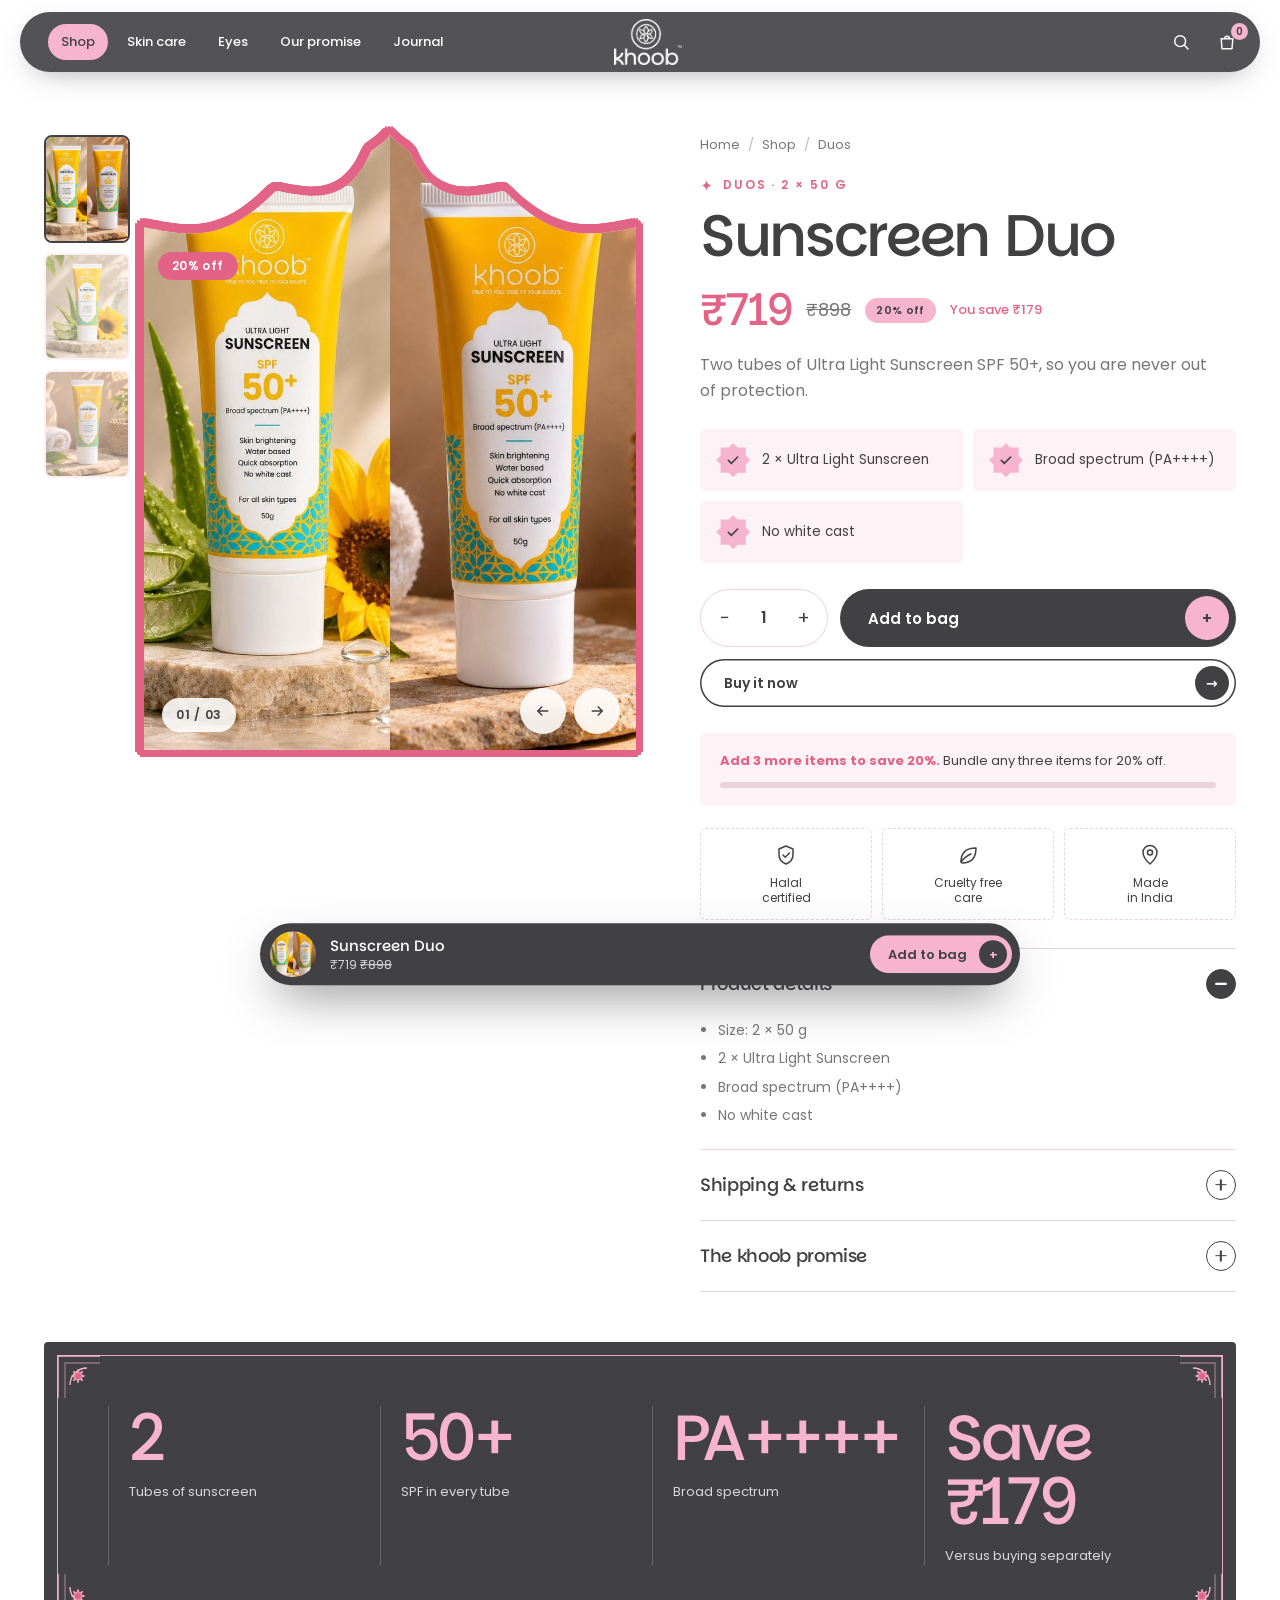
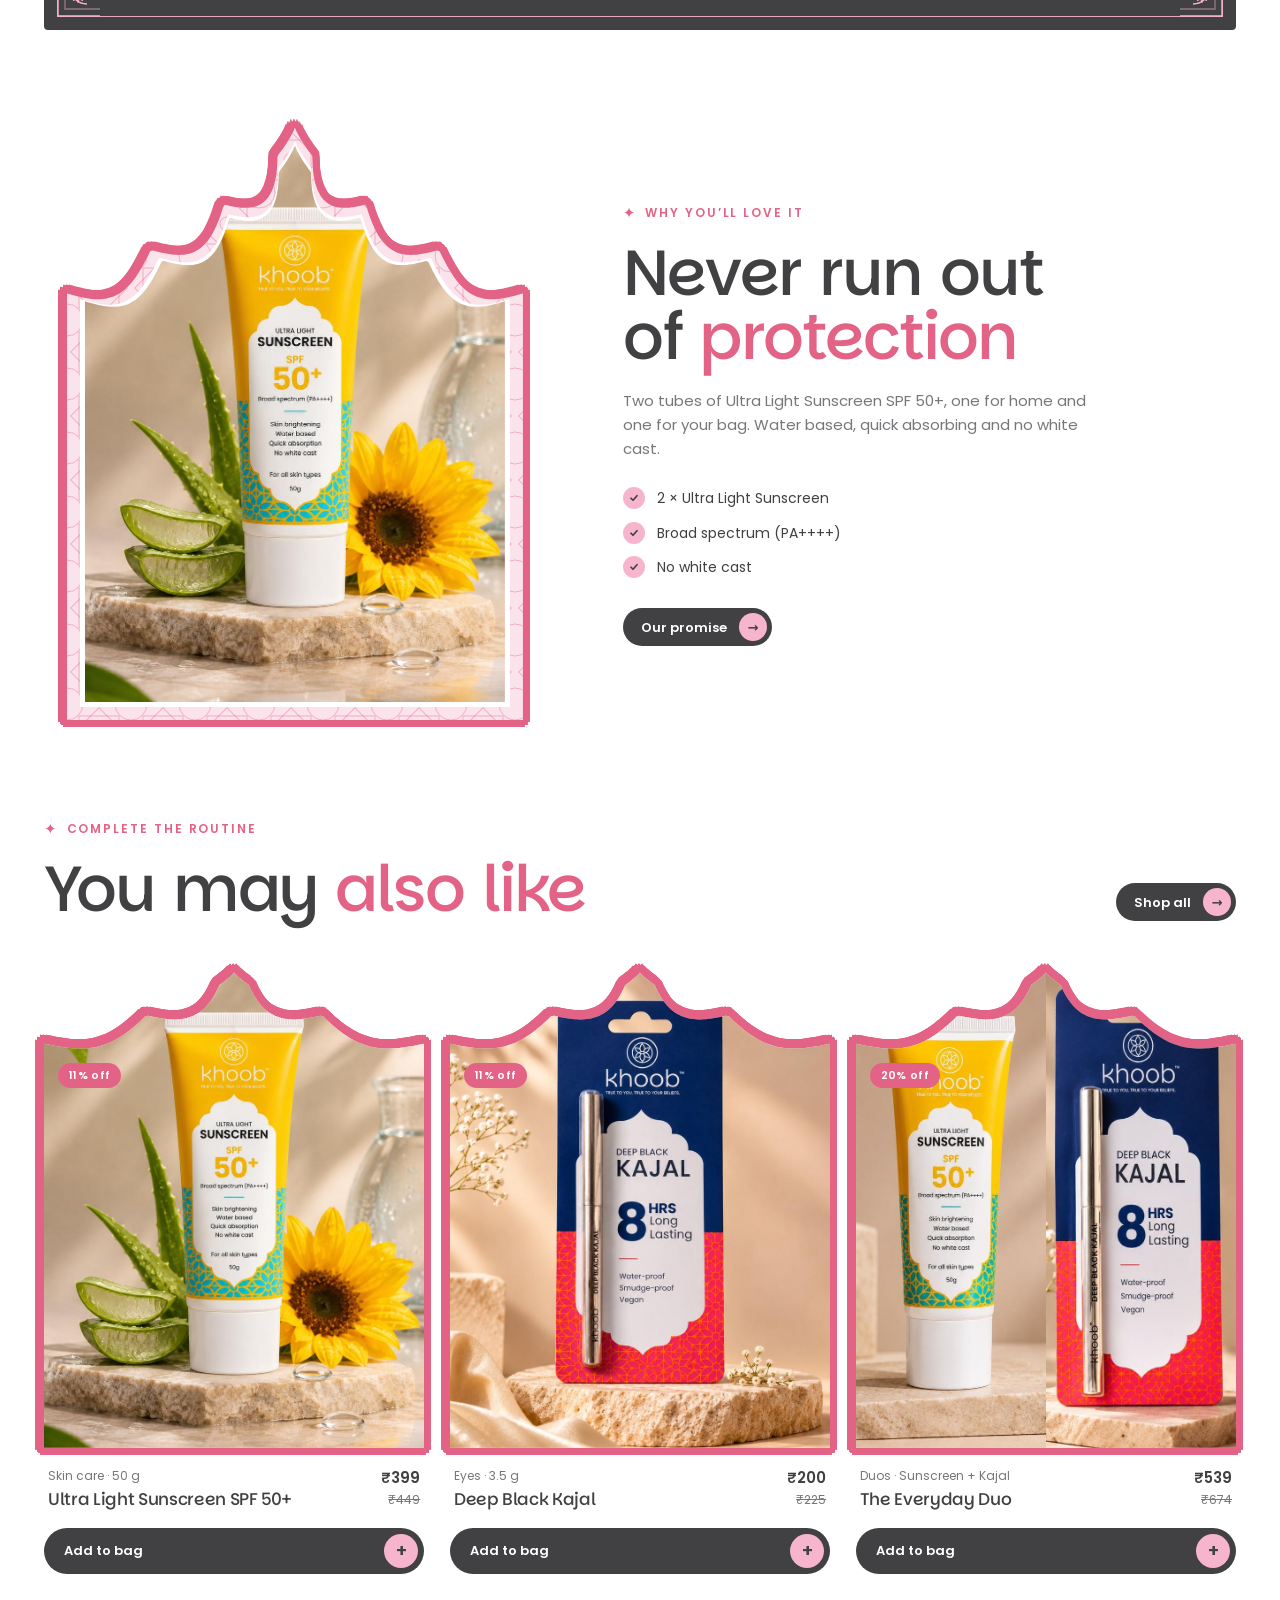
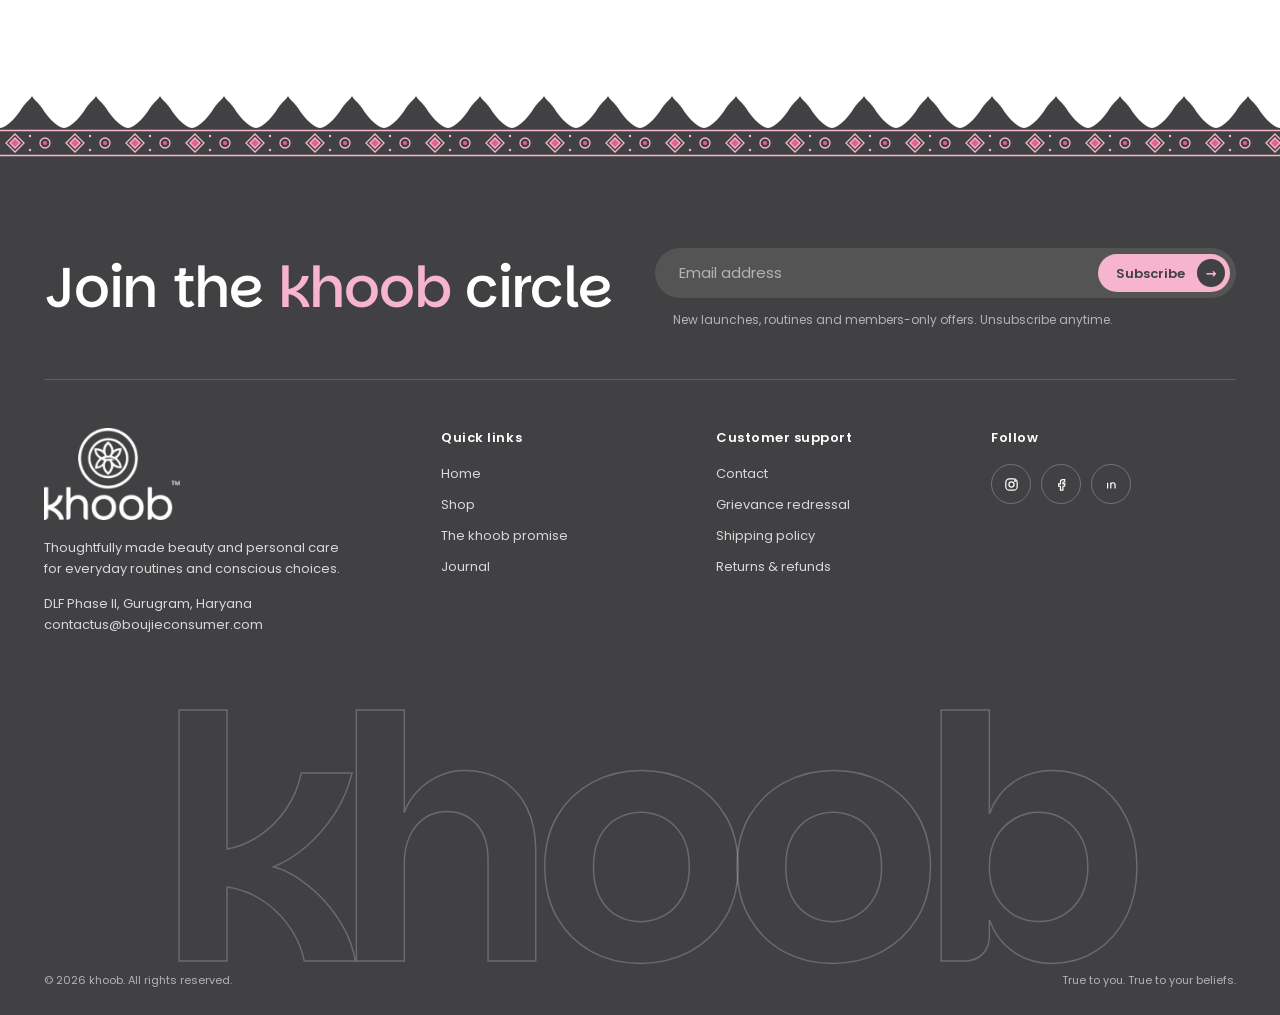
<file: product-sunscreen-duo.html>
<!doctype html>
<html lang="en"><head><meta charset="utf-8"><meta name="viewport" content="width=device-width,initial-scale=1,viewport-fit=cover">
<title>Sunscreen Duo | khoob</title><meta name="description" content="Two tubes of Ultra Light Sunscreen SPF 50+, so you are never out of protection.">
<meta property="og:title" content="Sunscreen Duo | khoob"><meta property="og:description" content="Two tubes of Ultra Light Sunscreen SPF 50+, so you are never out of protection."><meta property="og:type" content="website">
<meta name="theme-color" content="#414042">
<link rel="icon" type="image/png" href="assets/img/favicon.png">
<link rel="preconnect" href="https://fonts.googleapis.com"><link rel="preconnect" href="https://fonts.gstatic.com" crossorigin>
<link rel="stylesheet" href="https://fonts.googleapis.com/css2?family=Parkinsans:wght@400;500;600;700&family=Poppins:wght@400;500;600&display=swap">
<link rel="stylesheet" href="assets/css/site.css"><link rel="stylesheet" href="assets/css/mughal-assets.css"><link rel="stylesheet" href="assets/css/mughal.css">
<script>(function(){var d=document.documentElement;d.classList.add("js");try{if(sessionStorage.getItem("kh_nav")){d.classList.add("cv-cover");sessionStorage.removeItem("kh_nav")}}catch(e){}setTimeout(function(){d.classList.remove("cv-cover")},4000)})()</script>
<noscript><style>.js [data-r]{opacity:1!important;transform:none!important}.w>span{transform:none!important}.ri img{clip-path:none!important;transform:none!important}.wm span{transform:none!important}</style></noscript>
<script type="application/ld+json">{"@context":"https://schema.org","@type":"Product","name":"Sunscreen Duo","description":"Two tubes of Ultra Light Sunscreen SPF 50+, so you are never out of protection.","brand":{"@type":"Brand","name":"khoob"},"offers":{"@type":"Offer","priceCurrency":"INR","price":719,"availability":"https://schema.org/InStock"}}</script></head><body><svg width="0" height="0" style="position:absolute" aria-hidden="true" focusable="false"><defs><clipPath id="mughal" clipPathUnits="objectBoundingBox"><path d="M0.0000 1.0000L0.0000 0.2800L0.0000 0.2800L0.0068 0.2815L0.0137 0.2829L0.0205 0.2843L0.0273 0.2856L0.0340 0.2868L0.0407 0.2878L0.0473 0.2886L0.0539 0.2893L0.0603 0.2897L0.0667 0.2899L0.0730 0.2898L0.0791 0.2895L0.0852 0.2888L0.0911 0.2879L0.0969 0.2866L0.1025 0.2850L0.1080 0.2831L0.1134 0.2808L0.1186 0.2783L0.1238 0.2754L0.1287 0.2721L0.1335 0.2686L0.1382 0.2648L0.1428 0.2607L0.1472 0.2563L0.1516 0.2517L0.1558 0.2469L0.1599 0.2419L0.1639 0.2367L0.1678 0.2313L0.1716 0.2258L0.1754 0.2202L0.1791 0.2146L0.1827 0.2089L0.1882 0.2074L0.1948 0.2087L0.2013 0.2100L0.2079 0.2112L0.2143 0.2123L0.2207 0.2132L0.2271 0.2140L0.2333 0.2146L0.2395 0.2149L0.2455 0.2151L0.2514 0.2149L0.2572 0.2146L0.2628 0.2139L0.2683 0.2129L0.2736 0.2116L0.2788 0.2100L0.2838 0.2081L0.2886 0.2058L0.2932 0.2033L0.2977 0.2004L0.3020 0.1972L0.3061 0.1937L0.3100 0.1899L0.3137 0.1859L0.3173 0.1816L0.3207 0.1770L0.3239 0.1722L0.3270 0.1672L0.3299 0.1621L0.3327 0.1568L0.3354 0.1513L0.3379 0.1458L0.3403 0.1402L0.3427 0.1346L0.3457 0.1303L0.3517 0.1313L0.3576 0.1323L0.3635 0.1332L0.3694 0.1340L0.3751 0.1347L0.3808 0.1352L0.3864 0.1355L0.3919 0.1356L0.3972 0.1354L0.4024 0.1350L0.4074 0.1344L0.4123 0.1335L0.4169 0.1323L0.4214 0.1308L0.4256 0.1290L0.4297 0.1269L0.4334 0.1245L0.4370 0.1218L0.4403 0.1188L0.4434 0.1155L0.4462 0.1119L0.4487 0.1081L0.4511 0.1040L0.4531 0.0997L0.4549 0.0952L0.4565 0.0905L0.4579 0.0856L0.4590 0.0805L0.4599 0.0753L0.4605 0.0700L0.4610 0.0646L0.4613 0.0592L0.4616 0.0539L0.4618 0.0487L0.4640 0.0457L0.4666 0.0431L0.4691 0.0405L0.4717 0.0379L0.4741 0.0352L0.4765 0.0326L0.4789 0.0299L0.4812 0.0272L0.4835 0.0245L0.4857 0.0217L0.4879 0.0189L0.4900 0.0160L0.4921 0.0131L0.4942 0.0101L0.4962 0.0070L0.4981 0.0038L0.5000 0.0000L0.5019 0.0038L0.5038 0.0070L0.5058 0.0101L0.5079 0.0131L0.5100 0.0160L0.5121 0.0189L0.5143 0.0217L0.5165 0.0245L0.5188 0.0272L0.5211 0.0299L0.5235 0.0326L0.5259 0.0352L0.5283 0.0379L0.5309 0.0405L0.5334 0.0431L0.5360 0.0457L0.5382 0.0487L0.5384 0.0539L0.5387 0.0592L0.5390 0.0646L0.5395 0.0700L0.5401 0.0753L0.5410 0.0805L0.5421 0.0856L0.5435 0.0905L0.5451 0.0952L0.5469 0.0997L0.5489 0.1040L0.5513 0.1081L0.5538 0.1119L0.5566 0.1155L0.5597 0.1188L0.5630 0.1218L0.5666 0.1245L0.5703 0.1269L0.5744 0.1290L0.5786 0.1308L0.5831 0.1323L0.5877 0.1335L0.5926 0.1344L0.5976 0.1350L0.6028 0.1354L0.6081 0.1356L0.6136 0.1355L0.6192 0.1352L0.6249 0.1347L0.6306 0.1340L0.6365 0.1332L0.6424 0.1323L0.6483 0.1313L0.6543 0.1303L0.6573 0.1346L0.6597 0.1402L0.6621 0.1458L0.6646 0.1513L0.6673 0.1568L0.6701 0.1621L0.6730 0.1672L0.6761 0.1722L0.6793 0.1770L0.6827 0.1816L0.6863 0.1859L0.6900 0.1899L0.6939 0.1937L0.6980 0.1972L0.7023 0.2004L0.7068 0.2033L0.7114 0.2058L0.7162 0.2081L0.7212 0.2100L0.7264 0.2116L0.7317 0.2129L0.7372 0.2139L0.7428 0.2146L0.7486 0.2149L0.7545 0.2151L0.7605 0.2149L0.7667 0.2146L0.7729 0.2140L0.7793 0.2132L0.7857 0.2123L0.7921 0.2112L0.7987 0.2100L0.8052 0.2087L0.8118 0.2074L0.8173 0.2089L0.8209 0.2146L0.8246 0.2202L0.8284 0.2258L0.8322 0.2313L0.8361 0.2367L0.8401 0.2419L0.8442 0.2469L0.8484 0.2517L0.8528 0.2563L0.8572 0.2607L0.8618 0.2648L0.8665 0.2686L0.8713 0.2721L0.8762 0.2754L0.8814 0.2783L0.8866 0.2808L0.8920 0.2831L0.8975 0.2850L0.9031 0.2866L0.9089 0.2879L0.9148 0.2888L0.9209 0.2895L0.9270 0.2898L0.9333 0.2899L0.9397 0.2897L0.9461 0.2893L0.9527 0.2886L0.9593 0.2878L0.9660 0.2868L0.9727 0.2856L0.9795 0.2843L0.9863 0.2829L0.9932 0.2815L1.0000 0.2800L1.0000 0.2800L1.0000 1.0000Z"/></clipPath><clipPath id="mughal-sm" clipPathUnits="objectBoundingBox"><path d="M0.0000 1.0000L0.0000 0.1500L0.0000 0.1500L0.0089 0.1514L0.0177 0.1528L0.0265 0.1542L0.0354 0.1555L0.0442 0.1566L0.0529 0.1577L0.0616 0.1586L0.0703 0.1593L0.0789 0.1598L0.0875 0.1601L0.0960 0.1602L0.1044 0.1600L0.1128 0.1596L0.1211 0.1589L0.1293 0.1580L0.1374 0.1567L0.1454 0.1552L0.1533 0.1533L0.1611 0.1512L0.1688 0.1488L0.1765 0.1462L0.1840 0.1432L0.1914 0.1400L0.1987 0.1366L0.2059 0.1329L0.2130 0.1290L0.2200 0.1249L0.2269 0.1206L0.2337 0.1161L0.2404 0.1116L0.2470 0.1069L0.2535 0.1021L0.2599 0.0973L0.2662 0.0924L0.2734 0.0912L0.2811 0.0925L0.2888 0.0938L0.2964 0.0949L0.3040 0.0960L0.3115 0.0969L0.3188 0.0977L0.3261 0.0983L0.3333 0.0987L0.3403 0.0990L0.3473 0.0989L0.3541 0.0987L0.3607 0.0982L0.3673 0.0974L0.3736 0.0964L0.3798 0.0950L0.3859 0.0934L0.3918 0.0915L0.3975 0.0893L0.4030 0.0868L0.4083 0.0841L0.4135 0.0811L0.4184 0.0778L0.4232 0.0742L0.4278 0.0705L0.4321 0.0665L0.4363 0.0623L0.4402 0.0580L0.4440 0.0535L0.4476 0.0488L0.4509 0.0440L0.4540 0.0391L0.4569 0.0342L0.4597 0.0293L0.4627 0.0252L0.4666 0.0231L0.4704 0.0210L0.4741 0.0189L0.4777 0.0167L0.4812 0.0146L0.4846 0.0124L0.4879 0.0101L0.4911 0.0078L0.4942 0.0054L0.4971 0.0029L0.5000 0.0000L0.5029 0.0029L0.5058 0.0054L0.5089 0.0078L0.5121 0.0101L0.5154 0.0124L0.5188 0.0146L0.5223 0.0167L0.5259 0.0189L0.5296 0.0210L0.5334 0.0231L0.5373 0.0252L0.5403 0.0293L0.5431 0.0342L0.5460 0.0391L0.5491 0.0440L0.5524 0.0488L0.5560 0.0535L0.5598 0.0580L0.5637 0.0623L0.5679 0.0665L0.5722 0.0705L0.5768 0.0742L0.5816 0.0778L0.5865 0.0811L0.5917 0.0841L0.5970 0.0868L0.6025 0.0893L0.6082 0.0915L0.6141 0.0934L0.6202 0.0950L0.6264 0.0964L0.6327 0.0974L0.6393 0.0982L0.6459 0.0987L0.6527 0.0989L0.6597 0.0990L0.6667 0.0987L0.6739 0.0983L0.6812 0.0977L0.6885 0.0969L0.6960 0.0960L0.7036 0.0949L0.7112 0.0938L0.7189 0.0925L0.7266 0.0912L0.7338 0.0924L0.7401 0.0973L0.7465 0.1021L0.7530 0.1069L0.7596 0.1116L0.7663 0.1161L0.7731 0.1206L0.7800 0.1249L0.7870 0.1290L0.7941 0.1329L0.8013 0.1366L0.8086 0.1400L0.8160 0.1432L0.8235 0.1462L0.8312 0.1488L0.8389 0.1512L0.8467 0.1533L0.8546 0.1552L0.8626 0.1567L0.8707 0.1580L0.8789 0.1589L0.8872 0.1596L0.8956 0.1600L0.9040 0.1602L0.9125 0.1601L0.9211 0.1598L0.9297 0.1593L0.9384 0.1586L0.9471 0.1577L0.9558 0.1566L0.9646 0.1555L0.9735 0.1542L0.9823 0.1528L0.9911 0.1514L1.0000 0.1500L1.0000 0.1500L1.0000 1.0000Z"/></clipPath></defs></svg><a class="sr" href="#main">Skip to content</a>
<div class="cv" aria-hidden="true"><span></span><span></span><span></span><span></span><span></span><b><img src="assets/img/logo-white.png" alt=""></b></div>
<div class="progress" aria-hidden="true"></div><div class="cur" aria-hidden="true"></div>
<header class="hd"><nav aria-label="Main"><ul><li><a href="shop.html" class="on" aria-current="page">Shop</a></li><li><a href="shop.html?cat=Skin%20care">Skin care</a></li><li><a href="shop.html?cat=Eyes">Eyes</a></li><li><a href="our-promise.html">Our promise</a></li><li><a href="journal.html">Journal</a></li></ul>
<button class="ib burger" data-menu aria-label="Menu" aria-expanded="false"><svg viewBox="0 0 24 24"><path d="M4 8h16M4 16h16"/></svg></button></nav>
<a class="logo" href="index.html" aria-label="khoob home"><img src="assets/img/logo-white.png" alt="khoob" width="208" height="140"></a>
<div class="rt"><button class="ib" data-search aria-label="Search products"><svg viewBox="0 0 24 24"><circle cx="11" cy="11" r="6.5"/><path d="M16 16l4.5 4.5"/></svg></button><button class="ib" data-cart aria-label="Open bag"><svg viewBox="0 0 24 24"><path d="M5 8h14l-1 12H6zM9 8a3 3 0 0 1 6 0"/></svg><span class="cnt">0</span></button></div></header>
<div class="mnav" aria-label="Menu"><div><a class="big" href="index.html"><span style="--i:0">Home</span></a><a class="big" href="shop.html"><span style="--i:1">Shop</span></a><a class="big" href="shop.html?cat=Skin%20care"><span style="--i:2">Skin care</span></a><a class="big" href="shop.html?cat=Eyes"><span style="--i:3">Eyes</span></a><a class="big" href="shop.html?cat=Duos"><span style="--i:4">Duos</span></a><a class="big" href="our-promise.html"><span style="--i:5">Our promise</span></a><a class="big" href="journal.html"><span style="--i:6">Journal</span></a><a class="big" href="contact.html"><span style="--i:7">Contact</span></a></div>
<div class="mf"><small>Halal beauty & personal care,<br>made in India.</small><small><a href="mailto:contactus@boujieconsumer.com">contactus@boujieconsumer.com</a></small></div></div>
<div class="srch" role="dialog" aria-label="Search"><div class="sp"><form><svg viewBox="0 0 24 24"><circle cx="11" cy="11" r="6.5"/><path d="M16 16l4.5 4.5"/></svg><input type="search" placeholder="Search sunscreen, kajal, duos…" aria-label="Search products" autocomplete="off"><button type="button" class="xb" data-close aria-label="Close search"><svg viewBox="0 0 24 24"><path d="M5 5l14 14M19 5L5 19"/></svg></button></form><div class="sres"></div><div class="chipsrow"><span class="muted">Browse:</span><a href="shop.html?cat=Skin%20care">Skin care</a><a href="shop.html?cat=Eyes">Eyes</a><a href="shop.html?cat=Duos">Duos</a></div></div></div><main id="main">
<section class="wrap"><div class="pp">
<div class="gal" data-gal data-r="scale"><div class="thumbs" role="group" aria-label="Product images"><button class="th on" aria-label="Show image 1"><img src="assets/img/duo2.jpg" alt=""></button><button class="th" aria-label="Show image 2"><img src="assets/img/s1.jpg" alt=""></button><button class="th" aria-label="Show image 3"><img src="assets/img/s3.jpg" alt=""></button></div>
<div class="stagew"><div class="stage" tabindex="0" aria-label="Sunscreen Duo gallery. Use arrow keys to change image."><span class="badge">20% off</span><div class="gi"><img src="assets/img/duo2.jpg" alt="Sunscreen Duo, view 1" fetchpriority="high" draggable="false"></div><div class="gi"><img src="assets/img/s1.jpg" alt="Sunscreen Duo, view 2" loading="lazy" draggable="false"></div><div class="gi"><img src="assets/img/s3.jpg" alt="Sunscreen Duo, view 3" loading="lazy" draggable="false"></div>
<div class="gcount" aria-hidden="true">01 / 03</div><div class="gnav"><button data-prev aria-label="Previous image"><svg viewBox="0 0 24 24"><path d="M19 12H5M11 6l-6 6 6 6"/></svg></button><button data-next aria-label="Next image"><svg viewBox="0 0 24 24"><path d="M5 12h14M13 6l6 6-6 6"/></svg></button></div></div></div></div>
<div class="pinfo"><div class="crumb" data-r><a href="index.html">Home</a><i>/</i><a href="shop.html">Shop</a><i>/</i><a href="shop.html?cat=Duos">Duos</a></div>
<span class="eyebrow" style="margin:22px 0 14px" data-r style="--d:.05s">Duos · 2 × 50 g</span>
<h1 data-split style="--d:.1s">Sunscreen Duo</h1>
<div class="prow" data-r style="--d:.3s"><span class="now">₹719</span><s>₹898</s><span class="badge gold">20% off</span><span class="save">You save ₹179</span></div>
<p class="desc" data-r style="--d:.35s">Two tubes of Ultra Light Sunscreen SPF 50+, so you are never out of protection.</p>
<ul class="perks"><li data-r style="--d:0.4s"><i><svg viewBox="0 0 24 24"><path d="M5 12.5l4.5 4.5L19 7.5"/></svg></i>2 × Ultra Light Sunscreen</li><li data-r style="--d:0.48000000000000004s"><i><svg viewBox="0 0 24 24"><path d="M5 12.5l4.5 4.5L19 7.5"/></svg></i>Broad spectrum (PA++++)</li><li data-r style="--d:0.56s"><i><svg viewBox="0 0 24 24"><path d="M5 12.5l4.5 4.5L19 7.5"/></svg></i>No white cast</li></ul>
<div class="buy" data-buy="4" data-r style="--d:.5s"><div class="qty" role="group" aria-label="Quantity"><button data-step="-1" aria-label="Decrease quantity">−</button><output>1</output><button data-step="1" aria-label="Increase quantity">+</button></div>
<button class="btn navy main mag" data-pdp="add">Add to bag <i>+</i></button></div>
<div class="buy2"><a class="btn ghost block" href="cart.html" data-pdp="now">Buy it now <i>→</i></a></div>
<div class="hint" data-hint data-r><div><b class="hm"></b> Bundle any three items for 20% off.</div><div class="free"><b></b></div></div>
<div class="assure" data-r><div><svg viewBox="0 0 24 24"><path d="M12 3l7 3v5.5c0 4.5-3 8-7 9.5-4-1.5-7-5-7-9.5V6z"/><path d="M9 12l2.2 2.2L15.5 10"/></svg>Halal<br>certified</div><div><svg viewBox="0 0 24 24"><path d="M5 19c0-9 5-14 15-14 0 10-5 15-14 15"/><path d="M5 19c3-4 6-6.5 10-8"/></svg>Cruelty free<br>care</div><div><svg viewBox="0 0 24 24"><path d="M12 21s7-6.2 7-11.5A7 7 0 0 0 5 9.5C5 14.8 12 21 12 21z"/><circle cx="12" cy="9.5" r="2.5"/></svg>Made<br>in India</div></div>
<div class="acc" data-r>
<div class="acc-i open"><button class="acc-h" aria-expanded="true">Product details<i></i></button><div class="acc-b"><div><ul><li>Size: 2 × 50 g</li><li>2 × Ultra Light Sunscreen</li><li>Broad spectrum (PA++++)</li><li>No white cast</li></ul></div></div></div>
<div class="acc-i"><button class="acc-h" aria-expanded="false">Shipping &amp; returns<i></i></button><div class="acc-b"><div><p>Read our <a href="https://shopkhoob.com/pages/shipping-policy" target="_blank" rel="noopener">shipping policy</a> and <a href="https://shopkhoob.com/pages/returns-refunds" target="_blank" rel="noopener">returns &amp; refunds</a> for the full details.</p></div></div></div>
<div class="acc-i"><button class="acc-h" aria-expanded="false">The khoob promise<i></i></button><div class="acc-b"><div><p>Beauty that feels aligned with who you are and what you value. Clearly listed ingredients, cruelty free care and formulas crafted with respect for the values you live by every day.</p></div></div></div>
</div></div></div></section>

<section class="wrap"><div class="hls rug dk"><div data-r style="--d:0.08s"><b data-count="2" data-suffix="">0</b><span>Tubes of sunscreen</span></div><div data-r style="--d:0.08s"><b data-count="50" data-suffix="+">0+</b><span>SPF in every tube</span></div><div data-r style="--d:0.08s"><b>PA++++</b><span>Broad spectrum</span></div><div data-r style="--d:0.08s"><b>Save ₹179</b><span>Versus buying separately</span></div></div></section>

<section class="sec wrap"><div class="story"><div class="frame"><div class="arch ri" style="--d:.1s"><img src="assets/img/s1.jpg" alt="" loading="lazy"></div></div>
<div><span class="eyebrow" data-r>Why you’ll love it</span><h2 class="h-lg" data-split>Never run out of <em>protection</em></h2><p data-r>Two tubes of Ultra Light Sunscreen SPF 50+, one for home and one for your bag. Water based, quick absorbing and no white cast.</p><ul class="ticks" data-r><li>2 × Ultra Light Sunscreen</li><li>Broad spectrum (PA++++)</li><li>No white cast</li></ul><a class="btn navy sm mag" href="our-promise.html" >Our promise <i>→</i></a></div></div></section>

<section class="wrap" style="padding-bottom:20px"><div class="shead"><div><span class="eyebrow" data-r>Complete the routine</span><h2 class="h-lg" data-split>You may <em>also like</em></h2></div><a class="btn navy sm mag" href="shop.html" >Shop all <i>→</i></a></div><div class="grid g3"><article class="card" data-id="1" data-cat="Skin care" data-price="399" data-off="11" data-name="ultra light sunscreen spf 50+" data-r style="--d:0s">
<div class="imw"><a class="im" href="product-ultra-light-sunscreen-spf-50.html" aria-label="Ultra Light Sunscreen SPF 50+"><span class="badge">11% off</span><img src="assets/img/s1.jpg" alt="Ultra Light Sunscreen SPF 50+" loading="lazy"><img src="assets/img/s2.jpg" alt="" loading="lazy"></a></div>
<button class="qa" data-add="1" aria-label="Add Ultra Light Sunscreen SPF 50+ to bag"><span>Add to bag</span><i>+</i></button>
<div class="meta"><div><small>Skin care · 50 g</small><a class="nm" href="product-ultra-light-sunscreen-spf-50.html">Ultra Light Sunscreen SPF 50+</a></div><div class="price"><b>₹399</b><s>₹449</s></div></div></article><article class="card" data-id="2" data-cat="Eyes" data-price="200" data-off="11" data-name="deep black kajal" data-r style="--d:0.09s">
<div class="imw"><a class="im" href="product-deep-black-kajal.html" aria-label="Deep Black Kajal"><span class="badge">11% off</span><img src="assets/img/kp1.jpg" alt="Deep Black Kajal" loading="lazy"><img src="assets/img/k1.jpg" alt="" loading="lazy"></a></div>
<button class="qa" data-add="2" aria-label="Add Deep Black Kajal to bag"><span>Add to bag</span><i>+</i></button>
<div class="meta"><div><small>Eyes · 3.5 g</small><a class="nm" href="product-deep-black-kajal.html">Deep Black Kajal</a></div><div class="price"><b>₹200</b><s>₹225</s></div></div></article><article class="card" data-id="3" data-cat="Duos" data-price="539" data-off="20" data-name="the everyday duo" data-r style="--d:0.18s">
<div class="imw"><a class="im" href="product-the-everyday-duo.html" aria-label="The Everyday Duo"><span class="badge">20% off</span><img src="assets/img/duo1.jpg" alt="The Everyday Duo" loading="lazy"><img src="assets/img/s2.jpg" alt="" loading="lazy"></a></div>
<button class="qa" data-add="3" aria-label="Add The Everyday Duo to bag"><span>Add to bag</span><i>+</i></button>
<div class="meta"><div><small>Duos · Sunscreen + Kajal</small><a class="nm" href="product-the-everyday-duo.html">The Everyday Duo</a></div><div class="price"><b>₹539</b><s>₹674</s></div></div></article></div></section>

<div class="sbar" aria-hidden="false"><img src="assets/img/duo2.jpg" alt=""><div class="n">Sunscreen Duo<small>₹719 <s>₹898</s></small></div><button class="btn sm" data-sbar-add>Add to bag <i>+</i></button></div></main><div class="arcade" aria-hidden="true"></div><footer class="ft"><div class="rugband dk" aria-hidden="true"></div><div class="wrap">
<div class="ft-top"><h2 class="h-lg" data-split>Join the <em>khoob</em> circle</h2>
<div><form class="nl" data-toast-form="Thanks, you’re on the list"><input required type="email" placeholder="Email address" aria-label="Email address"><button class="btn sm">Subscribe <i>→</i></button></form><p class="ft-note">New launches, routines and members-only offers. Unsubscribe anytime.</p></div></div>
<div class="fcols"><div><div class="logo"><img src="assets/img/logo-white.png" alt="khoob" width="208" height="140"></div><p>Thoughtfully made beauty and personal care for everyday routines and conscious choices.</p><p>DLF Phase II, Gurugram, Haryana<br><a href="mailto:contactus@boujieconsumer.com" style="display:inline;background:none">contactus@boujieconsumer.com</a></p></div>
<div><h4>Quick links</h4><a href="index.html">Home</a><a href="shop.html">Shop</a><a href="our-promise.html">The khoob promise</a><a href="journal.html">Journal</a></div>
<div><h4>Customer support</h4><a href="contact.html">Contact</a><a href="https://shopkhoob.com/pages/contact#khoob-grievance" target="_blank" rel="noopener">Grievance redressal</a><a href="https://shopkhoob.com/pages/shipping-policy" target="_blank" rel="noopener">Shipping policy</a><a href="https://shopkhoob.com/pages/returns-refunds" target="_blank" rel="noopener">Returns &amp; refunds</a></div>
<div><h4>Follow</h4><div class="soc"><a href="https://www.instagram.com/itskhoob" target="_blank" rel="noopener" aria-label="Instagram"><svg viewBox="0 0 24 24"><rect x="4" y="4" width="16" height="16" rx="5"/><circle cx="12" cy="12" r="3.6"/><circle cx="17" cy="7" r=".6"/></svg></a><a href="https://www.facebook.com/khoobtm" target="_blank" rel="noopener" aria-label="Facebook"><svg viewBox="0 0 24 24"><path d="M14 8.5h2.5V5H14c-2.2 0-3.5 1.4-3.5 3.6V11H8v3.5h2.5V20H14v-5.5h2.3l.5-3.5H14V9.2c0-.5.2-.7.7-.7z"/></svg></a><a href="http://linkedin.com/company/khoob%E2%84%A2/" target="_blank" rel="noopener" aria-label="LinkedIn"><svg viewBox="0 0 24 24"><path d="M6.5 9.5v8M6.5 6v.1M11 17.5v-8M11 12.5c0-2 1.3-3 3-3s3 1 3 3v5"/></svg></a></div></div></div>
</div><div class="wm" aria-hidden="true"><span style="--i:0">k</span><span style="--i:1">h</span><span style="--i:2">o</span><span style="--i:3">o</span><span style="--i:4">b</span></div>
<div class="wrap legal"><span>© 2026 khoob. All rights reserved.</span><span>True to you. True to your beliefs.</span></div></footer>
<div class="scrim" data-close></div>
<aside class="drawer" aria-label="Bag" aria-hidden="true"><div class="dh"><h3>Your bag</h3><button class="xb" data-close aria-label="Close bag"><svg viewBox="0 0 24 24"><path d="M5 5l14 14M19 5L5 19"/></svg></button></div><div class="free"><b></b></div><p class="free-t"></p><div class="lines"></div><div class="sum"></div></aside>
<div class="toast" role="status" aria-live="polite"></div>
<script src="assets/js/data.js"></script><script src="assets/js/site.js" defer></script></body></html>
</file>
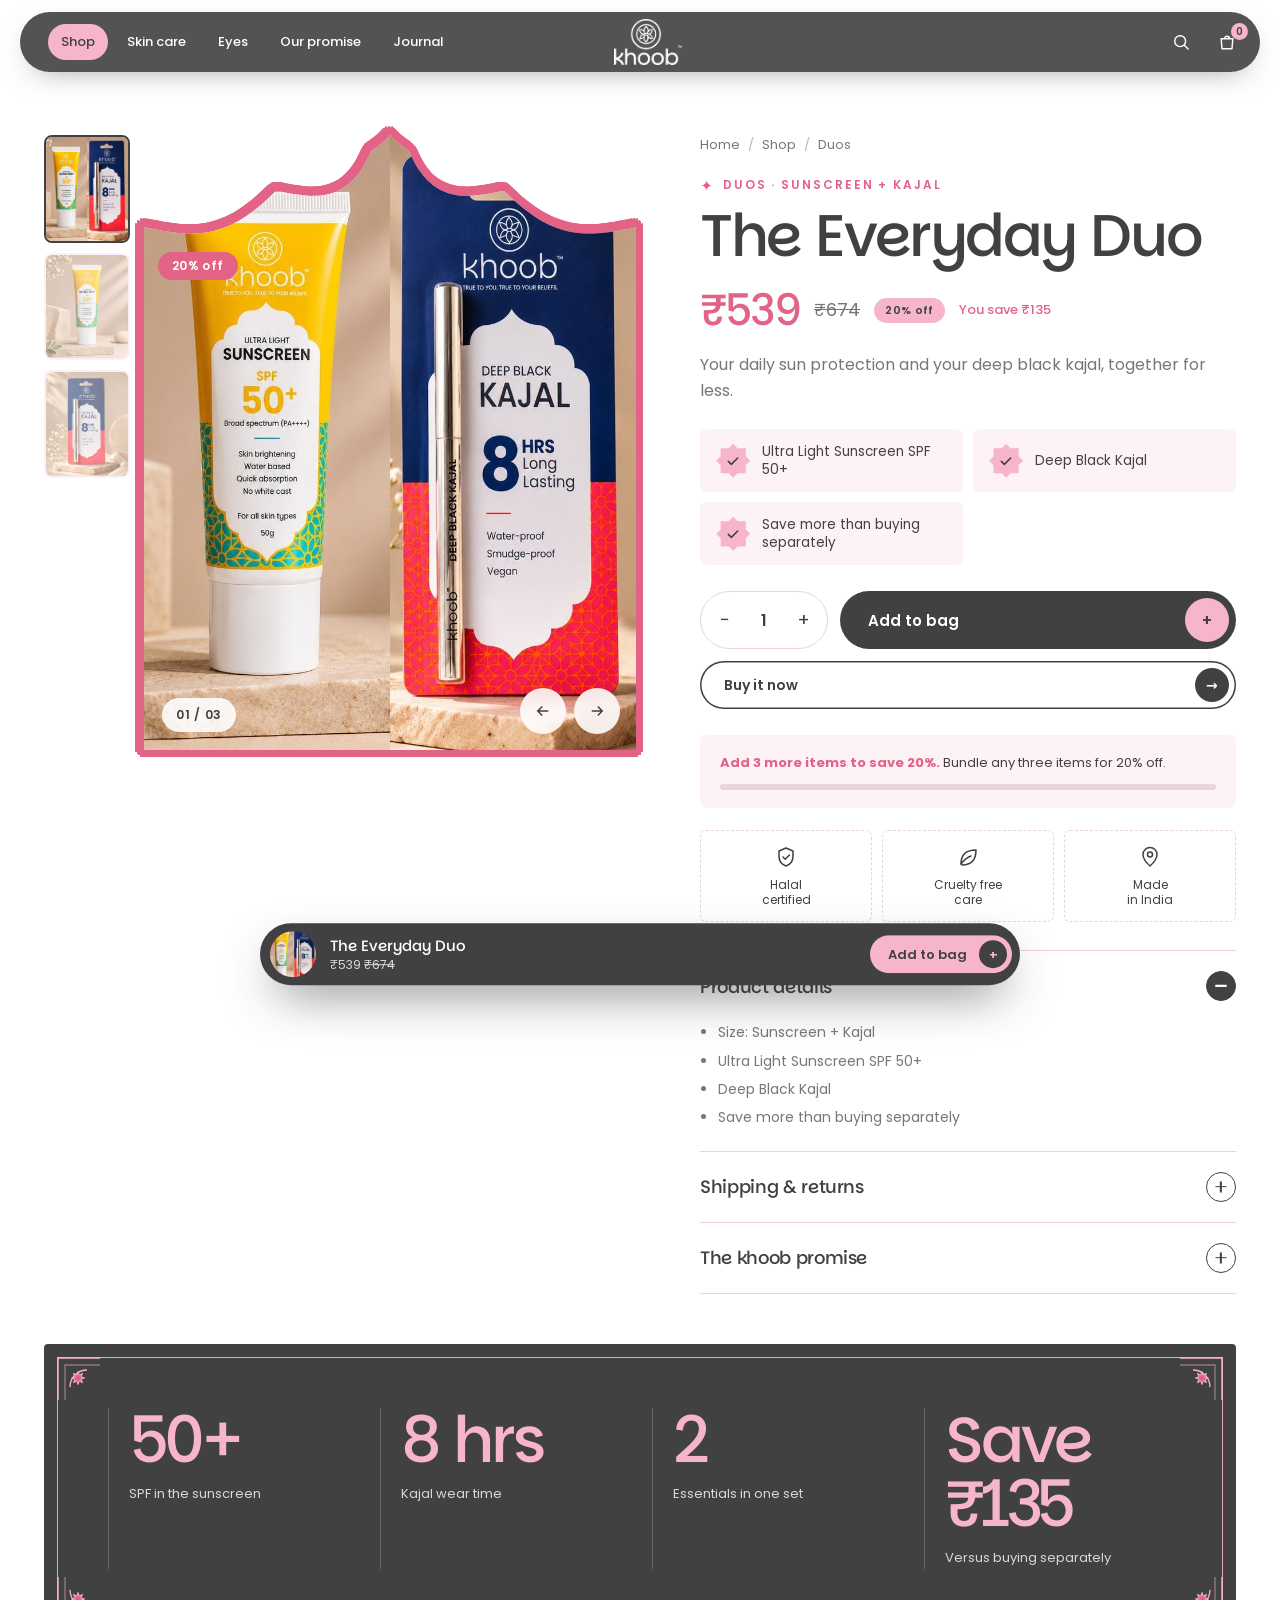
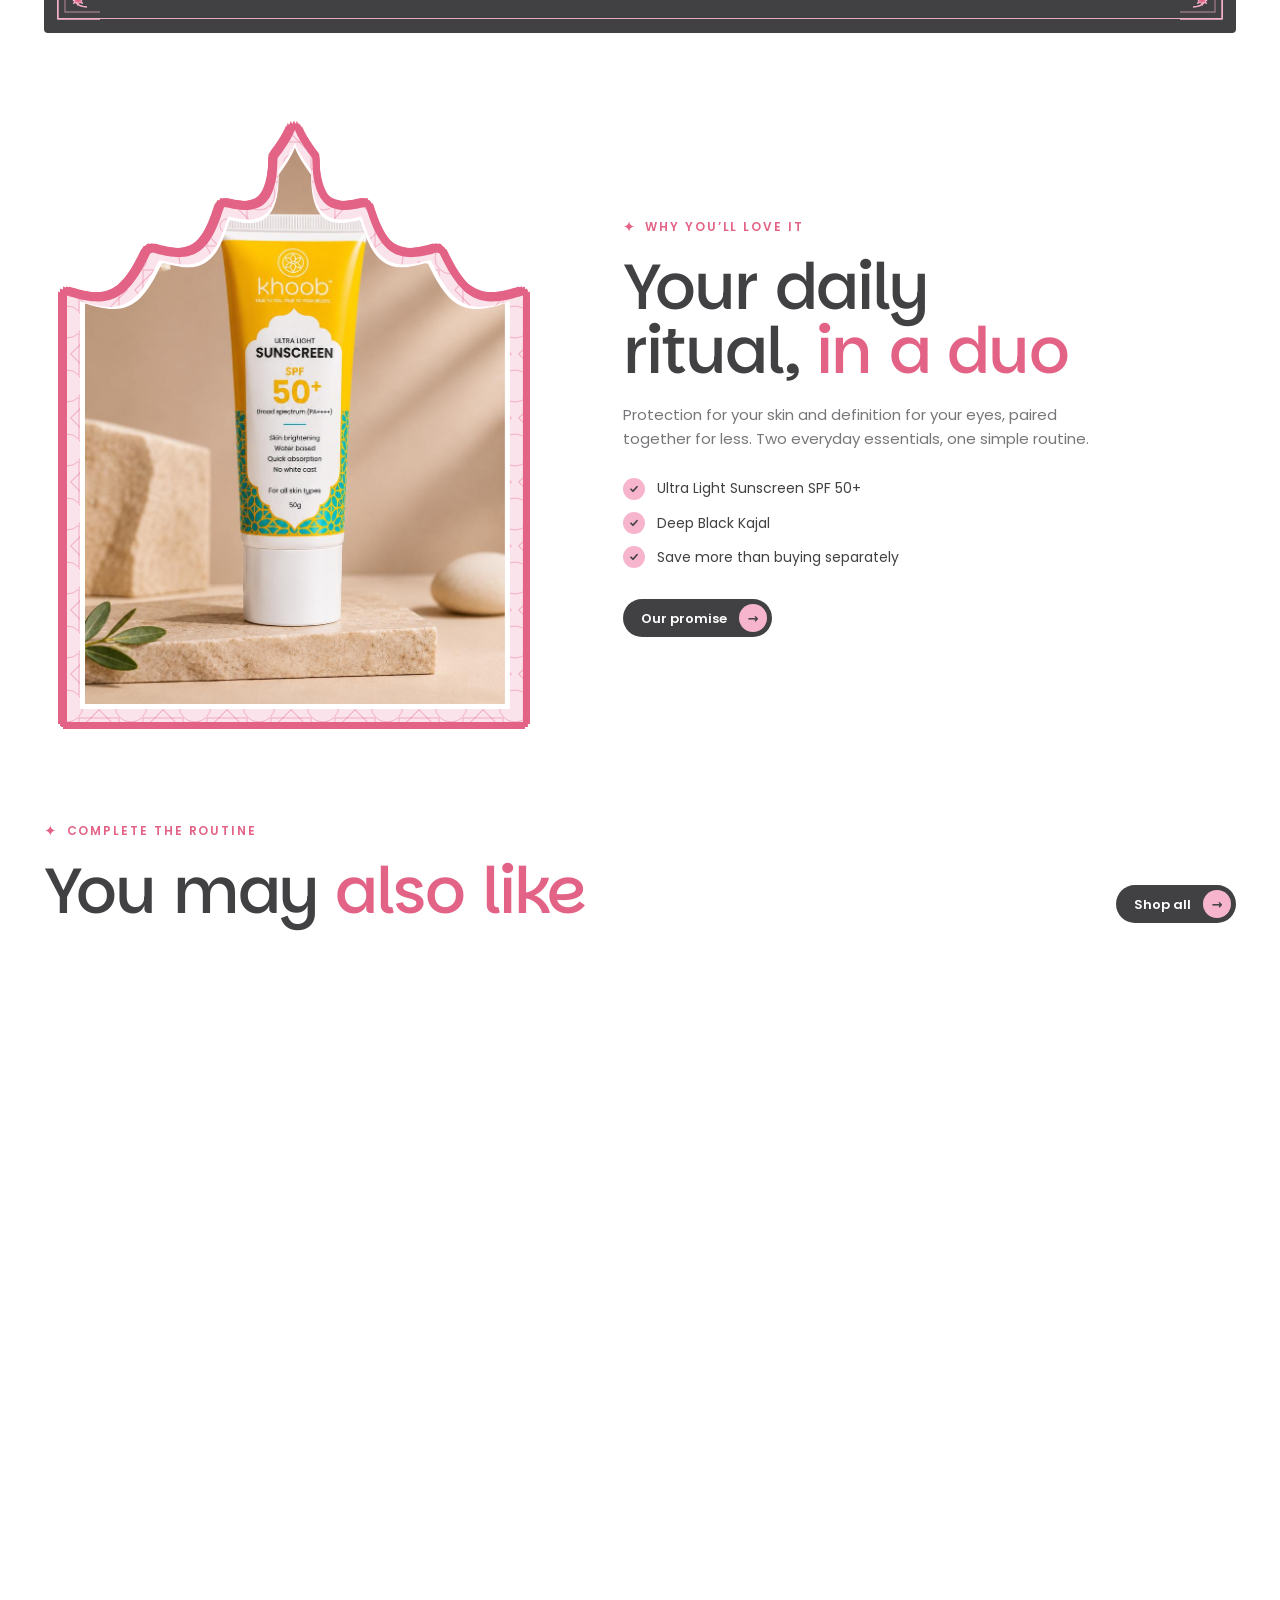
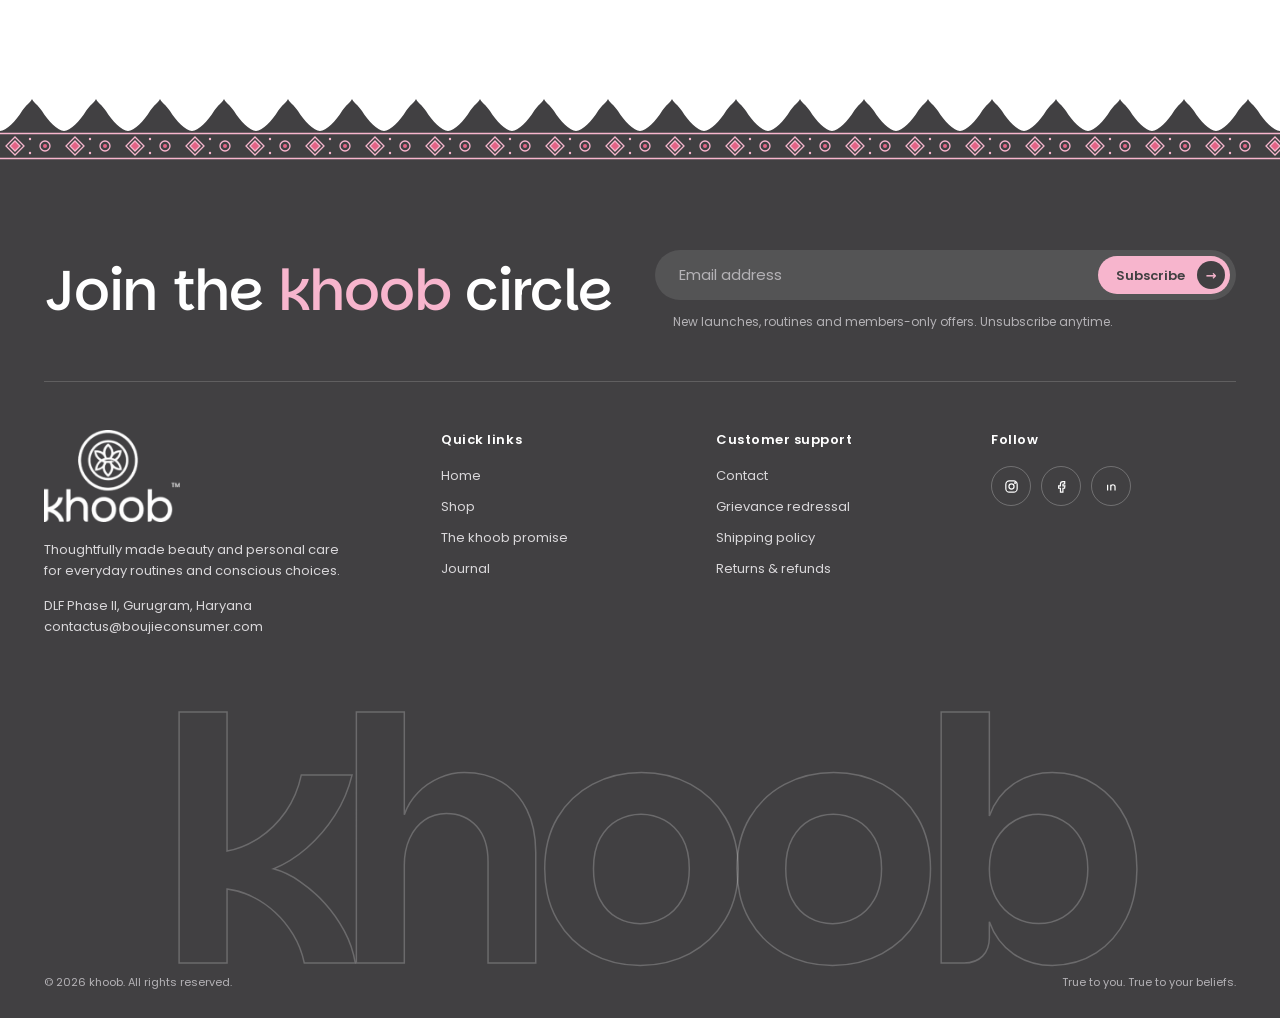
<file: product-the-everyday-duo.html>
<!doctype html>
<html lang="en"><head><meta charset="utf-8"><meta name="viewport" content="width=device-width,initial-scale=1,viewport-fit=cover">
<title>The Everyday Duo | khoob</title><meta name="description" content="Your daily sun protection and your deep black kajal, together for less.">
<meta property="og:title" content="The Everyday Duo | khoob"><meta property="og:description" content="Your daily sun protection and your deep black kajal, together for less."><meta property="og:type" content="website">
<meta name="theme-color" content="#414042">
<link rel="icon" type="image/png" href="assets/img/favicon.png">
<link rel="preconnect" href="https://fonts.googleapis.com"><link rel="preconnect" href="https://fonts.gstatic.com" crossorigin>
<link rel="stylesheet" href="https://fonts.googleapis.com/css2?family=Parkinsans:wght@400;500;600;700&family=Poppins:wght@400;500;600&display=swap">
<link rel="stylesheet" href="assets/css/site.css"><link rel="stylesheet" href="assets/css/mughal-assets.css"><link rel="stylesheet" href="assets/css/mughal.css">
<script>(function(){var d=document.documentElement;d.classList.add("js");try{if(sessionStorage.getItem("kh_nav")){d.classList.add("cv-cover");sessionStorage.removeItem("kh_nav")}}catch(e){}setTimeout(function(){d.classList.remove("cv-cover")},4000)})()</script>
<noscript><style>.js [data-r]{opacity:1!important;transform:none!important}.w>span{transform:none!important}.ri img{clip-path:none!important;transform:none!important}.wm span{transform:none!important}</style></noscript>
<script type="application/ld+json">{"@context":"https://schema.org","@type":"Product","name":"The Everyday Duo","description":"Your daily sun protection and your deep black kajal, together for less.","brand":{"@type":"Brand","name":"khoob"},"offers":{"@type":"Offer","priceCurrency":"INR","price":539,"availability":"https://schema.org/InStock"}}</script></head><body><svg width="0" height="0" style="position:absolute" aria-hidden="true" focusable="false"><defs><clipPath id="mughal" clipPathUnits="objectBoundingBox"><path d="M0.0000 1.0000L0.0000 0.2800L0.0000 0.2800L0.0068 0.2815L0.0137 0.2829L0.0205 0.2843L0.0273 0.2856L0.0340 0.2868L0.0407 0.2878L0.0473 0.2886L0.0539 0.2893L0.0603 0.2897L0.0667 0.2899L0.0730 0.2898L0.0791 0.2895L0.0852 0.2888L0.0911 0.2879L0.0969 0.2866L0.1025 0.2850L0.1080 0.2831L0.1134 0.2808L0.1186 0.2783L0.1238 0.2754L0.1287 0.2721L0.1335 0.2686L0.1382 0.2648L0.1428 0.2607L0.1472 0.2563L0.1516 0.2517L0.1558 0.2469L0.1599 0.2419L0.1639 0.2367L0.1678 0.2313L0.1716 0.2258L0.1754 0.2202L0.1791 0.2146L0.1827 0.2089L0.1882 0.2074L0.1948 0.2087L0.2013 0.2100L0.2079 0.2112L0.2143 0.2123L0.2207 0.2132L0.2271 0.2140L0.2333 0.2146L0.2395 0.2149L0.2455 0.2151L0.2514 0.2149L0.2572 0.2146L0.2628 0.2139L0.2683 0.2129L0.2736 0.2116L0.2788 0.2100L0.2838 0.2081L0.2886 0.2058L0.2932 0.2033L0.2977 0.2004L0.3020 0.1972L0.3061 0.1937L0.3100 0.1899L0.3137 0.1859L0.3173 0.1816L0.3207 0.1770L0.3239 0.1722L0.3270 0.1672L0.3299 0.1621L0.3327 0.1568L0.3354 0.1513L0.3379 0.1458L0.3403 0.1402L0.3427 0.1346L0.3457 0.1303L0.3517 0.1313L0.3576 0.1323L0.3635 0.1332L0.3694 0.1340L0.3751 0.1347L0.3808 0.1352L0.3864 0.1355L0.3919 0.1356L0.3972 0.1354L0.4024 0.1350L0.4074 0.1344L0.4123 0.1335L0.4169 0.1323L0.4214 0.1308L0.4256 0.1290L0.4297 0.1269L0.4334 0.1245L0.4370 0.1218L0.4403 0.1188L0.4434 0.1155L0.4462 0.1119L0.4487 0.1081L0.4511 0.1040L0.4531 0.0997L0.4549 0.0952L0.4565 0.0905L0.4579 0.0856L0.4590 0.0805L0.4599 0.0753L0.4605 0.0700L0.4610 0.0646L0.4613 0.0592L0.4616 0.0539L0.4618 0.0487L0.4640 0.0457L0.4666 0.0431L0.4691 0.0405L0.4717 0.0379L0.4741 0.0352L0.4765 0.0326L0.4789 0.0299L0.4812 0.0272L0.4835 0.0245L0.4857 0.0217L0.4879 0.0189L0.4900 0.0160L0.4921 0.0131L0.4942 0.0101L0.4962 0.0070L0.4981 0.0038L0.5000 0.0000L0.5019 0.0038L0.5038 0.0070L0.5058 0.0101L0.5079 0.0131L0.5100 0.0160L0.5121 0.0189L0.5143 0.0217L0.5165 0.0245L0.5188 0.0272L0.5211 0.0299L0.5235 0.0326L0.5259 0.0352L0.5283 0.0379L0.5309 0.0405L0.5334 0.0431L0.5360 0.0457L0.5382 0.0487L0.5384 0.0539L0.5387 0.0592L0.5390 0.0646L0.5395 0.0700L0.5401 0.0753L0.5410 0.0805L0.5421 0.0856L0.5435 0.0905L0.5451 0.0952L0.5469 0.0997L0.5489 0.1040L0.5513 0.1081L0.5538 0.1119L0.5566 0.1155L0.5597 0.1188L0.5630 0.1218L0.5666 0.1245L0.5703 0.1269L0.5744 0.1290L0.5786 0.1308L0.5831 0.1323L0.5877 0.1335L0.5926 0.1344L0.5976 0.1350L0.6028 0.1354L0.6081 0.1356L0.6136 0.1355L0.6192 0.1352L0.6249 0.1347L0.6306 0.1340L0.6365 0.1332L0.6424 0.1323L0.6483 0.1313L0.6543 0.1303L0.6573 0.1346L0.6597 0.1402L0.6621 0.1458L0.6646 0.1513L0.6673 0.1568L0.6701 0.1621L0.6730 0.1672L0.6761 0.1722L0.6793 0.1770L0.6827 0.1816L0.6863 0.1859L0.6900 0.1899L0.6939 0.1937L0.6980 0.1972L0.7023 0.2004L0.7068 0.2033L0.7114 0.2058L0.7162 0.2081L0.7212 0.2100L0.7264 0.2116L0.7317 0.2129L0.7372 0.2139L0.7428 0.2146L0.7486 0.2149L0.7545 0.2151L0.7605 0.2149L0.7667 0.2146L0.7729 0.2140L0.7793 0.2132L0.7857 0.2123L0.7921 0.2112L0.7987 0.2100L0.8052 0.2087L0.8118 0.2074L0.8173 0.2089L0.8209 0.2146L0.8246 0.2202L0.8284 0.2258L0.8322 0.2313L0.8361 0.2367L0.8401 0.2419L0.8442 0.2469L0.8484 0.2517L0.8528 0.2563L0.8572 0.2607L0.8618 0.2648L0.8665 0.2686L0.8713 0.2721L0.8762 0.2754L0.8814 0.2783L0.8866 0.2808L0.8920 0.2831L0.8975 0.2850L0.9031 0.2866L0.9089 0.2879L0.9148 0.2888L0.9209 0.2895L0.9270 0.2898L0.9333 0.2899L0.9397 0.2897L0.9461 0.2893L0.9527 0.2886L0.9593 0.2878L0.9660 0.2868L0.9727 0.2856L0.9795 0.2843L0.9863 0.2829L0.9932 0.2815L1.0000 0.2800L1.0000 0.2800L1.0000 1.0000Z"/></clipPath><clipPath id="mughal-sm" clipPathUnits="objectBoundingBox"><path d="M0.0000 1.0000L0.0000 0.1500L0.0000 0.1500L0.0089 0.1514L0.0177 0.1528L0.0265 0.1542L0.0354 0.1555L0.0442 0.1566L0.0529 0.1577L0.0616 0.1586L0.0703 0.1593L0.0789 0.1598L0.0875 0.1601L0.0960 0.1602L0.1044 0.1600L0.1128 0.1596L0.1211 0.1589L0.1293 0.1580L0.1374 0.1567L0.1454 0.1552L0.1533 0.1533L0.1611 0.1512L0.1688 0.1488L0.1765 0.1462L0.1840 0.1432L0.1914 0.1400L0.1987 0.1366L0.2059 0.1329L0.2130 0.1290L0.2200 0.1249L0.2269 0.1206L0.2337 0.1161L0.2404 0.1116L0.2470 0.1069L0.2535 0.1021L0.2599 0.0973L0.2662 0.0924L0.2734 0.0912L0.2811 0.0925L0.2888 0.0938L0.2964 0.0949L0.3040 0.0960L0.3115 0.0969L0.3188 0.0977L0.3261 0.0983L0.3333 0.0987L0.3403 0.0990L0.3473 0.0989L0.3541 0.0987L0.3607 0.0982L0.3673 0.0974L0.3736 0.0964L0.3798 0.0950L0.3859 0.0934L0.3918 0.0915L0.3975 0.0893L0.4030 0.0868L0.4083 0.0841L0.4135 0.0811L0.4184 0.0778L0.4232 0.0742L0.4278 0.0705L0.4321 0.0665L0.4363 0.0623L0.4402 0.0580L0.4440 0.0535L0.4476 0.0488L0.4509 0.0440L0.4540 0.0391L0.4569 0.0342L0.4597 0.0293L0.4627 0.0252L0.4666 0.0231L0.4704 0.0210L0.4741 0.0189L0.4777 0.0167L0.4812 0.0146L0.4846 0.0124L0.4879 0.0101L0.4911 0.0078L0.4942 0.0054L0.4971 0.0029L0.5000 0.0000L0.5029 0.0029L0.5058 0.0054L0.5089 0.0078L0.5121 0.0101L0.5154 0.0124L0.5188 0.0146L0.5223 0.0167L0.5259 0.0189L0.5296 0.0210L0.5334 0.0231L0.5373 0.0252L0.5403 0.0293L0.5431 0.0342L0.5460 0.0391L0.5491 0.0440L0.5524 0.0488L0.5560 0.0535L0.5598 0.0580L0.5637 0.0623L0.5679 0.0665L0.5722 0.0705L0.5768 0.0742L0.5816 0.0778L0.5865 0.0811L0.5917 0.0841L0.5970 0.0868L0.6025 0.0893L0.6082 0.0915L0.6141 0.0934L0.6202 0.0950L0.6264 0.0964L0.6327 0.0974L0.6393 0.0982L0.6459 0.0987L0.6527 0.0989L0.6597 0.0990L0.6667 0.0987L0.6739 0.0983L0.6812 0.0977L0.6885 0.0969L0.6960 0.0960L0.7036 0.0949L0.7112 0.0938L0.7189 0.0925L0.7266 0.0912L0.7338 0.0924L0.7401 0.0973L0.7465 0.1021L0.7530 0.1069L0.7596 0.1116L0.7663 0.1161L0.7731 0.1206L0.7800 0.1249L0.7870 0.1290L0.7941 0.1329L0.8013 0.1366L0.8086 0.1400L0.8160 0.1432L0.8235 0.1462L0.8312 0.1488L0.8389 0.1512L0.8467 0.1533L0.8546 0.1552L0.8626 0.1567L0.8707 0.1580L0.8789 0.1589L0.8872 0.1596L0.8956 0.1600L0.9040 0.1602L0.9125 0.1601L0.9211 0.1598L0.9297 0.1593L0.9384 0.1586L0.9471 0.1577L0.9558 0.1566L0.9646 0.1555L0.9735 0.1542L0.9823 0.1528L0.9911 0.1514L1.0000 0.1500L1.0000 0.1500L1.0000 1.0000Z"/></clipPath></defs></svg><a class="sr" href="#main">Skip to content</a>
<div class="cv" aria-hidden="true"><span></span><span></span><span></span><span></span><span></span><b><img src="assets/img/logo-white.png" alt=""></b></div>
<div class="progress" aria-hidden="true"></div><div class="cur" aria-hidden="true"></div>
<header class="hd"><nav aria-label="Main"><ul><li><a href="shop.html" class="on" aria-current="page">Shop</a></li><li><a href="shop.html?cat=Skin%20care">Skin care</a></li><li><a href="shop.html?cat=Eyes">Eyes</a></li><li><a href="our-promise.html">Our promise</a></li><li><a href="journal.html">Journal</a></li></ul>
<button class="ib burger" data-menu aria-label="Menu" aria-expanded="false"><svg viewBox="0 0 24 24"><path d="M4 8h16M4 16h16"/></svg></button></nav>
<a class="logo" href="index.html" aria-label="khoob home"><img src="assets/img/logo-white.png" alt="khoob" width="208" height="140"></a>
<div class="rt"><button class="ib" data-search aria-label="Search products"><svg viewBox="0 0 24 24"><circle cx="11" cy="11" r="6.5"/><path d="M16 16l4.5 4.5"/></svg></button><button class="ib" data-cart aria-label="Open bag"><svg viewBox="0 0 24 24"><path d="M5 8h14l-1 12H6zM9 8a3 3 0 0 1 6 0"/></svg><span class="cnt">0</span></button></div></header>
<div class="mnav" aria-label="Menu"><div><a class="big" href="index.html"><span style="--i:0">Home</span></a><a class="big" href="shop.html"><span style="--i:1">Shop</span></a><a class="big" href="shop.html?cat=Skin%20care"><span style="--i:2">Skin care</span></a><a class="big" href="shop.html?cat=Eyes"><span style="--i:3">Eyes</span></a><a class="big" href="shop.html?cat=Duos"><span style="--i:4">Duos</span></a><a class="big" href="our-promise.html"><span style="--i:5">Our promise</span></a><a class="big" href="journal.html"><span style="--i:6">Journal</span></a><a class="big" href="contact.html"><span style="--i:7">Contact</span></a></div>
<div class="mf"><small>Halal beauty & personal care,<br>made in India.</small><small><a href="mailto:contactus@boujieconsumer.com">contactus@boujieconsumer.com</a></small></div></div>
<div class="srch" role="dialog" aria-label="Search"><div class="sp"><form><svg viewBox="0 0 24 24"><circle cx="11" cy="11" r="6.5"/><path d="M16 16l4.5 4.5"/></svg><input type="search" placeholder="Search sunscreen, kajal, duos…" aria-label="Search products" autocomplete="off"><button type="button" class="xb" data-close aria-label="Close search"><svg viewBox="0 0 24 24"><path d="M5 5l14 14M19 5L5 19"/></svg></button></form><div class="sres"></div><div class="chipsrow"><span class="muted">Browse:</span><a href="shop.html?cat=Skin%20care">Skin care</a><a href="shop.html?cat=Eyes">Eyes</a><a href="shop.html?cat=Duos">Duos</a></div></div></div><main id="main">
<section class="wrap"><div class="pp">
<div class="gal" data-gal data-r="scale"><div class="thumbs" role="group" aria-label="Product images"><button class="th on" aria-label="Show image 1"><img src="assets/img/duo1.jpg" alt=""></button><button class="th" aria-label="Show image 2"><img src="assets/img/s2.jpg" alt=""></button><button class="th" aria-label="Show image 3"><img src="assets/img/kp2.jpg" alt=""></button></div>
<div class="stagew"><div class="stage" tabindex="0" aria-label="The Everyday Duo gallery. Use arrow keys to change image."><span class="badge">20% off</span><div class="gi"><img src="assets/img/duo1.jpg" alt="The Everyday Duo, view 1" fetchpriority="high" draggable="false"></div><div class="gi"><img src="assets/img/s2.jpg" alt="The Everyday Duo, view 2" loading="lazy" draggable="false"></div><div class="gi"><img src="assets/img/kp2.jpg" alt="The Everyday Duo, view 3" loading="lazy" draggable="false"></div>
<div class="gcount" aria-hidden="true">01 / 03</div><div class="gnav"><button data-prev aria-label="Previous image"><svg viewBox="0 0 24 24"><path d="M19 12H5M11 6l-6 6 6 6"/></svg></button><button data-next aria-label="Next image"><svg viewBox="0 0 24 24"><path d="M5 12h14M13 6l6 6-6 6"/></svg></button></div></div></div></div>
<div class="pinfo"><div class="crumb" data-r><a href="index.html">Home</a><i>/</i><a href="shop.html">Shop</a><i>/</i><a href="shop.html?cat=Duos">Duos</a></div>
<span class="eyebrow" style="margin:22px 0 14px" data-r style="--d:.05s">Duos · Sunscreen + Kajal</span>
<h1 data-split style="--d:.1s">The Everyday Duo</h1>
<div class="prow" data-r style="--d:.3s"><span class="now">₹539</span><s>₹674</s><span class="badge gold">20% off</span><span class="save">You save ₹135</span></div>
<p class="desc" data-r style="--d:.35s">Your daily sun protection and your deep black kajal, together for less.</p>
<ul class="perks"><li data-r style="--d:0.4s"><i><svg viewBox="0 0 24 24"><path d="M5 12.5l4.5 4.5L19 7.5"/></svg></i>Ultra Light Sunscreen SPF 50+</li><li data-r style="--d:0.48000000000000004s"><i><svg viewBox="0 0 24 24"><path d="M5 12.5l4.5 4.5L19 7.5"/></svg></i>Deep Black Kajal</li><li data-r style="--d:0.56s"><i><svg viewBox="0 0 24 24"><path d="M5 12.5l4.5 4.5L19 7.5"/></svg></i>Save more than buying separately</li></ul>
<div class="buy" data-buy="3" data-r style="--d:.5s"><div class="qty" role="group" aria-label="Quantity"><button data-step="-1" aria-label="Decrease quantity">−</button><output>1</output><button data-step="1" aria-label="Increase quantity">+</button></div>
<button class="btn navy main mag" data-pdp="add">Add to bag <i>+</i></button></div>
<div class="buy2"><a class="btn ghost block" href="cart.html" data-pdp="now">Buy it now <i>→</i></a></div>
<div class="hint" data-hint data-r><div><b class="hm"></b> Bundle any three items for 20% off.</div><div class="free"><b></b></div></div>
<div class="assure" data-r><div><svg viewBox="0 0 24 24"><path d="M12 3l7 3v5.5c0 4.5-3 8-7 9.5-4-1.5-7-5-7-9.5V6z"/><path d="M9 12l2.2 2.2L15.5 10"/></svg>Halal<br>certified</div><div><svg viewBox="0 0 24 24"><path d="M5 19c0-9 5-14 15-14 0 10-5 15-14 15"/><path d="M5 19c3-4 6-6.5 10-8"/></svg>Cruelty free<br>care</div><div><svg viewBox="0 0 24 24"><path d="M12 21s7-6.2 7-11.5A7 7 0 0 0 5 9.5C5 14.8 12 21 12 21z"/><circle cx="12" cy="9.5" r="2.5"/></svg>Made<br>in India</div></div>
<div class="acc" data-r>
<div class="acc-i open"><button class="acc-h" aria-expanded="true">Product details<i></i></button><div class="acc-b"><div><ul><li>Size: Sunscreen + Kajal</li><li>Ultra Light Sunscreen SPF 50+</li><li>Deep Black Kajal</li><li>Save more than buying separately</li></ul></div></div></div>
<div class="acc-i"><button class="acc-h" aria-expanded="false">Shipping &amp; returns<i></i></button><div class="acc-b"><div><p>Read our <a href="https://shopkhoob.com/pages/shipping-policy" target="_blank" rel="noopener">shipping policy</a> and <a href="https://shopkhoob.com/pages/returns-refunds" target="_blank" rel="noopener">returns &amp; refunds</a> for the full details.</p></div></div></div>
<div class="acc-i"><button class="acc-h" aria-expanded="false">The khoob promise<i></i></button><div class="acc-b"><div><p>Beauty that feels aligned with who you are and what you value. Clearly listed ingredients, cruelty free care and formulas crafted with respect for the values you live by every day.</p></div></div></div>
</div></div></div></section>

<section class="wrap"><div class="hls rug dk"><div data-r style="--d:0.08s"><b data-count="50" data-suffix="+">0+</b><span>SPF in the sunscreen</span></div><div data-r style="--d:0.08s"><b data-count="8" data-suffix=" hrs">0 hrs</b><span>Kajal wear time</span></div><div data-r style="--d:0.08s"><b data-count="2" data-suffix="">0</b><span>Essentials in one set</span></div><div data-r style="--d:0.08s"><b>Save ₹135</b><span>Versus buying separately</span></div></div></section>

<section class="sec wrap"><div class="story"><div class="frame"><div class="arch ri" style="--d:.1s"><img src="assets/img/s2.jpg" alt="" loading="lazy"></div></div>
<div><span class="eyebrow" data-r>Why you’ll love it</span><h2 class="h-lg" data-split>Your daily ritual, <em>in a duo</em></h2><p data-r>Protection for your skin and definition for your eyes, paired together for less. Two everyday essentials, one simple routine.</p><ul class="ticks" data-r><li>Ultra Light Sunscreen SPF 50+</li><li>Deep Black Kajal</li><li>Save more than buying separately</li></ul><a class="btn navy sm mag" href="our-promise.html" >Our promise <i>→</i></a></div></div></section>

<section class="wrap" style="padding-bottom:20px"><div class="shead"><div><span class="eyebrow" data-r>Complete the routine</span><h2 class="h-lg" data-split>You may <em>also like</em></h2></div><a class="btn navy sm mag" href="shop.html" >Shop all <i>→</i></a></div><div class="grid g3"><article class="card" data-id="1" data-cat="Skin care" data-price="399" data-off="11" data-name="ultra light sunscreen spf 50+" data-r style="--d:0s">
<div class="imw"><a class="im" href="product-ultra-light-sunscreen-spf-50.html" aria-label="Ultra Light Sunscreen SPF 50+"><span class="badge">11% off</span><img src="assets/img/s1.jpg" alt="Ultra Light Sunscreen SPF 50+" loading="lazy"><img src="assets/img/s2.jpg" alt="" loading="lazy"></a></div>
<button class="qa" data-add="1" aria-label="Add Ultra Light Sunscreen SPF 50+ to bag"><span>Add to bag</span><i>+</i></button>
<div class="meta"><div><small>Skin care · 50 g</small><a class="nm" href="product-ultra-light-sunscreen-spf-50.html">Ultra Light Sunscreen SPF 50+</a></div><div class="price"><b>₹399</b><s>₹449</s></div></div></article><article class="card" data-id="2" data-cat="Eyes" data-price="200" data-off="11" data-name="deep black kajal" data-r style="--d:0.09s">
<div class="imw"><a class="im" href="product-deep-black-kajal.html" aria-label="Deep Black Kajal"><span class="badge">11% off</span><img src="assets/img/kp1.jpg" alt="Deep Black Kajal" loading="lazy"><img src="assets/img/k1.jpg" alt="" loading="lazy"></a></div>
<button class="qa" data-add="2" aria-label="Add Deep Black Kajal to bag"><span>Add to bag</span><i>+</i></button>
<div class="meta"><div><small>Eyes · 3.5 g</small><a class="nm" href="product-deep-black-kajal.html">Deep Black Kajal</a></div><div class="price"><b>₹200</b><s>₹225</s></div></div></article><article class="card" data-id="4" data-cat="Duos" data-price="719" data-off="20" data-name="sunscreen duo" data-r style="--d:0.18s">
<div class="imw"><a class="im" href="product-sunscreen-duo.html" aria-label="Sunscreen Duo"><span class="badge">20% off</span><img src="assets/img/duo2.jpg" alt="Sunscreen Duo" loading="lazy"><img src="assets/img/s1.jpg" alt="" loading="lazy"></a></div>
<button class="qa" data-add="4" aria-label="Add Sunscreen Duo to bag"><span>Add to bag</span><i>+</i></button>
<div class="meta"><div><small>Duos · 2 × 50 g</small><a class="nm" href="product-sunscreen-duo.html">Sunscreen Duo</a></div><div class="price"><b>₹719</b><s>₹898</s></div></div></article></div></section>

<div class="sbar" aria-hidden="false"><img src="assets/img/duo1.jpg" alt=""><div class="n">The Everyday Duo<small>₹539 <s>₹674</s></small></div><button class="btn sm" data-sbar-add>Add to bag <i>+</i></button></div></main><div class="arcade" aria-hidden="true"></div><footer class="ft"><div class="rugband dk" aria-hidden="true"></div><div class="wrap">
<div class="ft-top"><h2 class="h-lg" data-split>Join the <em>khoob</em> circle</h2>
<div><form class="nl" data-toast-form="Thanks, you’re on the list"><input required type="email" placeholder="Email address" aria-label="Email address"><button class="btn sm">Subscribe <i>→</i></button></form><p class="ft-note">New launches, routines and members-only offers. Unsubscribe anytime.</p></div></div>
<div class="fcols"><div><div class="logo"><img src="assets/img/logo-white.png" alt="khoob" width="208" height="140"></div><p>Thoughtfully made beauty and personal care for everyday routines and conscious choices.</p><p>DLF Phase II, Gurugram, Haryana<br><a href="mailto:contactus@boujieconsumer.com" style="display:inline;background:none">contactus@boujieconsumer.com</a></p></div>
<div><h4>Quick links</h4><a href="index.html">Home</a><a href="shop.html">Shop</a><a href="our-promise.html">The khoob promise</a><a href="journal.html">Journal</a></div>
<div><h4>Customer support</h4><a href="contact.html">Contact</a><a href="https://shopkhoob.com/pages/contact#khoob-grievance" target="_blank" rel="noopener">Grievance redressal</a><a href="https://shopkhoob.com/pages/shipping-policy" target="_blank" rel="noopener">Shipping policy</a><a href="https://shopkhoob.com/pages/returns-refunds" target="_blank" rel="noopener">Returns &amp; refunds</a></div>
<div><h4>Follow</h4><div class="soc"><a href="https://www.instagram.com/itskhoob" target="_blank" rel="noopener" aria-label="Instagram"><svg viewBox="0 0 24 24"><rect x="4" y="4" width="16" height="16" rx="5"/><circle cx="12" cy="12" r="3.6"/><circle cx="17" cy="7" r=".6"/></svg></a><a href="https://www.facebook.com/khoobtm" target="_blank" rel="noopener" aria-label="Facebook"><svg viewBox="0 0 24 24"><path d="M14 8.5h2.5V5H14c-2.2 0-3.5 1.4-3.5 3.6V11H8v3.5h2.5V20H14v-5.5h2.3l.5-3.5H14V9.2c0-.5.2-.7.7-.7z"/></svg></a><a href="http://linkedin.com/company/khoob%E2%84%A2/" target="_blank" rel="noopener" aria-label="LinkedIn"><svg viewBox="0 0 24 24"><path d="M6.5 9.5v8M6.5 6v.1M11 17.5v-8M11 12.5c0-2 1.3-3 3-3s3 1 3 3v5"/></svg></a></div></div></div>
</div><div class="wm" aria-hidden="true"><span style="--i:0">k</span><span style="--i:1">h</span><span style="--i:2">o</span><span style="--i:3">o</span><span style="--i:4">b</span></div>
<div class="wrap legal"><span>© 2026 khoob. All rights reserved.</span><span>True to you. True to your beliefs.</span></div></footer>
<div class="scrim" data-close></div>
<aside class="drawer" aria-label="Bag" aria-hidden="true"><div class="dh"><h3>Your bag</h3><button class="xb" data-close aria-label="Close bag"><svg viewBox="0 0 24 24"><path d="M5 5l14 14M19 5L5 19"/></svg></button></div><div class="free"><b></b></div><p class="free-t"></p><div class="lines"></div><div class="sum"></div></aside>
<div class="toast" role="status" aria-live="polite"></div>
<script src="assets/js/data.js"></script><script src="assets/js/site.js" defer></script></body></html>
</file>
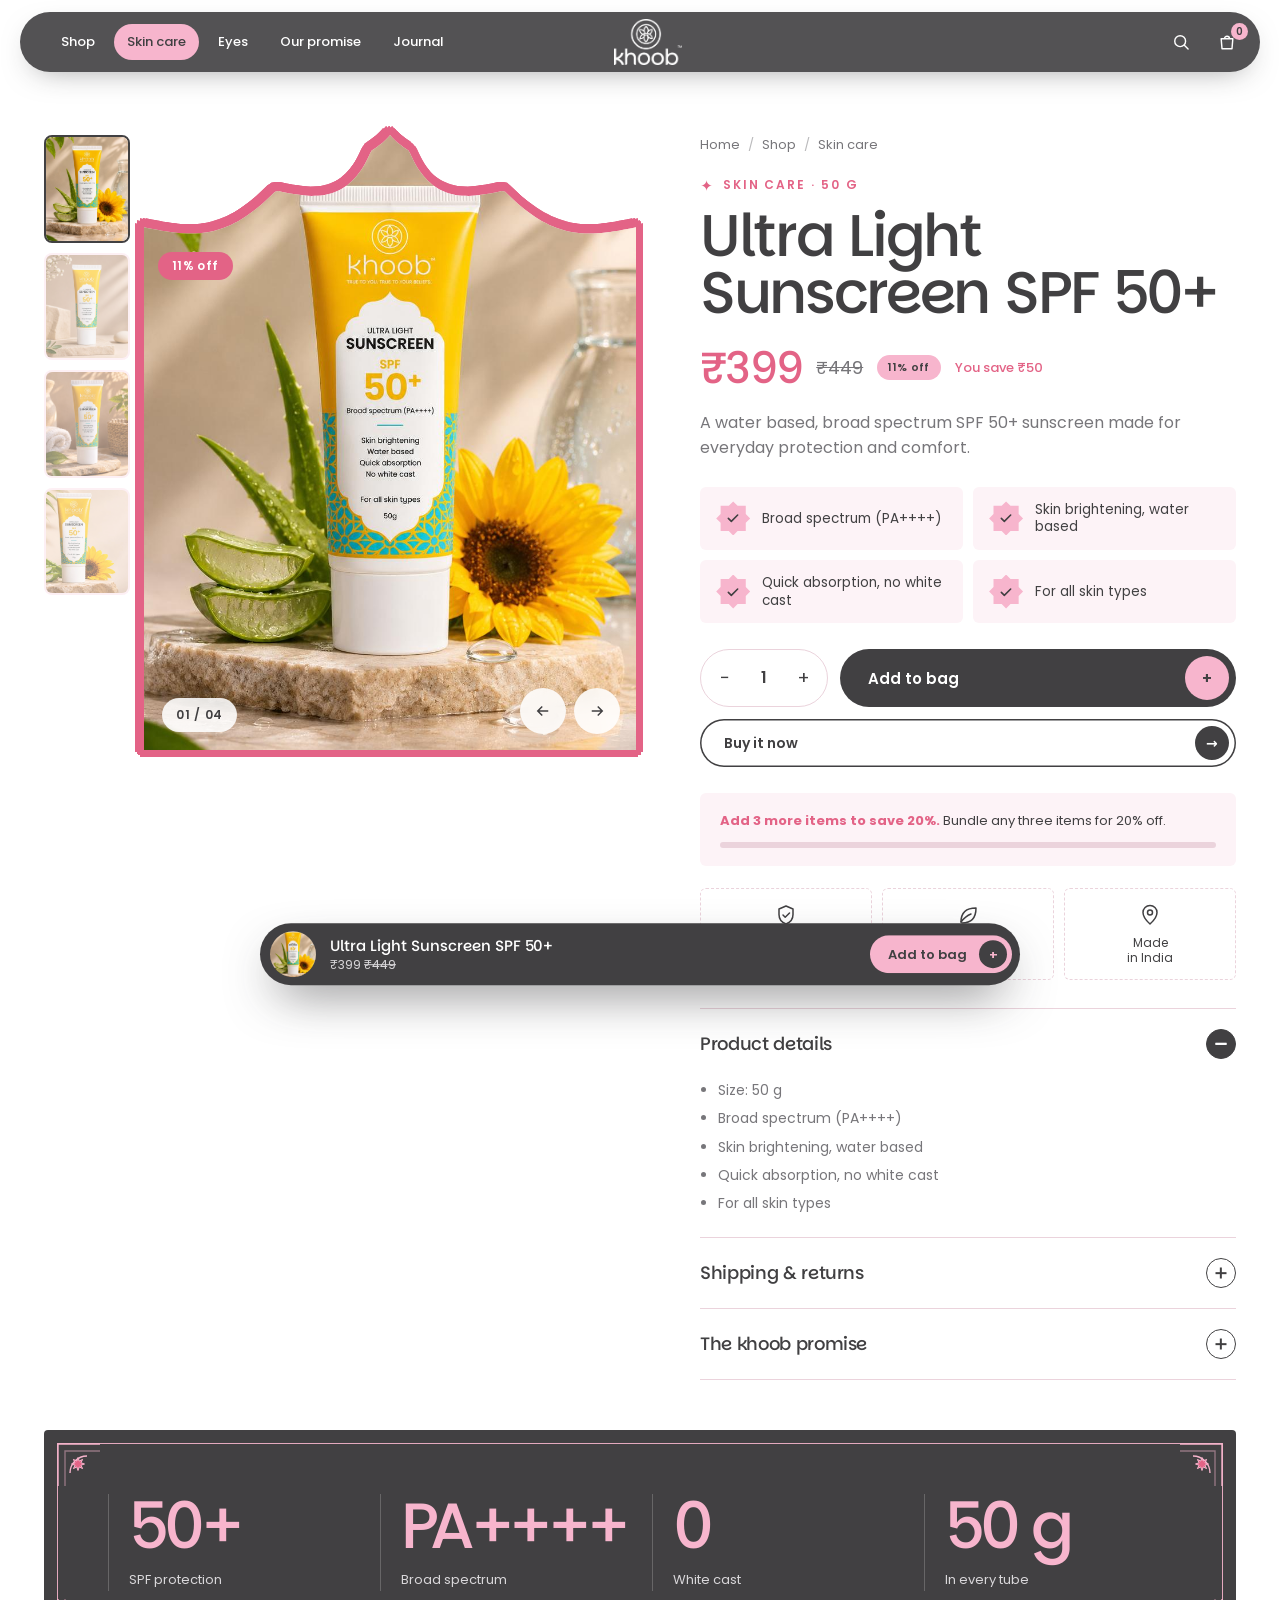
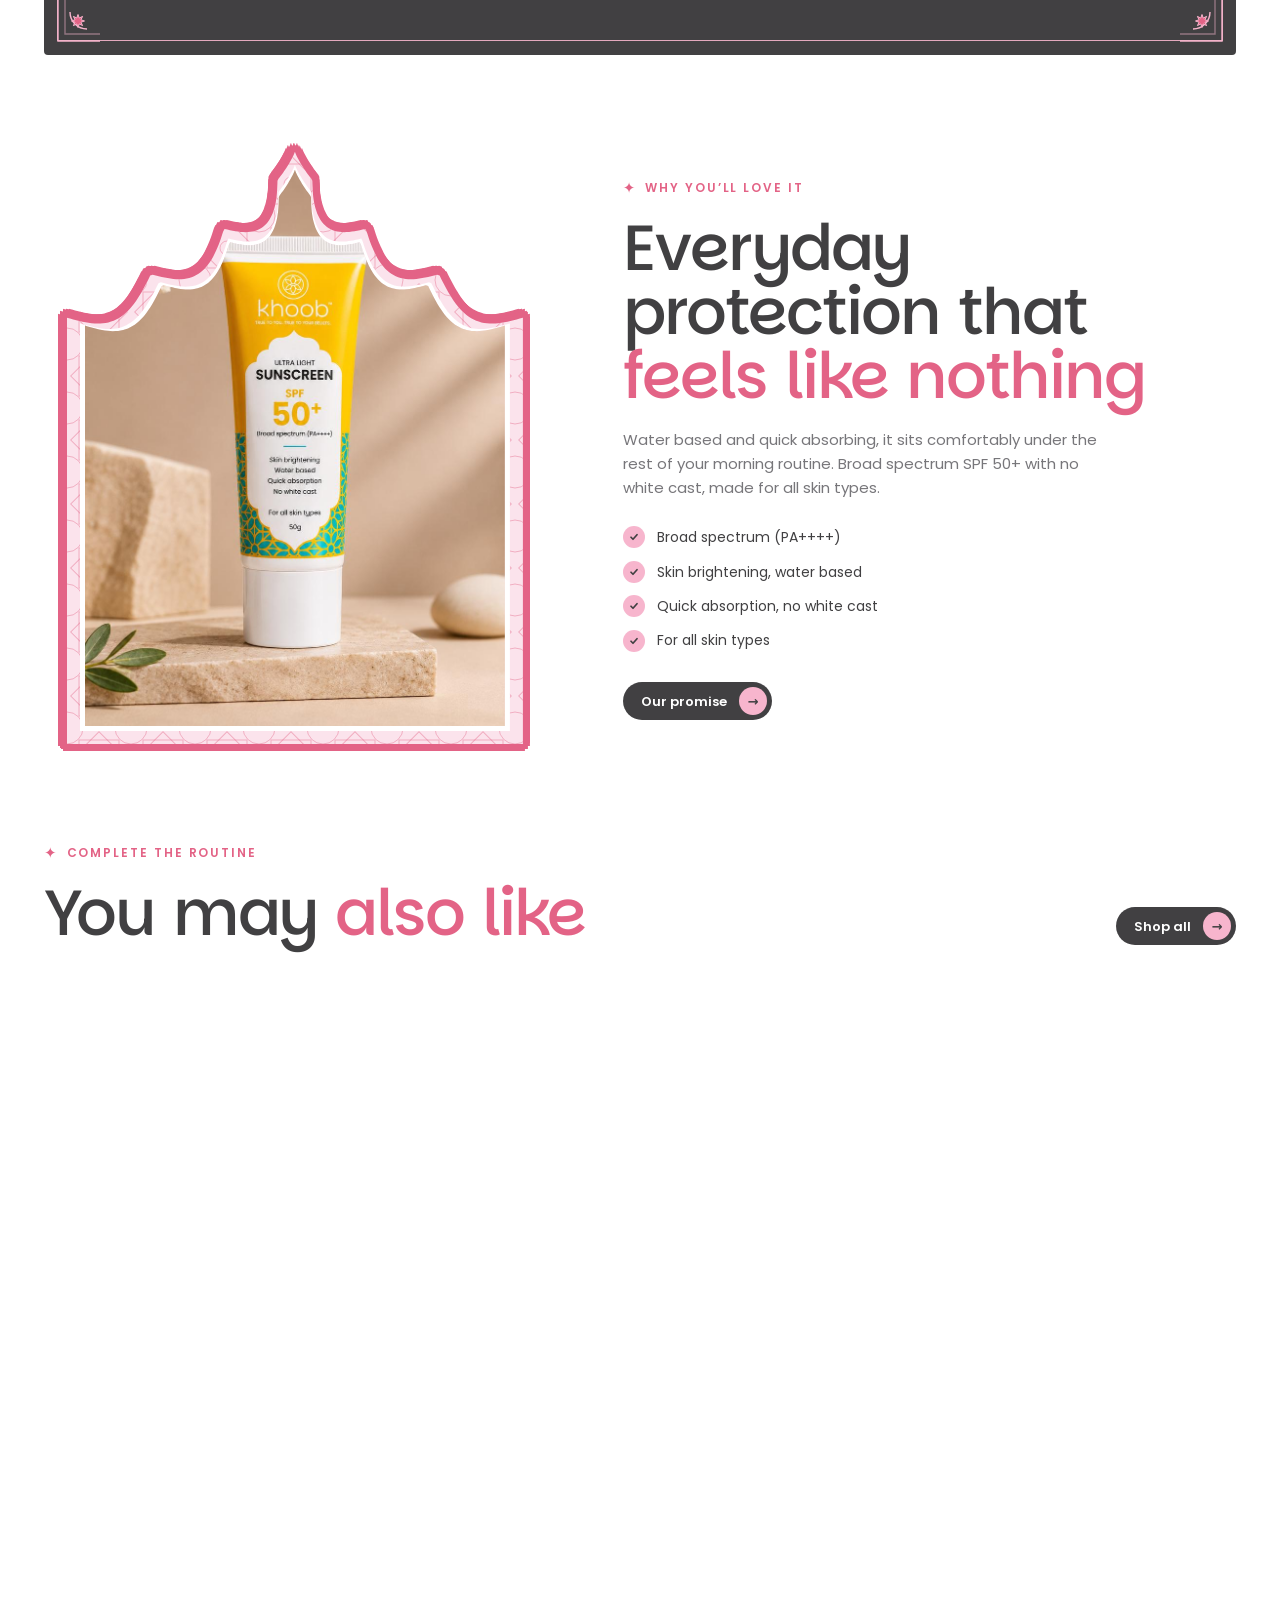
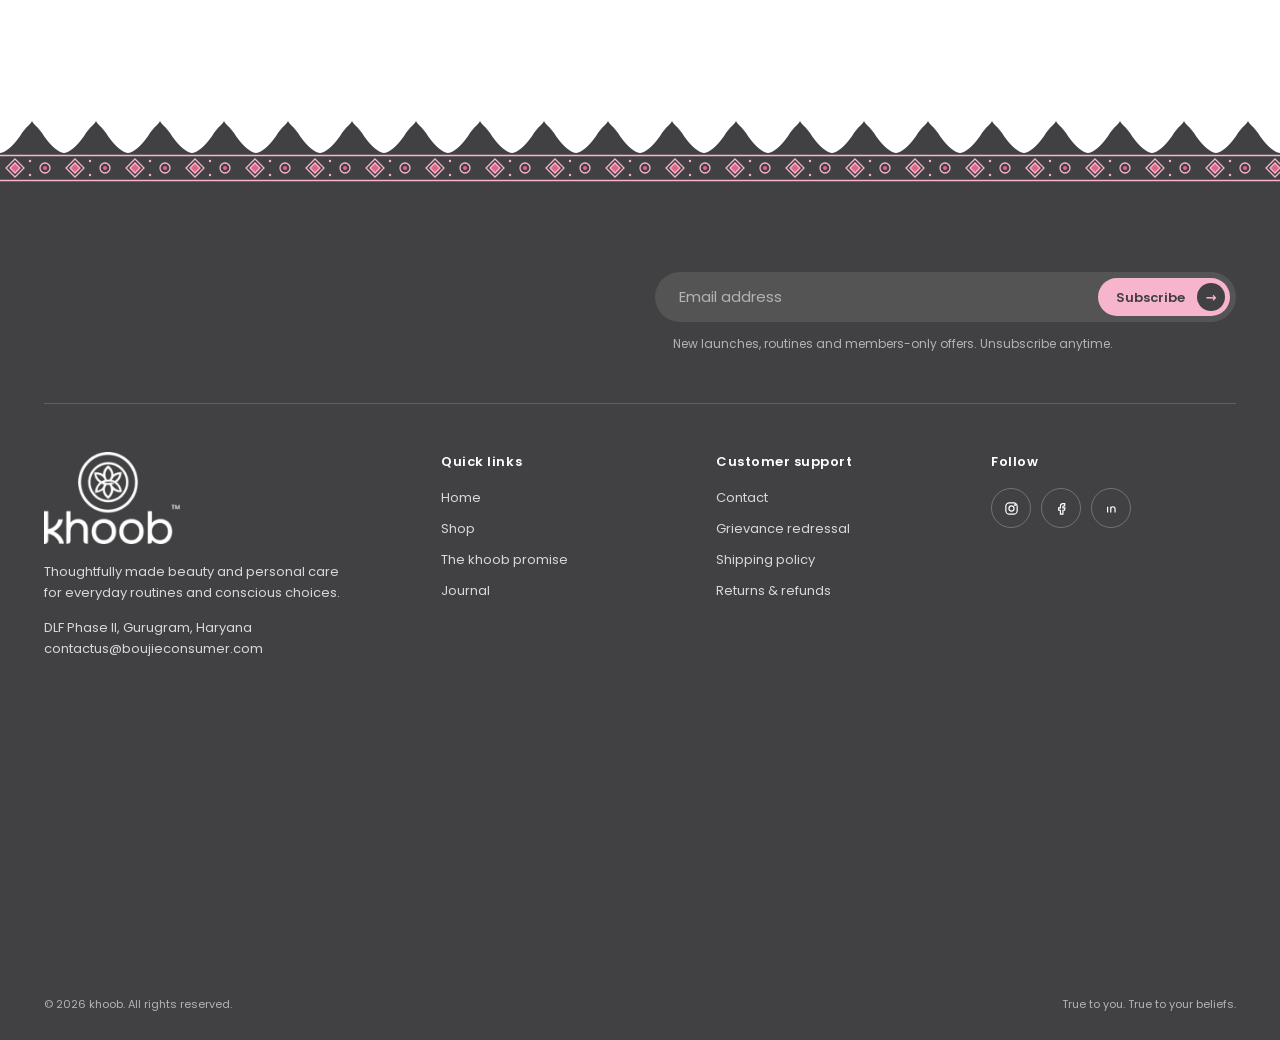
<file: product-ultra-light-sunscreen-spf-50.html>
<!doctype html>
<html lang="en"><head><meta charset="utf-8"><meta name="viewport" content="width=device-width,initial-scale=1,viewport-fit=cover">
<title>Ultra Light Sunscreen SPF 50+ | khoob</title><meta name="description" content="A water based, broad spectrum SPF 50+ sunscreen made for everyday protection and comfort.">
<meta property="og:title" content="Ultra Light Sunscreen SPF 50+ | khoob"><meta property="og:description" content="A water based, broad spectrum SPF 50+ sunscreen made for everyday protection and comfort."><meta property="og:type" content="website">
<meta name="theme-color" content="#414042">
<link rel="icon" type="image/png" href="assets/img/favicon.png">
<link rel="preconnect" href="https://fonts.googleapis.com"><link rel="preconnect" href="https://fonts.gstatic.com" crossorigin>
<link rel="stylesheet" href="https://fonts.googleapis.com/css2?family=Parkinsans:wght@400;500;600;700&family=Poppins:wght@400;500;600&display=swap">
<link rel="stylesheet" href="assets/css/site.css"><link rel="stylesheet" href="assets/css/mughal-assets.css"><link rel="stylesheet" href="assets/css/mughal.css">
<script>(function(){var d=document.documentElement;d.classList.add("js");try{if(sessionStorage.getItem("kh_nav")){d.classList.add("cv-cover");sessionStorage.removeItem("kh_nav")}}catch(e){}setTimeout(function(){d.classList.remove("cv-cover")},4000)})()</script>
<noscript><style>.js [data-r]{opacity:1!important;transform:none!important}.w>span{transform:none!important}.ri img{clip-path:none!important;transform:none!important}.wm span{transform:none!important}</style></noscript>
<script type="application/ld+json">{"@context":"https://schema.org","@type":"Product","name":"Ultra Light Sunscreen SPF 50+","description":"A water based, broad spectrum SPF 50+ sunscreen made for everyday protection and comfort.","brand":{"@type":"Brand","name":"khoob"},"offers":{"@type":"Offer","priceCurrency":"INR","price":399,"availability":"https://schema.org/InStock"}}</script></head><body><svg width="0" height="0" style="position:absolute" aria-hidden="true" focusable="false"><defs><clipPath id="mughal" clipPathUnits="objectBoundingBox"><path d="M0.0000 1.0000L0.0000 0.2800L0.0000 0.2800L0.0068 0.2815L0.0137 0.2829L0.0205 0.2843L0.0273 0.2856L0.0340 0.2868L0.0407 0.2878L0.0473 0.2886L0.0539 0.2893L0.0603 0.2897L0.0667 0.2899L0.0730 0.2898L0.0791 0.2895L0.0852 0.2888L0.0911 0.2879L0.0969 0.2866L0.1025 0.2850L0.1080 0.2831L0.1134 0.2808L0.1186 0.2783L0.1238 0.2754L0.1287 0.2721L0.1335 0.2686L0.1382 0.2648L0.1428 0.2607L0.1472 0.2563L0.1516 0.2517L0.1558 0.2469L0.1599 0.2419L0.1639 0.2367L0.1678 0.2313L0.1716 0.2258L0.1754 0.2202L0.1791 0.2146L0.1827 0.2089L0.1882 0.2074L0.1948 0.2087L0.2013 0.2100L0.2079 0.2112L0.2143 0.2123L0.2207 0.2132L0.2271 0.2140L0.2333 0.2146L0.2395 0.2149L0.2455 0.2151L0.2514 0.2149L0.2572 0.2146L0.2628 0.2139L0.2683 0.2129L0.2736 0.2116L0.2788 0.2100L0.2838 0.2081L0.2886 0.2058L0.2932 0.2033L0.2977 0.2004L0.3020 0.1972L0.3061 0.1937L0.3100 0.1899L0.3137 0.1859L0.3173 0.1816L0.3207 0.1770L0.3239 0.1722L0.3270 0.1672L0.3299 0.1621L0.3327 0.1568L0.3354 0.1513L0.3379 0.1458L0.3403 0.1402L0.3427 0.1346L0.3457 0.1303L0.3517 0.1313L0.3576 0.1323L0.3635 0.1332L0.3694 0.1340L0.3751 0.1347L0.3808 0.1352L0.3864 0.1355L0.3919 0.1356L0.3972 0.1354L0.4024 0.1350L0.4074 0.1344L0.4123 0.1335L0.4169 0.1323L0.4214 0.1308L0.4256 0.1290L0.4297 0.1269L0.4334 0.1245L0.4370 0.1218L0.4403 0.1188L0.4434 0.1155L0.4462 0.1119L0.4487 0.1081L0.4511 0.1040L0.4531 0.0997L0.4549 0.0952L0.4565 0.0905L0.4579 0.0856L0.4590 0.0805L0.4599 0.0753L0.4605 0.0700L0.4610 0.0646L0.4613 0.0592L0.4616 0.0539L0.4618 0.0487L0.4640 0.0457L0.4666 0.0431L0.4691 0.0405L0.4717 0.0379L0.4741 0.0352L0.4765 0.0326L0.4789 0.0299L0.4812 0.0272L0.4835 0.0245L0.4857 0.0217L0.4879 0.0189L0.4900 0.0160L0.4921 0.0131L0.4942 0.0101L0.4962 0.0070L0.4981 0.0038L0.5000 0.0000L0.5019 0.0038L0.5038 0.0070L0.5058 0.0101L0.5079 0.0131L0.5100 0.0160L0.5121 0.0189L0.5143 0.0217L0.5165 0.0245L0.5188 0.0272L0.5211 0.0299L0.5235 0.0326L0.5259 0.0352L0.5283 0.0379L0.5309 0.0405L0.5334 0.0431L0.5360 0.0457L0.5382 0.0487L0.5384 0.0539L0.5387 0.0592L0.5390 0.0646L0.5395 0.0700L0.5401 0.0753L0.5410 0.0805L0.5421 0.0856L0.5435 0.0905L0.5451 0.0952L0.5469 0.0997L0.5489 0.1040L0.5513 0.1081L0.5538 0.1119L0.5566 0.1155L0.5597 0.1188L0.5630 0.1218L0.5666 0.1245L0.5703 0.1269L0.5744 0.1290L0.5786 0.1308L0.5831 0.1323L0.5877 0.1335L0.5926 0.1344L0.5976 0.1350L0.6028 0.1354L0.6081 0.1356L0.6136 0.1355L0.6192 0.1352L0.6249 0.1347L0.6306 0.1340L0.6365 0.1332L0.6424 0.1323L0.6483 0.1313L0.6543 0.1303L0.6573 0.1346L0.6597 0.1402L0.6621 0.1458L0.6646 0.1513L0.6673 0.1568L0.6701 0.1621L0.6730 0.1672L0.6761 0.1722L0.6793 0.1770L0.6827 0.1816L0.6863 0.1859L0.6900 0.1899L0.6939 0.1937L0.6980 0.1972L0.7023 0.2004L0.7068 0.2033L0.7114 0.2058L0.7162 0.2081L0.7212 0.2100L0.7264 0.2116L0.7317 0.2129L0.7372 0.2139L0.7428 0.2146L0.7486 0.2149L0.7545 0.2151L0.7605 0.2149L0.7667 0.2146L0.7729 0.2140L0.7793 0.2132L0.7857 0.2123L0.7921 0.2112L0.7987 0.2100L0.8052 0.2087L0.8118 0.2074L0.8173 0.2089L0.8209 0.2146L0.8246 0.2202L0.8284 0.2258L0.8322 0.2313L0.8361 0.2367L0.8401 0.2419L0.8442 0.2469L0.8484 0.2517L0.8528 0.2563L0.8572 0.2607L0.8618 0.2648L0.8665 0.2686L0.8713 0.2721L0.8762 0.2754L0.8814 0.2783L0.8866 0.2808L0.8920 0.2831L0.8975 0.2850L0.9031 0.2866L0.9089 0.2879L0.9148 0.2888L0.9209 0.2895L0.9270 0.2898L0.9333 0.2899L0.9397 0.2897L0.9461 0.2893L0.9527 0.2886L0.9593 0.2878L0.9660 0.2868L0.9727 0.2856L0.9795 0.2843L0.9863 0.2829L0.9932 0.2815L1.0000 0.2800L1.0000 0.2800L1.0000 1.0000Z"/></clipPath><clipPath id="mughal-sm" clipPathUnits="objectBoundingBox"><path d="M0.0000 1.0000L0.0000 0.1500L0.0000 0.1500L0.0089 0.1514L0.0177 0.1528L0.0265 0.1542L0.0354 0.1555L0.0442 0.1566L0.0529 0.1577L0.0616 0.1586L0.0703 0.1593L0.0789 0.1598L0.0875 0.1601L0.0960 0.1602L0.1044 0.1600L0.1128 0.1596L0.1211 0.1589L0.1293 0.1580L0.1374 0.1567L0.1454 0.1552L0.1533 0.1533L0.1611 0.1512L0.1688 0.1488L0.1765 0.1462L0.1840 0.1432L0.1914 0.1400L0.1987 0.1366L0.2059 0.1329L0.2130 0.1290L0.2200 0.1249L0.2269 0.1206L0.2337 0.1161L0.2404 0.1116L0.2470 0.1069L0.2535 0.1021L0.2599 0.0973L0.2662 0.0924L0.2734 0.0912L0.2811 0.0925L0.2888 0.0938L0.2964 0.0949L0.3040 0.0960L0.3115 0.0969L0.3188 0.0977L0.3261 0.0983L0.3333 0.0987L0.3403 0.0990L0.3473 0.0989L0.3541 0.0987L0.3607 0.0982L0.3673 0.0974L0.3736 0.0964L0.3798 0.0950L0.3859 0.0934L0.3918 0.0915L0.3975 0.0893L0.4030 0.0868L0.4083 0.0841L0.4135 0.0811L0.4184 0.0778L0.4232 0.0742L0.4278 0.0705L0.4321 0.0665L0.4363 0.0623L0.4402 0.0580L0.4440 0.0535L0.4476 0.0488L0.4509 0.0440L0.4540 0.0391L0.4569 0.0342L0.4597 0.0293L0.4627 0.0252L0.4666 0.0231L0.4704 0.0210L0.4741 0.0189L0.4777 0.0167L0.4812 0.0146L0.4846 0.0124L0.4879 0.0101L0.4911 0.0078L0.4942 0.0054L0.4971 0.0029L0.5000 0.0000L0.5029 0.0029L0.5058 0.0054L0.5089 0.0078L0.5121 0.0101L0.5154 0.0124L0.5188 0.0146L0.5223 0.0167L0.5259 0.0189L0.5296 0.0210L0.5334 0.0231L0.5373 0.0252L0.5403 0.0293L0.5431 0.0342L0.5460 0.0391L0.5491 0.0440L0.5524 0.0488L0.5560 0.0535L0.5598 0.0580L0.5637 0.0623L0.5679 0.0665L0.5722 0.0705L0.5768 0.0742L0.5816 0.0778L0.5865 0.0811L0.5917 0.0841L0.5970 0.0868L0.6025 0.0893L0.6082 0.0915L0.6141 0.0934L0.6202 0.0950L0.6264 0.0964L0.6327 0.0974L0.6393 0.0982L0.6459 0.0987L0.6527 0.0989L0.6597 0.0990L0.6667 0.0987L0.6739 0.0983L0.6812 0.0977L0.6885 0.0969L0.6960 0.0960L0.7036 0.0949L0.7112 0.0938L0.7189 0.0925L0.7266 0.0912L0.7338 0.0924L0.7401 0.0973L0.7465 0.1021L0.7530 0.1069L0.7596 0.1116L0.7663 0.1161L0.7731 0.1206L0.7800 0.1249L0.7870 0.1290L0.7941 0.1329L0.8013 0.1366L0.8086 0.1400L0.8160 0.1432L0.8235 0.1462L0.8312 0.1488L0.8389 0.1512L0.8467 0.1533L0.8546 0.1552L0.8626 0.1567L0.8707 0.1580L0.8789 0.1589L0.8872 0.1596L0.8956 0.1600L0.9040 0.1602L0.9125 0.1601L0.9211 0.1598L0.9297 0.1593L0.9384 0.1586L0.9471 0.1577L0.9558 0.1566L0.9646 0.1555L0.9735 0.1542L0.9823 0.1528L0.9911 0.1514L1.0000 0.1500L1.0000 0.1500L1.0000 1.0000Z"/></clipPath></defs></svg><a class="sr" href="#main">Skip to content</a>
<div class="cv" aria-hidden="true"><span></span><span></span><span></span><span></span><span></span><b><img src="assets/img/logo-white.png" alt=""></b></div>
<div class="progress" aria-hidden="true"></div><div class="cur" aria-hidden="true"></div>
<header class="hd"><nav aria-label="Main"><ul><li><a href="shop.html">Shop</a></li><li><a href="shop.html?cat=Skin%20care" class="on" aria-current="page">Skin care</a></li><li><a href="shop.html?cat=Eyes">Eyes</a></li><li><a href="our-promise.html">Our promise</a></li><li><a href="journal.html">Journal</a></li></ul>
<button class="ib burger" data-menu aria-label="Menu" aria-expanded="false"><svg viewBox="0 0 24 24"><path d="M4 8h16M4 16h16"/></svg></button></nav>
<a class="logo" href="index.html" aria-label="khoob home"><img src="assets/img/logo-white.png" alt="khoob" width="208" height="140"></a>
<div class="rt"><button class="ib" data-search aria-label="Search products"><svg viewBox="0 0 24 24"><circle cx="11" cy="11" r="6.5"/><path d="M16 16l4.5 4.5"/></svg></button><button class="ib" data-cart aria-label="Open bag"><svg viewBox="0 0 24 24"><path d="M5 8h14l-1 12H6zM9 8a3 3 0 0 1 6 0"/></svg><span class="cnt">0</span></button></div></header>
<div class="mnav" aria-label="Menu"><div><a class="big" href="index.html"><span style="--i:0">Home</span></a><a class="big" href="shop.html"><span style="--i:1">Shop</span></a><a class="big" href="shop.html?cat=Skin%20care"><span style="--i:2">Skin care</span></a><a class="big" href="shop.html?cat=Eyes"><span style="--i:3">Eyes</span></a><a class="big" href="shop.html?cat=Duos"><span style="--i:4">Duos</span></a><a class="big" href="our-promise.html"><span style="--i:5">Our promise</span></a><a class="big" href="journal.html"><span style="--i:6">Journal</span></a><a class="big" href="contact.html"><span style="--i:7">Contact</span></a></div>
<div class="mf"><small>Halal beauty & personal care,<br>made in India.</small><small><a href="mailto:contactus@boujieconsumer.com">contactus@boujieconsumer.com</a></small></div></div>
<div class="srch" role="dialog" aria-label="Search"><div class="sp"><form><svg viewBox="0 0 24 24"><circle cx="11" cy="11" r="6.5"/><path d="M16 16l4.5 4.5"/></svg><input type="search" placeholder="Search sunscreen, kajal, duos…" aria-label="Search products" autocomplete="off"><button type="button" class="xb" data-close aria-label="Close search"><svg viewBox="0 0 24 24"><path d="M5 5l14 14M19 5L5 19"/></svg></button></form><div class="sres"></div><div class="chipsrow"><span class="muted">Browse:</span><a href="shop.html?cat=Skin%20care">Skin care</a><a href="shop.html?cat=Eyes">Eyes</a><a href="shop.html?cat=Duos">Duos</a></div></div></div><main id="main">
<section class="wrap"><div class="pp">
<div class="gal" data-gal data-r="scale"><div class="thumbs" role="group" aria-label="Product images"><button class="th on" aria-label="Show image 1"><img src="assets/img/s1.jpg" alt=""></button><button class="th" aria-label="Show image 2"><img src="assets/img/s2.jpg" alt=""></button><button class="th" aria-label="Show image 3"><img src="assets/img/s3.jpg" alt=""></button><button class="th" aria-label="Show image 4"><img src="assets/img/sw.jpg" alt=""></button></div>
<div class="stagew"><div class="stage" tabindex="0" aria-label="Ultra Light Sunscreen SPF 50+ gallery. Use arrow keys to change image."><span class="badge">11% off</span><div class="gi"><img src="assets/img/s1.jpg" alt="Ultra Light Sunscreen SPF 50+, view 1" fetchpriority="high" draggable="false"></div><div class="gi"><img src="assets/img/s2.jpg" alt="Ultra Light Sunscreen SPF 50+, view 2" loading="lazy" draggable="false"></div><div class="gi"><img src="assets/img/s3.jpg" alt="Ultra Light Sunscreen SPF 50+, view 3" loading="lazy" draggable="false"></div><div class="gi"><img src="assets/img/sw.jpg" alt="Ultra Light Sunscreen SPF 50+, view 4" loading="lazy" draggable="false"></div>
<div class="gcount" aria-hidden="true">01 / 04</div><div class="gnav"><button data-prev aria-label="Previous image"><svg viewBox="0 0 24 24"><path d="M19 12H5M11 6l-6 6 6 6"/></svg></button><button data-next aria-label="Next image"><svg viewBox="0 0 24 24"><path d="M5 12h14M13 6l6 6-6 6"/></svg></button></div></div></div></div>
<div class="pinfo"><div class="crumb" data-r><a href="index.html">Home</a><i>/</i><a href="shop.html">Shop</a><i>/</i><a href="shop.html?cat=Skin%20care">Skin care</a></div>
<span class="eyebrow" style="margin:22px 0 14px" data-r style="--d:.05s">Skin care · 50 g</span>
<h1 data-split style="--d:.1s">Ultra Light Sunscreen SPF 50+</h1>
<div class="prow" data-r style="--d:.3s"><span class="now">₹399</span><s>₹449</s><span class="badge gold">11% off</span><span class="save">You save ₹50</span></div>
<p class="desc" data-r style="--d:.35s">A water based, broad spectrum SPF 50+ sunscreen made for everyday protection and comfort.</p>
<ul class="perks"><li data-r style="--d:0.4s"><i><svg viewBox="0 0 24 24"><path d="M5 12.5l4.5 4.5L19 7.5"/></svg></i>Broad spectrum (PA++++)</li><li data-r style="--d:0.48000000000000004s"><i><svg viewBox="0 0 24 24"><path d="M5 12.5l4.5 4.5L19 7.5"/></svg></i>Skin brightening, water based</li><li data-r style="--d:0.56s"><i><svg viewBox="0 0 24 24"><path d="M5 12.5l4.5 4.5L19 7.5"/></svg></i>Quick absorption, no white cast</li><li data-r style="--d:0.64s"><i><svg viewBox="0 0 24 24"><path d="M5 12.5l4.5 4.5L19 7.5"/></svg></i>For all skin types</li></ul>
<div class="buy" data-buy="1" data-r style="--d:.5s"><div class="qty" role="group" aria-label="Quantity"><button data-step="-1" aria-label="Decrease quantity">−</button><output>1</output><button data-step="1" aria-label="Increase quantity">+</button></div>
<button class="btn navy main mag" data-pdp="add">Add to bag <i>+</i></button></div>
<div class="buy2"><a class="btn ghost block" href="cart.html" data-pdp="now">Buy it now <i>→</i></a></div>
<div class="hint" data-hint data-r><div><b class="hm"></b> Bundle any three items for 20% off.</div><div class="free"><b></b></div></div>
<div class="assure" data-r><div><svg viewBox="0 0 24 24"><path d="M12 3l7 3v5.5c0 4.5-3 8-7 9.5-4-1.5-7-5-7-9.5V6z"/><path d="M9 12l2.2 2.2L15.5 10"/></svg>Halal<br>certified</div><div><svg viewBox="0 0 24 24"><path d="M5 19c0-9 5-14 15-14 0 10-5 15-14 15"/><path d="M5 19c3-4 6-6.5 10-8"/></svg>Cruelty free<br>care</div><div><svg viewBox="0 0 24 24"><path d="M12 21s7-6.2 7-11.5A7 7 0 0 0 5 9.5C5 14.8 12 21 12 21z"/><circle cx="12" cy="9.5" r="2.5"/></svg>Made<br>in India</div></div>
<div class="acc" data-r>
<div class="acc-i open"><button class="acc-h" aria-expanded="true">Product details<i></i></button><div class="acc-b"><div><ul><li>Size: 50 g</li><li>Broad spectrum (PA++++)</li><li>Skin brightening, water based</li><li>Quick absorption, no white cast</li><li>For all skin types</li></ul></div></div></div>
<div class="acc-i"><button class="acc-h" aria-expanded="false">Shipping &amp; returns<i></i></button><div class="acc-b"><div><p>Read our <a href="https://shopkhoob.com/pages/shipping-policy" target="_blank" rel="noopener">shipping policy</a> and <a href="https://shopkhoob.com/pages/returns-refunds" target="_blank" rel="noopener">returns &amp; refunds</a> for the full details.</p></div></div></div>
<div class="acc-i"><button class="acc-h" aria-expanded="false">The khoob promise<i></i></button><div class="acc-b"><div><p>Beauty that feels aligned with who you are and what you value. Clearly listed ingredients, cruelty free care and formulas crafted with respect for the values you live by every day.</p></div></div></div>
</div></div></div></section>

<section class="wrap"><div class="hls rug dk"><div data-r style="--d:0.08s"><b data-count="50" data-suffix="+">0+</b><span>SPF protection</span></div><div data-r style="--d:0.08s"><b>PA++++</b><span>Broad spectrum</span></div><div data-r style="--d:0.08s"><b data-count="0" data-suffix="">0</b><span>White cast</span></div><div data-r style="--d:0.08s"><b>50 g</b><span>In every tube</span></div></div></section>

<section class="sec wrap"><div class="story"><div class="frame"><div class="arch ri" style="--d:.1s"><img src="assets/img/s2.jpg" alt="" loading="lazy"></div></div>
<div><span class="eyebrow" data-r>Why you’ll love it</span><h2 class="h-lg" data-split>Everyday protection that <em>feels like nothing</em></h2><p data-r>Water based and quick absorbing, it sits comfortably under the rest of your morning routine. Broad spectrum SPF 50+ with no white cast, made for all skin types.</p><ul class="ticks" data-r><li>Broad spectrum (PA++++)</li><li>Skin brightening, water based</li><li>Quick absorption, no white cast</li><li>For all skin types</li></ul><a class="btn navy sm mag" href="our-promise.html" >Our promise <i>→</i></a></div></div></section>

<section class="wrap" style="padding-bottom:20px"><div class="shead"><div><span class="eyebrow" data-r>Complete the routine</span><h2 class="h-lg" data-split>You may <em>also like</em></h2></div><a class="btn navy sm mag" href="shop.html" >Shop all <i>→</i></a></div><div class="grid g3"><article class="card" data-id="2" data-cat="Eyes" data-price="200" data-off="11" data-name="deep black kajal" data-r style="--d:0s">
<div class="imw"><a class="im" href="product-deep-black-kajal.html" aria-label="Deep Black Kajal"><span class="badge">11% off</span><img src="assets/img/kp1.jpg" alt="Deep Black Kajal" loading="lazy"><img src="assets/img/k1.jpg" alt="" loading="lazy"></a></div>
<button class="qa" data-add="2" aria-label="Add Deep Black Kajal to bag"><span>Add to bag</span><i>+</i></button>
<div class="meta"><div><small>Eyes · 3.5 g</small><a class="nm" href="product-deep-black-kajal.html">Deep Black Kajal</a></div><div class="price"><b>₹200</b><s>₹225</s></div></div></article><article class="card" data-id="3" data-cat="Duos" data-price="539" data-off="20" data-name="the everyday duo" data-r style="--d:0.09s">
<div class="imw"><a class="im" href="product-the-everyday-duo.html" aria-label="The Everyday Duo"><span class="badge">20% off</span><img src="assets/img/duo1.jpg" alt="The Everyday Duo" loading="lazy"><img src="assets/img/s2.jpg" alt="" loading="lazy"></a></div>
<button class="qa" data-add="3" aria-label="Add The Everyday Duo to bag"><span>Add to bag</span><i>+</i></button>
<div class="meta"><div><small>Duos · Sunscreen + Kajal</small><a class="nm" href="product-the-everyday-duo.html">The Everyday Duo</a></div><div class="price"><b>₹539</b><s>₹674</s></div></div></article><article class="card" data-id="4" data-cat="Duos" data-price="719" data-off="20" data-name="sunscreen duo" data-r style="--d:0.18s">
<div class="imw"><a class="im" href="product-sunscreen-duo.html" aria-label="Sunscreen Duo"><span class="badge">20% off</span><img src="assets/img/duo2.jpg" alt="Sunscreen Duo" loading="lazy"><img src="assets/img/s1.jpg" alt="" loading="lazy"></a></div>
<button class="qa" data-add="4" aria-label="Add Sunscreen Duo to bag"><span>Add to bag</span><i>+</i></button>
<div class="meta"><div><small>Duos · 2 × 50 g</small><a class="nm" href="product-sunscreen-duo.html">Sunscreen Duo</a></div><div class="price"><b>₹719</b><s>₹898</s></div></div></article></div></section>

<div class="sbar" aria-hidden="false"><img src="assets/img/s1.jpg" alt=""><div class="n">Ultra Light Sunscreen SPF 50+<small>₹399 <s>₹449</s></small></div><button class="btn sm" data-sbar-add>Add to bag <i>+</i></button></div></main><div class="arcade" aria-hidden="true"></div><footer class="ft"><div class="rugband dk" aria-hidden="true"></div><div class="wrap">
<div class="ft-top"><h2 class="h-lg" data-split>Join the <em>khoob</em> circle</h2>
<div><form class="nl" data-toast-form="Thanks, you’re on the list"><input required type="email" placeholder="Email address" aria-label="Email address"><button class="btn sm">Subscribe <i>→</i></button></form><p class="ft-note">New launches, routines and members-only offers. Unsubscribe anytime.</p></div></div>
<div class="fcols"><div><div class="logo"><img src="assets/img/logo-white.png" alt="khoob" width="208" height="140"></div><p>Thoughtfully made beauty and personal care for everyday routines and conscious choices.</p><p>DLF Phase II, Gurugram, Haryana<br><a href="mailto:contactus@boujieconsumer.com" style="display:inline;background:none">contactus@boujieconsumer.com</a></p></div>
<div><h4>Quick links</h4><a href="index.html">Home</a><a href="shop.html">Shop</a><a href="our-promise.html">The khoob promise</a><a href="journal.html">Journal</a></div>
<div><h4>Customer support</h4><a href="contact.html">Contact</a><a href="https://shopkhoob.com/pages/contact#khoob-grievance" target="_blank" rel="noopener">Grievance redressal</a><a href="https://shopkhoob.com/pages/shipping-policy" target="_blank" rel="noopener">Shipping policy</a><a href="https://shopkhoob.com/pages/returns-refunds" target="_blank" rel="noopener">Returns &amp; refunds</a></div>
<div><h4>Follow</h4><div class="soc"><a href="https://www.instagram.com/itskhoob" target="_blank" rel="noopener" aria-label="Instagram"><svg viewBox="0 0 24 24"><rect x="4" y="4" width="16" height="16" rx="5"/><circle cx="12" cy="12" r="3.6"/><circle cx="17" cy="7" r=".6"/></svg></a><a href="https://www.facebook.com/khoobtm" target="_blank" rel="noopener" aria-label="Facebook"><svg viewBox="0 0 24 24"><path d="M14 8.5h2.5V5H14c-2.2 0-3.5 1.4-3.5 3.6V11H8v3.5h2.5V20H14v-5.5h2.3l.5-3.5H14V9.2c0-.5.2-.7.7-.7z"/></svg></a><a href="http://linkedin.com/company/khoob%E2%84%A2/" target="_blank" rel="noopener" aria-label="LinkedIn"><svg viewBox="0 0 24 24"><path d="M6.5 9.5v8M6.5 6v.1M11 17.5v-8M11 12.5c0-2 1.3-3 3-3s3 1 3 3v5"/></svg></a></div></div></div>
</div><div class="wm" aria-hidden="true"><span style="--i:0">k</span><span style="--i:1">h</span><span style="--i:2">o</span><span style="--i:3">o</span><span style="--i:4">b</span></div>
<div class="wrap legal"><span>© 2026 khoob. All rights reserved.</span><span>True to you. True to your beliefs.</span></div></footer>
<div class="scrim" data-close></div>
<aside class="drawer" aria-label="Bag" aria-hidden="true"><div class="dh"><h3>Your bag</h3><button class="xb" data-close aria-label="Close bag"><svg viewBox="0 0 24 24"><path d="M5 5l14 14M19 5L5 19"/></svg></button></div><div class="free"><b></b></div><p class="free-t"></p><div class="lines"></div><div class="sum"></div></aside>
<div class="toast" role="status" aria-live="polite"></div>
<script src="assets/js/data.js"></script><script src="assets/js/site.js" defer></script></body></html>
</file>
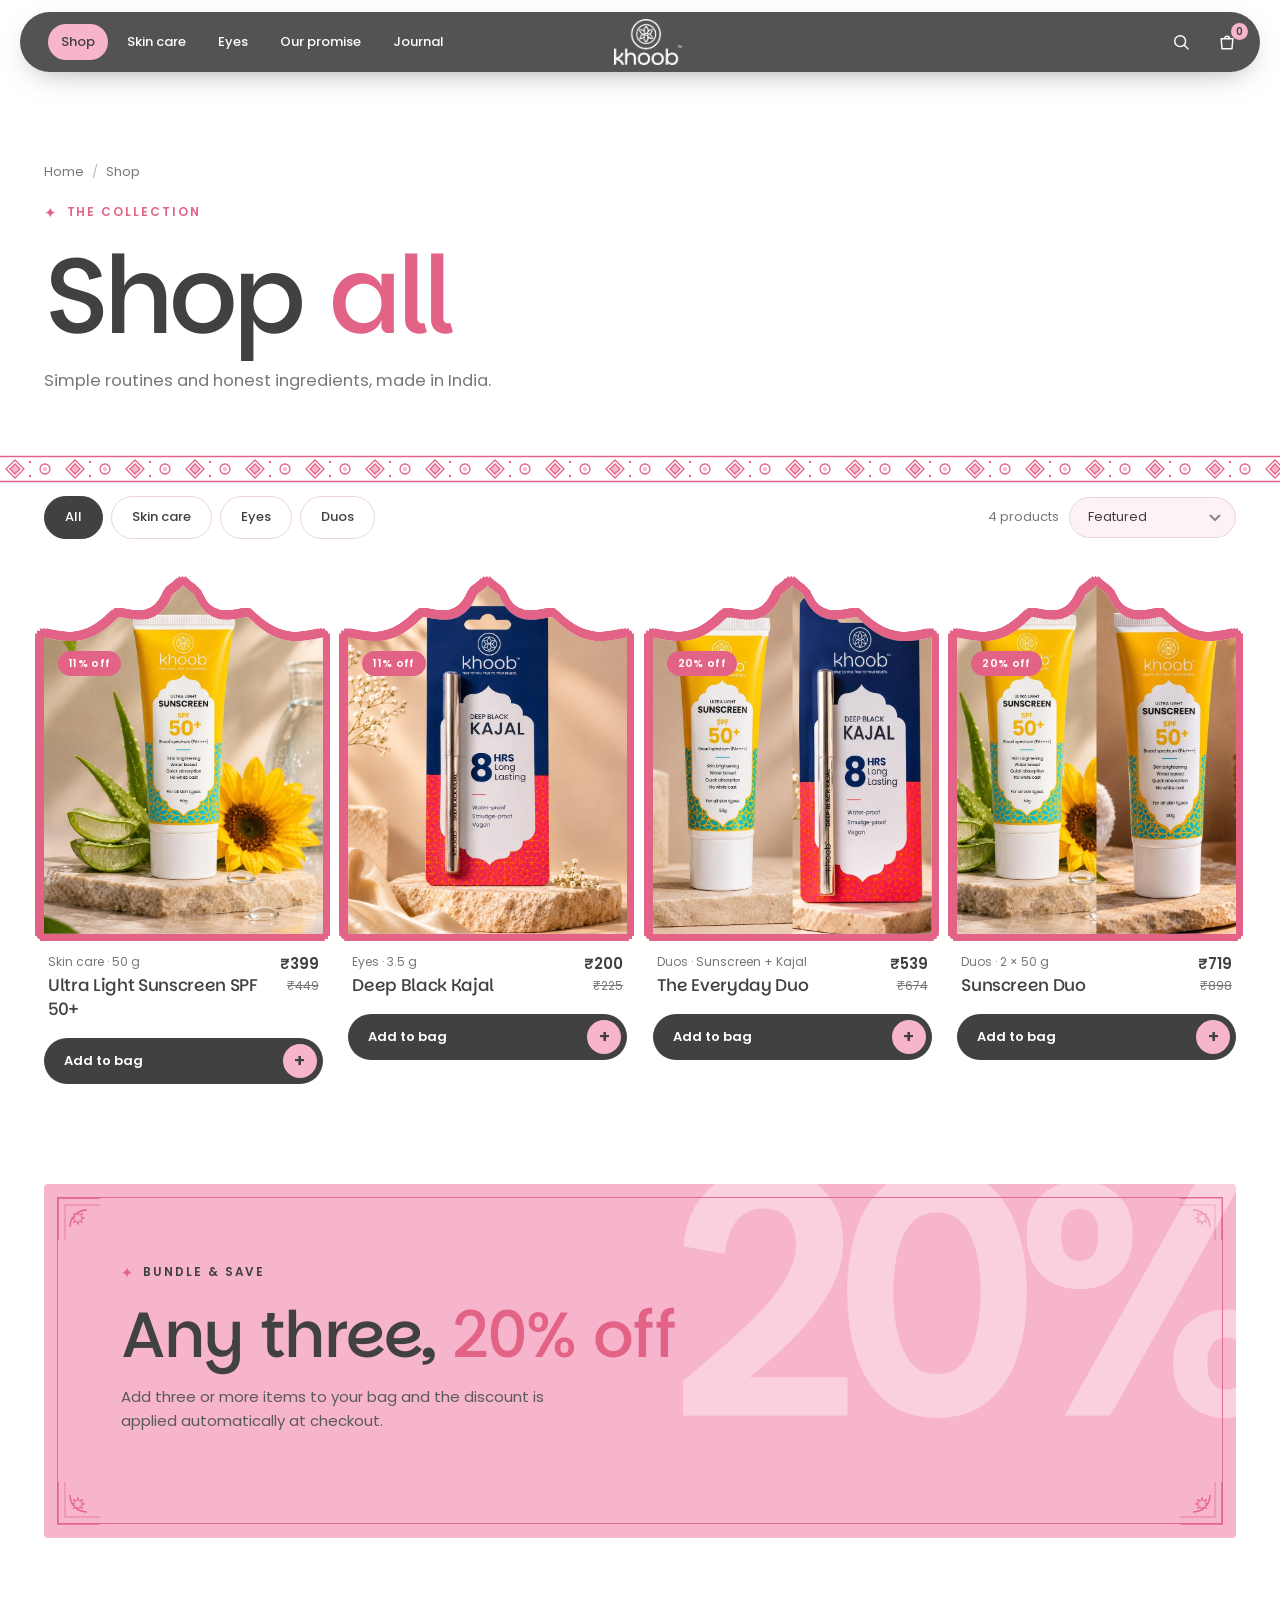
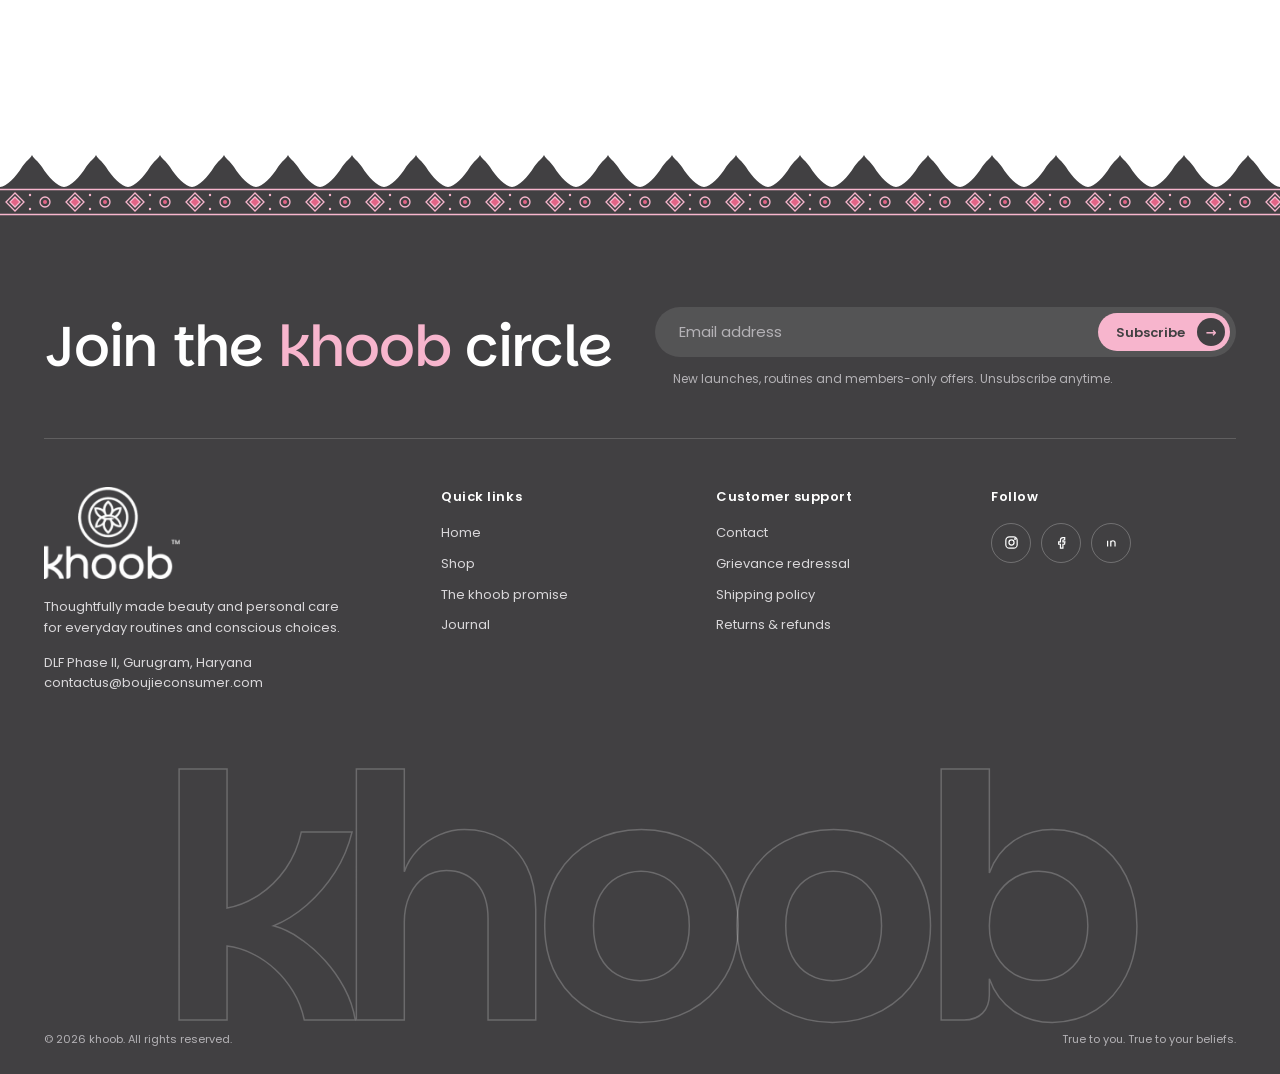
<file: shop.html>
<!doctype html>
<html lang="en"><head><meta charset="utf-8"><meta name="viewport" content="width=device-width,initial-scale=1,viewport-fit=cover">
<title>Shop all | khoob</title><meta name="description" content="Shop khoob halal beauty: Ultra Light Sunscreen SPF 50+, Deep Black Kajal and money-saving duos.">
<meta property="og:title" content="Shop all | khoob"><meta property="og:description" content="Shop khoob halal beauty: Ultra Light Sunscreen SPF 50+, Deep Black Kajal and money-saving duos."><meta property="og:type" content="website">
<meta name="theme-color" content="#414042">
<link rel="icon" type="image/png" href="assets/img/favicon.png">
<link rel="preconnect" href="https://fonts.googleapis.com"><link rel="preconnect" href="https://fonts.gstatic.com" crossorigin>
<link rel="stylesheet" href="https://fonts.googleapis.com/css2?family=Parkinsans:wght@400;500;600;700&family=Poppins:wght@400;500;600&display=swap">
<link rel="stylesheet" href="assets/css/site.css"><link rel="stylesheet" href="assets/css/mughal-assets.css"><link rel="stylesheet" href="assets/css/mughal.css">
<script>(function(){var d=document.documentElement;d.classList.add("js");try{if(sessionStorage.getItem("kh_nav")){d.classList.add("cv-cover");sessionStorage.removeItem("kh_nav")}}catch(e){}setTimeout(function(){d.classList.remove("cv-cover")},4000)})()</script>
<noscript><style>.js [data-r]{opacity:1!important;transform:none!important}.w>span{transform:none!important}.ri img{clip-path:none!important;transform:none!important}.wm span{transform:none!important}</style></noscript>
</head><body><svg width="0" height="0" style="position:absolute" aria-hidden="true" focusable="false"><defs><clipPath id="mughal" clipPathUnits="objectBoundingBox"><path d="M0.0000 1.0000L0.0000 0.2800L0.0000 0.2800L0.0068 0.2815L0.0137 0.2829L0.0205 0.2843L0.0273 0.2856L0.0340 0.2868L0.0407 0.2878L0.0473 0.2886L0.0539 0.2893L0.0603 0.2897L0.0667 0.2899L0.0730 0.2898L0.0791 0.2895L0.0852 0.2888L0.0911 0.2879L0.0969 0.2866L0.1025 0.2850L0.1080 0.2831L0.1134 0.2808L0.1186 0.2783L0.1238 0.2754L0.1287 0.2721L0.1335 0.2686L0.1382 0.2648L0.1428 0.2607L0.1472 0.2563L0.1516 0.2517L0.1558 0.2469L0.1599 0.2419L0.1639 0.2367L0.1678 0.2313L0.1716 0.2258L0.1754 0.2202L0.1791 0.2146L0.1827 0.2089L0.1882 0.2074L0.1948 0.2087L0.2013 0.2100L0.2079 0.2112L0.2143 0.2123L0.2207 0.2132L0.2271 0.2140L0.2333 0.2146L0.2395 0.2149L0.2455 0.2151L0.2514 0.2149L0.2572 0.2146L0.2628 0.2139L0.2683 0.2129L0.2736 0.2116L0.2788 0.2100L0.2838 0.2081L0.2886 0.2058L0.2932 0.2033L0.2977 0.2004L0.3020 0.1972L0.3061 0.1937L0.3100 0.1899L0.3137 0.1859L0.3173 0.1816L0.3207 0.1770L0.3239 0.1722L0.3270 0.1672L0.3299 0.1621L0.3327 0.1568L0.3354 0.1513L0.3379 0.1458L0.3403 0.1402L0.3427 0.1346L0.3457 0.1303L0.3517 0.1313L0.3576 0.1323L0.3635 0.1332L0.3694 0.1340L0.3751 0.1347L0.3808 0.1352L0.3864 0.1355L0.3919 0.1356L0.3972 0.1354L0.4024 0.1350L0.4074 0.1344L0.4123 0.1335L0.4169 0.1323L0.4214 0.1308L0.4256 0.1290L0.4297 0.1269L0.4334 0.1245L0.4370 0.1218L0.4403 0.1188L0.4434 0.1155L0.4462 0.1119L0.4487 0.1081L0.4511 0.1040L0.4531 0.0997L0.4549 0.0952L0.4565 0.0905L0.4579 0.0856L0.4590 0.0805L0.4599 0.0753L0.4605 0.0700L0.4610 0.0646L0.4613 0.0592L0.4616 0.0539L0.4618 0.0487L0.4640 0.0457L0.4666 0.0431L0.4691 0.0405L0.4717 0.0379L0.4741 0.0352L0.4765 0.0326L0.4789 0.0299L0.4812 0.0272L0.4835 0.0245L0.4857 0.0217L0.4879 0.0189L0.4900 0.0160L0.4921 0.0131L0.4942 0.0101L0.4962 0.0070L0.4981 0.0038L0.5000 0.0000L0.5019 0.0038L0.5038 0.0070L0.5058 0.0101L0.5079 0.0131L0.5100 0.0160L0.5121 0.0189L0.5143 0.0217L0.5165 0.0245L0.5188 0.0272L0.5211 0.0299L0.5235 0.0326L0.5259 0.0352L0.5283 0.0379L0.5309 0.0405L0.5334 0.0431L0.5360 0.0457L0.5382 0.0487L0.5384 0.0539L0.5387 0.0592L0.5390 0.0646L0.5395 0.0700L0.5401 0.0753L0.5410 0.0805L0.5421 0.0856L0.5435 0.0905L0.5451 0.0952L0.5469 0.0997L0.5489 0.1040L0.5513 0.1081L0.5538 0.1119L0.5566 0.1155L0.5597 0.1188L0.5630 0.1218L0.5666 0.1245L0.5703 0.1269L0.5744 0.1290L0.5786 0.1308L0.5831 0.1323L0.5877 0.1335L0.5926 0.1344L0.5976 0.1350L0.6028 0.1354L0.6081 0.1356L0.6136 0.1355L0.6192 0.1352L0.6249 0.1347L0.6306 0.1340L0.6365 0.1332L0.6424 0.1323L0.6483 0.1313L0.6543 0.1303L0.6573 0.1346L0.6597 0.1402L0.6621 0.1458L0.6646 0.1513L0.6673 0.1568L0.6701 0.1621L0.6730 0.1672L0.6761 0.1722L0.6793 0.1770L0.6827 0.1816L0.6863 0.1859L0.6900 0.1899L0.6939 0.1937L0.6980 0.1972L0.7023 0.2004L0.7068 0.2033L0.7114 0.2058L0.7162 0.2081L0.7212 0.2100L0.7264 0.2116L0.7317 0.2129L0.7372 0.2139L0.7428 0.2146L0.7486 0.2149L0.7545 0.2151L0.7605 0.2149L0.7667 0.2146L0.7729 0.2140L0.7793 0.2132L0.7857 0.2123L0.7921 0.2112L0.7987 0.2100L0.8052 0.2087L0.8118 0.2074L0.8173 0.2089L0.8209 0.2146L0.8246 0.2202L0.8284 0.2258L0.8322 0.2313L0.8361 0.2367L0.8401 0.2419L0.8442 0.2469L0.8484 0.2517L0.8528 0.2563L0.8572 0.2607L0.8618 0.2648L0.8665 0.2686L0.8713 0.2721L0.8762 0.2754L0.8814 0.2783L0.8866 0.2808L0.8920 0.2831L0.8975 0.2850L0.9031 0.2866L0.9089 0.2879L0.9148 0.2888L0.9209 0.2895L0.9270 0.2898L0.9333 0.2899L0.9397 0.2897L0.9461 0.2893L0.9527 0.2886L0.9593 0.2878L0.9660 0.2868L0.9727 0.2856L0.9795 0.2843L0.9863 0.2829L0.9932 0.2815L1.0000 0.2800L1.0000 0.2800L1.0000 1.0000Z"/></clipPath><clipPath id="mughal-sm" clipPathUnits="objectBoundingBox"><path d="M0.0000 1.0000L0.0000 0.1500L0.0000 0.1500L0.0089 0.1514L0.0177 0.1528L0.0265 0.1542L0.0354 0.1555L0.0442 0.1566L0.0529 0.1577L0.0616 0.1586L0.0703 0.1593L0.0789 0.1598L0.0875 0.1601L0.0960 0.1602L0.1044 0.1600L0.1128 0.1596L0.1211 0.1589L0.1293 0.1580L0.1374 0.1567L0.1454 0.1552L0.1533 0.1533L0.1611 0.1512L0.1688 0.1488L0.1765 0.1462L0.1840 0.1432L0.1914 0.1400L0.1987 0.1366L0.2059 0.1329L0.2130 0.1290L0.2200 0.1249L0.2269 0.1206L0.2337 0.1161L0.2404 0.1116L0.2470 0.1069L0.2535 0.1021L0.2599 0.0973L0.2662 0.0924L0.2734 0.0912L0.2811 0.0925L0.2888 0.0938L0.2964 0.0949L0.3040 0.0960L0.3115 0.0969L0.3188 0.0977L0.3261 0.0983L0.3333 0.0987L0.3403 0.0990L0.3473 0.0989L0.3541 0.0987L0.3607 0.0982L0.3673 0.0974L0.3736 0.0964L0.3798 0.0950L0.3859 0.0934L0.3918 0.0915L0.3975 0.0893L0.4030 0.0868L0.4083 0.0841L0.4135 0.0811L0.4184 0.0778L0.4232 0.0742L0.4278 0.0705L0.4321 0.0665L0.4363 0.0623L0.4402 0.0580L0.4440 0.0535L0.4476 0.0488L0.4509 0.0440L0.4540 0.0391L0.4569 0.0342L0.4597 0.0293L0.4627 0.0252L0.4666 0.0231L0.4704 0.0210L0.4741 0.0189L0.4777 0.0167L0.4812 0.0146L0.4846 0.0124L0.4879 0.0101L0.4911 0.0078L0.4942 0.0054L0.4971 0.0029L0.5000 0.0000L0.5029 0.0029L0.5058 0.0054L0.5089 0.0078L0.5121 0.0101L0.5154 0.0124L0.5188 0.0146L0.5223 0.0167L0.5259 0.0189L0.5296 0.0210L0.5334 0.0231L0.5373 0.0252L0.5403 0.0293L0.5431 0.0342L0.5460 0.0391L0.5491 0.0440L0.5524 0.0488L0.5560 0.0535L0.5598 0.0580L0.5637 0.0623L0.5679 0.0665L0.5722 0.0705L0.5768 0.0742L0.5816 0.0778L0.5865 0.0811L0.5917 0.0841L0.5970 0.0868L0.6025 0.0893L0.6082 0.0915L0.6141 0.0934L0.6202 0.0950L0.6264 0.0964L0.6327 0.0974L0.6393 0.0982L0.6459 0.0987L0.6527 0.0989L0.6597 0.0990L0.6667 0.0987L0.6739 0.0983L0.6812 0.0977L0.6885 0.0969L0.6960 0.0960L0.7036 0.0949L0.7112 0.0938L0.7189 0.0925L0.7266 0.0912L0.7338 0.0924L0.7401 0.0973L0.7465 0.1021L0.7530 0.1069L0.7596 0.1116L0.7663 0.1161L0.7731 0.1206L0.7800 0.1249L0.7870 0.1290L0.7941 0.1329L0.8013 0.1366L0.8086 0.1400L0.8160 0.1432L0.8235 0.1462L0.8312 0.1488L0.8389 0.1512L0.8467 0.1533L0.8546 0.1552L0.8626 0.1567L0.8707 0.1580L0.8789 0.1589L0.8872 0.1596L0.8956 0.1600L0.9040 0.1602L0.9125 0.1601L0.9211 0.1598L0.9297 0.1593L0.9384 0.1586L0.9471 0.1577L0.9558 0.1566L0.9646 0.1555L0.9735 0.1542L0.9823 0.1528L0.9911 0.1514L1.0000 0.1500L1.0000 0.1500L1.0000 1.0000Z"/></clipPath></defs></svg><a class="sr" href="#main">Skip to content</a>
<div class="cv" aria-hidden="true"><span></span><span></span><span></span><span></span><span></span><b><img src="assets/img/logo-white.png" alt=""></b></div>
<div class="progress" aria-hidden="true"></div><div class="cur" aria-hidden="true"></div>
<header class="hd"><nav aria-label="Main"><ul><li><a href="shop.html" class="on" aria-current="page">Shop</a></li><li><a href="shop.html?cat=Skin%20care">Skin care</a></li><li><a href="shop.html?cat=Eyes">Eyes</a></li><li><a href="our-promise.html">Our promise</a></li><li><a href="journal.html">Journal</a></li></ul>
<button class="ib burger" data-menu aria-label="Menu" aria-expanded="false"><svg viewBox="0 0 24 24"><path d="M4 8h16M4 16h16"/></svg></button></nav>
<a class="logo" href="index.html" aria-label="khoob home"><img src="assets/img/logo-white.png" alt="khoob" width="208" height="140"></a>
<div class="rt"><button class="ib" data-search aria-label="Search products"><svg viewBox="0 0 24 24"><circle cx="11" cy="11" r="6.5"/><path d="M16 16l4.5 4.5"/></svg></button><button class="ib" data-cart aria-label="Open bag"><svg viewBox="0 0 24 24"><path d="M5 8h14l-1 12H6zM9 8a3 3 0 0 1 6 0"/></svg><span class="cnt">0</span></button></div></header>
<div class="mnav" aria-label="Menu"><div><a class="big" href="index.html"><span style="--i:0">Home</span></a><a class="big" href="shop.html"><span style="--i:1">Shop</span></a><a class="big" href="shop.html?cat=Skin%20care"><span style="--i:2">Skin care</span></a><a class="big" href="shop.html?cat=Eyes"><span style="--i:3">Eyes</span></a><a class="big" href="shop.html?cat=Duos"><span style="--i:4">Duos</span></a><a class="big" href="our-promise.html"><span style="--i:5">Our promise</span></a><a class="big" href="journal.html"><span style="--i:6">Journal</span></a><a class="big" href="contact.html"><span style="--i:7">Contact</span></a></div>
<div class="mf"><small>Halal beauty & personal care,<br>made in India.</small><small><a href="mailto:contactus@boujieconsumer.com">contactus@boujieconsumer.com</a></small></div></div>
<div class="srch" role="dialog" aria-label="Search"><div class="sp"><form><svg viewBox="0 0 24 24"><circle cx="11" cy="11" r="6.5"/><path d="M16 16l4.5 4.5"/></svg><input type="search" placeholder="Search sunscreen, kajal, duos…" aria-label="Search products" autocomplete="off"><button type="button" class="xb" data-close aria-label="Close search"><svg viewBox="0 0 24 24"><path d="M5 5l14 14M19 5L5 19"/></svg></button></form><div class="sres"></div><div class="chipsrow"><span class="muted">Browse:</span><a href="shop.html?cat=Skin%20care">Skin care</a><a href="shop.html?cat=Eyes">Eyes</a><a href="shop.html?cat=Duos">Duos</a></div></div></div><main id="main"><section class="pgh"><div class="blob a" data-speed="-.06" aria-hidden="true"></div><div class="wrap" style="position:relative;z-index:2"><div class="crumb"><a href="index.html">Home</a><i>/</i><span>Shop</span></div><span class="eyebrow" style="margin-top:22px">The collection</span><h1 class="h-xl" data-split>Shop <em>all</em></h1><p class="lead" data-r style="--d:.25s">Simple routines and honest ingredients, made in India.</p></div></section><div class="rugband" aria-hidden="true"></div>
<section class="wrap" style="padding-bottom:40px"><div class="bar"><div class="chips" role="group" aria-label="Filter by category"><button class="chip" data-cat="All">All</button><button class="chip" data-cat="Skin care">Skin care</button><button class="chip" data-cat="Eyes">Eyes</button><button class="chip" data-cat="Duos">Duos</button></div>
<div class="sortw"><span id="count" class="muted">4 products</span><label class="sr" for="sort">Sort</label><select id="sort"><option value="featured">Featured</option><option value="low">Price: low to high</option><option value="high">Price: high to low</option><option value="off">Biggest saving</option></select></div></div>
<div class="grid" data-shop><article class="card" data-id="1" data-cat="Skin care" data-price="399" data-off="11" data-name="ultra light sunscreen spf 50+" data-r style="--d:0s">
<div class="imw"><a class="im" href="product-ultra-light-sunscreen-spf-50.html" aria-label="Ultra Light Sunscreen SPF 50+"><span class="badge">11% off</span><img src="assets/img/s1.jpg" alt="Ultra Light Sunscreen SPF 50+" loading="lazy"><img src="assets/img/s2.jpg" alt="" loading="lazy"></a></div>
<button class="qa" data-add="1" aria-label="Add Ultra Light Sunscreen SPF 50+ to bag"><span>Add to bag</span><i>+</i></button>
<div class="meta"><div><small>Skin care · 50 g</small><a class="nm" href="product-ultra-light-sunscreen-spf-50.html">Ultra Light Sunscreen SPF 50+</a></div><div class="price"><b>₹399</b><s>₹449</s></div></div></article><article class="card" data-id="2" data-cat="Eyes" data-price="200" data-off="11" data-name="deep black kajal" data-r style="--d:0.09s">
<div class="imw"><a class="im" href="product-deep-black-kajal.html" aria-label="Deep Black Kajal"><span class="badge">11% off</span><img src="assets/img/kp1.jpg" alt="Deep Black Kajal" loading="lazy"><img src="assets/img/k1.jpg" alt="" loading="lazy"></a></div>
<button class="qa" data-add="2" aria-label="Add Deep Black Kajal to bag"><span>Add to bag</span><i>+</i></button>
<div class="meta"><div><small>Eyes · 3.5 g</small><a class="nm" href="product-deep-black-kajal.html">Deep Black Kajal</a></div><div class="price"><b>₹200</b><s>₹225</s></div></div></article><article class="card" data-id="3" data-cat="Duos" data-price="539" data-off="20" data-name="the everyday duo" data-r style="--d:0.18s">
<div class="imw"><a class="im" href="product-the-everyday-duo.html" aria-label="The Everyday Duo"><span class="badge">20% off</span><img src="assets/img/duo1.jpg" alt="The Everyday Duo" loading="lazy"><img src="assets/img/s2.jpg" alt="" loading="lazy"></a></div>
<button class="qa" data-add="3" aria-label="Add The Everyday Duo to bag"><span>Add to bag</span><i>+</i></button>
<div class="meta"><div><small>Duos · Sunscreen + Kajal</small><a class="nm" href="product-the-everyday-duo.html">The Everyday Duo</a></div><div class="price"><b>₹539</b><s>₹674</s></div></div></article><article class="card" data-id="4" data-cat="Duos" data-price="719" data-off="20" data-name="sunscreen duo" data-r style="--d:0.27s">
<div class="imw"><a class="im" href="product-sunscreen-duo.html" aria-label="Sunscreen Duo"><span class="badge">20% off</span><img src="assets/img/duo2.jpg" alt="Sunscreen Duo" loading="lazy"><img src="assets/img/s1.jpg" alt="" loading="lazy"></a></div>
<button class="qa" data-add="4" aria-label="Add Sunscreen Duo to bag"><span>Add to bag</span><i>+</i></button>
<div class="meta"><div><small>Duos · 2 × 50 g</small><a class="nm" href="product-sunscreen-duo.html">Sunscreen Duo</a></div><div class="price"><b>₹719</b><s>₹898</s></div></div></article></div>
<div class="shop-empty"><p class="h-md" style="margin-bottom:18px">Nothing here yet.</p><button class="btn sm" data-clear>Show everything <i>→</i></button></div></section>
<section class="wrap sec" style="padding-top:60px"><div class="bnd rug"><div class="pct" data-speed=".05" aria-hidden="true">20%</div><div style="position:relative"><span class="eyebrow" style="color:var(--navy)">Bundle &amp; save</span><h2 class="h-lg" data-split>Any three, <em>20% off</em></h2><p data-r>Add three or more items to your bag and the discount is applied automatically at checkout.</p></div></div></section></main><div class="arcade" aria-hidden="true"></div><footer class="ft"><div class="rugband dk" aria-hidden="true"></div><div class="wrap">
<div class="ft-top"><h2 class="h-lg" data-split>Join the <em>khoob</em> circle</h2>
<div><form class="nl" data-toast-form="Thanks, you’re on the list"><input required type="email" placeholder="Email address" aria-label="Email address"><button class="btn sm">Subscribe <i>→</i></button></form><p class="ft-note">New launches, routines and members-only offers. Unsubscribe anytime.</p></div></div>
<div class="fcols"><div><div class="logo"><img src="assets/img/logo-white.png" alt="khoob" width="208" height="140"></div><p>Thoughtfully made beauty and personal care for everyday routines and conscious choices.</p><p>DLF Phase II, Gurugram, Haryana<br><a href="mailto:contactus@boujieconsumer.com" style="display:inline;background:none">contactus@boujieconsumer.com</a></p></div>
<div><h4>Quick links</h4><a href="index.html">Home</a><a href="shop.html">Shop</a><a href="our-promise.html">The khoob promise</a><a href="journal.html">Journal</a></div>
<div><h4>Customer support</h4><a href="contact.html">Contact</a><a href="https://shopkhoob.com/pages/contact#khoob-grievance" target="_blank" rel="noopener">Grievance redressal</a><a href="https://shopkhoob.com/pages/shipping-policy" target="_blank" rel="noopener">Shipping policy</a><a href="https://shopkhoob.com/pages/returns-refunds" target="_blank" rel="noopener">Returns &amp; refunds</a></div>
<div><h4>Follow</h4><div class="soc"><a href="https://www.instagram.com/itskhoob" target="_blank" rel="noopener" aria-label="Instagram"><svg viewBox="0 0 24 24"><rect x="4" y="4" width="16" height="16" rx="5"/><circle cx="12" cy="12" r="3.6"/><circle cx="17" cy="7" r=".6"/></svg></a><a href="https://www.facebook.com/khoobtm" target="_blank" rel="noopener" aria-label="Facebook"><svg viewBox="0 0 24 24"><path d="M14 8.5h2.5V5H14c-2.2 0-3.5 1.4-3.5 3.6V11H8v3.5h2.5V20H14v-5.5h2.3l.5-3.5H14V9.2c0-.5.2-.7.7-.7z"/></svg></a><a href="http://linkedin.com/company/khoob%E2%84%A2/" target="_blank" rel="noopener" aria-label="LinkedIn"><svg viewBox="0 0 24 24"><path d="M6.5 9.5v8M6.5 6v.1M11 17.5v-8M11 12.5c0-2 1.3-3 3-3s3 1 3 3v5"/></svg></a></div></div></div>
</div><div class="wm" aria-hidden="true"><span style="--i:0">k</span><span style="--i:1">h</span><span style="--i:2">o</span><span style="--i:3">o</span><span style="--i:4">b</span></div>
<div class="wrap legal"><span>© 2026 khoob. All rights reserved.</span><span>True to you. True to your beliefs.</span></div></footer>
<div class="scrim" data-close></div>
<aside class="drawer" aria-label="Bag" aria-hidden="true"><div class="dh"><h3>Your bag</h3><button class="xb" data-close aria-label="Close bag"><svg viewBox="0 0 24 24"><path d="M5 5l14 14M19 5L5 19"/></svg></button></div><div class="free"><b></b></div><p class="free-t"></p><div class="lines"></div><div class="sum"></div></aside>
<div class="toast" role="status" aria-live="polite"></div>
<script src="assets/js/data.js"></script><script src="assets/js/site.js" defer></script></body></html>
</file>
<file: assets/css/site.css>
/* ==========================================================================
   khoob — site styles
   Brand tokens, layout, components, and the motion system.
   ========================================================================== */
:root{
  --navy:#414042;--pink:#E36386;--gold:#F7B5CD;--cyan:#F7B5CD;--green:#E36386;
  --bg:#FFFFFF;--bg2:#FBE3EC;--card:#FDF3F7;--ink:#414042;--muted:#77767a;--line:#EBD3DC;
  --deep:#414042;--on-deep:#fff;--on-deep-muted:#d9d7da;--accent-ink:#E36386;--price:#414042;
  --display:"Parkinsans","Poppins",system-ui,sans-serif;--body:"Poppins",system-ui,sans-serif;
  --ease:cubic-bezier(.22,1,.36,1);--ease-io:cubic-bezier(.65,0,.35,1);
  --pad:clamp(16px,4vw,44px);--max:1280px;color-scheme:light;
}

*{box-sizing:border-box}
html{scroll-behavior:smooth;-webkit-text-size-adjust:100%}
html{overflow-x:clip}
body{margin:0;background:var(--bg);color:var(--ink);font:400 15px/1.6 var(--body);overflow-x:clip;-webkit-font-smoothing:antialiased}
img{max-width:100%;display:block}
a{color:inherit;text-decoration:none}
button{font:inherit;color:inherit;background:none;border:0;cursor:pointer;padding:0}
input,select,textarea{font:inherit;color:inherit}
h1,h2,h3,h4{font-family:var(--display);font-weight:500;margin:0;letter-spacing:-.03em;text-wrap:balance}
p{margin:0}
em{font-style:normal;color:var(--accent-ink)}
:focus-visible{outline:2px solid var(--pink);outline-offset:3px;border-radius:6px}
::selection{background:var(--gold);color:var(--navy)}
.wrap{max-width:var(--max);margin-inline:auto;padding-inline:var(--pad)}
.muted{color:var(--muted)}
.sr{position:absolute;width:1px;height:1px;overflow:hidden;clip:rect(0 0 0 0);white-space:nowrap}
.eyebrow{display:inline-flex;align-items:center;gap:10px;font:600 12px/1 var(--body);letter-spacing:.16em;text-transform:uppercase;color:var(--accent-ink)}
.eyebrow::before{content:"";width:8px;height:8px;border-radius:50%;background:var(--gold);box-shadow:0 0 0 0 rgba(247,181,205,.7);animation:pulse 2.4s infinite}
@keyframes pulse{70%{box-shadow:0 0 0 10px rgba(247,181,205,0)}100%{box-shadow:0 0 0 0 rgba(247,181,205,0)}}
.h-xl{font-size:clamp(46px,7.6vw,118px);line-height:.94;letter-spacing:-.045em}
.h-lg{font-size:clamp(34px,5vw,68px);line-height:1}
.h-md{font-size:clamp(26px,3.4vw,44px);line-height:1.05}
.lead{font-size:clamp(15px,1.3vw,18px);color:var(--muted);max-width:520px}
.sec{padding-block:clamp(70px,9vw,130px)}

/* ---------- Buttons: liquid fill on hover ---------- */
.btn{--bgc:var(--gold);--ink-c:var(--navy);--fill:var(--navy);--fill-ink:#fff;position:relative;isolation:isolate;overflow:hidden;display:inline-flex;align-items:center;gap:12px;background:var(--bgc);color:var(--ink-c);border-radius:999px;padding:7px 7px 7px 24px;font-weight:600;font-size:14px;line-height:1;white-space:nowrap;transition:color .5s var(--ease),transform .4s var(--ease);will-change:transform}
.btn::before{content:"";position:absolute;inset:-1px;z-index:-1;background:var(--fill);border-radius:50% 50% 0 0/100% 100% 0 0;transform:translateY(102%);transition:transform .6s var(--ease),border-radius .6s var(--ease)}
.btn:hover::before,.btn:focus-visible::before{transform:none;border-radius:0}
.btn:hover,.btn:focus-visible{color:var(--fill-ink)}
.btn i{width:34px;height:34px;border-radius:50%;background:var(--ink-c);color:var(--bgc);display:grid;place-items:center;font-style:normal;transition:transform .5s var(--ease),background .5s,color .5s}
.btn:hover i{transform:rotate(-45deg);background:var(--fill-ink);color:var(--fill)}
.btn svg{width:16px;height:16px;stroke:currentColor;fill:none;stroke-width:2;stroke-linecap:round;stroke-linejoin:round}
.btn.navy{--bgc:var(--navy);--ink-c:#fff;--fill:var(--pink);--fill-ink:#fff}.btn.navy i{background:var(--gold);color:var(--navy)}.btn.navy:hover i{background:#fff;color:var(--pink)}
.btn.pink{--bgc:var(--pink);--ink-c:#fff;--fill:var(--navy)}.btn.pink i{background:#fff;color:var(--pink)}.btn.pink:hover i{background:var(--gold);color:var(--navy)}
.btn.ghost{--bgc:transparent;--ink-c:var(--ink);--fill:var(--ink);--fill-ink:var(--bg);box-shadow:inset 0 0 0 1.5px currentColor}.btn.ghost i{background:var(--ink);color:var(--bg)}.btn.ghost:hover i{background:var(--bg);color:var(--ink)}
.btn.sm{padding:5px 5px 5px 18px;font-size:13px}.btn.sm i{width:28px;height:28px}
.btn.block{width:100%;justify-content:space-between}
.btn.on-deep.ghost{--ink-c:#fff;--fill:#fff;--fill-ink:var(--navy)}.btn.on-deep.ghost i{background:#fff;color:var(--navy)}.btn.on-deep.ghost:hover i{background:var(--navy);color:#fff}

/* ---------- Page curtain (5 columns wipe) ---------- */
.cv{position:fixed;inset:0;z-index:300;display:none;pointer-events:none}
.js .cv{display:grid;grid-template-columns:repeat(5,1fr)}
.cv span{background:var(--navy);transform:scaleY(0);transform-origin:bottom;transition:transform .7s var(--ease-io)}
.cv span:nth-child(2){background:#5a595c}.cv span:nth-child(4){background:#5a595c}
.cv span:nth-child(1){transition-delay:0s}.cv span:nth-child(2){transition-delay:.05s}.cv span:nth-child(3){transition-delay:.1s}.cv span:nth-child(4){transition-delay:.15s}.cv span:nth-child(5){transition-delay:.2s}
.cv b{position:fixed;left:50%;top:50%;translate:-50% -50%;font:600 clamp(48px,9vw,110px)/1 var(--display);letter-spacing:-.05em;color:#fff;opacity:0;transition:opacity .4s;pointer-events:none}
.cv b em{color:var(--gold)}
html.cv-cover .cv{pointer-events:auto}html.cv-cover .cv span{transform:scaleY(1);transition:none}html.cv-cover .cv b{opacity:1;transition:none}
html.cv-leave .cv{pointer-events:auto}html.cv-leave .cv span{transform:scaleY(1);transform-origin:bottom}html.cv-leave .cv b{opacity:1;transition-delay:.35s}
html.cv-reveal .cv span{transform:scaleY(0);transform-origin:top;transition:transform .8s var(--ease-io)}
html.cv-reveal .cv b{opacity:0;transition:opacity .3s}
.progress{position:fixed;left:0;top:0;height:3px;width:100%;z-index:120;transform-origin:left;transform:scaleX(0);background:linear-gradient(90deg,var(--pink),var(--gold));pointer-events:none}

/* ---------- Cursor ---------- */
.cur{position:fixed;left:0;top:0;z-index:250;pointer-events:none;width:12px;height:12px;margin:-6px 0 0 -6px;border-radius:50%;background:var(--pink);display:none;place-items:center;font:600 11px/1 var(--body);color:#fff;letter-spacing:.08em;text-transform:uppercase;transition:width .35s var(--ease),height .35s var(--ease),margin .35s var(--ease),background .3s,opacity .3s}
@media(hover:hover) and (pointer:fine){.js .cur{display:grid}}
.cur.big{width:78px;height:78px;margin:-39px 0 0 -39px;background:var(--gold);color:var(--navy)}
.cur.link{width:44px;height:44px;margin:-22px 0 0 -22px;background:rgba(227,99,134,.22);mix-blend-mode:multiply}
.cur.off{opacity:0}

/* ---------- Header ---------- */
.hd{position:fixed;z-index:100;top:12px;left:50%;width:min(1240px,calc(100% - 24px));translate:-50% 0;background:rgba(65,64,66,.9);-webkit-backdrop-filter:blur(14px) saturate(1.3);backdrop-filter:blur(14px) saturate(1.3);color:#fff;border-radius:999px;display:grid;grid-template-columns:1fr auto 1fr;align-items:center;gap:12px;padding:9px 12px 9px 28px;transition:transform .6s var(--ease),background .4s,box-shadow .4s;box-shadow:0 10px 30px -14px rgba(40,39,41,.5)}
.hd.hide{transform:translateY(-140%)}
.hd ul{display:flex;gap:6px;list-style:none;margin:0;padding:0;font-size:13px;font-weight:500}
.hd ul a{position:relative;display:block;padding:8px 13px;border-radius:99px;transition:background .3s,color .3s}
.hd ul a:hover{background:rgba(255,255,255,.12)}.hd ul a.on{background:var(--gold);color:var(--navy)}
.logo{font:600 31px/1 var(--display);letter-spacing:-.05em;display:inline-flex;align-items:baseline}
.logo sup{font-size:9px;font-weight:500;letter-spacing:0;margin-left:2px;opacity:.7}
.hd .rt{display:flex;justify-content:flex-end;align-items:center;gap:4px}
.ib{position:relative;width:42px;height:42px;border-radius:50%;display:grid;place-items:center;transition:background .3s,transform .4s var(--ease)}
.ib:hover{background:rgba(255,255,255,.14)}
.ib svg{width:20px;height:20px;stroke:#fff;fill:none;stroke-width:1.7;stroke-linecap:round;stroke-linejoin:round}
.cnt{position:absolute;top:2px;right:0;background:var(--gold);color:var(--navy);font:600 10px/1 var(--body);border-radius:99px;min-width:17px;height:17px;display:grid;place-items:center;padding:0 4px;transition:transform .3s var(--ease)}
.cnt.bump{animation:bump .6s var(--ease)}@keyframes bump{30%{transform:scale(1.8) rotate(-12deg)}100%{transform:none}}
.burger{display:none}
@media(max-width:940px){.hd{grid-template-columns:auto 1fr auto;padding-left:14px}.hd ul{display:none}.burger{display:grid}.hd .logo{justify-self:center}}
.mnav{position:fixed;inset:0;z-index:99;background:var(--navy);color:#fff;padding:110px var(--pad) 40px;display:flex;flex-direction:column;justify-content:space-between;clip-path:circle(0 at calc(100% - 40px) 40px);transition:clip-path .8s var(--ease-io);visibility:hidden}
.mnav.on{clip-path:circle(150% at calc(100% - 40px) 40px);visibility:visible}
.mnav a.big{display:block;overflow:hidden;font:500 clamp(34px,9vw,54px)/1.15 var(--display);letter-spacing:-.04em}
.mnav a.big span{display:block;transform:translateY(110%);transition:transform .8s var(--ease)}
.mnav.on a.big span{transform:none;transition-delay:calc(.25s + var(--i)*.06s)}
.mnav small{color:var(--on-deep-muted);font-size:13px}
.mnav .mf{display:flex;justify-content:space-between;gap:20px;flex-wrap:wrap}

/* ---------- Search overlay ---------- */
.srch{position:fixed;inset:0;z-index:140;background:rgba(40,39,41,.55);-webkit-backdrop-filter:blur(8px);backdrop-filter:blur(8px);opacity:0;visibility:hidden;transition:opacity .4s,visibility .4s;display:flex;justify-content:center;align-items:flex-start;padding:80px 12px 12px}
.srch.on{opacity:1;visibility:visible}
.sp{width:min(720px,100%);background:var(--bg);border-radius:10px;padding:22px;transform:translateY(-30px) scale(.97);transition:transform .6s var(--ease);max-height:calc(100vh - 100px);overflow:auto}
.srch.on .sp{transform:none}
.sp form{display:flex;align-items:center;gap:12px;border-bottom:2px solid var(--ink);padding-bottom:12px}
.sp svg{width:22px;height:22px;stroke:var(--ink);fill:none;stroke-width:1.8;flex:none}
.sp input{flex:1;background:none;border:0;outline:0;font:500 22px var(--display);letter-spacing:-.02em;min-width:0}
.sres{display:grid;gap:8px;margin-top:16px}
.sres a{display:grid;grid-template-columns:60px 1fr auto;gap:14px;align-items:center;padding:8px;border-radius:16px;transition:background .25s,transform .35s var(--ease);animation:rise .5s var(--ease) both;animation-delay:calc(var(--i)*60ms)}
.sres a:hover{background:var(--card);transform:translateX(6px)}
.sres img{width:60px;height:60px;border-radius:12px;object-fit:cover}
.sres b{font-weight:600;color:var(--price)}.sres small{display:block;color:var(--muted)}
.sempty{padding:26px 8px;color:var(--muted)}
.chipsrow{display:flex;gap:8px;flex-wrap:wrap;margin-top:14px;font-size:13px;align-items:center}
.chipsrow a{padding:6px 14px;border:1px solid var(--line);border-radius:99px;transition:.25s}.chipsrow a:hover{background:var(--navy);color:#fff;border-color:var(--navy)}
@keyframes rise{from{opacity:0;transform:translateY(18px)}}

/* ---------- Reveal system ---------- */
.js [data-r]{opacity:0;transform:translateY(40px);transition:opacity 1s var(--ease),transform 1.1s var(--ease);transition-delay:var(--d,0s)}
.js [data-r].in{opacity:1;transform:none}
.js [data-r="left"]{transform:translateX(-30px)}.js [data-r="right"]{transform:translateX(30px)}.js [data-r="scale"]{transform:scale(.88)}
.js [data-r="left"].in,.js [data-r="right"].in,.js [data-r="scale"].in{transform:none}
.w{display:inline-block;overflow:hidden;vertical-align:top;padding-bottom:.14em;margin-bottom:-.14em;padding-right:.04em}
.w>span{display:inline-block;transform:translateY(112%) rotate(4deg);transform-origin:left bottom;transition:transform 1.1s var(--ease);transition-delay:calc(var(--d,0s) + var(--i)*55ms)}
.in>.w>span,.in .w>span,.w.in>span{transform:none}
.noscript-fallback .w>span{transform:none}
.ri{overflow:hidden;position:relative}
.js .ri img,.js .ri .ri-in{clip-path:inset(100% 0 0 0);transform:scale(1.35);transition:clip-path 1.3s var(--ease),transform 1.8s var(--ease);transition-delay:var(--d,0s)}
.js .ri.in img,.js .ri.in .ri-in{clip-path:inset(0);transform:none}

/* ---------- Marquee ---------- */
.mq{overflow:hidden;white-space:nowrap;padding-block:22px}
.mq-track{display:inline-flex;width:max-content;will-change:transform;animation:mq 40s linear infinite}
.mqjs .mq-track{animation:none}
.mq-track span{display:inline-flex;align-items:center;gap:clamp(22px,3vw,48px);padding-right:clamp(22px,3vw,48px);font:500 clamp(44px,8vw,120px)/1 var(--display);letter-spacing:-.045em}
.mq-track span::after{content:"✦";font-size:.5em;color:var(--pink)}
.mq-track span.o{-webkit-text-stroke:1.5px currentColor;color:transparent}
@keyframes mq{to{transform:translateX(-50%)}}
.mq.band{background:var(--gold);color:var(--navy);padding-block:18px}
.mq.band .mq-track span{font-size:clamp(26px,4vw,52px)}
.mq.band .mq-track span::after{color:var(--navy)}

/* ---------- Hero ---------- */
.hero{position:relative;min-height:100svh;padding:clamp(110px,15vh,160px) 0 clamp(40px,7vh,80px);display:flex;align-items:center;overflow:hidden}
.blob{position:absolute;border-radius:62% 38% 55% 45%/48% 58% 42% 52%;filter:blur(2px);animation:morph 16s ease-in-out infinite alternate;pointer-events:none}
.blob.a{width:min(60vw,760px);aspect-ratio:1;right:-12vw;top:-8vw;background:var(--bg2);opacity:.9}
.blob.b{width:min(26vw,320px);aspect-ratio:1;left:-6vw;bottom:2vh;background:var(--gold);opacity:.55;animation-duration:20s;animation-direction:alternate-reverse}
.blob.c{width:min(14vw,170px);aspect-ratio:1;left:44%;top:16%;background:var(--cyan);opacity:.3;animation-duration:13s}
@keyframes morph{0%{border-radius:62% 38% 55% 45%/48% 58% 42% 52%;transform:rotate(0)}50%{border-radius:38% 62% 40% 60%/60% 38% 62% 40%}100%{border-radius:55% 45% 62% 38%/42% 55% 45% 58%;transform:rotate(18deg) translateY(2vh)}}
.hero-grid{position:relative;z-index:2;display:grid;grid-template-columns:1.12fr .88fr;gap:clamp(24px,4vw,70px);align-items:center;width:100%}
.hero h1{margin:22px 0 24px;font-size:clamp(44px,6.6vw,98px)}
.hero .lead{margin-bottom:34px}
.hero-cta{display:flex;gap:14px;flex-wrap:wrap;align-items:center}
.hero-note{display:flex;align-items:center;gap:12px;margin-top:44px;font-size:13px;color:var(--muted)}
.hero-note b{display:inline-grid;place-items:center;background:var(--gold);color:var(--navy);border-radius:99px;padding:6px 14px;font-weight:600;font-size:12px;letter-spacing:.04em}
.hero-art{position:relative;justify-self:center;width:min(100%,470px)}
.arch{position:relative;aspect-ratio:4/5.3;border-radius:999px 999px 30px 30px;overflow:hidden;background:var(--bg2);box-shadow:0 40px 80px -40px rgba(65,64,66,.55)}
.sl{position:absolute;inset:0;clip-path:inset(100% 0 0 0);z-index:1}
.sl.prev{clip-path:inset(0);z-index:1}
.sl.on{clip-path:inset(0);z-index:2;transition:clip-path 1.2s var(--ease-io)}
.sl img{width:100%;height:100%;object-fit:cover}
.sl.on img{animation:kb 8s ease-out both}
@keyframes kb{from{transform:scale(1.25)}to{transform:scale(1)}}
.cap{position:absolute;left:16px;right:16px;bottom:16px;z-index:3;background:rgba(255,255,255,.82);-webkit-backdrop-filter:blur(12px);backdrop-filter:blur(12px);border-radius:8px;padding:14px 14px 14px 20px;display:flex;justify-content:space-between;align-items:center;gap:12px;color:#414042;transform:translateY(130%);transition:transform .9s var(--ease) .5s}
.sl.on .cap{transform:none}
.cap small{display:block;font-size:11px;color:#6b6a75;letter-spacing:.06em;text-transform:uppercase}.cap b{font:500 17px/1.2 var(--display);letter-spacing:-.02em;display:block}
.cap .go{width:42px;height:42px;border-radius:50%;background:var(--navy);color:#fff;display:grid;place-items:center;flex:none;transition:transform .5s var(--ease),background .3s}
.cap .go:hover{background:var(--pink);transform:rotate(-45deg)}
.cap .go svg{width:18px;height:18px;stroke:currentColor;fill:none;stroke-width:2}
.hero-ctl{display:flex;gap:8px;margin-top:20px}
.hero-ctl button{flex:1;height:30px;position:relative;display:flex;align-items:center}
.hero-ctl button::before{content:"";width:100%;height:3px;border-radius:3px;background:var(--line)}
.hero-ctl button b{position:absolute;left:0;top:50%;height:3px;margin-top:-1.5px;width:0;border-radius:3px;background:var(--navy)}
.hero-ctl button.on b{animation:fill var(--dur,6s) linear forwards}
.hero-ctl button.done b{width:100%}
@keyframes fill{to{width:100%}}
.fl{position:absolute;z-index:4;background:var(--card);color:var(--ink);border-radius:10px;padding:12px 16px;box-shadow:0 20px 40px -20px rgba(65,64,66,.55);display:flex;gap:10px;align-items:center;font-size:12px;line-height:1.25;animation:float 6s ease-in-out infinite}
.fl b{font:600 22px/1 var(--display);color:var(--navy);letter-spacing:-.04em;display:block}

.fl.f1{left:-34px;top:30%}.fl.f2{right:-26px;top:56%;animation-delay:-2s;animation-duration:7s}
@keyframes float{50%{transform:translateY(-14px)}}
.seal{position:absolute;z-index:5;width:122px;height:122px;right:-30px;top:-34px}
.seal svg{width:100%;height:100%;animation:spin 18s linear infinite}
.seal .core{position:absolute;inset:0;display:grid;place-items:center}
.seal .core span{width:52px;height:52px;border-radius:50%;background:var(--pink);color:#fff;display:grid;place-items:center;font:600 22px/1 var(--display)}
.seal circle{fill:var(--gold)}.seal text{font:600 11px var(--body);letter-spacing:.2em;fill:var(--navy);text-transform:uppercase}
@keyframes spin{to{transform:rotate(360deg)}}
.scrollcue{position:absolute;left:50%;bottom:22px;z-index:3;translate:-50% 0;width:26px;height:42px;border:1.5px solid var(--ink);border-radius:20px;opacity:.5}
.scrollcue::after{content:"";position:absolute;left:50%;top:8px;width:4px;height:8px;margin-left:-2px;border-radius:4px;background:var(--ink);animation:cue 1.8s var(--ease) infinite}
@keyframes cue{0%{transform:translateY(0);opacity:1}80%,100%{transform:translateY(14px);opacity:0}}
@media(max-width:900px){.hero-grid{grid-template-columns:1fr;gap:34px}.hero-art{width:min(100%,360px)}.fl.f1{left:-10px}.fl.f2{right:-10px}.seal{right:-8px;top:-24px;width:96px;height:96px}.scrollcue{display:none}.hero{align-items:flex-start}}

/* ---------- Section heads ---------- */
.shead{display:flex;justify-content:space-between;align-items:flex-end;gap:24px;flex-wrap:wrap;margin-bottom:clamp(30px,4vw,56px)}
.shead .h-lg{margin-top:16px}

/* ---------- Product cards ---------- */
.grid{display:grid;grid-template-columns:repeat(4,1fr);gap:clamp(14px,2vw,28px)}
@media(max-width:1060px){.grid{grid-template-columns:repeat(2,1fr)}}
@media(max-width:560px){.grid{gap:12px}}
.grid.g3{grid-template-columns:repeat(3,1fr)}@media(max-width:1060px){.grid.g3{grid-template-columns:repeat(2,1fr)}}
.card{position:relative;display:flex;flex-direction:column}
.card .im{position:relative;display:block;aspect-ratio:4/5;border-radius:24px;overflow:hidden;background:var(--bg2);isolation:isolate}
.card .im img{position:absolute;inset:0;width:100%;height:100%;object-fit:cover;transition:transform 1.2s var(--ease)}
.card .im img+img{clip-path:circle(0 at 50% 100%);transition:clip-path .9s var(--ease),transform 1.2s var(--ease)}
.card:hover .im img+img{clip-path:circle(150% at 50% 100%)}
.card:hover .im img{transform:scale(1.07)}
.badge{position:absolute;top:12px;left:12px;z-index:3;background:var(--pink);color:#fff;font:600 11px/1 var(--body);padding:7px 11px;border-radius:99px;letter-spacing:.03em}
.badge.gold{background:var(--gold);color:var(--navy)}
.qa{position:absolute;left:12px;right:12px;bottom:12px;z-index:4;display:flex;justify-content:space-between;align-items:center;background:var(--navy);color:#fff;border-radius:99px;padding:6px 6px 6px 20px;font-weight:600;font-size:13px;transform:translateY(160%);transition:transform .7s var(--ease),background .3s}
.qa i{width:34px;height:34px;border-radius:50%;background:var(--gold);color:var(--navy);display:grid;place-items:center;font-style:normal;font-size:18px;transition:transform .5s var(--ease)}
.qa:hover{background:var(--pink)}.qa:hover i{transform:rotate(90deg)}
.card:hover .qa,.card:focus-within .qa{transform:none}
@media(hover:none){.qa{transform:none;left:auto;width:42px;height:42px;padding:0;justify-content:center}.qa span{display:none}.qa i{background:none;color:#fff}}
.card .meta{display:flex;justify-content:space-between;align-items:flex-start;gap:10px;padding:18px 4px 0}
.card small{display:block;color:var(--muted);font-size:12px;margin-bottom:3px}
.card .nm{font:500 17px/1.25 var(--display);letter-spacing:-.02em;position:relative;background:linear-gradient(currentColor,currentColor) 0 100%/0 1.5px no-repeat;transition:background-size .5s var(--ease)}
.card:hover .nm{background-size:100% 1.5px}
.price{white-space:nowrap;text-align:right}.price b{color:var(--price);font-weight:600}.price s{display:block;color:var(--muted);font-size:12px}
.card.pop{animation:pop .8s var(--ease) both;animation-delay:calc(var(--i)*80ms)}
@keyframes pop{from{opacity:0;transform:translateY(40px) scale(.95)}}
.card.gone{display:none}

/* ---------- Ritual (sticky scroll) ---------- */
.ritual{position:relative;height:330vh;background:var(--bg2);margin-top:0}
.ritual-in{position:sticky;top:0;height:100svh;overflow:hidden;display:grid;grid-template-columns:minmax(0,.9fr) minmax(0,1.1fr);gap:clamp(30px,6vw,100px);align-items:center;padding-top:60px}
.rstage{position:relative;justify-self:center;width:min(100%,440px)}
.rarch{position:relative;aspect-ratio:4/5.2;max-height:70svh;border-radius:999px 999px 30px 30px;overflow:hidden;background:var(--bg);box-shadow:0 40px 80px -40px rgba(65,64,66,.5)}
.rarch .sl{clip-path:inset(0 0 100% 0)}.rarch .sl.prev{clip-path:inset(0)}.rarch .sl.on{clip-path:inset(0);transition:clip-path 1s var(--ease-io)}
.rnum{position:absolute;right:-20px;bottom:-34px;z-index:4;font:600 clamp(100px,14vw,200px)/1 var(--display);letter-spacing:-.08em;color:var(--navy);-webkit-text-stroke:0;pointer-events:none;mix-blend-mode:normal}
.rnum{line-height:1}.rnum span{display:block;height:1em;overflow:hidden}
.rnum b{display:block;height:1em;transition:transform .9s var(--ease);font-weight:600;color:var(--pink)}

.rtext .h-lg{margin:18px 0 38px}
.rsteps{display:grid;gap:0;border-top:1px solid var(--line)}
.rstep{display:grid;grid-template-columns:54px 1fr;gap:6px 18px;padding:22px 0;border-bottom:1px solid var(--line);opacity:.35;transition:opacity .6s var(--ease)}
.rstep.on{opacity:1}
.rstep .n{font:500 14px var(--display);color:var(--muted);padding-top:6px}
.rstep h3{font-size:clamp(24px,3vw,36px);line-height:1.05}
.rstep .b{grid-column:2;display:grid;grid-template-rows:0fr;transition:grid-template-rows .8s var(--ease)}
.rstep.on .b{grid-template-rows:1fr}
.rstep .b>div{overflow:hidden}
.rstep .b p{color:var(--muted);max-width:430px;margin:12px 0 18px}
.rbar{height:3px;background:var(--line);border-radius:3px;margin-top:28px;overflow:hidden}.rbar b{display:block;height:100%;width:100%;transform-origin:left;transform:scaleX(0);background:var(--pink)}
@media(max-width:860px){.ritual{height:300vh}.ritual-in{grid-template-columns:1fr;gap:18px;align-content:center;padding-top:76px}.rstage{width:min(100%,230px)}.rarch{max-height:34svh}.rnum{display:none}.rtext .h-lg{margin:10px 0 14px;font-size:30px}.rstep{padding:14px 0}.rstep h3{font-size:22px}.rstep .b p{margin:8px 0 12px;font-size:14px}.eyebrow.hm{display:none}}

/* ---------- Stats ---------- */
.stats{background:var(--deep);color:var(--on-deep);position:relative;overflow:hidden}
.stats .h-lg em{color:var(--gold)}
.stats .lead{color:var(--on-deep-muted)}
.sgrid{display:grid;grid-template-columns:repeat(4,1fr);gap:16px;margin-top:clamp(36px,5vw,64px)}
.stat{padding:30px 22px 26px;border-radius:4px;background:rgba(255,255,255,.07);position:relative;overflow:hidden;transition:transform .6s var(--ease),background .4s}
.stat:hover{transform:translateY(-8px);background:rgba(255,255,255,.12)}
.stat::before{content:"";position:absolute;left:0;top:0;height:5px;width:100%;background:var(--c,var(--gold));transform:scaleX(0);transform-origin:left;transition:transform 1.2s var(--ease) .3s}
.stat.in::before{transform:none}
.stat b{display:block;font:500 clamp(34px,4.3vw,62px)/1 var(--display);letter-spacing:-.05em;white-space:nowrap}
.stat span{display:block;margin-top:14px;font-size:13px;color:var(--on-deep-muted)}
.stat:nth-child(2){--c:var(--cyan)}.stat:nth-child(3){--c:var(--pink)}.stat:nth-child(4){--c:var(--green)}
@media(max-width:860px){.sgrid{grid-template-columns:1fr 1fr}}
.deco-ring{position:absolute;border:1.5px solid rgba(255,255,255,.12);border-radius:50%;pointer-events:none;animation:spin 60s linear infinite}
.deco-ring::after{content:"";position:absolute;width:14px;height:14px;border-radius:50%;background:var(--gold);top:-7px;left:50%}

/* ---------- Promise grid ---------- */
.pgrid{display:grid;grid-template-columns:repeat(3,1fr);gap:clamp(12px,1.6vw,22px)}
@media(max-width:900px){.pgrid{grid-template-columns:1fr 1fr}}@media(max-width:560px){.pgrid{grid-template-columns:1fr}}
.pc{position:relative;isolation:isolate;overflow:hidden;background:var(--card);border-radius:4px;padding:30px 28px 34px;min-height:260px;display:flex;flex-direction:column;justify-content:space-between;transition:color .6s var(--ease)}
.pc::before{content:"";position:absolute;inset:0;z-index:-1;background:var(--navy);clip-path:circle(0 at var(--mx,100%) var(--my,0%));transition:clip-path .9s var(--ease)}
.pc:hover::before{clip-path:circle(150% at var(--mx,100%) var(--my,0%))}
.pc:hover{color:#fff}.pc:hover p{color:var(--on-deep-muted)}
.pc .ic{width:54px;height:54px;border-radius:50%;background:var(--gold);color:var(--navy);display:grid;place-items:center;transition:transform .7s var(--ease)}
.pc:hover .ic{transform:rotate(360deg) scale(1.08)}
.pc .ic svg{width:26px;height:26px;stroke:currentColor;fill:none;stroke-width:1.6;stroke-linecap:round;stroke-linejoin:round}
.pc h3{font-size:clamp(22px,2.2vw,28px);line-height:1.08;margin:50px 0 10px}
.pc p{color:var(--muted);font-size:14px;transition:color .6s}
.pc .no{position:absolute;right:22px;top:22px;font:500 13px var(--display);color:var(--muted)}.pc:hover .no{color:var(--gold)}

/* ---------- Bundle banner ---------- */
.bnd{position:relative;overflow:hidden;background:var(--gold);color:var(--navy);border-radius:4px;padding:clamp(34px,6vw,80px);display:grid;grid-template-columns:1.2fr .8fr;gap:30px;align-items:center}
.bnd .h-lg{margin:18px 0 18px}.bnd p{max-width:440px;margin-bottom:28px;color:#5a595c}
.bnd em{color:var(--pink)}
.bnd .pct{position:absolute;right:-2vw;top:-4vw;font:600 clamp(160px,26vw,380px)/1 var(--display);letter-spacing:-.09em;color:rgba(255,255,255,.35);pointer-events:none;user-select:none}
.bnd .stack{position:relative;height:clamp(240px,30vw,380px)}
.bnd .stack .ri{position:absolute;width:52%;aspect-ratio:3/4;border-radius:22px;box-shadow:0 30px 50px -24px rgba(40,39,41,.6)}
.bnd .stack .ri:nth-child(1){left:2%;top:10%;rotate:-8deg}.bnd .stack .ri:nth-child(2){right:2%;top:0;rotate:7deg}
.bnd .stack img{width:100%;height:100%;object-fit:cover}
@media(max-width:800px){.bnd{grid-template-columns:1fr}.bnd .stack{height:260px}}

/* ---------- Posts ---------- */
.posts{display:grid;grid-template-columns:repeat(3,1fr);gap:clamp(16px,2.4vw,32px)}
@media(max-width:820px){.posts{grid-template-columns:1fr}}
.post .pi{aspect-ratio:4/3;border-radius:6px;margin-bottom:18px;background:var(--bg2)}
.post .pi img{width:100%;height:100%;object-fit:cover;transition:transform 1.2s var(--ease)}
.post:hover .pi img{transform:scale(1.08) rotate(.6deg)}
.post .tag{display:inline-block;font:600 11px/1 var(--body);letter-spacing:.12em;text-transform:uppercase;color:var(--accent-ink)}
.post h3{font-size:clamp(21px,2.2vw,27px);line-height:1.12;margin:10px 0}
.post small{color:var(--muted)}
.post h3 span{background:linear-gradient(currentColor,currentColor) 0 100%/0 2px no-repeat;transition:background-size .6s var(--ease)}.post:hover h3 span{background-size:100% 2px}
.posts.feature{grid-template-columns:1.4fr 1fr}.posts.feature .post:first-child{grid-row:span 2}.posts.feature .post:first-child .pi{aspect-ratio:16/11}.posts.feature .post:first-child h3{font-size:clamp(28px,3.4vw,44px)}
@media(max-width:820px){.posts.feature{grid-template-columns:1fr}}

/* ---------- Footer ---------- */
.ft{background:var(--deep);color:var(--on-deep-muted);position:relative;overflow:hidden;margin-top:clamp(60px,8vw,110px);border-radius:0}
.ft-top{display:grid;grid-template-columns:1fr 1fr;gap:30px;align-items:center;padding-block:clamp(50px,7vw,90px) 50px;border-bottom:1px solid rgba(255,255,255,.16)}
.ft h2{color:#fff;font-size:clamp(32px,4.4vw,60px);line-height:1}.ft h2 em{color:var(--gold)}
.nl{display:flex;gap:6px;background:rgba(255,255,255,.1);border-radius:99px;padding:6px;transition:box-shadow .3s}
.nl:focus-within{box-shadow:0 0 0 2px var(--gold)}
.nl input{flex:1;min-width:0;background:none;border:0;color:#fff;padding:0 18px;outline:0}
.nl input::placeholder{color:#b4b2b6}
.ft-note{font-size:12px;margin:12px 18px 0;color:#b4b2b6}
.fcols{display:grid;grid-template-columns:1.5fr 1fr 1fr 1fr;gap:30px;padding-block:48px;font-size:13px}
.fcols h4{margin:0 0 16px;color:#fff;font:600 13px var(--body);letter-spacing:.04em}
.fcols a{display:block;margin-bottom:10px;width:max-content;background:linear-gradient(var(--gold),var(--gold)) 0 100%/0 1px no-repeat;transition:background-size .4s var(--ease),color .3s}
.fcols a:hover{color:#fff;background-size:100% 1px}
.fcols .logo{color:#fff;margin-bottom:14px;font-size:36px}
.fcols p{max-width:300px;margin-bottom:14px}
.soc{display:flex;gap:10px;margin-top:6px}.soc a{width:40px;height:40px;border-radius:50%;border:1px solid rgba(255,255,255,.25);display:grid;place-items:center;margin:0;background:none;transition:background .3s,transform .5s var(--ease)}.soc a:hover{background:var(--gold);transform:translateY(-4px) rotate(-8deg)}.soc a:hover svg{stroke:var(--navy)}
.soc svg{width:17px;height:17px;stroke:#fff;fill:none;stroke-width:1.7}
.wm{display:flex;justify-content:center;font:600 clamp(110px,26.5vw,400px)/.8 var(--display);letter-spacing:-.07em;color:transparent;-webkit-text-stroke:1.5px rgba(255,255,255,.22);user-select:none;padding-top:10px;margin-bottom:-.02em;overflow:hidden}
.wm span{display:inline-block;transform:translateY(105%);transition:transform 1.4s var(--ease),color .6s,-webkit-text-stroke-color .6s;transition-delay:calc(var(--i)*90ms)}
.wm.in span{transform:none}
.wm span:hover{color:var(--gold);-webkit-text-stroke-color:var(--gold)}
.legal{display:flex;justify-content:space-between;gap:12px;flex-wrap:wrap;font-size:11px;color:#b4b2b6;padding-bottom:26px}
@media(max-width:860px){.ft-top{grid-template-columns:1fr}.fcols{grid-template-columns:1fr 1fr}}

/* ---------- Drawer ---------- */
.scrim{position:fixed;inset:0;background:rgba(40,39,41,.55);-webkit-backdrop-filter:blur(4px);backdrop-filter:blur(4px);opacity:0;visibility:hidden;transition:opacity .5s,visibility .5s;z-index:160}
.scrim.on{opacity:1;visibility:visible}
.drawer{position:fixed;top:10px;right:10px;bottom:10px;width:min(440px,calc(100% - 20px));background:var(--bg);border-radius:12px;z-index:170;transform:translateX(110%);transition:transform .8s var(--ease);display:flex;flex-direction:column;padding:22px;visibility:hidden}
.drawer.on{transform:none;visibility:visible}
.dh{display:flex;justify-content:space-between;align-items:center;margin-bottom:16px}.dh h3{font-size:30px}
.xb{width:40px;height:40px;border-radius:50%;border:1.5px solid var(--line);display:grid;place-items:center;transition:transform .5s var(--ease),background .3s,color .3s}
.xb:hover{background:var(--navy);color:#fff;transform:rotate(90deg)}
.xb svg{width:16px;height:16px;stroke:currentColor;fill:none;stroke-width:2}
.free{height:8px;background:var(--line);border-radius:9px;overflow:hidden}.free b{display:block;height:100%;width:0;background:linear-gradient(90deg,var(--pink),var(--gold));border-radius:9px;transition:width .9s var(--ease)}
.free-t{font-size:12px;color:var(--muted);margin:10px 0 16px}
.lines{flex:1;overflow:auto;display:grid;gap:10px;align-content:start;padding-right:2px}
.line{display:grid;grid-template-columns:72px 1fr auto;gap:14px;align-items:center;background:var(--card);border-radius:8px;padding:10px;opacity:0;transform:translateX(30px)}
.drawer.on .line{animation:lineIn .7s var(--ease) forwards;animation-delay:calc(.3s + var(--i)*80ms)}
@keyframes lineIn{to{opacity:1;transform:none}}
.line img{width:72px;height:72px;object-fit:cover;border-radius:14px}
.line .t{font-weight:500;font-size:14px;line-height:1.3}.line .p{font-weight:600;color:var(--price);font-size:14px;text-align:right}
.line .rm{display:block;margin-top:6px;font-size:11px;color:var(--muted);text-decoration:underline;text-underline-offset:3px}.line .rm:hover{color:var(--pink)}
.qty{display:inline-flex;align-items:center;gap:2px;border:1.5px solid var(--line);border-radius:99px;padding:2px;margin-top:6px}
.qty button{width:28px;height:28px;border-radius:50%;display:grid;place-items:center;font-size:16px;transition:background .25s,color .25s}.qty button:hover{background:var(--navy);color:#fff}
.qty output{min-width:26px;text-align:center;font-weight:600;font-size:14px}
.sum{border-top:1px solid var(--line);padding-top:16px;display:grid;gap:8px;margin-top:14px}.sum div{display:flex;justify-content:space-between}.sum .tot{font:600 18px var(--display)}.sum .disc{color:var(--green)}
.empty{text-align:center;padding:50px 10px;color:var(--muted);display:grid;gap:18px;justify-items:center}
.empty .big{font:500 28px var(--display);color:var(--ink)}
.toast{position:fixed;left:50%;bottom:calc(env(safe-area-inset-bottom,0px) + 24px);transform:translate(-50%,calc(100% + 60px));visibility:hidden;background:var(--navy);color:#fff;padding:12px 14px 12px 22px;border-radius:99px;font-size:13px;z-index:200;display:flex;align-items:center;gap:14px;transition:transform .7s var(--ease),visibility .7s;box-shadow:0 20px 40px -16px rgba(40,39,41,.6)}
.toast.on{transform:translate(-50%,0);visibility:visible}
.toast a{background:var(--gold);color:var(--navy);font-weight:600;border-radius:99px;padding:7px 14px;font-size:12px}
.fly{position:fixed;z-index:210;border-radius:50%;object-fit:cover;pointer-events:none;box-shadow:0 10px 24px rgba(0,0,0,.3)}

/* ---------- Page header (inner pages) ---------- */
.pgh{position:relative;overflow:hidden;padding:clamp(130px,18vh,190px) 0 clamp(30px,5vw,60px)}
.pgh .h-xl{margin:20px 0 22px;font-size:clamp(46px,8.4vw,130px)}
.pgh .blob.a{width:min(46vw,560px);top:-10vw;right:-8vw}
.crumb{font-size:13px;color:var(--muted);display:flex;gap:8px;flex-wrap:wrap}.crumb a:hover{color:var(--pink)}
.crumb i{font-style:normal;opacity:.5}

/* ---------- Shop toolbar ---------- */
.bar{display:flex;justify-content:space-between;align-items:center;gap:16px;flex-wrap:wrap;margin-bottom:34px;position:sticky;top:76px;z-index:20;background:color-mix(in srgb,var(--bg) 88%,transparent);-webkit-backdrop-filter:blur(10px);backdrop-filter:blur(10px);padding:12px 0}
.chips{display:flex;gap:8px;flex-wrap:wrap;position:relative}
.chip{padding:10px 20px;border-radius:99px;border:1.5px solid var(--line);font-size:13px;font-weight:500;transition:background .35s var(--ease),color .35s,border-color .35s,transform .4s var(--ease)}
.chip:hover{border-color:var(--pink);transform:translateY(-2px)}.chip.on{background:var(--navy);border-color:var(--navy);color:#fff}
.sortw{display:flex;align-items:center;gap:10px;font-size:13px}
.sortw select{appearance:none;background:var(--card) url("data:image/svg+xml,%3Csvg xmlns='http://www.w3.org/2000/svg' width='12' height='8' fill='none' stroke='%23888' stroke-width='2'%3E%3Cpath d='M1 1l5 5 5-5'/%3E%3C/svg%3E") no-repeat right 14px center;border:1.5px solid var(--line);border-radius:99px;padding:9px 38px 9px 18px;cursor:pointer}
.shop-empty{text-align:center;padding:70px 0;color:var(--muted);display:none}
.shop-empty.on{display:block}

/* ---------- Product page ---------- */
.pp{display:grid;grid-template-columns:minmax(0,1.05fr) minmax(0,.95fr);gap:clamp(28px,5vw,84px);padding:clamp(110px,15vh,140px) 0 50px;align-items:start}
.gal{display:grid;grid-template-columns:86px minmax(0,1fr);gap:14px;position:sticky;top:96px}
.thumbs{display:grid;gap:10px;align-content:start}
.th{aspect-ratio:4/5;border-radius:8px;overflow:hidden;border:2px solid transparent;opacity:.55;transition:opacity .35s,border-color .35s,transform .5s var(--ease);background:var(--bg2)}
.th img{width:100%;height:100%;object-fit:cover}.th:hover{opacity:1;transform:translateX(3px)}.th.on{opacity:1;border-color:var(--navy)}

.stage{position:relative;aspect-ratio:4/5;border-radius:30px;overflow:hidden;background:var(--bg2);cursor:zoom-in;touch-action:pan-y}
.gi{position:absolute;inset:0;clip-path:var(--cp,inset(0 0 0 100%));z-index:1}
.gi.prev{clip-path:inset(0)}.gi.on{clip-path:inset(0);z-index:2;transition:clip-path 1s var(--ease-io)}
.gi img{width:100%;height:100%;object-fit:cover;transform-origin:var(--zx,50%) var(--zy,50%);transition:transform .5s var(--ease);user-select:none;-webkit-user-drag:none}
.stage.zoom .gi.on img{transform:scale(2)}
.stage .badge{top:18px;left:18px;font-size:12px;padding:8px 14px}
.gnav{position:absolute;right:16px;bottom:16px;z-index:5;display:flex;gap:8px;align-items:center}
.gnav button{width:46px;height:46px;border-radius:50%;background:rgba(255,255,255,.88);color:var(--navy);display:grid;place-items:center;-webkit-backdrop-filter:blur(8px);backdrop-filter:blur(8px);transition:background .3s,transform .4s var(--ease)}
.gnav button:hover{background:var(--gold);transform:scale(1.08)}
.gnav svg{width:18px;height:18px;stroke:currentColor;fill:none;stroke-width:2}
.gcount{position:absolute;left:18px;bottom:18px;z-index:5;background:rgba(255,255,255,.88);color:var(--navy);border-radius:99px;padding:8px 14px;font:600 12px var(--body);letter-spacing:.06em}
.pinfo .eyebrow{margin-bottom:16px}
.pinfo h1{font-size:clamp(34px,4.6vw,64px);line-height:.98;letter-spacing:-.04em}
.prow{display:flex;align-items:center;gap:14px;flex-wrap:wrap;margin:24px 0 20px}
.prow .now{font:500 clamp(32px,3.4vw,44px)/1 var(--display);color:var(--price);letter-spacing:-.04em}
.prow s{color:var(--muted);font-size:18px}.prow .badge{position:static}
.save{font-size:13px;color:var(--green);font-weight:500}
.pinfo .desc{font-size:16px;color:var(--muted);max-width:520px}
.perks{list-style:none;padding:0;margin:26px 0;display:grid;grid-template-columns:1fr 1fr;gap:10px}
.perks li{display:flex;gap:12px;align-items:center;background:var(--card);border-radius:6px;padding:14px 16px;font-size:13.5px;line-height:1.3;transition:transform .5s var(--ease)}
.perks li:hover{transform:translateY(-4px)}
.perks li i{width:34px;height:34px;border-radius:50%;background:var(--gold);color:var(--navy);display:grid;place-items:center;flex:none}
.perks li svg{width:16px;height:16px;stroke:currentColor;fill:none;stroke-width:2.4;stroke-linecap:round;stroke-linejoin:round}
@media(max-width:520px){.perks{grid-template-columns:1fr}}
.buy{display:flex;gap:12px;align-items:stretch;flex-wrap:wrap}
.buy .qty{margin:0;padding:5px;border-width:1.5px}.buy .qty button{width:38px;height:38px;font-size:18px}.buy .qty output{min-width:36px;font-size:16px}
.buy .btn.main{flex:1;min-width:220px;justify-content:space-between;padding:7px 7px 7px 28px;font-size:15px}
.buy .btn.main i{width:44px;height:44px}
.buy2{margin-top:12px}
.hint{display:grid;gap:10px;margin-top:26px;padding:18px 20px;border-radius:6px;background:var(--card);font-size:13px}
.hint b{color:var(--accent-ink)}
.hint .free{height:6px}
.assure{display:grid;grid-template-columns:repeat(3,1fr);gap:10px;margin-top:22px;text-align:center;font-size:12px}
.assure div{padding:14px 6px;border-radius:6px;border:1.5px dashed var(--line);display:grid;gap:8px;justify-items:center;line-height:1.25}
.assure svg{width:24px;height:24px;stroke:var(--navy);fill:none;stroke-width:1.5;stroke-linecap:round;stroke-linejoin:round}

.acc{margin-top:28px;border-top:1px solid var(--line)}
.acc-i{border-bottom:1px solid var(--line)}
.acc-h{width:100%;display:flex;justify-content:space-between;align-items:center;padding:20px 0;font:500 18px var(--display);letter-spacing:-.02em;text-align:left}
.acc-h i{width:30px;height:30px;border-radius:50%;border:1.5px solid currentColor;position:relative;flex:none;transition:transform .6s var(--ease),background .3s,color .3s}
.acc-h i::before,.acc-h i::after{content:"";position:absolute;left:50%;top:50%;width:11px;height:1.7px;background:currentColor;translate:-50% -50%;transition:transform .5s var(--ease)}
.acc-h i::after{transform:rotate(90deg)}
.acc-i.open .acc-h i{background:var(--navy);color:#fff;border-color:var(--navy);transform:rotate(180deg)}.acc-i.open .acc-h i::after{transform:rotate(0)}
.acc-b{display:grid;grid-template-rows:0fr;transition:grid-template-rows .7s var(--ease)}.acc-i.open .acc-b{grid-template-rows:1fr}
.acc-b>div{overflow:hidden}.acc-b p,.acc-b ul{color:var(--muted);padding-bottom:22px;font-size:14px;margin:0}.acc-b ul{padding-left:18px;display:grid;gap:6px}
.acc-b a{color:var(--accent-ink);text-decoration:underline;text-underline-offset:3px}
@media(max-width:900px){.pp{grid-template-columns:1fr;padding-top:100px}.gal{position:static;grid-template-columns:1fr}.thumbs{grid-template-columns:repeat(5,64px);order:2;gap:8px}.stage{border-radius:24px}}
.sbar{position:fixed;left:50%;bottom:14px;translate:-50% 0;width:min(760px,calc(100% - 20px));z-index:90;background:var(--navy);color:#fff;border-radius:99px;padding:8px 8px 8px 10px;display:flex;align-items:center;gap:14px;transform:translateY(160%);transition:transform .8s var(--ease);box-shadow:0 20px 50px -16px rgba(40,39,41,.7)}
.sbar.on{transform:none}
.sbar img{width:46px;height:46px;border-radius:50%;object-fit:cover}
.sbar .n{flex:1;min-width:0;font:500 15px var(--display);white-space:nowrap;overflow:hidden;text-overflow:ellipsis}.sbar .n small{display:block;font:400 12px var(--body);color:var(--on-deep-muted)}
.sbar .btn{--bgc:var(--gold)}
@media(max-width:520px){.sbar .n small{display:none}}
.hls{background:var(--deep);color:var(--on-deep);border-radius:4px;padding:clamp(34px,5vw,70px);display:grid;grid-template-columns:repeat(4,1fr);gap:24px}
.hls div{border-left:1.5px solid rgba(255,255,255,.2);padding-left:20px}
.hls b{display:block;font:500 clamp(34px,5vw,72px)/1 var(--display);letter-spacing:-.05em;color:var(--gold)}
.hls span{display:block;margin-top:12px;font-size:13px;color:var(--on-deep-muted)}
@media(max-width:760px){.hls{grid-template-columns:1fr 1fr;gap:30px 16px}}
.story{display:grid;grid-template-columns:.9fr 1.1fr;gap:clamp(30px,6vw,100px);align-items:center}
.story .arch{max-width:440px;justify-self:center;width:100%}
.story h2{margin:16px 0 20px}.story p{color:var(--muted);max-width:480px;margin-bottom:26px}
@media(max-width:820px){.story{grid-template-columns:1fr}}

/* ---------- About / misc ---------- */
.split{display:grid;grid-template-columns:1fr 1fr;gap:clamp(30px,6vw,100px);align-items:center}
@media(max-width:820px){.split{grid-template-columns:1fr}}
.split .arch{max-width:460px;justify-self:center;width:100%}
.split h2{margin:16px 0 20px}.split p{color:var(--muted);max-width:500px}.split p+p{margin-top:14px}
.ticks{list-style:none;padding:0;margin:22px 0 30px;display:grid;gap:12px;font-size:14px}
.ticks li{display:flex;gap:12px;align-items:center}
.ticks li::before{content:"";width:22px;height:22px;border-radius:50%;flex:none;background:var(--gold) url("data:image/svg+xml,%3Csvg xmlns='http://www.w3.org/2000/svg' viewBox='0 0 24 24' fill='none' stroke='%23414042' stroke-width='3.4' stroke-linecap='round' stroke-linejoin='round'%3E%3Cpath d='M6 12.5l4 4 8-9'/%3E%3C/svg%3E") center/12px no-repeat}
.cta{text-align:center;display:grid;justify-items:center;gap:26px}
.cta .h-lg{max-width:900px}

/* Forms */
.form{display:grid;gap:14px}
.form .two{display:grid;grid-template-columns:1fr 1fr;gap:14px}@media(max-width:560px){.form .two{grid-template-columns:1fr}}
.fld{position:relative}
.fld input,.fld textarea,.fld select{width:100%;background:var(--card);border:1.5px solid var(--line);border-radius:8px;padding:24px 18px 10px;outline:0;transition:border-color .3s,box-shadow .3s}
.fld textarea{resize:vertical;min-height:140px}
.fld label{position:absolute;left:19px;top:17px;font-size:14px;color:var(--muted);pointer-events:none;transition:transform .4s var(--ease),font-size .4s var(--ease),color .3s;transform-origin:left top}
.fld input:focus,.fld textarea:focus{border-color:var(--navy);box-shadow:0 0 0 4px rgba(65,64,66,.12)}
.fld input:focus+label,.fld input:not(:placeholder-shown)+label,.fld textarea:focus+label,.fld textarea:not(:placeholder-shown)+label{transform:translateY(-10px) scale(.78);color:var(--pink)}
.cgrid{display:grid;grid-template-columns:1.2fr .8fr;gap:clamp(24px,5vw,80px);align-items:start}
@media(max-width:860px){.cgrid{grid-template-columns:1fr}}
.cinfo{display:grid;gap:14px}
.cinfo .c{background:var(--card);border-radius:6px;padding:24px;display:flex;gap:16px;align-items:flex-start;transition:transform .5s var(--ease)}
.cinfo .c:hover{transform:translateY(-5px)}
.cinfo .c i{width:46px;height:46px;border-radius:50%;background:var(--gold);color:var(--navy);display:grid;place-items:center;flex:none}
.cinfo svg{width:20px;height:20px;stroke:currentColor;fill:none;stroke-width:1.7;stroke-linecap:round;stroke-linejoin:round}
.cinfo b{display:block;font:500 18px var(--display);margin-bottom:4px}
.cinfo a{color:var(--accent-ink);text-decoration:underline;text-underline-offset:3px}

/* Cart page */
.co{display:grid;grid-template-columns:1.15fr .85fr;gap:clamp(24px,5vw,70px);align-items:start;padding-bottom:40px}
@media(max-width:900px){.co{grid-template-columns:1fr}}
.cl{display:grid;gap:12px}
.cl .line{opacity:1;transform:none;animation:none!important;grid-template-columns:96px 1fr auto;padding:14px;border-radius:24px}
.cl .line img{width:96px;height:96px;border-radius:18px}
.box{background:var(--card);border-radius:4px;padding:clamp(40px,4.4vw,56px);position:sticky;top:100px}
.box h3{font-size:28px;margin-bottom:18px}
.note{font-size:12px;color:var(--muted);margin:4px 0 6px}
.done{text-align:center;padding:60px 0 20px;display:grid;justify-items:center;gap:20px}
.done .ok{width:96px;height:96px;border-radius:50%;background:var(--gold);color:var(--navy);display:grid;place-items:center;animation:pop2 1s var(--ease) both}
.done .ok svg{width:46px;height:46px;stroke:currentColor;fill:none;stroke-width:2.4;stroke-linecap:round;stroke-linejoin:round;stroke-dasharray:60;stroke-dashoffset:60;animation:draw .9s .5s var(--ease) forwards}
@keyframes draw{to{stroke-dashoffset:0}}@keyframes pop2{from{transform:scale(0) rotate(-90deg)}}

/* ---------- Reduced motion ---------- */
@media(prefers-reduced-motion:reduce){
  html{scroll-behavior:auto}
  *,*::before,*::after{animation-duration:.01ms!important;animation-iteration-count:1!important;transition-duration:.01ms!important;transition-delay:0s!important}
  .js [data-r],.w>span{opacity:1;transform:none}.js .ri img,.js .ri .ri-in{clip-path:none;transform:none}.cv,.cur{display:none!important}
  .mq-track{animation:none}.blob,.fl,.seal svg{animation:none}
}

/* ---------- Grid shrink safety (prevents horizontal overflow) ---------- */
.pp>*,.cgrid>*,.co>*,.split>*,.story>*,.ft-top>*,.fcols>*,.hero-grid>*,.bnd>*,.ritual-in>*,.gal>*{min-width:0}
@media(max-width:900px){.hero-grid,.co,.pp,.cgrid{grid-template-columns:minmax(0,1fr)}}
@media(max-width:860px){.ft-top,.split,.story,.bnd{grid-template-columns:minmax(0,1fr)}.fcols{grid-template-columns:repeat(2,minmax(0,1fr))}.ritual-in{grid-template-columns:minmax(0,1fr)}}
.hero-note b{white-space:nowrap}
[hidden]{display:none!important}
.line .t{display:block}
.pgh .lead{margin-top:6px}
</file>
<file: assets/css/mughal-assets.css>
/* Mughal layer: jaali lattice, carpet borders, cusped arches, ogee arcade. Generated by tools/mughal.js */
:root{
 --jaali:url("data:image/svg+xml,%3Csvg%20xmlns%3D%22http%3A%2F%2Fwww.w3.org%2F2000%2Fsvg%22%20viewBox%3D%220%200%2064%2064%22%20width%3D%2264%22%20height%3D%2264%22%3E%3Cg%20fill%3D%22none%22%20stroke%3D%22%23E36386%22%20stroke-opacity%3D%220.42%22%20stroke-width%3D%221%22%3E%3Crect%20x%3D%2212%22%20y%3D%2212%22%20width%3D%2240%22%20height%3D%2240%22%2F%3E%3Crect%20x%3D%2212%22%20y%3D%2212%22%20width%3D%2240%22%20height%3D%2240%22%20transform%3D%22rotate(45%2032%2032)%22%2F%3E%3Ccircle%20cx%3D%2232%22%20cy%3D%2232%22%20r%3D%227%22%2F%3E%3Ccircle%20cx%3D%220%22%20cy%3D%220%22%20r%3D%2216%22%2F%3E%3Ccircle%20cx%3D%2264%22%20cy%3D%220%22%20r%3D%2216%22%2F%3E%3Ccircle%20cx%3D%220%22%20cy%3D%2264%22%20r%3D%2216%22%2F%3E%3Ccircle%20cx%3D%2264%22%20cy%3D%2264%22%20r%3D%2216%22%2F%3E%3C%2Fg%3E%3C%2Fsvg%3E");--jaali-dk:url("data:image/svg+xml,%3Csvg%20xmlns%3D%22http%3A%2F%2Fwww.w3.org%2F2000%2Fsvg%22%20viewBox%3D%220%200%2064%2064%22%20width%3D%2264%22%20height%3D%2264%22%3E%3Cg%20fill%3D%22none%22%20stroke%3D%22%23F7B5CD%22%20stroke-opacity%3D%220.3%22%20stroke-width%3D%221%22%3E%3Crect%20x%3D%2212%22%20y%3D%2212%22%20width%3D%2240%22%20height%3D%2240%22%2F%3E%3Crect%20x%3D%2212%22%20y%3D%2212%22%20width%3D%2240%22%20height%3D%2240%22%20transform%3D%22rotate(45%2032%2032)%22%2F%3E%3Ccircle%20cx%3D%2232%22%20cy%3D%2232%22%20r%3D%227%22%2F%3E%3Ccircle%20cx%3D%220%22%20cy%3D%220%22%20r%3D%2216%22%2F%3E%3Ccircle%20cx%3D%2264%22%20cy%3D%220%22%20r%3D%2216%22%2F%3E%3Ccircle%20cx%3D%220%22%20cy%3D%2264%22%20r%3D%2216%22%2F%3E%3Ccircle%20cx%3D%2264%22%20cy%3D%2264%22%20r%3D%2216%22%2F%3E%3C%2Fg%3E%3C%2Fsvg%3E");
 --rugband:url("data:image/svg+xml,%3Csvg%20xmlns%3D%22http%3A%2F%2Fwww.w3.org%2F2000%2Fsvg%22%20viewBox%3D%220%200%2060%2030%22%20width%3D%2260%22%20height%3D%2230%22%3E%3Cg%20fill%3D%22none%22%20stroke%3D%22%23E36386%22%20stroke-width%3D%221.3%22%3E%3Cpath%20d%3D%22M0%202.5H60M0%2027.5H60%22%2F%3E%3Cpath%20d%3D%22M15%206l9%209-9%209-9-9z%22%2F%3E%3Cpath%20d%3D%22M15%2010l5%205-5%205-5-5z%22%20fill%3D%22%23F7B5CD%22%2F%3E%3Ccircle%20cx%3D%2245%22%20cy%3D%2215%22%20r%3D%225%22%2F%3E%3C%2Fg%3E%3Ccircle%20cx%3D%2245%22%20cy%3D%2215%22%20r%3D%222%22%20fill%3D%22%23F7B5CD%22%2F%3E%3Cg%20fill%3D%22%23E36386%22%3E%3Ccircle%20cx%3D%2230%22%20cy%3D%228%22%20r%3D%221.2%22%2F%3E%3Ccircle%20cx%3D%2230%22%20cy%3D%2222%22%20r%3D%221.2%22%2F%3E%3C%2Fg%3E%3C%2Fsvg%3E");--rugband-dk:url("data:image/svg+xml,%3Csvg%20xmlns%3D%22http%3A%2F%2Fwww.w3.org%2F2000%2Fsvg%22%20viewBox%3D%220%200%2060%2030%22%20width%3D%2260%22%20height%3D%2230%22%3E%3Cg%20fill%3D%22none%22%20stroke%3D%22%23F7B5CD%22%20stroke-width%3D%221.3%22%3E%3Cpath%20d%3D%22M0%202.5H60M0%2027.5H60%22%2F%3E%3Cpath%20d%3D%22M15%206l9%209-9%209-9-9z%22%2F%3E%3Cpath%20d%3D%22M15%2010l5%205-5%205-5-5z%22%20fill%3D%22%23E36386%22%2F%3E%3Ccircle%20cx%3D%2245%22%20cy%3D%2215%22%20r%3D%225%22%2F%3E%3C%2Fg%3E%3Ccircle%20cx%3D%2245%22%20cy%3D%2215%22%20r%3D%222%22%20fill%3D%22%23E36386%22%2F%3E%3Cg%20fill%3D%22%23F7B5CD%22%3E%3Ccircle%20cx%3D%2230%22%20cy%3D%228%22%20r%3D%221.2%22%2F%3E%3Ccircle%20cx%3D%2230%22%20cy%3D%2222%22%20r%3D%221.2%22%2F%3E%3C%2Fg%3E%3C%2Fsvg%3E");
 --arcade:url("data:image/svg+xml,%3Csvg%20xmlns%3D%22http%3A%2F%2Fwww.w3.org%2F2000%2Fsvg%22%20viewBox%3D%220%200%2064%2032%22%20width%3D%2264%22%20height%3D%2232%22%3E%3Cpath%20d%3D%22M0%2032C6%2032%2016%2022%2022%2012%2026%206%2030%204%2032%200%2034%204%2038%206%2042%2012%2048%2022%2058%2032%2064%2032Z%22%20fill%3D%22%23414042%22%2F%3E%3C%2Fsvg%3E");
 --star-blush:url("data:image/svg+xml,%3Csvg%20xmlns%3D%22http%3A%2F%2Fwww.w3.org%2F2000%2Fsvg%22%20viewBox%3D%220%200%20100%20100%22%3E%3Cpolygon%20points%3D%2250.00%2C1.00%2061.86%2C21.36%2084.65%2C15.35%2078.64%2C38.14%2099.00%2C50.00%2078.64%2C61.86%2084.65%2C84.65%2061.86%2C78.64%2050.00%2C99.00%2038.14%2C78.64%2015.35%2C84.65%2021.36%2C61.86%201.00%2C50.00%2021.36%2C38.14%2015.35%2C15.35%2038.14%2C21.36%22%20fill%3D%22%23F7B5CD%22%20stroke%3D%22%23E36386%22%20stroke-width%3D%221.2%22%2F%3E%3Cpolygon%20points%3D%2250.00%2C20.00%2057.27%2C32.45%2071.21%2C28.79%2067.55%2C42.73%2080.00%2C50.00%2067.55%2C57.27%2071.21%2C71.21%2057.27%2C67.55%2050.00%2C80.00%2042.73%2C67.55%2028.79%2C71.21%2032.45%2C57.27%2020.00%2C50.00%2032.45%2C42.73%2028.79%2C28.79%2042.73%2C32.45%22%20fill%3D%22none%22%20stroke%3D%22%23E36386%22%20stroke-width%3D%221.2%22%2F%3E%3C%2Fsvg%3E");--star-line:url("data:image/svg+xml,%3Csvg%20xmlns%3D%22http%3A%2F%2Fwww.w3.org%2F2000%2Fsvg%22%20viewBox%3D%220%200%20100%20100%22%3E%3Cpolygon%20points%3D%2250.00%2C1.00%2061.86%2C21.36%2084.65%2C15.35%2078.64%2C38.14%2099.00%2C50.00%2078.64%2C61.86%2084.65%2C84.65%2061.86%2C78.64%2050.00%2C99.00%2038.14%2C78.64%2015.35%2C84.65%2021.36%2C61.86%201.00%2C50.00%2021.36%2C38.14%2015.35%2C15.35%2038.14%2C21.36%22%20fill%3D%22none%22%20stroke%3D%22%23E36386%22%20stroke-width%3D%221.2%22%2F%3E%3Cpolygon%20points%3D%2250.00%2C20.00%2057.27%2C32.45%2071.21%2C28.79%2067.55%2C42.73%2080.00%2C50.00%2067.55%2C57.27%2071.21%2C71.21%2057.27%2C67.55%2050.00%2C80.00%2042.73%2C67.55%2028.79%2C71.21%2032.45%2C57.27%2020.00%2C50.00%2032.45%2C42.73%2028.79%2C28.79%2042.73%2C32.45%22%20fill%3D%22none%22%20stroke%3D%22%23E36386%22%20stroke-width%3D%221.2%22%2F%3E%3C%2Fsvg%3E");
 --ctl:url("data:image/svg+xml,%3Csvg%20xmlns%3D%22http%3A%2F%2Fwww.w3.org%2F2000%2Fsvg%22%20viewBox%3D%220%200%2046%2046%22%20width%3D%2246%22%20height%3D%2246%22%3E%3Cg%20transform%3D%22%22%3E%3Cg%20fill%3D%22none%22%20stroke%3D%22%23E36386%22%20stroke-width%3D%221.4%22%3E%3Cpath%20d%3D%22M2%2044V2H44%22%2F%3E%3Cpath%20d%3D%22M9%2044V9H44%22%20stroke-opacity%3D%22.45%22%2F%3E%3Cpath%20d%3D%22M14%2031A17%2017%200%200%201%2031%2014%22%2F%3E%3C%2Fg%3E%3Cpolygon%20points%3D%2222.00%2C15.50%2023.22%2C19.04%2026.60%2C17.40%2024.96%2C20.78%2028.50%2C22.00%2024.96%2C23.22%2026.60%2C26.60%2023.22%2C24.96%2022.00%2C28.50%2020.78%2C24.96%2017.40%2C26.60%2019.04%2C23.22%2015.50%2C22.00%2019.04%2C20.78%2017.40%2C17.40%2020.78%2C19.04%22%20fill%3D%22%23F7B5CD%22%20stroke%3D%22%23E36386%22%20stroke-width%3D%221%22%2F%3E%3C%2Fg%3E%3C%2Fsvg%3E");--ctr:url("data:image/svg+xml,%3Csvg%20xmlns%3D%22http%3A%2F%2Fwww.w3.org%2F2000%2Fsvg%22%20viewBox%3D%220%200%2046%2046%22%20width%3D%2246%22%20height%3D%2246%22%3E%3Cg%20transform%3D%22translate(46%200)%20scale(-1%201)%22%3E%3Cg%20fill%3D%22none%22%20stroke%3D%22%23E36386%22%20stroke-width%3D%221.4%22%3E%3Cpath%20d%3D%22M2%2044V2H44%22%2F%3E%3Cpath%20d%3D%22M9%2044V9H44%22%20stroke-opacity%3D%22.45%22%2F%3E%3Cpath%20d%3D%22M14%2031A17%2017%200%200%201%2031%2014%22%2F%3E%3C%2Fg%3E%3Cpolygon%20points%3D%2222.00%2C15.50%2023.22%2C19.04%2026.60%2C17.40%2024.96%2C20.78%2028.50%2C22.00%2024.96%2C23.22%2026.60%2C26.60%2023.22%2C24.96%2022.00%2C28.50%2020.78%2C24.96%2017.40%2C26.60%2019.04%2C23.22%2015.50%2C22.00%2019.04%2C20.78%2017.40%2C17.40%2020.78%2C19.04%22%20fill%3D%22%23F7B5CD%22%20stroke%3D%22%23E36386%22%20stroke-width%3D%221%22%2F%3E%3C%2Fg%3E%3C%2Fsvg%3E");--cbl:url("data:image/svg+xml,%3Csvg%20xmlns%3D%22http%3A%2F%2Fwww.w3.org%2F2000%2Fsvg%22%20viewBox%3D%220%200%2046%2046%22%20width%3D%2246%22%20height%3D%2246%22%3E%3Cg%20transform%3D%22%20translate(0%2046)%20scale(1%20-1)%22%3E%3Cg%20fill%3D%22none%22%20stroke%3D%22%23E36386%22%20stroke-width%3D%221.4%22%3E%3Cpath%20d%3D%22M2%2044V2H44%22%2F%3E%3Cpath%20d%3D%22M9%2044V9H44%22%20stroke-opacity%3D%22.45%22%2F%3E%3Cpath%20d%3D%22M14%2031A17%2017%200%200%201%2031%2014%22%2F%3E%3C%2Fg%3E%3Cpolygon%20points%3D%2222.00%2C15.50%2023.22%2C19.04%2026.60%2C17.40%2024.96%2C20.78%2028.50%2C22.00%2024.96%2C23.22%2026.60%2C26.60%2023.22%2C24.96%2022.00%2C28.50%2020.78%2C24.96%2017.40%2C26.60%2019.04%2C23.22%2015.50%2C22.00%2019.04%2C20.78%2017.40%2C17.40%2020.78%2C19.04%22%20fill%3D%22%23F7B5CD%22%20stroke%3D%22%23E36386%22%20stroke-width%3D%221%22%2F%3E%3C%2Fg%3E%3C%2Fsvg%3E");--cbr:url("data:image/svg+xml,%3Csvg%20xmlns%3D%22http%3A%2F%2Fwww.w3.org%2F2000%2Fsvg%22%20viewBox%3D%220%200%2046%2046%22%20width%3D%2246%22%20height%3D%2246%22%3E%3Cg%20transform%3D%22translate(46%200)%20scale(-1%201)%20translate(0%2046)%20scale(1%20-1)%22%3E%3Cg%20fill%3D%22none%22%20stroke%3D%22%23E36386%22%20stroke-width%3D%221.4%22%3E%3Cpath%20d%3D%22M2%2044V2H44%22%2F%3E%3Cpath%20d%3D%22M9%2044V9H44%22%20stroke-opacity%3D%22.45%22%2F%3E%3Cpath%20d%3D%22M14%2031A17%2017%200%200%201%2031%2014%22%2F%3E%3C%2Fg%3E%3Cpolygon%20points%3D%2222.00%2C15.50%2023.22%2C19.04%2026.60%2C17.40%2024.96%2C20.78%2028.50%2C22.00%2024.96%2C23.22%2026.60%2C26.60%2023.22%2C24.96%2022.00%2C28.50%2020.78%2C24.96%2017.40%2C26.60%2019.04%2C23.22%2015.50%2C22.00%2019.04%2C20.78%2017.40%2C17.40%2020.78%2C19.04%22%20fill%3D%22%23F7B5CD%22%20stroke%3D%22%23E36386%22%20stroke-width%3D%221%22%2F%3E%3C%2Fg%3E%3C%2Fsvg%3E");
 --dtl:url("data:image/svg+xml,%3Csvg%20xmlns%3D%22http%3A%2F%2Fwww.w3.org%2F2000%2Fsvg%22%20viewBox%3D%220%200%2046%2046%22%20width%3D%2246%22%20height%3D%2246%22%3E%3Cg%20transform%3D%22%22%3E%3Cg%20fill%3D%22none%22%20stroke%3D%22%23F7B5CD%22%20stroke-width%3D%221.4%22%3E%3Cpath%20d%3D%22M2%2044V2H44%22%2F%3E%3Cpath%20d%3D%22M9%2044V9H44%22%20stroke-opacity%3D%22.45%22%2F%3E%3Cpath%20d%3D%22M14%2031A17%2017%200%200%201%2031%2014%22%2F%3E%3C%2Fg%3E%3Cpolygon%20points%3D%2222.00%2C15.50%2023.22%2C19.04%2026.60%2C17.40%2024.96%2C20.78%2028.50%2C22.00%2024.96%2C23.22%2026.60%2C26.60%2023.22%2C24.96%2022.00%2C28.50%2020.78%2C24.96%2017.40%2C26.60%2019.04%2C23.22%2015.50%2C22.00%2019.04%2C20.78%2017.40%2C17.40%2020.78%2C19.04%22%20fill%3D%22%23E36386%22%20stroke%3D%22%23F7B5CD%22%20stroke-width%3D%221%22%2F%3E%3C%2Fg%3E%3C%2Fsvg%3E");--dtr:url("data:image/svg+xml,%3Csvg%20xmlns%3D%22http%3A%2F%2Fwww.w3.org%2F2000%2Fsvg%22%20viewBox%3D%220%200%2046%2046%22%20width%3D%2246%22%20height%3D%2246%22%3E%3Cg%20transform%3D%22translate(46%200)%20scale(-1%201)%22%3E%3Cg%20fill%3D%22none%22%20stroke%3D%22%23F7B5CD%22%20stroke-width%3D%221.4%22%3E%3Cpath%20d%3D%22M2%2044V2H44%22%2F%3E%3Cpath%20d%3D%22M9%2044V9H44%22%20stroke-opacity%3D%22.45%22%2F%3E%3Cpath%20d%3D%22M14%2031A17%2017%200%200%201%2031%2014%22%2F%3E%3C%2Fg%3E%3Cpolygon%20points%3D%2222.00%2C15.50%2023.22%2C19.04%2026.60%2C17.40%2024.96%2C20.78%2028.50%2C22.00%2024.96%2C23.22%2026.60%2C26.60%2023.22%2C24.96%2022.00%2C28.50%2020.78%2C24.96%2017.40%2C26.60%2019.04%2C23.22%2015.50%2C22.00%2019.04%2C20.78%2017.40%2C17.40%2020.78%2C19.04%22%20fill%3D%22%23E36386%22%20stroke%3D%22%23F7B5CD%22%20stroke-width%3D%221%22%2F%3E%3C%2Fg%3E%3C%2Fsvg%3E");--dbl:url("data:image/svg+xml,%3Csvg%20xmlns%3D%22http%3A%2F%2Fwww.w3.org%2F2000%2Fsvg%22%20viewBox%3D%220%200%2046%2046%22%20width%3D%2246%22%20height%3D%2246%22%3E%3Cg%20transform%3D%22%20translate(0%2046)%20scale(1%20-1)%22%3E%3Cg%20fill%3D%22none%22%20stroke%3D%22%23F7B5CD%22%20stroke-width%3D%221.4%22%3E%3Cpath%20d%3D%22M2%2044V2H44%22%2F%3E%3Cpath%20d%3D%22M9%2044V9H44%22%20stroke-opacity%3D%22.45%22%2F%3E%3Cpath%20d%3D%22M14%2031A17%2017%200%200%201%2031%2014%22%2F%3E%3C%2Fg%3E%3Cpolygon%20points%3D%2222.00%2C15.50%2023.22%2C19.04%2026.60%2C17.40%2024.96%2C20.78%2028.50%2C22.00%2024.96%2C23.22%2026.60%2C26.60%2023.22%2C24.96%2022.00%2C28.50%2020.78%2C24.96%2017.40%2C26.60%2019.04%2C23.22%2015.50%2C22.00%2019.04%2C20.78%2017.40%2C17.40%2020.78%2C19.04%22%20fill%3D%22%23E36386%22%20stroke%3D%22%23F7B5CD%22%20stroke-width%3D%221%22%2F%3E%3C%2Fg%3E%3C%2Fsvg%3E");--dbr:url("data:image/svg+xml,%3Csvg%20xmlns%3D%22http%3A%2F%2Fwww.w3.org%2F2000%2Fsvg%22%20viewBox%3D%220%200%2046%2046%22%20width%3D%2246%22%20height%3D%2246%22%3E%3Cg%20transform%3D%22translate(46%200)%20scale(-1%201)%20translate(0%2046)%20scale(1%20-1)%22%3E%3Cg%20fill%3D%22none%22%20stroke%3D%22%23F7B5CD%22%20stroke-width%3D%221.4%22%3E%3Cpath%20d%3D%22M2%2044V2H44%22%2F%3E%3Cpath%20d%3D%22M9%2044V9H44%22%20stroke-opacity%3D%22.45%22%2F%3E%3Cpath%20d%3D%22M14%2031A17%2017%200%200%201%2031%2014%22%2F%3E%3C%2Fg%3E%3Cpolygon%20points%3D%2222.00%2C15.50%2023.22%2C19.04%2026.60%2C17.40%2024.96%2C20.78%2028.50%2C22.00%2024.96%2C23.22%2026.60%2C26.60%2023.22%2C24.96%2022.00%2C28.50%2020.78%2C24.96%2017.40%2C26.60%2019.04%2C23.22%2015.50%2C22.00%2019.04%2C20.78%2017.40%2C17.40%2020.78%2C19.04%22%20fill%3D%22%23E36386%22%20stroke%3D%22%23F7B5CD%22%20stroke-width%3D%221%22%2F%3E%3C%2Fg%3E%3C%2Fsvg%3E");
}
</file>
<file: assets/css/mughal.css>
/* ==========================================================================
   Mughal layer — cusped arches, carpet (rug) borders, jaali lattice,
   ogee arcade and khatam stars. Loaded after site.css.
   ========================================================================== */
/* Cusped-arch frames (mehrab): image sits inside a multifoil arch with a rose inlay ring */
.arch,.rarch{border-radius:0;box-shadow:none;clip-path:url(#mughal)}
.frame{position:relative;isolation:isolate}
.frame::before,.frame::after{content:"";position:absolute;pointer-events:none;clip-path:url(#mughal)}
.frame::before{inset:-18px;background-color:var(--bg2);background-image:var(--jaali);z-index:-2}
.frame::after{inset:-5px;background:var(--bg);z-index:-1}
.ritual .frame::after{background:var(--bg2)}
.ritual .frame::before{background-color:var(--bg)}
.hero-art{width:min(calc(100% - 40px),470px)}
.rstage{width:min(calc(100% - 40px),440px)}
.story .frame,.split .frame{max-width:420px;width:calc(100% - 40px);justify-self:center}
.story .arch,.split .arch{max-width:none;width:100%}
.card .im{border-radius:0;clip-path:url(#mughal-sm)}
.card .badge,.stage .badge{top:19%;left:12px}
.stage{border-radius:0;clip-path:url(#mughal-sm)}
.bnd .stack .ri{clip-path:url(#mughal-sm);box-shadow:none}
.pc .ic,.cinfo .c i{border-radius:0;clip-path:polygon(50% 0,63% 13%,87% 13%,87% 37%,100% 50%,87% 63%,87% 87%,63% 87%,50% 100%,37% 87%,13% 87%,13% 63%,0 50%,13% 37%,13% 13%,37% 13%)}
.perks li i{border-radius:0;clip-path:polygon(50% 0,63% 13%,87% 13%,87% 37%,100% 50%,87% 63%,87% 87%,63% 87%,50% 100%,37% 87%,13% 87%,13% 63%,0 50%,13% 37%,13% 13%,37% 13%)}

/* Carpet panels: double border with medallion corners */
.rug{position:relative;--rl:var(--pink);--cs:46px}
.rug::before{content:"";position:absolute;inset:12px;pointer-events:none;background:var(--ctl) 0 0/var(--cs) no-repeat,var(--ctr) 100% 0/var(--cs) no-repeat,var(--cbl) 0 100%/var(--cs) no-repeat,var(--cbr) 100% 100%/var(--cs) no-repeat}
.rug::after{content:"";position:absolute;inset:13.4px;border:1.4px solid var(--rl);pointer-events:none;opacity:.9}
.rug.dk{--rl:var(--gold);--ctl:var(--dtl);--ctr:var(--dtr);--cbl:var(--dbl);--cbr:var(--dbr)}
.bnd{padding:clamp(56px,6vw,92px)}
.hls{padding:clamp(56px,5vw,80px)}
.box{padding:clamp(44px,4.4vw,60px)}
@media(max-width:700px){.rug{--cs:34px}.bnd{padding:50px 38px}.hls{padding:50px 36px}.box{padding:40px 30px}}
.pc{border:1px solid var(--line)}
.pc::after{content:"";position:absolute;inset:8px;border:1px solid var(--line);pointer-events:none;transition:border-color .5s}
.pc:hover::after{border-color:rgba(247,181,205,.55)}
.pc:hover{border-color:var(--navy)}

/* Carpet border band + ogee arcade */
.rugband{height:30px;background:var(--rugband) repeat-x 0 50%/60px 30px;animation:rugmove 10s linear infinite}
.rugband.dk{background-image:var(--rugband-dk)}
@keyframes rugmove{to{background-position:-60px 50%}}
.arcade{height:32px;background:var(--arcade) repeat-x 0 100%/64px 32px;margin-top:clamp(60px,8vw,110px)}
.arcade.s{margin-top:0}.arcade.on-blush{background-color:var(--bg2)}
.ft{margin-top:0;border-radius:0;background-image:var(--jaali-dk)}
.ft>.rugband{margin-top:0}

/* Jaali lattice: hidden by default, revealed as a soft spotlight under the cursor */
.hero,.pgh,.ritual,.stats,.ft{background-image:none;isolation:isolate}
.hero::before,.pgh::before,.ritual::before,.stats::before,.ft::before{content:"";position:absolute;inset:0;z-index:-1;background:var(--jaali);opacity:0;transition:opacity .6s var(--ease);pointer-events:none;-webkit-mask-image:radial-gradient(circle 280px at var(--mx,50%) var(--my,50%),#000 0,transparent 100%);mask-image:radial-gradient(circle 280px at var(--mx,50%) var(--my,50%),#000 0,transparent 100%)}
.stats::before,.ft::before{background:var(--jaali-dk)}
.hv::before{opacity:1}
.ritual,.stats,.ft{position:relative}

/* Big background stars removed; keep markup but hide */
.blob{display:none!important}
/* (legacy star styles below are inert) */
.blob{border-radius:0!important;filter:none;background-color:transparent;background-repeat:no-repeat;background-position:center;background-size:contain;animation:spin 120s linear infinite}
.blob.a,.blob.b,.blob.c{background-color:transparent!important}
.blob.a{background-image:var(--star-blush);opacity:.6}
.blob.b{background-image:var(--star-line);opacity:.4;animation-duration:80s;animation-direction:reverse}
.blob.c{background-image:var(--star-blush);opacity:.8;animation-duration:50s}
.eyebrow::before{content:"✦";width:auto;height:auto;border-radius:0;background:none;box-shadow:none;animation:none;color:var(--pink);font-size:15px;letter-spacing:0}
.prow .now{color:var(--pink)}
.mq-track span.o{-webkit-text-stroke-color:var(--pink)}

/* Brand logo */
.logo{display:inline-flex}.logo img{height:46px;width:auto;display:block}
.hd{padding-block:7px}
.fcols .logo{margin-bottom:18px}.fcols .logo img{height:92px}
.cv b img{height:clamp(120px,20vw,210px);width:auto}
@media(max-width:940px){.logo img{height:42px}}

/* Product cards: no hover effects; static Add to bag under the details */
.card .im img+img{display:none}
.card:hover .im img{transform:none}
.card .nm,.card:hover .nm{background:none}
.card .qa{position:static;order:3;transform:none;width:100%;height:auto;margin-top:16px;padding:6px 6px 6px 20px;justify-content:space-between;left:auto;right:auto;bottom:auto}
.card .qa span{display:inline}
.card .qa i{background:var(--gold);color:var(--navy)}
.card .qa:hover i,.card:hover .qa{transform:none}

/* Uniform pink outline (8-direction dilation) that follows any arch shape, so thickness never depends on aspect ratio */
:root{--bw:3px;--bd:2.1px;--outline:drop-shadow(var(--bw) 0 0 var(--pink)) drop-shadow(calc(var(--bw)*-1) 0 0 var(--pink)) drop-shadow(0 var(--bw) 0 var(--pink)) drop-shadow(0 calc(var(--bw)*-1) 0 var(--pink)) drop-shadow(var(--bd) var(--bd) 0 var(--pink)) drop-shadow(calc(var(--bd)*-1) var(--bd) 0 var(--pink)) drop-shadow(var(--bd) calc(var(--bd)*-1) 0 var(--pink)) drop-shadow(calc(var(--bd)*-1) calc(var(--bd)*-1) 0 var(--pink))}
.imw,.stagew,.frame{filter:var(--outline)}
.stagew{min-width:0}
.card .badge,.stage .badge{top:19%;left:14px}
.seal text{font-size:9.6px;letter-spacing:.2em}
</file>
